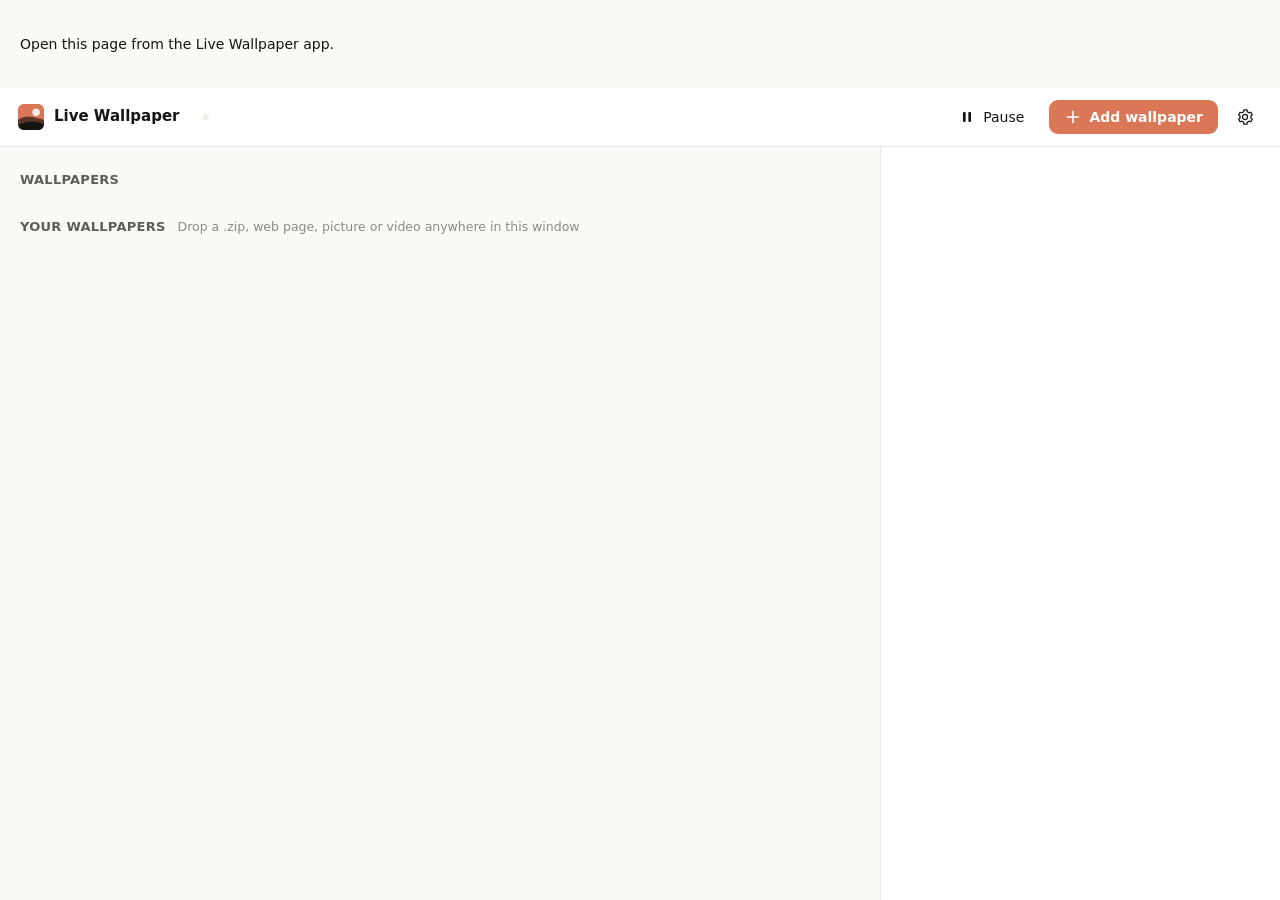
<file: app/ui/index.html>
<!doctype html>
<html lang="en">
<head>
<meta charset="utf-8">
<meta name="viewport" content="width=device-width, initial-scale=1">
<title>Live Wallpaper</title>
<link rel="stylesheet" href="app.css">
</head>
<body>
<svg width="0" height="0" style="position:absolute" aria-hidden="true">
  <symbol id="i-plus" viewBox="0 0 20 20"><path d="M10 4v12M4 10h12" stroke="currentColor" stroke-width="1.8" stroke-linecap="round" fill="none"/></symbol>
  <symbol id="i-gear" viewBox="0 0 20 20"><path d="M10 7.2a2.8 2.8 0 1 0 0 5.6 2.8 2.8 0 0 0 0-5.6Zm6.6 3.9-.1-2.2 1.6-1.4-1.6-2.8-2 .7a6 6 0 0 0-1.9-1.1L12.2 2.2H8.8l-.4 2.1a6 6 0 0 0-1.9 1.1l-2-.7L2.9 7.5l1.6 1.4a6 6 0 0 0 0 2.2l-1.6 1.4 1.6 2.8 2-.7a6 6 0 0 0 1.9 1.1l.4 2.1h3.4l.4-2.1a6 6 0 0 0 1.9-1.1l2 .7 1.6-2.8-1.5-1.4Z" stroke="currentColor" stroke-width="1.4" fill="none" stroke-linejoin="round"/></symbol>
  <symbol id="i-pause" viewBox="0 0 20 20"><rect x="5.5" y="4.5" width="3" height="11" rx="1" fill="currentColor"/><rect x="11.5" y="4.5" width="3" height="11" rx="1" fill="currentColor"/></symbol>
  <symbol id="i-play" viewBox="0 0 20 20"><path d="M6.5 4.6v10.8a.8.8 0 0 0 1.2.7l8.4-5.4a.8.8 0 0 0 0-1.4L7.7 3.9a.8.8 0 0 0-1.2.7Z" fill="currentColor"/></symbol>
  <symbol id="i-more" viewBox="0 0 20 20"><circle cx="4.5" cy="10" r="1.5" fill="currentColor"/><circle cx="10" cy="10" r="1.5" fill="currentColor"/><circle cx="15.5" cy="10" r="1.5" fill="currentColor"/></symbol>
  <symbol id="i-eye" viewBox="0 0 20 20"><path d="M1.8 10S4.8 4.5 10 4.5 18.2 10 18.2 10 15.2 15.5 10 15.5 1.8 10 1.8 10Z" stroke="currentColor" stroke-width="1.5" fill="none"/><circle cx="10" cy="10" r="2.6" stroke="currentColor" stroke-width="1.5" fill="none"/></symbol>
  <symbol id="i-check" viewBox="0 0 20 20"><path d="m4.5 10.5 3.5 3.5 7.5-8" stroke="currentColor" stroke-width="2" fill="none" stroke-linecap="round" stroke-linejoin="round"/></symbol>
  <symbol id="i-off" viewBox="0 0 20 20"><circle cx="10" cy="10" r="6.5" stroke="currentColor" stroke-width="1.6" fill="none"/><path d="m5.4 14.6 9.2-9.2" stroke="currentColor" stroke-width="1.6"/></symbol>
  <symbol id="i-mouse" viewBox="0 0 20 20"><rect x="5.5" y="2.5" width="9" height="15" rx="4.5" stroke="currentColor" stroke-width="1.5" fill="none"/><path d="M10 5.5v3" stroke="currentColor" stroke-width="1.5" stroke-linecap="round"/></symbol>
  <symbol id="i-music" viewBox="0 0 20 20"><path d="M8 15.5V5l8-1.8v10.3" stroke="currentColor" stroke-width="1.5" fill="none"/><circle cx="6" cy="15.5" r="2" fill="currentColor"/><circle cx="14" cy="13.5" r="2" fill="currentColor"/></symbol>
  <symbol id="i-grid" viewBox="0 0 20 20"><rect x="3" y="3" width="5.5" height="5.5" rx="1" stroke="currentColor" stroke-width="1.4" fill="none"/><rect x="11.5" y="3" width="5.5" height="5.5" rx="1" stroke="currentColor" stroke-width="1.4" fill="none"/><rect x="3" y="11.5" width="5.5" height="5.5" rx="1" stroke="currentColor" stroke-width="1.4" fill="none"/><rect x="11.5" y="11.5" width="5.5" height="5.5" rx="1" stroke="currentColor" stroke-width="1.4" fill="none"/></symbol>
  <symbol id="i-wave" viewBox="0 0 20 20"><path d="M2 10h2l2-5 3 10 3-8 2 5 2-2h2" stroke="currentColor" stroke-width="1.5" fill="none" stroke-linejoin="round" stroke-linecap="round"/></symbol>
  <symbol id="i-globe" viewBox="0 0 20 20"><circle cx="10" cy="10" r="7" stroke="currentColor" stroke-width="1.4" fill="none"/><path d="M3 10h14M10 3c2.2 2.2 2.2 11.8 0 14M10 3c-2.2 2.2-2.2 11.8 0 14" stroke="currentColor" stroke-width="1.4" fill="none"/></symbol>
  <symbol id="i-image" viewBox="0 0 20 20"><rect x="2.5" y="4" width="15" height="12" rx="2" stroke="currentColor" stroke-width="1.5" fill="none"/><circle cx="7" cy="8.2" r="1.4" fill="currentColor"/><path d="m4 15 4.5-4.5 3 3 2-2 3 3" stroke="currentColor" stroke-width="1.5" fill="none" stroke-linejoin="round"/></symbol>
  <symbol id="i-x" viewBox="0 0 20 20"><path d="m5 5 10 10M15 5 5 15" stroke="currentColor" stroke-width="1.8" stroke-linecap="round"/></symbol>
</svg>

<header class="bar">
  <div class="brand"><img src="icon.png" alt=""><span>Live Wallpaper</span></div>
  <div class="screens" id="screens" role="radiogroup" aria-label="Which screen"></div>
  <div class="spacer"></div>
  <button class="btn ghost" id="pause" type="button"><svg><use href="#i-pause"/></svg><span>Pause</span></button>
  <button class="btn primary" id="add" type="button"><svg><use href="#i-plus"/></svg><span>Add wallpaper</span></button>
  <button class="btn icon" id="gear" type="button" aria-label="App settings" title="App settings"><svg><use href="#i-gear"/></svg></button>
</header>

<div class="paused-banner" id="paused-banner" hidden>
  Wallpapers are paused. <button class="link" id="resume" type="button">Resume</button>
</div>

<main>
  <section class="library" aria-label="Wallpapers">
    <div class="section-head"><h2>Wallpapers</h2></div>
    <div class="grid" id="grid-builtin"></div>
    <div class="section-head">
      <h2>Your wallpapers</h2>
      <span class="hint">Drop a .zip, web page, picture or video anywhere in this window</span>
    </div>
    <div class="grid" id="grid-user"></div>
  </section>

  <aside class="detail" id="detail" aria-live="polite"></aside>
</main>

<div class="drop" id="drop" hidden><div><svg><use href="#i-plus"/></svg><p>Drop to add as a wallpaper</p></div></div>
<div class="busy" id="busy" hidden><span class="spin"></span><span id="busy-text">Adding…</span></div>
<div class="toasts" id="toasts" role="status"></div>

<div class="menu" id="menu" hidden role="menu"></div>

<dialog id="prefs" aria-labelledby="prefs-title">
  <form method="dialog" class="prefs">
    <div class="prefs-head">
      <h2 id="prefs-title">App settings</h2>
      <button class="btn icon" value="close" aria-label="Close"><svg><use href="#i-x"/></svg></button>
    </div>
    <div class="prefs-body" id="prefs-body"></div>
  </form>
</dialog>

<script src="app.js"></script>
</body>
</html>
</file>
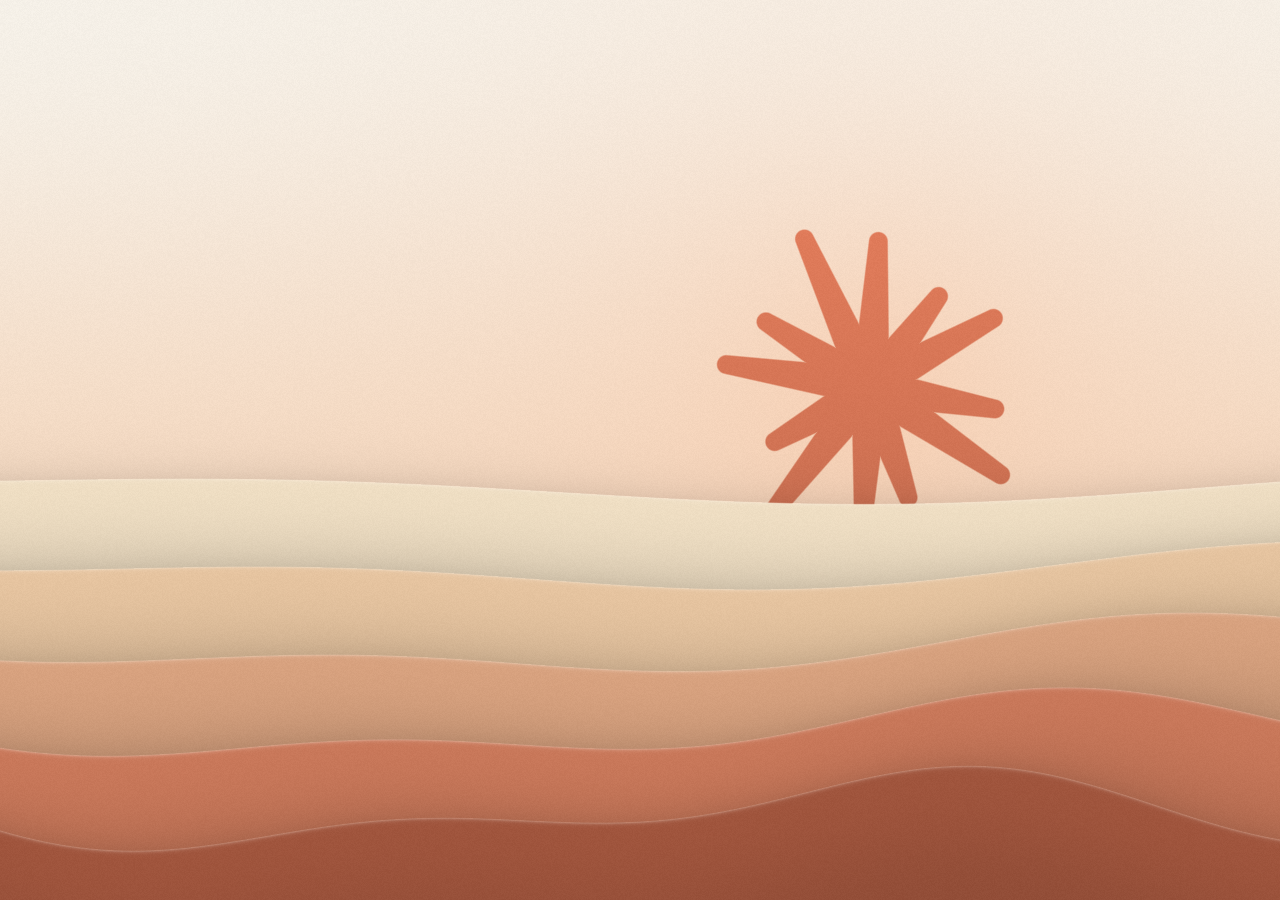
<file: wallpapers/claude-dunes/source/index.html>
<!doctype html>
<html lang="en">
<head>
<meta charset="utf-8">
<meta name="viewport" content="width=device-width, initial-scale=1">
<title>Claude Dunes</title>
<style>
  html, body { margin: 0; height: 100%; overflow: hidden; background: #141413; }
  @media (prefers-color-scheme: light) { html, body { background: #F0EEE6; } }
  #wall, #fallback { position: fixed; inset: 0; width: 100%; height: 100%; display: block; }
  #fallback { display: none; }
  #fallback svg { display: block; width: 100%; height: 100%; }
  .no-gl #wall { display: none; }
  .no-gl #fallback { display: block; }
</style>
</head>
<body>
<canvas id="wall" aria-hidden="true"></canvas>
<div id="fallback" aria-hidden="true"></div>
<script>
(() => {
  'use strict';

  /* ---------- helpers ---------- */
  const clamp = (v, a, b) => Math.min(b, Math.max(a, v));
  const smooth01 = t => { t = clamp(t, 0, 1); return t * t * (3 - 2 * t); };
  const clampInt = (v, a, b) => { const n = Math.round(Number(v)); return Number.isFinite(n) ? clamp(n, a, b) : a; };
  const asBool = v => v === true || v === 'true' || v === 1 || v === '1';
  const TAU = Math.PI * 2;

  /* ---------- settings ----------
     Lively's Customise panel sends these through livelyPropertyListener (see LivelyProperties.json).
     theme: 0 match Windows, 1 light, 2 dark, 3 follow the clock. */
  const FPS = [15, 30, 60];
  const S = { theme: 0, motion: 1, fps: 30, stars: true, grain: true };
  let hourOverride = null;
  // For previewing in a browser, e.g. index.html#theme=3&hour=18.7
  try {
    const q = new URLSearchParams(location.hash.slice(1));
    if (q.has('theme')) S.theme = clampInt(q.get('theme'), 0, 3);
    if (q.has('motion')) S.motion = Math.max(0, Number(q.get('motion')) || 0) / 100;
    if (q.has('fps')) S.fps = FPS[clampInt(q.get('fps'), 0, 2)];
    if (q.has('hour')) hourOverride = clamp(Number(q.get('hour')) || 0, 0, 24);
  } catch (e) { /* no hash */ }

  /* ---------- day and night ---------- */
  const mqDark = matchMedia('(prefers-color-scheme: dark)');
  function clockDark() {
    const d = new Date();
    const h = hourOverride != null ? hourOverride : d.getHours() + d.getMinutes() / 60 + d.getSeconds() / 3600;
    if (h < 6) return 1;
    if (h < 7.5) return 1 - smooth01((h - 6) / 1.5);     // dawn
    if (h < 18) return 0;
    if (h < 19.5) return smooth01((h - 18) / 1.5);       // dusk
    return 1;
  }
  function targetDark() {
    if (S.theme === 1) return 0;
    if (S.theme === 2) return 1;
    if (S.theme === 3) return clockDark();
    return mqDark.matches ? 1 : 0;
  }
  let dark = targetDark();

  /* ---------- the spark: twelve tapered rays of uneven length ---------- */
  const RAY_LEN = [1.0, 0.76, 0.9, 0.68, 0.95, 0.8, 0.72, 0.97, 0.78, 0.87, 0.7, 0.9];
  const RAY_JIT = [0.0, 0.07, -0.05, 0.1, -0.035, 0.05, -0.09, 0.035, -0.07, 0.09, -0.017, 0.05];

  /* ---------- WebGL renderer ---------- */
  const VS = `#version 300 es
void main() {
  vec2 p = vec2(float((gl_VertexID << 1) & 2), float(gl_VertexID & 2));
  gl_Position = vec4(p * 2.0 - 1.0, 0.0, 1.0);
}`;

  // Phases are computed on the CPU in double precision and wrapped, so the motion stays smooth
  // however long the wallpaper runs.
  const FS = `#version 300 es
precision highp float;
uniform vec2 uRes;
uniform float uDark;
uniform vec3 uSun;
uniform float uRot;
uniform float uTw;
uniform float uPh[10];
uniform float uStars;
uniform float uGrain;
out vec4 fragColor;

const float LEN[12] = float[12](1.0, 0.76, 0.9, 0.68, 0.95, 0.8, 0.72, 0.97, 0.78, 0.87, 0.7, 0.9);
const float JIT[12] = float[12](0.0, 0.07, -0.05, 0.1, -0.035, 0.05, -0.09, 0.035, -0.07, 0.09, -0.017, 0.05);

float hash12(vec2 p) {
  vec3 p3 = fract(vec3(p.xyx) * 0.1031);
  p3 += dot(p3, p3.yzx + 33.33);
  return fract((p3.x + p3.y) * p3.z);
}
// 1 at x <= a, 0 at x >= b (a < b), i.e. a falling smoothstep with edge0 < edge1 as GLSL requires
float fall(float a, float b, float x) { return 1.0 - smoothstep(a, b, x); }
float sdUnevenCapsule(vec2 p, float r1, float r2, float h) {
  p.x = abs(p.x);
  float b = (r1 - r2) / h;
  float a = sqrt(1.0 - b * b);
  float k = dot(p, vec2(-b, a));
  if (k < 0.0) return length(p) - r1;
  if (k > a * h) return length(p - vec2(0.0, h)) - r2;
  return dot(p, vec2(a, b)) - r1;
}
float sdSpark(vec2 p, float R, float rot) {
  float lp = length(p);
  if (lp > R * 2.2) return lp - R * 0.95;
  float d = lp - R * 0.15;
  for (int i = 0; i < 12; i++) {
    float a = rot + float(i) * 0.5235988 + JIT[i];
    vec2 dir = vec2(cos(a), sin(a));
    vec2 q = vec2(dot(p, vec2(dir.y, -dir.x)), dot(p, dir));
    d = min(d, sdUnevenCapsule(q, R * 0.105, R * 0.052, R * LEN[i] * 0.9));
  }
  return d;
}
float dune(float x, int i) {
  float fi = float(i);
  float base = -0.035 - fi * 0.092;
  float amp = 0.026 + 0.007 * fi;
  float ph = fi * 1.93;
  return base + amp * (0.62 * sin(x * (2.1 + 0.6 * fi) + ph + uPh[i * 2])
                     + 0.38 * sin(x * (4.9 + 1.1 * fi) - ph * 1.37 - uPh[i * 2 + 1]));
}
vec3 duneCol(int i, float n) {
  vec3 L = vec3(0.937, 0.871, 0.765);
  vec3 D = vec3(0.176, 0.160, 0.148);
  if (i == 1) { L = vec3(0.902, 0.769, 0.627); D = vec3(0.146, 0.133, 0.123); }
  if (i == 2) { L = vec3(0.847, 0.635, 0.498); D = vec3(0.120, 0.110, 0.101); }
  if (i == 3) { L = vec3(0.788, 0.471, 0.353); D = vec3(0.097, 0.089, 0.082); }
  if (i == 4) { L = vec3(0.627, 0.333, 0.239); D = vec3(0.072, 0.067, 0.062); }
  return mix(L, D, n);
}

void main() {
  vec2 P = (gl_FragCoord.xy - 0.5 * uRes) / uRes.y;
  float px = 1.0 / uRes.y;
  float dk = clamp(uDark, 0.0, 1.0);
  float dusk = 4.0 * dk * (1.0 - dk);       // peaks halfway between day and night
  float nTop = smoothstep(0.0, 0.6, dk);    // the upper sky darkens first
  float nHor = smoothstep(0.25, 1.0, dk);   // the horizon holds its light longer
  float nLand = smoothstep(0.0, 0.7, dk);   // dunes turn to silhouettes early

  vec3 top = mix(vec3(0.960, 0.945, 0.914), vec3(0.058, 0.057, 0.054), nTop);
  vec3 hor = mix(vec3(0.957, 0.851, 0.757), vec3(0.160, 0.114, 0.090), nHor);
  top = mix(top, vec3(0.30, 0.20, 0.22), dusk * 0.5);
  hor = mix(hor, vec3(0.88, 0.50, 0.36), dusk * 0.7);
  vec3 col = mix(top, hor, fall(-0.12, 0.52, P.y));

  float sr = length(P - uSun.xy);
  vec3 glow = mix(vec3(0.973, 0.776, 0.651), vec3(0.45, 0.19, 0.11), dk);
  col = mix(col, glow, exp(-sr / (uSun.z * 1.5)) * (0.58 + 0.08 * dusk));

  float starAmt = uStars * smoothstep(0.45, 0.95, dk);
  if (starAmt > 0.002) {
    vec2 g = P * 68.0;
    vec2 id = floor(g);
    vec2 f = fract(g) - 0.5;
    float h = hash12(id);
    if (h > 0.9) {
      vec2 o = vec2(hash12(id + 17.3), hash12(id + 41.9)) - 0.5;
      float sd = length(f - o * 0.6);
      float tw = 0.55 + 0.45 * sin(uTw * (0.6 + 2.0 * h) + h * 60.0);
      col += starAmt * fall(0.0, 0.1, sd) * tw * smoothstep(-0.02, 0.22, P.y) * vec3(1.0, 0.93, 0.86) * 0.85;
    }
  }

  float s = sdSpark(P - uSun.xy, uSun.z, uRot);
  vec3 sc = mix(vec3(0.851, 0.467, 0.341), vec3(0.906, 0.533, 0.392), dk);
  sc = mix(sc, vec3(1.0, 0.66, 0.46), dusk * 0.55);   // brighter at sunset so it reads against the glow
  sc *= 0.93 + 0.11 * clamp((P.y - uSun.y) / uSun.z * 0.5 + 0.5, 0.0, 1.0);
  col += dk * vec3(0.85, 0.36, 0.2) * exp(-max(s, 0.0) / (uSun.z * 0.16)) * 0.42;
  col = mix(col, sc, fall(-px, px, s));

  for (int i = 0; i < 5; i++) {
    float e = P.y - dune(P.x, i);
    col *= 1.0 - exp(-max(e, 0.0) / 0.02) * step(0.0, e) * mix(0.085, 0.3, nLand);
    vec3 lc = duneCol(i, nLand);
    lc = mix(lc, lc * vec3(1.15, 0.92, 0.82), dusk * 0.5);
    float below = max(-e, 0.0);
    lc *= 1.0 - mix(0.09, 0.12, nLand) * smoothstep(0.0, 0.16, below);
    float rim = exp(-below / (1.4 * px));
    lc = mix(lc, mix(vec3(1.0, 0.975, 0.94), vec3(0.88, 0.48, 0.34), nLand), rim * mix(0.34, 0.7, nLand));
    col = mix(col, lc, fall(-px, px, e));
  }

  col += (hash12(gl_FragCoord.xy) - 0.5) * uGrain;
  fragColor = vec4(clamp(col, 0.0, 1.0), 1.0);
}`;

  const canvas = document.getElementById('wall');
  let gl = null, prog = null, U = null, vao = null, glOK = false;

  function compile(type, src) {
    const sh = gl.createShader(type);
    gl.shaderSource(sh, src);
    gl.compileShader(sh);
    if (!gl.getShaderParameter(sh, gl.COMPILE_STATUS)) throw new Error(gl.getShaderInfoLog(sh) || 'shader compile failed');
    return sh;
  }
  function initGL() {
    try {
      if (!gl) gl = canvas.getContext('webgl2', { antialias: false, alpha: false, depth: false, stencil: false, premultipliedAlpha: false, preserveDrawingBuffer: false, powerPreference: 'low-power' });
      if (!gl) return false;
      prog = gl.createProgram();
      gl.attachShader(prog, compile(gl.VERTEX_SHADER, VS));
      gl.attachShader(prog, compile(gl.FRAGMENT_SHADER, FS));
      gl.linkProgram(prog);
      if (!gl.getProgramParameter(prog, gl.LINK_STATUS)) throw new Error(gl.getProgramInfoLog(prog) || 'program link failed');
      U = {};
      ['uRes', 'uDark', 'uSun', 'uRot', 'uTw', 'uPh', 'uStars', 'uGrain'].forEach(n => { U[n] = gl.getUniformLocation(prog, n); });
      vao = gl.createVertexArray();
      return true;
    } catch (e) {
      console.warn('[Claude Dunes] WebGL 2 is unavailable, showing a still image instead.', e);
      return false;
    }
  }

  /* ---------- layout ---------- */
  let sun = [0.29, 0.07, 0.2];
  // The spark sits on the right third so desktop icons on the left stay on calm sky.
  function sunFor(aspect) {
    if (aspect >= 1) return [Math.min(0.18 * aspect, 0.5 * aspect - 0.24), 0.07, 0.2];
    return [0, 0.16, clamp(0.21 * aspect, 0.1, 0.2)];
  }
  let dirty = true;
  function resize() {
    const w = window.innerWidth || 1, h = window.innerHeight || 1;
    const dpr = window.devicePixelRatio || 1;
    let W = Math.round(w * dpr), H = Math.round(h * dpr);
    const maxPx = 3840 * 2160;
    if (W * H > maxPx) { const k = Math.sqrt(maxPx / (W * H)); W = Math.round(W * k); H = Math.round(H * k); }
    W = Math.max(2, W); H = Math.max(2, H);
    if (canvas.width !== W || canvas.height !== H) { canvas.width = W; canvas.height = H; }
    sun = sunFor(W / H);
    dirty = true;
  }

  /* ---------- drawing ---------- */
  // Start from the wall clock so the scene does not reset to the same frame at every sign-in.
  let simTime = (Date.now() / 1000) % 100000;
  const phases = new Float32Array(10);
  function draw() {
    for (let i = 0; i < 5; i++) {
      phases[i * 2] = (simTime * (0.045 + 0.011 * i)) % TAU;
      phases[i * 2 + 1] = (simTime * (0.03 + 0.009 * i)) % TAU;
    }
    gl.viewport(0, 0, canvas.width, canvas.height);
    gl.useProgram(prog);
    gl.bindVertexArray(vao);
    gl.uniform2f(U.uRes, canvas.width, canvas.height);
    gl.uniform1f(U.uDark, dark);
    gl.uniform3f(U.uSun, sun[0], sun[1], sun[2]);
    gl.uniform1f(U.uRot, (simTime * 0.02) % TAU);
    gl.uniform1f(U.uTw, simTime % 3600);
    gl.uniform1fv(U.uPh, phases);
    gl.uniform1f(U.uStars, S.stars ? 1 : 0);
    gl.uniform1f(U.uGrain, S.grain ? 0.022 : 0.005);
    gl.drawArrays(gl.TRIANGLES, 0, 3);
  }

  let lastDraw = 0, paused = false;
  function frame(now) {
    requestAnimationFrame(frame);
    if (!glOK) return;
    if (paused && !dirty) return;
    if (!dirty && now - lastDraw < (1000 / S.fps) * 0.94) return;
    const dt = lastDraw ? Math.min(0.25, (now - lastDraw) / 1000) : 0;
    lastDraw = now;
    const target = targetDark();
    const settled = dark === target;
    if (!settled) {
      dark = target + (dark - target) * Math.exp(-dt * 2.2);
      if (Math.abs(dark - target) < 0.001) dark = target;
    }
    if (!paused) simTime += dt * S.motion;
    if (!dirty && settled && S.motion === 0) return;  // nothing moves: skip the GPU work
    draw();
    dirty = false;
  }

  /* ---------- still fallback when WebGL 2 is missing ---------- */
  const fallback = document.getElementById('fallback');
  const r2 = v => Math.round(v * 100) / 100;
  function rayPath(R, i) {
    const L = r2(R * RAY_LEN[i] * 0.9), a = r2(R * 0.105), b = r2(R * 0.052);
    return `M${-a} 0L${-b} ${-L}A${b} ${b} 0 0 1 ${b} ${-L}L${a} 0A${a} ${a} 0 0 1 ${-a} 0Z`;
  }
  function waveD(y, a, ph, W, H) {
    const n = 5, s = W / n;
    let d = `M0 ${r2(y)} Q${r2(s / 2)} ${r2(y - a * (1 + 0.3 * Math.sin(ph)))} ${r2(s)} ${r2(y + a * 0.2 * Math.sin(ph * 2))}`;
    for (let i = 2; i <= n; i++) d += ` T${r2(i * s)} ${r2(y + a * 0.35 * Math.sin(ph + i * 1.7))}`;
    return d + ` V${H} H0Z`;
  }
  function showFallback() {
    const night = targetDark() >= 0.5;
    const c = night
      ? { sky: ['#111110', '#2A1E18'], glow: '#5A2A1A', sun: '#E2865F', dunes: ['#2D2926', '#252220', '#1E1C1A', '#181614', '#121110'] }
      : { sky: ['#F6F1E8', '#F3D7C2'], glow: '#F7C8AA', sun: '#D97757', dunes: ['#EFE0C6', '#E5C6A3', '#D7A281', '#BF7052', '#A0553D'] };
    const W = 160, H = 100, sx = 109, sy = 43, sr = 19, ys = [55, 64, 73, 82, 91];
    let svg = `<svg viewBox="0 0 ${W} ${H}" preserveAspectRatio="xMidYMid slice" xmlns="http://www.w3.org/2000/svg">`
      + `<defs><linearGradient id="sky" x1="0" y1="0" x2="0" y2="1"><stop offset="0" stop-color="${c.sky[0]}"/><stop offset="1" stop-color="${c.sky[1]}"/></linearGradient>`
      + `<radialGradient id="glow"><stop offset="0" stop-color="${c.glow}" stop-opacity=".9"/><stop offset="1" stop-color="${c.glow}" stop-opacity="0"/></radialGradient></defs>`
      + `<rect width="${W}" height="${H}" fill="url(#sky)"/><circle cx="${sx}" cy="${sy}" r="${sr * 2.4}" fill="url(#glow)"/>`
      + `<g transform="translate(${sx} ${sy})" fill="${c.sun}"><circle r="${r2(sr * 0.15)}"/>`;
    for (let i = 0; i < 12; i++) svg += `<path transform="rotate(${r2(i * 30 + RAY_JIT[i] * 57.29578)})" d="${rayPath(sr, i)}"/>`;
    svg += '</g>';
    c.dunes.forEach((col, i) => { svg += `<path d="${waveD(ys[i], 2.6, i * 1.9, W, H)}" fill="${col}"/>`; });
    fallback.innerHTML = svg + '</svg>';
  }

  /* ---------- Lively Wallpaper hooks ---------- */
  window.livelyPropertyListener = function (name, val) {
    switch (name) {
      case 'theme': S.theme = clampInt(val, 0, 3); break;
      case 'motion': S.motion = Math.max(0, Number(val) || 0) / 100; break;
      case 'fps': S.fps = FPS[clampInt(val, 0, 2)]; break;
      case 'stars': S.stars = asBool(val); break;
      case 'grain': S.grain = asBool(val); break;
      default: return;
    }
    dirty = true;
    if (!glOK) showFallback();
  };
  window.livelyWallpaperPlaybackChanged = function (data) {
    try {
      const o = typeof data === 'string' ? JSON.parse(data) : data;
      paused = !!(o && (o.IsPaused === true || o.isPaused === true));
    } catch (e) { paused = false; }
    if (!paused) lastDraw = 0; // resume without a jump
  };

  /* ---------- start ---------- */
  canvas.addEventListener('webglcontextlost', e => { e.preventDefault(); glOK = false; });
  canvas.addEventListener('webglcontextrestored', () => {
    glOK = initGL();
    document.documentElement.classList.toggle('no-gl', !glOK);
    if (!glOK) showFallback();
    dirty = true;
  });
  const onScheme = () => { dirty = true; if (!glOK) showFallback(); };
  if (mqDark.addEventListener) mqDark.addEventListener('change', onScheme); else mqDark.addListener(onScheme);
  document.addEventListener('visibilitychange', () => { if (!document.hidden) { lastDraw = 0; dirty = true; } });
  addEventListener('resize', resize);

  resize();
  glOK = initGL();
  if (!glOK) {
    document.documentElement.classList.add('no-gl');
    showFallback();
  }
  requestAnimationFrame(frame);
})();
</script>
</body>
</html>
</file>
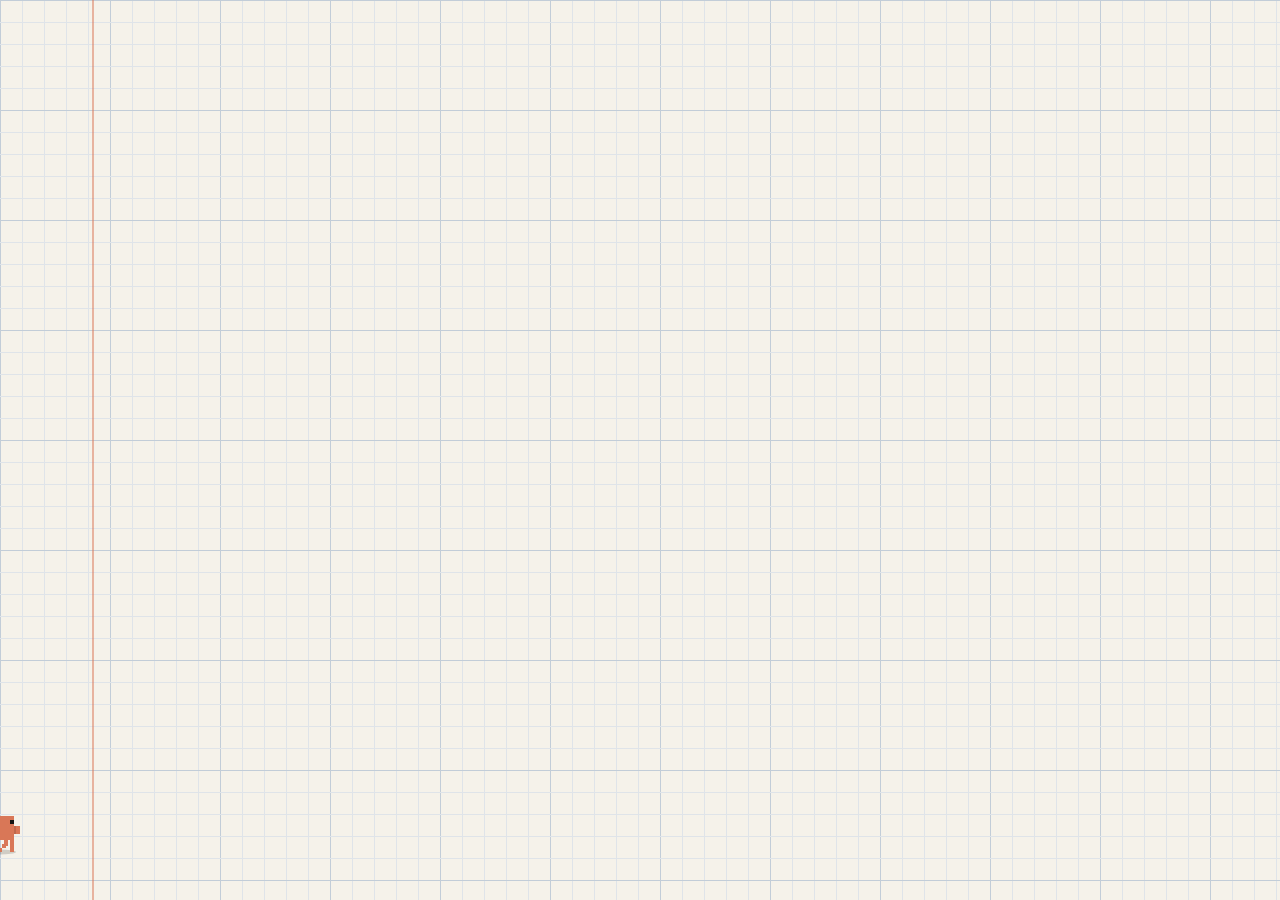
<file: wallpapers/clawd-desk-buddy/source/index.html>
<!doctype html>
<html lang="en">
<head>
<meta charset="utf-8">
<meta name="viewport" content="width=device-width, initial-scale=1">
<title>Clawd Desk Buddy</title>
<style>
  html, body { margin: 0; height: 100%; overflow: hidden; background: #F0EEE6; }
  @media (prefers-color-scheme: dark) { html, body { background: #141413; } }
  #bg, #fx { position: fixed; inset: 0; width: 100%; height: 100%; display: block; }
  #fx { pointer-events: none; }
</style>
</head>
<body>
<canvas id="bg" aria-hidden="true"></canvas>
<canvas id="fx" aria-hidden="true"></canvas>
<script>
// Clawd's sprite frames, taken from the Claude desktop app's @ant/clawd-quest engine (same data as Clawd Dunes).
// Each sprite: palette, body box a0 = [x, y, w, h], a base frame and per-frame pixel deltas.
const CLAWD_SPRITES = {"Walking":{"w":24,"h":18,"palette":["#141413","#be684d","#d97757"],"a0":[0,2,24,16],"base":"....................................................2222222222222222........2222222222222222........2200222222220022........2200222222220022....222222222222222222222222222222222222222222222222222222222222222222222222222222222222222222222222....2222222222222222........2222222222222222........2222222222222222........2222222222222222........22..22....22..22........22..22....22..22........22..22....22..22........22..22....22..22....","deltas":"|||z2,102,112,122,132,142,152,162,172,1g1,1h1,1i1,241,251,261,2i0,2j0,2s1,2t1,2u1,2v2,2x0,2y0,342,352,360,370,3g1,3h1,3i1,3j2,3l0,3m0,3s2,3t2,3w1,3x2,3y2,40.,411,421,431,4k1,4n.,4o.,4p1,4q1,4r1,581,5b.,5c.,5d1,5e1,5f1,5w1,5z.,60.,611,621,631,6k.,6l.,6m.,6n.,6s1,6t1,6u1,7g1,7h1,7i1,841,851,861,8s1,8t1,8u1,94.,95.,982,9g1,9h1,9u.,9w2,a41,a51,ai.,ak2,as1,at1,b6.,b82,bg1,bh1,bu.,bv.|s1,t1,u1,v2,w2,x2,y2,290,2a0,2p1,2q1,2r1,2s2,2t2,2u2,3d1,3e1,3f1,3g2,3h2,3i2,3l2,3m2,3w.,3x.,3y.,5d.,5e.,5f.,5g1,5h1,5i1,61.,62.,63.,641,651,661,6k1,6l2,6m2,8u.,8v.,8w.,8z.,90.,91.,98.,9f1,9k.,9m2,9u2,a31,a5.,aa2,ad2,aq1,ar1,as.,at.,b12,b3.,b7.,b92,be1,bf1,bg.,bh.,bk.,bl.,bp2,br.,bw2,bx2|41,51,61,72,82,92,a2,b2,c2,d2,e2,f2,g2,h2,i2,j2,1l0,1m0,1u0,1v0,211,221,231,242,252,262,2x2,2y2,362,372,3w1,3x2,3y2,4p.,4q.,4r.,4s1,4t1,4u1,6k.,6l.,6m.,84.,871,88.,89.,8d.,8e.,8h.,8s.,8u1,8v1,8x.,8z2,902,92.,942,9f.,9i1,9l.,9m.,9n2,9o2,9s2,9w.,a3.,a51,a8.,a9.,aa.,ab2,ac2,ad.,ai2,ak.,aq.,ar.,aw.,ax.,b02,b2.,b62,b72,b8.,b9.,be.,bf.,bo2,bq.,bu2,bv2,bw.,bx.|4.,5.,6.,7.,8.,9.,a.,b.,c.,d.,e.,f.,g.,h.,i.,j.,1l2,1m2,1u2,1v2,21.,22.,23.,241,251,261,2p.,2q.,2r.,2s1,2t1,2u1,2x0,2y0,360,370,4p1,4q1,4r1,4s2,4t2,4u2,5d1,5e1,5f1,5g2,5h2,5i2,841,872,882,892,8d2,8e2,8h2,8s1,8v2,8w2,8x2,912,922,952,9g.,9h.,9j1,9m2,9o.,9q.,9t2,a4.,a5.,a61,a71,aa2,ac.,ae.,af.,ag2,ah2,aj.,av1,aw1,ay2,az2,b0.,b1.,b42,b52,b7.,bj1,bk1,bm2,bn2,bo.,bp.,bt2,bv.|s.,t.,u.,v.,w.,x.,y.,z.,10.,11.,12.,13.,14.,15.,16.,17.,292,2a2,2i2,2j2,3d.,3e.,3f.,3g1,3h1,3i1,3l0,3m0,3u0,3v0,3w.,3x.,3y.,611,621,631,642,652,662,6k1,6l2,6m2,982,9g1,9h1,9i.,9j.,9k2,9l2,9m.,9n.,9t.,9u.,9w2,a41,a51,a6.,a7.,a82,a92,aa.,ab.,af2,ah.,ai.,aj2,ak2,as1,at1,av2,aw2,ay.,az.,b6.,b72,b82,bg1,bh1,bj2,bk2,bm.,bn.,bs2,bu.|s1,t1,u1,v2,w2,x2,y2,z2,102,112,122,132,142,152,162,172,290,2a0,2i0,2j0,2p1,2q1,2r1,2s2,2t2,2u2,3d1,3e1,3f1,3g2,3h2,3i2,3l2,3m2,3u2,3v2,5d.,5e.,5f.,5g1,5h1,5i1,61.,62.,63.,641,651,661,8u.,8v.,8y.,8z.,90.,91.,94.,95.,98.,9f1,9q2,9s.,9u2,a31,a5.,a62,a72,ae2,ag.,al2,ar1,at.,au2,aw.,b22,b32,b4.,b5.,b7.,b92,bf1,bh.,bj.,bk.,bq2,br2,bs.,bt.|8w.,8y2,9k.,9m2,a6.,a7.,aa2,ad2,al.,aq1,as.,au.,av.,aw2,ax2,b12,b3.,be1,bg.,bp2,br.,bw2,bx2|41,51,61,72,82,92,a2,b2,c2,d2,e2,f2,g2,h2,i2,j2,1l0,1m0,1u0,1v0,211,221,231,242,252,262,2x2,2y2,362,372,3w1,3x2,3y2,4p.,4q.,4r.,4s1,4t1,4u1,6k.,6l.,6m.,84.,871,88.,89.,8d.,8e.,8h.,8s.,8u1,8v1,8x.,8z2,902,92.,942,9f.,9i1,9l.,9m.,9n2,9o2,9s2,9w.,a3.,a51,a8.,a9.,aa.,ab2,ac2,ad.,ai2,ak.,aq.,ar.,aw.,ax.,b02,b2.,b62,b72,b8.,b9.,be.,bf.,bo2,bq.,bu2,bv2,bw.,bx.|4.,5.,6.,7.,8.,9.,a.,b.,c.,d.,e.,f.,g.,h.,i.,j.,1l2,1m2,1u2,1v2,21.,22.,23.,241,251,261,2p.,2q.,2r.,2s1,2t1,2u1,2x0,2y0,360,370,4p1,4q1,4r1,4s2,4t2,4u2,5d1,5e1,5f1,5g2,5h2,5i2,841,872,882,892,8d2,8e2,8h2,8s1,8v2,8w2,8x2,912,922,952,9g.,9h.,9j1,9m2,9o.,9q.,9t2,a4.,a5.,a61,a71,aa2,ac.,ae.,af.,ag2,ah2,aj.,av1,aw1,ay2,az2,b0.,b1.,b42,b52,b7.,bj1,bk1,bm2,bn2,bo.,bp.,bt2,bv.|s.,t.,u.,v.,w.,x.,y.,z.,10.,11.,12.,13.,14.,15.,16.,17.,292,2a2,2i2,2j2,3d.,3e.,3f.,3g1,3h1,3i1,3l0,3m0,3u0,3v0,3w.,3x.,3y.,611,621,631,642,652,662,6k1,6l2,6m2,982,9g1,9h1,9i.,9j.,9k2,9l2,9m.,9n.,9t.,9u.,9w2,a41,a51,a6.,a7.,a82,a92,aa.,ab.,af2,ah.,ai.,aj2,ak2,as1,at1,av2,aw2,ay.,az.,b6.,b72,b82,bg1,bh1,bj2,bk2,bm.,bn.,bs2,bu.|s1,t1,u1,v2,w2,x2,y2,z2,102,112,122,132,142,152,162,172,290,2a0,2i0,2j0,2p1,2q1,2r1,2s2,2t2,2u2,3d1,3e1,3f1,3g2,3h2,3i2,3l2,3m2,3u2,3v2,5d.,5e.,5f.,5g1,5h1,5i1,61.,62.,63.,641,651,661,8u.,8v.,8y.,8z.,90.,91.,94.,95.,98.,9f1,9q2,9s.,9u2,a31,a5.,a62,a72,ae2,ag.,al2,ar1,at.,au2,aw.,b22,b32,b4.,b5.,b7.,b92,bf1,bh.,bj.,bk.,bq2,br2,bs.,bt.|8w.,8y2,9k.,9m2,a6.,a7.,aa2,ad2,al.,aq1,as.,au.,av.,aw2,ax2,b12,b3.,be1,bg.,bp2,br.,bw2,bx2|41,51,61,72,82,92,a2,b2,c2,d2,e2,f2,g2,h2,i2,j2,1l0,1m0,1u0,1v0,211,221,231,242,252,262,2x2,2y2,362,372,3w1,3x2,3y2,4p.,4q.,4r.,4s1,4t1,4u1,6k.,6l.,6m.,84.,871,88.,89.,8d.,8e.,8h.,8s.,8u1,8v1,8x.,8z2,902,92.,942,9f.,9i1,9l.,9m.,9n2,9o2,9s2,9w.,a3.,a51,a8.,a9.,aa.,ab2,ac2,ad.,ai2,ak.,aq.,ar.,aw.,ax.,b02,b2.,b62,b72,b8.,b9.,be.,bf.,bo2,bq.,bu2,bv2,bw.,bx.|4.,5.,6.,7.,8.,9.,a.,b.,c.,d.,e.,f.,g.,h.,i.,j.,1l2,1m2,1u2,1v2,21.,22.,23.,241,251,261,2p.,2q.,2r.,2s1,2t1,2u1,2x0,2y0,360,370,4p1,4q1,4r1,4s2,4t2,4u2,5d1,5e1,5f1,5g2,5h2,5i2,841,872,882,892,8d2,8e2,8h2,8s1,8v2,8w2,8x2,912,922,952,9g.,9h.,9j1,9m2,9o.,9q.,9t2,a4.,a5.,a61,a71,aa2,ac.,ae.,af.,ag2,ah2,aj.,av1,aw1,ay2,az2,b0.,b1.,b42,b52,b7.,bj1,bk1,bm2,bn2,bo.,bp.,bt2,bv.|s.,t.,u.,v.,w.,x.,y.,z.,10.,11.,12.,13.,14.,15.,16.,17.,292,2a2,2i2,2j2,3d.,3e.,3f.,3g1,3h1,3i1,3l0,3m0,3u0,3v0,3w.,3x.,3y.,611,621,631,642,652,662,6k1,6l2,6m2,982,9g1,9h1,9i.,9j.,9k2,9l2,9m.,9n.,9t.,9u.,9w2,a41,a51,a6.,a7.,a82,a92,aa.,ab.,af2,ah.,ai.,aj2,ak2,as1,at1,av2,aw2,ay.,az.,b6.,b72,b82,bg1,bh1,bj2,bk2,bm.,bn.,bs2,bu.|s1,t1,u1,v2,w2,x2,y2,z2,102,112,122,132,142,152,162,172,290,2a0,2i0,2j0,2p1,2q1,2r1,2s2,2t2,2u2,3d1,3e1,3f1,3g2,3h2,3i2,3l2,3m2,3u2,3v2,5d.,5e.,5f.,5g1,5h1,5i1,61.,62.,63.,641,651,661,8u.,8v.,8y.,8z.,90.,91.,94.,95.,98.,9f1,9q2,9s.,9u2,a31,a5.,a62,a72,ae2,ag.,al2,ar1,at.,au2,aw.,b22,b32,b4.,b5.,b7.,b92,bf1,bh.,bj.,bk.,bq2,br2,bs.,bt.|8w.,8y2,9k.,9m2,a6.,a7.,aa2,ad2,al.,aq1,as.,au.,av.,aw2,ax2,b12,b3.,be1,bg.,bp2,br.,bw2,bx2|41,51,61,72,82,92,a2,b2,c2,d2,e2,f2,g2,h2,i2,j2,1l0,1m0,1u0,1v0,211,221,231,242,252,262,2x2,2y2,362,372,3w1,3x2,3y2,4p.,4q.,4r.,4s1,4t1,4u1,6k.,6l.,6m.,84.,871,88.,89.,8d.,8e.,8h.,8s.,8u1,8v1,8x.,8z2,902,92.,942,9f.,9i1,9l.,9m.,9n2,9o2,9s2,9w.,a3.,a51,a8.,a9.,aa.,ab2,ac2,ad.,ai2,ak.,aq.,ar.,aw.,ax.,b02,b2.,b62,b72,b8.,b9.,be.,bf.,bo2,bq.,bu2,bv2,bw.,bx.|4.,5.,6.,7.,8.,9.,a.,b.,c.,d.,e.,f.,g.,h.,i.,j.,1l2,1m2,1u2,1v2,21.,22.,23.,241,251,261,2p.,2q.,2r.,2s1,2t1,2u1,2x0,2y0,360,370,4p1,4q1,4r1,4s2,4t2,4u2,5d1,5e1,5f1,5g2,5h2,5i2,841,872,882,892,8d2,8e2,8h2,8s1,8v2,8w2,8x2,912,922,952,9g.,9h.,9j1,9m2,9o.,9q.,9t2,a4.,a5.,a61,a71,aa2,ac.,ae.,af.,ag2,ah2,aj.,av1,aw1,ay2,az2,b0.,b1.,b42,b52,b7.,bj1,bk1,bm2,bn2,bo.,bp.,bt2,bv.|s.,t.,u.,v.,w.,x.,y.,z.,10.,11.,12.,13.,14.,15.,16.,17.,292,2a2,2i2,2j2,3d.,3e.,3f.,3g1,3h1,3i1,3l0,3m0,3u0,3v0,3w.,3x.,3y.,611,621,631,642,652,662,6k1,6l2,6m2,982,9g1,9h1,9i.,9j.,9k2,9l2,9m.,9n.,9t.,9u.,9w2,a41,a51,a6.,a7.,a82,a92,aa.,ab.,af2,ah.,ai.,aj2,ak2,as1,at1,av2,aw2,ay.,az.,b6.,b72,b82,bg1,bh1,bj2,bk2,bm.,bn.,bs2,bu.|s1,t1,u1,v2,w2,x2,y2,z2,102,112,122,132,142,152,162,172,290,2a0,2i0,2j0,2p1,2q1,2r1,2s2,2t2,2u2,3d1,3e1,3f1,3g2,3h2,3i2,3l2,3m2,3u2,3v2,5d.,5e.,5f.,5g1,5h1,5i1,61.,62.,63.,641,651,661,8u.,8v.,8y.,8z.,90.,91.,94.,95.,98.,9f1,9q2,9s.,9u2,a31,a5.,a62,a72,ae2,ag.,al2,ar1,at.,au2,aw.,b22,b32,b4.,b5.,b7.,b92,bf1,bh.,bj.,bk.,bq2,br2,bs.,bt.|s.,t.,u.,v.,w.,x.,y.,z.,10.,11.,12.,13.,14.,15.,16.,17.,1g2,1h2,1i2,242,252,262,292,2a2,2i2,2j2,2p.,2q.,2r.,2u0,2v0,2x2,2y2,340,350,362,372,3d.,3e.,3f.,3i0,3j0,3s0,3t0,402,412,422,432,4k2,4n2,4o2,4p2,4q2,4r2,582,5b2,5c2,5d2,5e2,5f2,5g2,5h2,5i2,5w2,5z2,602,612,622,632,642,652,662,6k2,6n2,6s2,6t2,6u2,7g2,7h2,7i2,842,852,862,8s2,8t2,8u2,8v2,8y2,8z2,902,912,942,952,9f.,9g2,9h2,9w.,a3.,a42,a52,a6.,a7.,ai2,ak.,al.,ar.,as2,at2,au.,av.,aw2,ax2,b62,b72,b8.,b9.,bf.,bg2,bh2,bk2,bl2,bu2,bv2||"},"Waving":{"w":24,"h":21,"palette":["#141413","#be684d","#d97757"],"a0":[0,5,24,16],"base":"............................................................................................................................2222222222222222........2222222222222222........2200222222220022........2200222222220022....222222222222222222222222222222222222222222222222222222222222222222222222222222222222222222222222....2222222222222222........2222222222222222........2222222222222222........2222222222222222........22..22....22..22........22..22....22..22........22..22....22..22........22..22....22..22....","deltas":"|||3g.,3h.,3i.,3j.,3k.,3l.,3m.,3n.,3o.,3p.,3q.,3r.,3s.,3t.,3u.,3v.,44.,45.,46.,47.,48.,49.,4a.,4b.,4c.,4d.,4e.,4f.,4g.,4h.,4i.,4j.,4u2,4v2,542,552,5i2,5j2,5s2,5t2,60.,61.,62.,63.,6k.,6l.,6m.,6n.,6o.,6p.,6q.,6r.,78.,79.,7a.,7b.,7c.,7d.,7e.,7f.,7w.,7x.,7y.,7z.,80.,81.,82.,83.,860,870,8g0,8h0,8k.,8l.,8m.,8n.,8o2,8p2,8q2,8r2,8u0,8v0,940,950,982,992,9a2,9b2,9c2,9d2,9e2,9f2,9w2,9x2,9y2,9z2,a02,a12,a22,a32,ak2,al2,am2,an2,ao2,ap2,aq2,ar2,b82,b92,ba2,bb2,bi2,bj2,bm2,bn2,bo2,bp2,bs2,bt2,c62,c72,ca2,cb2,cc2,cd2,cg2,ch2,cs1,ct1,cw1,cx1,d21,d31,d61,d71|i2,j2,k2,l2,162,172,182,192,1a2,1u1,1v1,1w1,1x2,1y2,2c2,2d2,2e2,2f2,2g2,2h2,2i2,2j2,2k1,2l2,2m2,2u2,2v2,2w2,2x2,2y2,2z2,302,312,322,332,342,352,362,372,381,392,3a2,3b2,3g2,3h2,3i2,3j2,3k2,3l2,3m2,3n2,3o2,3p2,3q2,3r2,3s0,3t0,3u2,3v2,3w1,3x2,3y2,3z2,442,452,460,470,482,492,4a2,4b2,4c2,4d2,4e2,4f2,4g0,4h0,4i2,4j2,4k1,4l2,4m2,4n2,4u0,4v0,581,592,5a2,5b2,6o2,6p2,6q2,6r2,7c2,7d2,7e2,7f2,802,812,822,832,862,872,8g2,8h2,8u2,8v2,942,952,98.,99.,9a.,9b.,9c.,9d.,9e.,9f.,9w.,9x.,9y.,9z.,a0.,a1.,a2.,a3.,ag.,ah.,ak.,al.,am.,an.,ao.,ap.,aq.,ar.,au.,av.,b0.,b1.,b4.,b5.,b8.,b9.,ba.,bb.,bi.,bj.,bm.,bn.,bo.,bp.,bs.,bt.,c6.,c7.,ca.,cb.,cc.,cd.,cg.,ch.,cs2,ct2,cw2,cx2,d22,d32,d62,d72|i.,j.,k.,l.,142,152,18.,19.,1a.,1s2,1t2,1u2,1v2,1w.,1x.,1y.,2c.,2d.,2e.,2f.,2g1,2h1,2i1,2j1,2k.,2l.,2m.,2u.,2v.,2w.,2x.,2y.,2z.,38.,39.,3a.,3b.,3s2,3t2,3w.,3x.,3y.,3z.,462,472,4k.,4l.,4m.,4n.,540,550,58.,59.,5a.,5b.,5i0,5j0,602,612,622,632,8o.,8p.,8q.,8r.,ag2,ah2,au2,av2,b02,b12,b42,b52|132,17.,1r2,1v.,2f1,2j.,60.,61.,62.,63.,8o2,8p2,8q2,8r2|13.,172,1r.,1v2,2f.,2j1|132,17.,1r2,1v.,2f1,2j.|13.,172,1r.,1v2,2f.,2j1|132,17.,1r2,1v.,2f1,2j.|13.,172,1r.,1v2,2f.,2j1|132,17.,1r2,1v.,2f1,2j.|13.,172,1r.,1v2,2f.,2j1|132,17.,1r2,1v.,2f1,2j.|13.,14.,15.,172,182,192,1r.,1s.,1t.,1v2,1w2,1x2,1y2,2f.,2g.,2h.,2j1,2k1,2l2,2m2,381,392,3a2,3w1,3x2,3y2,3z2,4k1,4l2,4m2,4n2,581,592,5a2,5b2,5w1,5x2,5y2,5z2,6o.,6p.,6q.,6r.,9c2,9d2,9e2,9f2"},"Swaying":{"w":28,"h":17,"palette":["#141413","#d97757"],"a0":[2,1,24,16],"base":"..................................1111111111111111............1111111111111111............1100111111110011............1100111111110011........111111111111111111111111....111111111111111111111111....111111111111111111111111....111111111111111111111111........1111111111111111............1111111111111111............1111111111111111............1111111111111111............11..11....11..11............11..11....11..11............11..11....11..11............11..11....11..11......","deltas":"|||||y.,z.,10.,11.,12.,13.,14.,15.,16.,17.,18.,19.,1a.,1b.,1c.,1d.,2k1,2l1,2u1,2v1,3y.,3z.,40.,41.,440,450,4e0,4f0,4i.,4j.,4k.,4l.,4q.,4r.,4s.,4t.,5a.,5b.,5c.,5d.,5i.,5j.,5k.,5l.,62.,63.,64.,65.,721,731,741,751,7m1,7n1,7o1,7p1,7u1,7v1,7w1,7x1,8e1,8f1,8g1,8h1,8m1,8n1,8o1,8p1,961,971,981,991,a91,ac1,ad1,ag1,ah1,ai1,aj1,am1,an1,aq1,b11,b3.,b51,b81,b91,ba1,bb1,be1,bg.,bi1,bt1,bx1,c61,ca1||d1,e1,f1,g1,h1,i1,j1,k1,x1,y1,z1,101,111,121,131,141,151,161,171,181,191,1a1,1b1,1c1,1p1,210,220,25.,2h1,2j0,2k0,2t0,2u0,2y1,2z1,301,391,3b0,3d1,3m1,3n1,3q1,3r1,3s1,411,441,451,4e1,4f1,4i1,4j1,4k1,4p1,4q1,4r1,4s1,4t1,5a1,5b1,5c1,5h1,5i1,5j1,5k1,5l1,61.,691,6t.,6u.,6v.,6w.,6x.,711,7l.,7m.,7n.,7o.,7p.,7u.,7v.,7w.,8d.,8e.,8f.,8g.,8h.,8m.,8n.,8o.,8p.,96.,97.,98.,99.,9u.,9v.,a9.,ac.,ad.,ag.,ah.,ai.,aj.,am.,an.,b1.,b31,b5.,b8.,b9.,ba.,bb.,be.,bt.,bx.,c6.,c8.,d0.,d1.||c1,k.,w1,1c.,1o1,200,221,251,261,271,2g1,2i0,2k1,2s0,2u1,30.,381,3a0,3c1,3s.,401,4k.,4p.,4q.,4r.,58.,59.,5a.,5b.,5c.,5g1,60.,681,6s.,701,7s1,7t1,7u1,7v1,7w1,8d1,8p1,9h1,9t.,9y1,a91,ab.,ad1,af.,aj1,al.,ao.,b11,b51,bb1,c9.,ca.|||c.,k1,w.,1c1,1o.,201,220,25.,26.,27.,2g.,2i1,2k0,2s1,2u0,301,38.,3a1,3c0,3s1,40.,4k1,4p1,4q1,4r1,581,591,5a1,5b1,5c1,5g.,601,68.,6s1,70.,7s.,7t.,7u.,7v.,7w.,8d.,8p.,9h.,9t1,9y.,a9.,ab1,ad.,af1,aj.,al1,ao1,b1.,b5.,bb.,c91,ca1||d.,e.,f.,g.,h.,i.,j.,k.,x.,y.,z.,10.,11.,12.,13.,14.,15.,16.,17.,18.,19.,1a.,1b.,1c.,1p.,211,221,251,2h.,2j1,2k1,2t1,2u1,2y.,2z.,30.,39.,3b1,3d0,3m0,3n0,3q.,3r.,3s.,41.,440,450,4e0,4f0,4i.,4j.,4k.,4p.,4q.,4r.,4s.,4t.,5a.,5b.,5c.,5h.,5i.,5j.,5k.,5l.,611,69.,6t1,6u1,6v1,6w1,6x1,71.,7l1,7m1,7n1,7o1,7p1,7u1,7v1,7w1,8d1,8e1,8f1,8g1,8h1,8m1,8n1,8o1,8p1,961,971,981,991,9u1,9v1,a91,ac1,ad1,ag1,ah1,ai1,aj1,am1,an1,b11,b3.,b51,b81,b91,ba1,bb1,be1,bt1,bx1,c61,c81,d01,d11||71,81,91,a1,b1,c1,d1,e1,z1,101,111,121,131,141,151,161,171,181,191,1a1,1b1,1c1,1d1,1e1,1q.,1t0,1u0,261,2f1,2g1,2h1,2l0,2m0,2v0,2w0,2y1,371,381,391,3c1,3d1,3m1,3o0,3q1,3z1,401,411,441,451,4e1,4f1,4i1,4r1,4s1,4t1,5a1,5b1,5c1,5d1,5e1,5m.,621,631,641,651,661,6a.,6b.,6c.,6d.,6e.,6y1,72.,73.,74.,75.,76.,7q1,7u.,7v.,7w.,7x.,7y.,8f.,8g.,8h.,8m.,8n.,8o.,8p.,96.,97.,98.,99.,9k.,9l.,ac.,ad.,ag.,ah.,ai.,aj.,am.,an.,aq.,b5.,b8.,b9.,ba.,bb.,be.,bg1,bi.,bv.,bx.,c6.,ca.,cm.,cn.||7.,f1,z.,1f1,1o1,1p1,1q1,1t1,1v0,271,2f.,2l1,2n0,2v1,2x0,2z1,37.,3n1,3p0,3r1,3z.,4j1,4r.,4s.,4t.,4u.,4v.,5c.,5d.,5e.,5n.,671,6f.,6z1,7r1,7y1,8f1,8g1,8h1,8i1,8j1,961,9h1,9m.,9y1,ab.,ae.,ag1,ak.,am1,ao.,aq1,b81,be1,bi1,bt.,bu.|||71,f.,z1,1f.,1o.,1p.,1q.,1t0,1v1,27.,2f1,2l0,2n1,2v0,2x1,2z.,371,3n0,3p1,3r.,3z1,4j.,4r1,4s1,4t1,4u1,4v1,5c1,5d1,5e1,5n1,67.,6f1,6z.,7r.,7y.,8f.,8g.,8h.,8i.,8j.,96.,9h.,9m1,9y.,ab1,ae1,ag.,ak1,am.,ao1,aq.,b8.,be.,bi.,bt1,bu1||7.,8.,9.,a.,b.,c.,d.,e.,z.,10.,11.,12.,13.,14.,15.,16.,17.,18.,19.,1a.,1b.,1c.,1d.,1e.,1q1,1t1,1u1,26.,2f.,2g.,2h.,2l1,2m1,2v1,2w1,2y.,37.,38.,39.,3c0,3d0,3m0,3o1,3q.,3z.,40.,41.,440,450,4e0,4f0,4i.,4r.,4s.,4t.,5a.,5b.,5c.,5d.,5e.,5m1,62.,63.,64.,65.,66.,6a1,6b1,6c1,6d1,6e1,6y.,721,731,741,751,761,7q.,7u1,7v1,7w1,7x1,7y1,8f1,8g1,8h1,8m1,8n1,8o1,8p1,961,971,981,991,9k1,9l1,ac1,ad1,ag1,ah1,ai1,aj1,am1,an1,aq1,b51,b81,b91,ba1,bb1,be1,bg.,bi1,bv1,bx1,c61,ca1,cm1,cn1||d1,e1,f1,g1,h1,i1,j1,k1,x1,y1,z1,101,111,121,131,141,151,161,171,181,191,1a1,1b1,1c1,1p1,210,220,25.,2h1,2j0,2k0,2t0,2u0,2y1,2z1,301,391,3b0,3d1,3m1,3n1,3q1,3r1,3s1,411,441,451,4e1,4f1,4i1,4j1,4k1,4p1,4q1,4r1,4s1,4t1,5a1,5b1,5c1,5h1,5i1,5j1,5k1,5l1,61.,691,6t.,6u.,6v.,6w.,6x.,711,7l.,7m.,7n.,7o.,7p.,7u.,7v.,7w.,8d.,8e.,8f.,8g.,8h.,8m.,8n.,8o.,8p.,96.,97.,98.,99.,9u.,9v.,a9.,ac.,ad.,ag.,ah.,ai.,aj.,am.,an.,b1.,b31,b5.,b8.,b9.,ba.,bb.,be.,bt.,bx.,c6.,c8.,d0.,d1.||c1,k.,w1,1c.,1o1,200,221,251,261,271,2g1,2i0,2k1,2s0,2u1,30.,381,3a0,3c1,3s.,401,4k.,4p.,4q.,4r.,58.,59.,5a.,5b.,5c.,5g1,60.,681,6s.,701,7s1,7t1,7u1,7v1,7w1,8d1,8p1,9h1,9t.,9y1,a91,ab.,ad1,af.,aj1,al.,ao.,b11,b51,bb1,c9.,ca.|||c.,k1,w.,1c1,1o.,201,220,25.,26.,27.,2g.,2i1,2k0,2s1,2u0,301,38.,3a1,3c0,3s1,40.,4k1,4p1,4q1,4r1,581,591,5a1,5b1,5c1,5g.,601,68.,6s1,70.,7s.,7t.,7u.,7v.,7w.,8d.,8p.,9h.,9t1,9y.,a9.,ab1,ad.,af1,aj.,al1,ao1,b1.,b5.,bb.,c91,ca1||d.,e.,f.,g.,h.,i.,j.,k.,x.,y.,z.,10.,11.,12.,13.,14.,15.,16.,17.,18.,19.,1a.,1b.,1c.,1p.,211,221,251,2h.,2j1,2k1,2t1,2u1,2y.,2z.,30.,39.,3b1,3d0,3m0,3n0,3q.,3r.,3s.,41.,440,450,4e0,4f0,4i.,4j.,4k.,4p.,4q.,4r.,4s.,4t.,5a.,5b.,5c.,5h.,5i.,5j.,5k.,5l.,611,69.,6t1,6u1,6v1,6w1,6x1,71.,7l1,7m1,7n1,7o1,7p1,7u1,7v1,7w1,8d1,8e1,8f1,8g1,8h1,8m1,8n1,8o1,8p1,961,971,981,991,9u1,9v1,a91,ac1,ad1,ag1,ah1,ai1,aj1,am1,an1,b11,b3.,b51,b81,b91,ba1,bb1,be1,bt1,bx1,c61,c81,d01,d11||71,81,91,a1,b1,c1,d1,e1,z1,101,111,121,131,141,151,161,171,181,191,1a1,1b1,1c1,1d1,1e1,1q.,1t0,1u0,261,2f1,2g1,2h1,2l0,2m0,2v0,2w0,2y1,371,381,391,3c1,3d1,3m1,3o0,3q1,3z1,401,411,441,451,4e1,4f1,4i1,4r1,4s1,4t1,5a1,5b1,5c1,5d1,5e1,5m.,621,631,641,651,661,6a.,6b.,6c.,6d.,6e.,6y1,72.,73.,74.,75.,76.,7q1,7u.,7v.,7w.,7x.,7y.,8f.,8g.,8h.,8m.,8n.,8o.,8p.,96.,97.,98.,99.,9k.,9l.,ac.,ad.,ag.,ah.,ai.,aj.,am.,an.,aq.,b5.,b8.,b9.,ba.,bb.,be.,bg1,bi.,bv.,bx.,c6.,ca.,cm.,cn.||7.,f1,z.,1f1,1o1,1p1,1q1,1t1,1v0,271,2f.,2l1,2n0,2v1,2x0,2z1,37.,3n1,3p0,3r1,3z.,4j1,4r.,4s.,4t.,4u.,4v.,5c.,5d.,5e.,5n.,671,6f.,6z1,7r1,7y1,8f1,8g1,8h1,8i1,8j1,961,9h1,9m.,9y1,ab.,ae.,ag1,ak.,am1,ao.,aq1,b81,be1,bi1,bt.,bu.|||71,f.,z1,1f.,1o.,1p.,1q.,1t0,1v1,27.,2f1,2l0,2n1,2v0,2x1,2z.,371,3n0,3p1,3r.,3z1,4j.,4r1,4s1,4t1,4u1,4v1,5c1,5d1,5e1,5n1,67.,6f1,6z.,7r.,7y.,8f.,8g.,8h.,8i.,8j.,96.,9h.,9m1,9y.,ab1,ae1,ag.,ak1,am.,ao1,aq.,b8.,be.,bi.,bt1,bu1||7.,8.,9.,a.,b.,c.,d.,e.,z.,10.,11.,12.,13.,14.,15.,16.,17.,18.,19.,1a.,1b.,1c.,1d.,1e.,1q1,1t1,1u1,26.,2f.,2g.,2h.,2l1,2m1,2v1,2w1,2y.,37.,38.,39.,3c0,3d0,3m0,3o1,3q.,3z.,40.,41.,440,450,4e0,4f0,4i.,4r.,4s.,4t.,5a.,5b.,5c.,5d.,5e.,5m1,62.,63.,64.,65.,66.,6a1,6b1,6c1,6d1,6e1,6y.,721,731,741,751,761,7q.,7u1,7v1,7w1,7x1,7y1,8f1,8g1,8h1,8m1,8n1,8o1,8p1,961,971,981,991,9k1,9l1,ac1,ad1,ag1,ah1,ai1,aj1,am1,an1,aq1,b51,b81,b91,ba1,bb1,be1,bg.,bi1,bv1,bx1,c61,ca1,cm1,cn1||y1,z1,101,111,121,131,141,151,161,171,181,191,1a1,1b1,1c1,1d1,2k0,2l0,2u0,2v0,3y1,3z1,401,411,441,451,4e1,4f1,4i1,4j1,4k1,4l1,4q1,4r1,4s1,4t1,5a1,5b1,5c1,5d1,5i1,5j1,5k1,5l1,621,631,641,651,72.,73.,74.,75.,7m.,7n.,7o.,7p.,7u.,7v.,7w.,7x.,8e.,8f.,8g.,8h.,8m.,8n.,8o.,8p.,96.,97.,98.,99.,a9.,ac.,ad.,ag.,ah.,ai.,aj.,am.,an.,aq.,b1.,b31,b5.,b8.,b9.,ba.,bb.,be.,bg1,bi.,bt.,bx.,c6.,ca.||||"},"Turning":{"w":24,"h":17,"palette":["#141413","#be684d","#d97757"],"a0":[0,1,24,16],"base":"............................2222222222222222........2222222222222222........2200222222220022........2200222222220022....222222222222222222222222222222222222222222222222222222222222222222222222222222222222222222222222....2222222222222222........2222222222222222........2222222222222222........2222222222222222........22..22....22..22........22..22....22..22........22..22....22..22........22..22....22..22....","deltas":"|||s.,t.,u.,v.,w.,x.,y.,z.,10.,11.,12.,13.,14.,15.,16.,17.,262,272,2g2,2h2,2u2,2v2,342,352,3c.,3d.,3e.,3f.,3i0,3j0,3k0,3r0,3s0,3t0,3w.,3x.,3y.,3z.,602,612,622,632,6k2,6l2,6m2,6n2,8u2,8v2,8y2,8z2,902,912,942,952|41,51,61,72,82,92,a2,b2,c2,d2,e2,f2,g2,h2,i2,j2,s1,t1,u1,v2,w2,x2,y2,z2,102,112,122,132,142,152,162,172,1g1,1h1,1i1,1l0,1m0,1t0,1u0,241,251,261,290,2a0,2h0,2i0,2o1,2p1,2q1,2r2,382,392,3a2,3c1,3d1,3e1,3f2,3i2,3j2,3k2,3r2,3s2,3t2,3w2,3x2,3y2,401,411,421,4n.,4o1,4p1,4q1,5b.,5c.,5d.,5e.,5f.,5g1,5h1,5i1,5w.,5x.,5y.,5z.,60.,61.,62.,63.,641,651,661,6k.,6l.,6m.,6n.,6s1,6t1,6u1,7g1,7h1,7i1,841,851,861,8s1,8t1,8u.,8v.,8w.,8z.,90.,93.,94.,95.,9g1,9h1,9i1,9k.,9m2,9p2,9r.,9t2,a4.,a51,a61,a8.,aa2,ad2,af.,ah2,aj.,as.,at.,aw.,ay2,b12,b3.,b6.,b7.|4.,5.,6.,7.,8.,9.,a.,b.,c.,d.,e.,f.,g.,h.,i.,j.,1l2,1m2,1t2,1u2,2o.,2p.,2q.,2r.,2s1,2t1,2u1,2x0,2y0,350,360,38.,39.,3a.,5c1,5d1,5e1,5f2,5g2,5h2,5i2,5w2,5x2,5y2,8s.,8u1,952,97.,9g.,9v.,at1,au1,b52,b62||||||||||s.,t.,u.,v.,w.,x.,y.,z.,10.,11.,12.,13.,14.,15.,16.,17.,1g2,1h2,1i2,242,252,262,292,2a2,2h2,2i2,2s2,2t2,2u2,2x2,2y2,352,362,3c.,3d.,3e.,3f.,3i0,3j0,3k0,3r0,3s0,3t0,3w.,3x.,3y.,402,412,422,4n2,4o2,4p2,4q2,5b2,5c2,5d2,5e2,5z2,602,612,622,632,642,652,662,6k2,6l2,6m2,6n2,6s2,6t2,6u2,7g2,7h2,7i2,842,852,862,8s2,8t2,8u2,8v2,8w2,8z2,902,932,942,972,9g2,9h2,9i.,9k2,9m.,9p.,9r2,9t.,9v2,a42,a52,a6.,a82,aa.,ad.,af2,ah.,aj2,as2,at2,au.,aw2,ay.,b1.,b32,b5.,b72|32,42,52,62,72,82,92,a2,b2,c2,d2,e2,f2,g1,h1,i1,r2,s2,t2,u2,v2,w2,x2,y2,z2,102,112,122,132,141,151,161,1f2,1g0,1h0,1o0,1p0,1s1,1t1,1u1,1v.,232,240,250,2c0,2d0,2g1,2h1,2i1,2j.,2o2,2p2,2q2,2r2,381,391,3a1,3c2,3d2,3e2,3f2,3i2,3j2,3k2,3r2,3s2,3t2,3w1,3x1,3y1,4k1,4l1,4m1,4n.,581,591,5a1,5b.,5c.,5d.,5e.,5s1,5t1,5u1,5v.,5w.,5x.,5y.,5z.,60.,61.,62.,6g1,6h1,6i1,6j.,6k.,6l.,6m.,6n.,6r2,741,751,761,77.,7f2,7s1,7t1,7u1,7v.,832,8g1,8h1,8i1,8j.,8r2,8t.,8u.,8v.,8y.,8z.,92.,93.,94.,951,961,97.,9f2,9o2,9p2,9q.,9r.,9s1,9t1,9u1,9v.,ac2,ad2,ae.,af.,ag1,ah1,ai.,aj.,as.,at.,b02,b12,b2.,b3.,b6.,b7.|3.,4.,5.,6.,7.,8.,9.,a.,b.,c.,d.,e.,f.,g.,h.,i.,1g2,1h2,1o2,1p2,2o.,2p.,2q.,2s0,2t0,300,310,341,351,361,37.,38.,39.,3a.,5c2,5d2,5e2,5s2,5t2,5u2,5v2,5w1,5x1,5y1,8r.,8t2,941,96.,9f.,9u.,as2,at2,b41,b51||||||||"},"DancingHappy":{"w":24,"h":17,"palette":["#141413","#be684d","#d97757"],"a0":[0,1,24,16],"base":"............................2222222222222222........2222222222222222........2200222222220022........2200222222220022....222222222222222222222222222222222222222222222222222222222222222222222222222222222222222222222222....2222222222222222........2222222222222222........2222222222222222........2222222222222222........22..22....22..22........22..22....22..22........22..22....22..22........22..22....22..22....","deltas":"||||||s.,t.,u.,v.,w.,x.,y.,z.,10.,11.,12.,13.,14.,15.,16.,17.,262,272,2g2,2h2,2u2,2v2,342,352,3c.,3d.,3e.,3f.,3i0,3j0,3k0,3r0,3s0,3t0,3w.,3x.,3y.,3z.,602,612,622,632,6k2,6l2,6m2,6n2,8u2,8v2,8y2,8z2,902,912,942,952|41,51,61,72,82,92,a2,b2,c2,d2,e2,f2,g2,h2,i2,j2,s1,t1,u1,v2,w2,x2,y2,z2,102,112,122,132,142,152,162,172,1g1,1h1,1i1,1l0,1m0,1t0,1u0,241,251,261,290,2a0,2h0,2i0,2o1,2p1,2q1,2r2,382,392,3a2,3c1,3d1,3e1,3f2,3i2,3j2,3k2,3r2,3s2,3t2,3w2,3x2,3y2,401,411,421,4n.,4o1,4p1,4q1,5b.,5c.,5d.,5e.,5f.,5g1,5h1,5i1,5w.,5x.,5y.,5z.,60.,61.,62.,63.,641,651,661,6k.,6l.,6m.,6n.,6s1,6t1,6u1,7g1,7h1,7i1,841,851,861,8s1,8t1,8u.,8v.,8w.,8z.,90.,93.,94.,95.,9g1,9h1,9i1,9k.,9m2,9p2,9r.,9t2,a4.,a51,a61,a8.,aa2,ad2,af.,ah2,aj.,as.,at.,aw.,ay2,b12,b3.,b6.,b7.|4.,5.,6.,7.,8.,9.,a.,b.,c.,d.,e.,f.,g.,h.,i.,j.,1l2,1m2,1t2,1u2,2o.,2p.,2q.,2r.,2s1,2t1,2u1,2x0,2y0,350,360,38.,39.,3a.,5c1,5d1,5e1,5f2,5g2,5h2,5i2,5w2,5x2,5y2,8s.,8u1,952,97.,9g.,9v.,at1,au1,b52,b62|s.,t.,u.,v.,w.,x.,y.,z.,10.,11.,12.,13.,14.,15.,16.,17.,292,2a2,2h2,2i2,3c.,3d.,3e.,3f.,3g1,3h1,3i1,3l0,3m0,3t0,3u0,3w.,3x.,3y.,601,611,621,632,642,652,662,6k2,6l2,6m2,8s1,8v2,8w2,8z2,902,932,942,972,9g1,9i.,9k2,9m.,9p.,9r2,9t.,9v2,a41,a82,af2,aj2||c2,d2,e2,f2,g2,h2,i2,j2,s1,t1,u1,v2,w2,x2,y2,z2,102,112,122,132,142,152,162,172,1t0,1u0,290,2a0,2h0,2i0,2k2,2l2,2m2,352,362,382,392,3a2,3l2,3m2,3t2,3u2,3w2,3x2,3y2,40.,41.,42.,43.,441,451,461,58.,59.,5a.,5w.,5x.,5y.,6k.,6l.,6m.,6o1,6p1,6q1,6r2,6s2,6t2,6u2,8s.,8v.,8w.,8z.,90.,93.,94.,95.,982,9g.,9i1,9k.,9m2,9p2,9r.,9u.,9w2,a4.,a8.,af.,ah.,ai.,ak2,b5.,b6.||c.,d.,e.,f.,g.,h.,i.,j.,s.,t.,u.,v.,w.,x.,y.,z.,10.,11.,12.,13.,14.,15.,16.,17.,1t2,1u2,292,2a2,2h2,2i2,2k.,2l.,2m.,350,360,38.,39.,3a.,3l0,3m0,3t0,3u0,3w.,3x.,3y.,401,411,421,432,442,452,462,582,592,5a2,5w2,5x2,5y2,6k2,6l2,6m2,6o.,6p.,6q.,6r.,6s1,6t1,6u1,8s1,8v2,8w2,8z2,902,932,942,952,98.,9g1,9i.,9k2,9m.,9p.,9r2,9u2,9w.,a41,a82,af2,ah2,ai2,ak.,b52,b62||41,51,61,72,82,92,a2,b2,c2,d2,e2,s1,t1,u1,v2,w2,x2,y2,z2,102,112,122,132,142,152,162,172,1l0,1m0,201,211,221,232,242,252,262,290,2a0,2h0,2i0,2o1,2p1,2q1,2r2,2s2,2t2,2u2,2x2,2y2,3c1,3d1,3e1,3f2,3g2,3h2,3i2,3l2,3m2,3t2,3u2,4k.,4l.,4m.,4o.,4p.,4q.,4r.,4s1,4t1,5c.,5d.,5e.,5f.,5g1,5h1,60.,61.,62.,63.,641,651,6u2,782,792,7a2,7f1,7h2,7i2,831,852,862,8q1,8r1,8t.,8u.,8v.,8w.,8z.,90.,93.,94.,97.,9e1,9f1,9g.,9h.,9k.,9m2,9p2,9r.,9t2,9v.,a21,a31,a4.,a5.,a6.,a8.,af.,aj.,at.,au.||4.,5.,6.,7.,8.,9.,a.,b.,c.,d.,e.,s.,t.,u.,v.,w.,x.,y.,z.,10.,11.,12.,13.,14.,15.,16.,17.,1l2,1m2,20.,21.,22.,23.,241,251,261,292,2a2,2h2,2i2,2o.,2p.,2q.,2r.,2s1,2t1,2u1,2x0,2y0,3c.,3d.,3e.,3f.,3g1,3h1,3i1,3l0,3m0,3t0,3u0,4k2,4l2,4m2,4o1,4p1,4q1,4r2,4s2,4t2,5c1,5d1,5e1,5f2,5g2,5h2,601,611,621,632,642,652,6u1,78.,79.,7a.,7f.,7h1,7i1,83.,851,861,8q.,8r.,8t1,8u1,8v2,8w2,8z2,902,932,942,972,9e.,9f.,9g1,9h1,9k2,9m.,9p.,9r2,9t.,9v2,a2.,a3.,a41,a51,a61,a82,af2,aj2,at1,au1||41,51,61,72,82,92,a2,b2,c2,d2,e2,f2,g2,h2,i2,j2,s1,t1,u1,v2,w2,x2,y2,z2,102,112,122,132,142,152,162,172,1l0,1m0,1t0,1u0,290,2a0,2h0,2i0,2o1,2p1,2q1,2r2,2s2,2t2,2u2,2x2,2y2,352,362,382,392,3a2,3c1,3d1,3e1,3f2,3g2,3h2,3i2,3l2,3m2,3t2,3u2,3w2,3x2,3y2,5c.,5d.,5e.,5f.,5g1,5h1,5i1,5w.,5x.,5y.,60.,61.,62.,63.,641,651,661,6k.,6l.,6m.,8u.,8v.,8w.,8z.,90.,93.,94.,95.,9i1,9k.,9m2,9p2,9r.,9t2,a4.,a8.,af.,aj.,at.,au.,b5.,b6.||4.,5.,6.,7.,8.,9.,a.,b.,c.,d.,e.,f.,g.,h.,i.,j.,s.,t.,u.,v.,w.,x.,y.,z.,10.,11.,12.,13.,14.,15.,16.,17.,1g2,1h2,1i2,1l2,1m2,1t2,1u2,242,252,262,292,2a2,2h2,2i2,2o.,2p.,2q.,2r.,2u0,2v0,340,350,38.,39.,3a.,3c.,3d.,3e.,3f.,3i0,3j0,3s0,3t0,3w.,3x.,3y.,402,412,422,4n2,4o2,4p2,4q2,5b2,5c2,5d2,5e2,5f2,5g2,5h2,5i2,5w2,5x2,5y2,5z2,602,612,622,632,642,652,662,6k2,6l2,6m2,6n2,6s2,6t2,6u2,7g2,7h2,7i2,842,852,862,8r2,8s2,8t2,8u2,8v2,8w2,8z2,902,932,942,952,982,9f2,9g2,9h.,9i.,9j2,9k2,9l.,9m.,9p.,9q.,9r2,9s2,9t.,9u.,9w2,a32,a42,a5.,a6.,a72,a82,aa.,ad.,af2,ag2,ah.,ai.,aj2,ak2,ar2,as2,aw2,ay.,b1.,b32,b72,b82||42,52,62,72,82,92,a2,b2,c2,d2,e2,f2,g2,h1,i1,j1,s2,t2,u2,v2,w2,x2,y2,z2,102,112,122,132,142,151,161,171,1h0,1i0,1p0,1q0,1t1,1u1,1v1,250,260,2d0,2e0,2h1,2i1,2j1,2p2,2q2,2r2,2u2,2v2,342,352,382,391,3a1,3b1,3d2,3e2,3f2,3i2,3j2,3s2,3t2,3w2,3x1,3y1,3z1,40.,4l1,4m1,4n1,4o.,591,5a1,5b1,5c.,5d.,5e.,5f.,5t1,5u1,5v1,5w.,5x.,5y.,5z.,60.,61.,62.,63.,6h1,6i1,6j1,6k.,6l.,6m.,6n.,751,761,771,7t1,7u1,7v1,8h1,8i1,8j1,8r.,8u.,8v.,8w.,8z.,90.,93.,94.,95.,961,971,98.,9f.,9h2,9i2,9j.,9k.,9l2,9m2,9p2,9q2,9r.,9s.,9t1,9u1,9v1,9w.,a3.,a4.,a52,a62,a7.,a8.,aa2,ad2,af.,ag.,ah1,ai1,aj.,ak.,ar.,as.,aw.,ay2,b12,b3.,b7.,b8.|4.,5.,6.,7.,8.,9.,a.,b.,c.,d.,e.,f.,g.,h.,i.,j.,1h2,1i2,1p2,1q2,2p.,2q.,2r.,2t0,2u0,310,320,351,361,371,38.,39.,3a.,3b.,5d2,5e2,5f2,5t2,5u2,5v2,5w2,5x1,5y1,5z1,8s.,8u2,951,97.,9g.,9v.,at2,au2,b51,b61|s.,t.,u.,v.,w.,x.,y.,z.,10.,11.,12.,13.,14.,15.,16.,17.,252,262,2d2,2e2,3d.,3e.,3f.,3h0,3i0,3p0,3q0,3t1,3u1,3v1,3w.,3x.,3y.,3z.,612,622,632,6h2,6i2,6j2,6k2,6l1,6m1,6n1,8s2,8v2,8w2,8z2,902,932,942,971,9g2,9i.,9k2,9m.,9p.,9r2,9t.,9v1,a42,a82,af2,aj1||42,52,62,72,82,92,a2,b2,s2,t2,u2,v2,w2,x2,y2,z2,102,112,122,132,142,151,161,171,1h0,1i0,212,222,232,250,260,2d0,2e0,2p2,2q2,2r2,2t2,2u2,3d2,3e2,3f2,3h2,3i2,3p2,3q2,4h1,4i1,4j1,4k.,4l.,4m.,4n.,4p.,4q.,4r.,5d.,5e.,5f.,61.,62.,63.,752,762,772,782,791,7a1,7b1,8r2,8u.,8v.,8w.,8z.,90.,93.,94.,97.,9f2,9h.,9k.,9m2,9p2,9r.,9t1,9v.,a32,a5.,a6.,a8.,af.,aj.,at.,au.||4.,5.,6.,7.,8.,9.,a.,b.,s.,t.,u.,v.,w.,x.,y.,z.,10.,11.,12.,13.,14.,15.,16.,17.,1h2,1i2,21.,22.,23.,252,262,2d2,2e2,2p.,2q.,2r.,2t0,2u0,3d.,3e.,3f.,3h0,3i0,3p0,3q0,4h2,4i2,4j2,4k2,4l1,4m1,4n1,4p2,4q2,4r2,5d2,5e2,5f2,612,622,632,751,761,771,78.,79.,7a.,7b.,8r.,8u2,8v2,8w2,8z2,902,932,942,971,9f.,9h2,9k2,9m.,9p.,9r2,9t.,9v1,a3.,a52,a62,a82,af2,aj1,at2,au2||92,a2,b2,c2,d2,e2,f2,g2,h1,i1,j1,s2,t2,u2,v2,w2,x2,y2,z2,102,112,122,132,142,151,161,171,1p0,1q0,250,260,2d0,2e0,2h2,2i2,2j2,2k2,2l1,2m1,2n1,312,322,352,362,372,382,391,3a1,3b1,3h2,3i2,3p2,3q2,3t2,3u2,3v2,3w2,3x1,3y1,3z1,41.,42.,43.,561,571,58.,59.,5a.,5b.,5u1,5v1,5w.,5x.,5y.,5z.,6i1,6j1,6k.,6l.,6m.,6n.,6p2,6q2,6r2,752,7t2,7u2,7w1,8h2,8i2,8k1,8s.,8v.,8w.,8z.,90.,93.,94.,95.,96.,981,991,9g.,9i2,9k.,9m2,9p2,9r.,9u.,9v.,9w1,9x1,a4.,a8.,af.,ah.,ai.,aj.,ak1,al1,b5.,b6.||9.,a.,b.,c.,d.,e.,f.,g.,h.,i.,j.,s.,t.,u.,v.,w.,x.,y.,z.,10.,11.,12.,13.,14.,15.,16.,17.,1p2,1q2,252,262,2d2,2e2,2h1,2i1,2j1,2k.,2l.,2m.,2n.,310,320,351,361,371,38.,39.,3a.,3b.,3h0,3i0,3p0,3q0,3t1,3u1,3v1,3w.,3x.,3y.,3z.,412,422,432,562,572,582,591,5a1,5b1,5u2,5v2,5w2,5x1,5y1,5z1,6i2,6j2,6k2,6l1,6m1,6n1,6p.,6q.,6r.,751,7t1,7u1,7w.,8h1,8i1,8k.,8s2,8v2,8w2,8z2,902,932,942,951,961,98.,99.,9g2,9i.,9k2,9m.,9p.,9r2,9u1,9v1,9w.,9x.,a42,a82,af2,ah1,ai1,aj1,ak.,al.,b51,b61||42,52,62,72,82,92,a2,b2,c2,d2,e2,f2,g2,h1,i1,j1,s2,t2,u2,v2,w2,x2,y2,z2,102,112,122,132,142,151,161,171,1h0,1i0,1p0,1q0,250,260,2d0,2e0,2p2,2q2,2r2,2t2,2u2,312,322,352,362,372,382,391,3a1,3b1,3d2,3e2,3f2,3h2,3i2,3p2,3q2,3t2,3u2,3v2,3w2,3x1,3y1,3z1,5d.,5e.,5f.,5t1,5u1,5v1,5w.,5x.,5y.,5z.,61.,62.,63.,6h1,6i1,6j1,6k.,6l.,6m.,6n.,8u.,8v.,8w.,8z.,90.,93.,94.,95.,9i2,9k.,9m2,9p2,9r.,9t1,a4.,a8.,af.,aj.,at.,au.,b5.,b6.||4.,5.,6.,7.,8.,9.,a.,b.,c.,d.,e.,f.,g.,h.,i.,j.,s.,t.,u.,v.,w.,x.,y.,z.,10.,11.,12.,13.,14.,15.,16.,17.,1h2,1i2,1p2,1q2,1t2,1u2,1v2,252,262,2d2,2e2,2h2,2i2,2j2,2p.,2q.,2r.,2u0,2v0,340,350,38.,39.,3a.,3b.,3d.,3e.,3f.,3i0,3j0,3s0,3t0,3w.,3x.,3y.,3z.,402,4l2,4m2,4n2,4o2,592,5a2,5b2,5c2,5d2,5e2,5f2,5t2,5u2,5v2,5w2,5x2,5y2,5z2,602,612,622,632,6h2,6i2,6j2,6k2,6l2,6m2,6n2,752,762,772,7t2,7u2,7v2,8h2,8i2,8j2,8r2,8u2,8v2,8w2,8z2,902,932,942,952,962,972,982,9f2,9h.,9i.,9j2,9k2,9l.,9m.,9p.,9q.,9r2,9s2,9t.,9u.,9v2,9w2,a32,a42,a5.,a6.,a72,a82,aa.,ad.,af2,ag2,ah.,ai.,aj2,ak2,ar2,as2,aw2,ay.,b1.,b32,b72,b82"},"BreakDancing":{"w":34,"h":32,"palette":["#d97757","#bf694d","#000000"],"a0":[7,16,18,16],"base":"........................................................................................................................................................................................................................................................................................................................................................................................................................................................................................................................................................................0000000000000000..................0000000000000000..................0022000000002200..................0022000000002200..................1111000000001111.................000010000000010000................000010000000010000................000010000000010000................000010000000010000.................1111000000001111..................0000000000000000..................0000000000000000..................00..00....00..00..................00..00....00..00..................00..00....00..00..................00..00....00..00..........","deltas":"|fk.,fl.,fm.,fn.,fo.,fp.,fq.,fr.,h30,h40,h50,h60,h70,ha0,hc2,hk0,hl0,i10,i20,i30,i40,i50,i80,ia2,ii0,ik2,im1,in0,io0,iz0,j00,j10,j20,j30,j40,j50,j60,j70,jg0,jh2,ji2,jj0,jk1,jl0,jm0,jn0,jx0,jy0,jz0,k00,k50,ke0,ki1,kj0,kk0,kl0,kz.,l30,lc0,lg1,lh0,li0,lj0,lx.,m10,ma0,me.,mf0,mg0,mh0,mv.,mz0,n80,nc.,nu0,nv0,nw0,nx0,o60,o70,o80,o90,qn0,qw0,qx0,r00,r10,r40,rk0,rl0,rn.,rp0,ry0,s20,sh0,si0,sj0,sk.,sl.,sn0,sp.,su.,sw0,sy.,t00,tf0,tg0,ti.,tj.,tl0,tn.,ts.,tu0,tw.,ty0||fc.,fk0,ga.,gq0,h3.,hb0,hd2,ho0,hp1,hq0,hr0,i1.,i90,ib2,ij0,il2,im0,in1,ip0,iq0,iz.,jh0,jj2,jk0,jl1,jo0,jx.,ki0,kj1,km0,l0.,lg0,lh.,lk0,ly.,me0,mf.,mg.,mh.,mw.,nc0,nu.,oa0,os.,p80,pq.,q60,qn.,qq0,qs.,qu0,qw.,r2.,r50,rk.,rn0,rp.,rs0,rw.,rz0,s0.,s30,sk0,sp0|fc0,fl0,fm0,fn0,fo0,fp0,fq0,fr0,ga0,gq.,h4.,h5.,h6.,h7.,ha2,hb2,hc0,hd0,hk2,hl2,ho.,hp.,hq.,hr.,i2.,i3.,i4.,i5.,i82,i92,ia0,ib0,ii2,ij2,ik0,il0,im.,in.,io.,ip.,iq.,j0.,j1.,j2.,j3.,ji0,jj0,jk.,jl.,jm.,jn.,jo.,jy.,jz.,k0.,k1.,k21,k31,k41,kf1,kg1,kh1,ki.,kj.,kk.,kl.,km.,kx0,ky0,kz0,l00,l21,ld1,lh0,lj.,lk.,lv0,lw0,lx0,ly0,m01,mb1,mf0,mg0,mt0,mu0,mv0,mw0,my1,n91,nd0,ne0,nr0,ns0,nt0,nu0,nw1,o71,ob0,oc0,os1,ot1,ou1,p51,p61,p71,p8.,pq0,q6.,qn0,qq.,qs0,qu.,qx.,r0.,r1.,r20,r4.,r5.,rk0,rp0,rs.,rw0,rz.,s00,s3.,sh.,sk.,su0,tf.,th0|ee0,ef0,eg0,eh0,ei0,ej0,ek0,el0,em0,en0,eo0,ep0,eq0,er0,es0,et0,gc2,gd2,gm2,gn2,i61,i71,i81,i91,ia1,ih1,ii1,ij1,ik1,il1,j30,j81,jf1,jk0,k10,k20,k30,k40,k61,kd1,kf0,kg0,kh0,ki0,kx.,ky.,l20,l41,lb1,ld0,lh.,li.,lv.,lw.,m00,m21,m91,mb0,mf.,mg.,mt.,mu.,mv.,mw1,mx1,mz1,n01,n71,n81,na1,nb1,nc.,nd.,ne.,nr.,ns.,nt.,nw0,o70,oa.,ob.,oc.,os0,ot0,ou0,p50,p60,p70,ps.,pt.,pw.,px.,py.,pz.,q2.,q3.,qn.,qq0,r10,rk.,rl.,rm.,ro0,rp.,rs0,rv0,ry.,rz0,s1.,s2.,si.,sj.,sl0,sm0,sn.,so.,sq0,st0,sv.,sw.,sx0,sy0,sz.,t0.,tg.,th.,tj0,tk0,tl.,tm.,tn0,to0,tr0,ts0,tt.,tu.,tv0,tw0,tx.,ty.||ee.,ef.,eg.,eh.,ei.,ej.,ek.,el.,em.,en.,eo.,ep.,eq.,er.,es.,et.,fc.,fd.,fe.,ff.,fg.,fh.,fi.,fr.,g90,gc0,gd0,gm0,gn0,gp.,h70,ha0,hb0,hi2,hj2,hk0,hl0,ho0,hp0,hq0,hr0,i20,i30,i41,i50,i62,i72,i80,i90,ia0,ig2,ih2,ii0,ij0,ik0,il0,im0,in0,io0,ip0,iz0,j00,j10,j21,j42,j52,j80,jf0,jl0,jm0,jn0,jx0,jy0,jz0,k01,k60,kd0,kj0,kk0,kl0,kv0,kw0,kx0,ky1,l40,lb0,lf.,lg.,lt0,lu0,lv0,m20,m90,md.,me.,mv0,mw0,mx0,my0,mz0,n00,n70,n80,n90,na0,nb.,nt0,o9.,or0,p7.,pp0,ps0,pt0,pw0,px0,py0,pz0,q20,q30,q5.,qm0,qn0,qr0,qu0,qx0,qz.,rk0,rl0,rm0,rn.,rp0,rr.,rs.,rz.,s10,s20,si0,sj0,sl.,sn0,sp.,sq.,st.,sv0,sx.,sy.,sz0,t00,t10,tg0,th0,tj.,tl0,tn.,to.,tr.,tt0,tv.,tw.,ty0,tz0||fi0,fq.,g80,go.,h30,h40,h51,h60,hh2,hj0,hr.,i00,i10,i31,i40,i52,i70,if2,ih0,ip.,iy0,j11,j20,j32,j50,jn.,jw0,jz1,k00,kl.,ku0,kx.,ky0,le.,lt.,lu.,lv.,lw0,mc.,mu0,na.,ns0,o8.,oq0,p6.,po0,q4.,ql0,qo.,qu.,qw0,qy.,r00,r3.,rj0,rm.,rn0,rq.,ru0,rx.,rz0,s2.,st0,sy0|fb0,fc0,fd0,fe0,ff0,fg0,fh0,fq0,g8.,go0,h3.,h4.,h5.,h6.,h92,ha2,hh0,hi0,hj2,hk2,hn.,ho.,hp.,hq.,i0.,i1.,i2.,i3.,i4.,i50,i60,i72,i82,if0,ig0,ih2,ii2,il.,im.,in.,io.,iy.,iz.,j0.,j1.,j2.,j30,j40,jj.,jk.,jl.,jm.,jw.,jx.,jy.,jz.,k0.,k11,k21,k31,ke1,kf1,kg1,kh.,ki.,kj.,kk.,ku.,kv.,kx0,l11,lc1,le0,lf0,lg0,lh0,lu0,lv0,lz1,ma1,mc0,md0,me0,mf0,ms0,mt0,mx1,n81,na0,nb0,nc0,nd0,nq0,nr0,nv1,o61,o80,o90,oa0,ob0,oq.,or1,os1,ot1,p41,p51,p61,po.,q40,ql.,qm.,qo0,qp.,qq.,qt.,qw.,qy0,r0.,r30,rj.,rm0,rn.,rq0,ru.,rx0,s20,so0,sy.,t1.,tx0,tz.|ee0,ef0,eg0,eh0,ei0,ej0,ek0,el0,em0,en0,eo0,ep0,eq0,er0,es0,et0,fb.,fr0,g9.,gc2,gd2,gm2,gn2,gp0,h7.,h90,hb2,hj0,hl2,hn0,i5.,i61,i71,i81,i91,ia1,ih1,ii1,ij1,ik1,il1,j81,jf1,jj0,jk0,k10,k20,k30,k61,kd1,ke0,kf0,kg0,kh0,ki0,kw.,kx.,ky.,l10,l41,lb1,lc0,lh.,lu.,lv.,lw.,lz0,m21,m91,ma0,mf.,ms.,mt.,mu.,mv.,mw1,my1,mz1,n01,n71,n91,na1,nb1,nc.,nd.,nq.,nr.,ns.,nt.,nv0,o60,oa.,ob.,or.,os0,ot0,p40,p50,p60,p70,pp.,ps.,pt.,pw.,px.,py.,pz.,q2.,q3.,q50,qn.,qp0,qq0,qr.,qt0,qx.,qz0,rk.,rl.,rm.,rn0,rp.,rr0,rs0,s1.,s2.,si.,sj.,sl0,sn.,so.,sp0,sq0,sv.,sx0,sy0,sz.,t0.,tg.,th.,tj0,tl.,tn0,to0,tr0,tt.,tv0,tw0,tx.,ty.||ee.,ef.,eg.,eh.,ei.,ej.,ek.,el.,em.,en.,eo.,ep.,eq.,er.,es.,et.,fk.,fl.,fm.,fn.,fo.,fp.,fq.,fr.,gc0,gd0,gm0,gn0,h30,h40,h50,h60,h70,ha0,hc2,hk0,hl0,i10,i20,i30,i40,i50,i60,i70,i80,i92,ia2,ih0,ii0,ij2,ik2,il0,im1,in0,io0,iz0,j00,j10,j20,j80,jf0,jh2,ji2,jk1,jl0,jm0,jn0,jx0,jy0,jz0,k00,k60,kd0,ki1,kj0,kk0,kl0,kz.,l40,lb0,lg1,lh0,li0,lj0,lx.,m20,m90,me.,mf0,mg0,mh0,mw0,mx0,my0,mz0,n00,n70,n80,n90,na0,nb0,ps0,pt0,pw0,px0,py0,pz0,q20,q30,qn0,qq.,qw0,qx0,r00,r40,rk0,rl0,rm0,rn.,ro.,rp0,rs.,rv.,ry0,rz.,s10,s20,sh0,si0,sj0,sl.,sm.,sn0,so0,sp.,sq.,st.,su.,sv0,sw0,sx.,sy.,sz0,t00,tf0,tg0,tj.,tk.,tl0,tm0,tn.,to.,tr.,ts.,tt0,tu0,tv.,tw.,tx0,ty0||fc.,fk0,ga.,gq0,h3.,hb0,hd2,ho0,hp1,hq0,hr0,i1.,i90,ib2,ij0,il2,im0,in1,ip0,iq0,iz.,jh0,jj2,jk0,jl1,jo0,jx.,ki0,kj1,km0,l0.,lg0,lh.,lk0,ly.,me0,mf.,mg.,mh.,mw.,nc0,nu.,oa0,os.,p80,pq.,q60,qn.,qq0,qs.,qu0,qw.,r2.,r50,rk.,rn0,rp.,rs0,rw.,rz0,s0.,s30,sk0,sp0|fc0,fl0,fm0,fn0,fo0,fp0,fq0,fr0,ga0,gq.,h4.,h5.,h6.,h7.,ha2,hb2,hc0,hd0,hk2,hl2,ho.,hp.,hq.,hr.,i2.,i3.,i4.,i5.,i82,i92,ia0,ib0,ii2,ij2,ik0,il0,im.,in.,io.,ip.,iq.,j0.,j1.,j2.,j3.,ji0,jj0,jk.,jl.,jm.,jn.,jo.,jy.,jz.,k0.,k1.,k21,k31,k41,kf1,kg1,kh1,ki.,kj.,kk.,kl.,km.,kx0,ky0,kz0,l00,l21,ld1,lh0,lj.,lk.,lv0,lw0,lx0,ly0,m01,mb1,mf0,mg0,mt0,mu0,mv0,mw0,my1,n91,nd0,ne0,nr0,ns0,nt0,nu0,nw1,o71,ob0,oc0,os1,ot1,ou1,p51,p61,p71,p8.,pq0,q6.,qn0,qq.,qs0,qu.,qx.,r0.,r1.,r20,r4.,r5.,rk0,rp0,rs.,rw0,rz.,s00,s3.,sh.,sk.,su0,tf.,th0|ee0,ef0,eg0,eh0,ei0,ej0,ek0,el0,em0,en0,eo0,ep0,eq0,er0,es0,et0,gc2,gd2,gm2,gn2,i61,i71,i81,i91,ia1,ih1,ii1,ij1,ik1,il1,j30,j81,jf1,jk0,k10,k20,k30,k40,k61,kd1,kf0,kg0,kh0,ki0,kx.,ky.,l20,l41,lb1,ld0,lh.,li.,lv.,lw.,m00,m21,m91,mb0,mf.,mg.,mt.,mu.,mv.,mw1,mx1,mz1,n01,n71,n81,na1,nb1,nc.,nd.,ne.,nr.,ns.,nt.,nw0,o70,oa.,ob.,oc.,os0,ot0,ou0,p50,p60,p70,ps.,pt.,pw.,px.,py.,pz.,q2.,q3.,qn.,qq0,r10,rk.,rl.,rm.,ro0,rp.,rs0,rv0,ry.,rz0,s1.,s2.,si.,sj.,sl0,sm0,sn.,so.,sq0,st0,sv.,sw.,sx0,sy0,sz.,t0.,tg.,th.,tj0,tk0,tl.,tm.,tn0,to0,tr0,ts0,tt.,tu.,tv0,tw0,tx.,ty.||ee.,ef.,eg.,eh.,ei.,ej.,ek.,el.,em.,en.,eo.,ep.,eq.,er.,es.,et.,fc.,fd.,fe.,ff.,fg.,fh.,fi.,fr.,g90,gc0,gd0,gm0,gn0,gp.,h70,ha0,hb0,hi2,hj2,hk0,hl0,ho0,hp0,hq0,hr0,i20,i30,i41,i50,i62,i72,i80,i90,ia0,ig2,ih2,ii0,ij0,ik0,il0,im0,in0,io0,ip0,iz0,j00,j10,j21,j42,j52,j80,jf0,jl0,jm0,jn0,jx0,jy0,jz0,k01,k60,kd0,kj0,kk0,kl0,kv0,kw0,kx0,ky1,l40,lb0,lf.,lg.,lt0,lu0,lv0,m20,m90,md.,me.,mv0,mw0,mx0,my0,mz0,n00,n70,n80,n90,na0,nb.,nt0,o9.,or0,p7.,pp0,ps0,pt0,pw0,px0,py0,pz0,q20,q30,q5.,qm0,qn0,qr0,qu0,qx0,qz.,rk0,rl0,rm0,rn.,rp0,rr.,rs.,rz.,s10,s20,si0,sj0,sl.,sn0,sp.,sq.,st.,sv0,sx.,sy.,sz0,t00,t10,tg0,th0,tj.,tl0,tn.,to.,tr.,tt0,tv.,tw.,ty0,tz0||fi0,fq.,g80,go.,h30,h40,h51,h60,hh2,hj0,hr.,i00,i10,i31,i40,i52,i70,if2,ih0,ip.,iy0,j11,j20,j32,j50,jn.,jw0,jz1,k00,kl.,ku0,kx.,ky0,le.,lt.,lu.,lv.,lw0,mc.,mu0,na.,ns0,o8.,oq0,p6.,po0,q4.,ql0,qo.,qu.,qw0,qy.,r00,r3.,rj0,rm.,rn0,rq.,ru0,rx.,rz0,s2.,st0,sy0|fb0,fc0,fd0,fe0,ff0,fg0,fh0,fq0,g8.,go0,h3.,h4.,h5.,h6.,h92,ha2,hh0,hi0,hj2,hk2,hn.,ho.,hp.,hq.,i0.,i1.,i2.,i3.,i4.,i50,i60,i72,i82,if0,ig0,ih2,ii2,il.,im.,in.,io.,iy.,iz.,j0.,j1.,j2.,j30,j40,jj.,jk.,jl.,jm.,jw.,jx.,jy.,jz.,k0.,k11,k21,k31,ke1,kf1,kg1,kh.,ki.,kj.,kk.,ku.,kv.,kx0,l11,lc1,le0,lf0,lg0,lh0,lu0,lv0,lz1,ma1,mc0,md0,me0,mf0,ms0,mt0,mx1,n81,na0,nb0,nc0,nd0,nq0,nr0,nv1,o61,o80,o90,oa0,ob0,oq.,or1,os1,ot1,p41,p51,p61,po.,q40,ql.,qm.,qo0,qp.,qq.,qt.,qw.,qy0,r0.,r30,rj.,rm0,rn.,rq0,ru.,rx0,s20,so0,sy.,t1.,tx0,tz.|ee0,ef0,eg0,eh0,ei0,ej0,ek0,el0,em0,en0,eo0,ep0,eq0,er0,es0,et0,fb.,fr0,g9.,gc2,gd2,gm2,gn2,gp0,h7.,h90,hb2,hj0,hl2,hn0,i5.,i61,i71,i81,i91,ia1,ih1,ii1,ij1,ik1,il1,j81,jf1,jj0,jk0,k10,k20,k30,k61,kd1,ke0,kf0,kg0,kh0,ki0,kw.,kx.,ky.,l10,l41,lb1,lc0,lh.,lu.,lv.,lw.,lz0,m21,m91,ma0,mf.,ms.,mt.,mu.,mv.,mw1,my1,mz1,n01,n71,n91,na1,nb1,nc.,nd.,nq.,nr.,ns.,nt.,nv0,o60,oa.,ob.,or.,os0,ot0,p40,p50,p60,p70,pp.,ps.,pt.,pw.,px.,py.,pz.,q2.,q3.,q50,qn.,qp0,qq0,qr.,qt0,qx.,qz0,rk.,rl.,rm.,rn0,rp.,rr0,rs0,s1.,s2.,si.,sj.,sl0,sn.,so.,sp0,sq0,sv.,sx0,sy0,sz.,t0.,tg.,th.,tj0,tl.,tn0,to0,tr0,tt.,tv0,tw0,tx.,ty.||ee.,ef.,eg.,eh.,ei.,ej.,ek.,el.,em.,en.,eo.,ep.,eq.,er.,es.,et.,gc0,gd0,gm0,gn0,i60,i70,i82,i92,ia0,ih0,ii2,ij2,ik0,il0,j00,j10,j20,j80,jf0,jl0,jm0,jn0,jy0,jz0,k00,k60,kd0,kj0,kk0,kl0,kw0,kx0,ky0,l40,lb0,lh0,li0,lj0,lu0,lv0,lw0,m20,m90,mf0,mg0,mh0,mw0,mx0,my0,mz0,n00,n70,n80,n90,na0,nb0,ps0,pt0,pw0,px0,py0,pz0,q20,q30,qq.,r1.,rm0,ro.,rs.,rv.,rz.,s10,sk0,sm.,so0,sq.,st.,sv0,sx.,sz0,ti0,tk.,tm0,to.,tr.,tt0,tv.,tx0|fc.,fd.,fe.,ff.,fg.,fh.,fi.,fj.,fk.,fl.,fm.,fn.,fo.,fp.,fq.,fr.,ga.,gb.,gc.,gd.,ge.,gf.,gg.,gh.,gi.,gj.,gk.,gl.,gm.,gn.,go.,gp.,ha0,hb0,hk0,hl0,i80,i90,ii0,ij0,j0.,j1.,j2.,j3.,jk.,jl.,jm.,jn.,jy.,jz.,k0.,k1.,ki.,kj.,kk.,kl.,kw.,kx.,ky.,kz.,lg.,lh.,li.,lj.,lu.,lv.,lw.,lx.,m02,m12,ma2,mb2,me.,mf.,mg.,mh.,ms0,mt0,mu0,mv0,my2,mz2,n82,n92,nc0,nd0,ne0,nf0,nq0,nr0,ns0,nt0,oa0,ob0,oc0,od0,oo0,op0,oq0,or0,p80,p90,pa0,pb0,pm0,pn0,po0,pp0,q60,q70,q80,q90,qq0,qr0,qu0,qv0,qw0,qx0,r00,r10,ro0,rp0,rs0,rt0,ru0,rv0,ry0,rz0,sk1,sl1,so1,sp1,su1,sv1,sy1,sz1"},"Meditating":{"w":24,"h":16,"palette":["#141413","#be684d","#d97757"],"a0":[0,0,24,16],"base":"....2222222222222222........2222222222222222........2200222222220022........2200222222220022....222222222222222222222222222222222222222222222222222222222222222222222222222222222222222222222222....2222222222222222........2222222222222222........2222222222222222........2222222222222222........22..22....22..22........22..22....22..22........22..22....22..22........22..22....22..22....","deltas":"|||||4.,5.,6.,7.,8.,9.,a.,b.,c.,d.,e.,f.,g.,h.,i.,j.,1i2,1j2,1s2,1t2,2o.,2p.,2q.,2r.,2u0,2v0,340,350,38.,39.,3a.,3b.,5c2,5d2,5e2,5f2,5w2,5x2,5y2,5z2,832,861,872,8a2,8b2,8c2,8d2,8g2,8h1,8k2,8r2,8t1,8u1,8v2,8x1,8y1,8z1,901,911,921,942,951,961,982,9f2,9j2,9s2,9w2||s.,t.,u.,v.,w.,x.,y.,z.,10.,11.,12.,13.,14.,15.,16.,17.,262,272,2g2,2h2,2t0,2u2,2v2,2w0,330,342,352,360,3c.,3d.,3e.,3f.,3i0,3j0,3s0,3t0,3w.,3x.,3y.,3z.,40.,4n.,4o.,5b.,5c.,5z.,612,622,632,6k2,6l2,6m2,8a1,8b1,8c1,8d1,8q2,992,9e2,9i1,9m2,9n1,9o1,9p2,9t1,9x2,a32,aa2,ad2,ak2||3d2,3e2,3f2,3w2,3x2,3y2,41.,4m.,4o2,5b2,5c2,5z2,61.,62.,63.,6k.,6l.,6m.||2p2,2q2,2r2,382,392,3a2,3c2,3d.,3y.,3z2,402,412,4m2,4n2,5c.,5d.,5e.,5f.,5w.,5x.,5y.,5z.||2p.,2q.,2r.,38.,39.,3a.,3c.,3d2,3y2,3z.,41.,4m.,5c2,5d2,5e2,5f2,5w2,5x2,5y2,5z2||||||||||s2,t2,u2,v2,w2,x2,y2,z2,102,112,122,132,142,152,162,172,250,280,2f0,2i0,2p2,2q2,2r2,2t2,2u0,2v0,2w2,332,340,350,362,382,392,3a2,3c2,3d.,3i2,3j2,3s2,3t2,3y.,3z2,412,4m2,5c.,5d.,5e.,5f.,5w.,5x.,5y.,5z.|||1h0,1k0,1r0,1u0,212,222,232,252,260,270,282,2f2,2g0,2h0,2i2,2k2,2l2,2m2,2o2,2p.,2u2,2v2,342,352,3a.,3b2,3d2,3y2,4o.,4p.,4q.,4r.,58.,59.,5a.,5b.||||||s.,t.,u.,v.,w.,x.,y.,z.,10.,11.,12.,13.,14.,15.,16.,17.,1h2,1k2,1r2,1u2,21.,22.,23.,250,262,272,280,2f0,2g2,2h2,2i0,2k.,2l.,2m.,2o.,2p2,2u0,2v0,340,350,3a2,3b.,3d.,3y.,4o2,4p2,4q2,4r2,582,592,5a2,5b2||252,282,2f2,2i2,2p.,2q.,2r.,2t0,2u2,2v2,2w0,330,342,352,360,38.,39.,3a.,3c.,3d2,3i0,3j0,3s0,3t0,3y2,3z.,41.,4m.,5c2,5d2,5e2,5f2,5w2,5x2,5y2,5z2||||||||||2t2,2w2,332,362,3h0,3k0,3r0,3u0|2u0,2v0,340,350,3h2,3k2,3r2,3u2||||||s2,t2,u2,v2,w2,x2,y2,z2,102,112,122,132,142,152,162,172,260,270,2g0,2h0,3c2,3i2,3j2,3s2,3t2,3z2,412,4m2,8a2,8b2,8c2,8d2,8q.,99.,9e.,9i.,9m.,9n.,9o.,9p.,9t.,9x.,a3.,aa.,ad.,ak.||42,52,62,72,82,92,a2,b2,c2,d2,e2,f2,g2,h2,i2,j2,1i0,1j0,1s0,1t0,2o2,2p2,2q2,2r2,2u2,2v2,342,352,382,392,3a2,3b2,5c.,5d.,5e.,5f.,5w.,5x.,5y.,5z.,83.,86.,87.,8a.,8b.,8c.,8d.,8g.,8h.,8k.,8r.,8t2,8u.,8v.,8x2,8y.,8z.,90.,91.,922,94.,95.,962,98.,9f.,9j.,9s.,9w.|||||"},"Laptop":{"w":34,"h":23,"palette":["#141413","#d97757","#be684d","#8b8b8b"],"a0":[0,7,24,16],"base":"..................................................................................................................................................................................................................................................1111111111111111..................1111111111111111..................1100111111110011..................1100111111110011..............111111111111111111111111..........111111111111111111111111..........111111111111111111111111..........111111111111111111111111..............1111111111111111..................1111111111111111..................1111111111111111..................1111111111111111..................11..11....11..11..................11..11....11..11..................11..11....11..11..................11..11....11..11..............","deltas":"|||6q.,6r.,6s.,6t.,6u.,6v.,6w.,6x.,6y.,6z.,70.,71.,72.,73.,74.,75.,8o1,8p1,8y1,8z1,9g1,9h1,9i1,9j1,9m1,9n1,9w1,9x1,ay.,az.,b0.,b1.,bs0,bt0,bw.,bx.,by.,bz.,cg0,ch0,ci0,cq0,cr0,cu.,cv.,cw.,cx.,d8.,d9.,da.,db.,dv.,eq1,er1,es1,fo1,fp1,fq1,gm1,gn1,i41,i51,i81,i91,ia1,ib1,ie1,if1|ds.,dt.,du.,go1,hk1,hl1|ds1,dt1,du1,go.,hk.,hl.|ds.,dt.,du.,go1,hk1,hl1||4d3,4e3,5b3,5c3,5d3,5e3,6b3,6c3,6d3,6e3,6f3,6q1,6r1,6s1,6t1,6u1,6v1,6w1,6x1,6y1,6z1,701,711,721,731,741,751,7b3,7c3,7d3,853,863,873,883,893,8a3,8b3,8o0,8p0,8y0,8z0,921,931,941,951,9g.,9h.,9i.,9j.,9m0,9n0,9w0,9x0,a01,a11,a21,a31,ae.,af.,ag.,ah.,ay1,az1,b01,b11,bs1,bt1,bw1,bx1,by1,bz1,cg1,ch1,ci1,cq1,cr1,cu1,cv1,cw1,d81,d91,da1,db1,ds1,dt1,e61,e71,e81,e91,eq.,er.,es.,fo.,fp.,fq.,gm.,gn.,go.,hk.,hl.,i4.,i5.,i8.,i9.,ia.,ib.,ie.,if.|q3,1o3,2m3,3k3,4d.,4e.,4i3,5f3,5g3,681,691,6a1,6b1,6c.,6d.,6e.,6f.,761,771,781,791,7b.,7c.,7d.,841,851,861,871,88.,89.,8a.,8b.,a0.,a1.,a2.,a3.,ay.,az.,b0.,b1.,bw.,bx.,by.,bz.,cu.,cv.,cw.,ds.,dt.||q.,1o.,2m.,3k.,4i.,5b.,5c.,5d.,5e.,5f.,5g.,68.,69.,6a.,6b.,76.,77.,78.,79.,84.,85.,86.,87.,8o1,8p1,8y1,8z1,92.,93.,94.,95.,aa3,ab3,ae1,af1,ag1,ah1,ak0,al0,au0,av0,b73,b83,b93,ba3,bw1,bx1,c43,c53,c63,c73,c83,cu1,cv1,cw1,d23,d33,d43,d53,ds1,dt1,du3,dv3,dw3,dx3,dy3,dz3,e03,e13,e23,e6.,e7.,e8.,e9.,eq1,er1,es3,et3,eu3,ev3,ew3,ex3,ey3,fo1,fp1,fq1,fr1,gm1,gn1,go1,gp1,hk1,hl1,hm1,hn1|aa.,ab.,ae.,af.,ag.,ah.,b7.,b8.,b9.,ba.,bw.,bx.,c4.,c5.,c6.,c7.,c8.,cu.,cv.,cw.,d2.,d3.,d4.,d5.,ds.,dt.,du.,dv.,dw.,dx.,dy.,dz.,e0.,e1.,e2.,e61,e71,e81,e91,eq.,er.,es.,et.,eu.,ev.,ew.,ex.,ey.,gy3,hv3,hw3,ii1,ij1,ik1,il1,is3,it3,jp3,jq3,km3,kn3,lf3,lg3,lh3,li3,lj3,lk3|9g1,9h1,9i1,9j1,ae1,af1,ag1,ah1,ay1,az1,b01,b11,bw1,bx1,by1,bz1,cu1,cv1,cw1,cx1,d8.,d9.,da.,db.,ds1,dt1,du1,dv1,e6.,e7.,e8.,e9.,fo.,fp.,fq.,fr.,gm.,gn.,go.,gp.,gy.,hk.,hl.,hm.,hn.,hv.,hw.,ii.,ij.,ik.,il.,is.,it.,iu3,iv3,jp.,jr3|321,331,341,351,3c1,3d1,3e1,3f1,401,411,421,431,4a1,4b1,4c1,4d1,4x1,4y1,4z1,501,511,581,591,5a1,5b1,5c1,5t2,5u2,5v1,5w1,5x1,5y1,5z1,601,611,621,631,641,651,661,671,681,691,6a1,6q.,6r2,6s2,761,771,781,7o.,7p2,7q2,841,851,861,8m.,8n2,8o2,921,9g.,9h.,9i.,9j.,9k.,9l2,9m2,9n1,9o0,9p0,9w1,9x1,9y0,9z0,a01,ae.,af.,ag.,ah.,ai.,aj2,ak2,al1,am0,an0,au1,av1,aw0,ax0,az.,b0.,b1.,bc.,bd.,be.,bf.,bg.,bh2,bi2,bx.,by.,bz.,ca.,cb.,cc.,cd.,ce.,cf2,cg2,cv.,cw.,cx.,dc.,dd2,de2,dt.,du.,dv.,ea.,eb2,ec2,eq1,f8.,f92,fa2,fo1,g03,g6.,g72,g82,gm1,gx3,gy3,h4.,h52,h62,hk1,hu3,hv3,i2.,i32,i41,i6.,i81,ic.,ie1,ig.,ii1,ir3,is3,iu.,iv.,j0.,j12,j21,j4.,j61,ja.,jc1,je.,jg1,jo3,jp3,jq.,jr.,jy.,jz2,k01,k2.,k41,k8.,ka1,kc.,ke1,kh3,ki3,kj3,kk3,kl3,kn.,kw.,kx2,ky1,l0.,l21,l6.,l81,la.,lc1,lf.,lg.,lh.,li.,lj.,lk.|32.,33.,34.,35.,3c.,3d.,3e.,3f.,40.,41.,42.,43.,4a.,4b.,4c.,4d.,4x.,4y.,4z.,50.,51.,58.,59.,5a.,5b.,5c.,5t.,5u.,5v.,5w.,5x.,5y.,5z.,60.,61.,62.,63.,64.,65.,66.,67.,68.,69.,6a.,6r.,6s.,6t.,6u.,6v.,6w.,6x.,6y.,6z.,70.,71.,72.,73.,74.,75.,76.,77.,78.,7p.,7r2,7s2,7t2,86.,8n.,8p2,8q2,8r2,931,942,9l.,9n2,9o2,9p2,9y1,9z1,a11,a22,a31,a41,aj.,al2,am2,an2,aq0,ar0,aw1,ax1,ay0,az0,b02,b11,b21,b31,bh.,bj2,bk2,bl2,bo0,bp0,bw0,bx0,by2,bz1,c01,c11,cf.,ch2,ci2,cj2,cm0,cn0,cu0,cv0,cw2,cx2,cy1,cz1,dd.,df2,dg2,dh2,dt1,du2,dv2,dw2,dx1,eb.,ed2,ee2,ef2,er1,es2,et2,eu2,ev2,f9.,fb2,fc2,fd2,fp1,g0.,g7.,g92,ga2,gb2,gn1,go1,gp1,gq1,gr1,gx.,h5.,h72,h82,h92,hl1,hm1,hn1,ho1,hp1,hu.,hw3,i3.,i42,i52,i7.,i91,id.,if1,ih.,ij1,ik1,il1,im1,in1,ir.,it3,j1.,j22,j32,j5.,j71,jb.,jd1,jf.,jh1,ji1,jj1,jk1,jl1,jo.,jq3,k02,k12,k51,kb1,kf1,kg1,kh1,ki1,kj1,kk.,kl.,kn3,ky2,lf3,lg3,lh3,li3,lj3,lk3|7q.,7r.,7s.,7t.,7u.,7v.,7w.,7x.,7y.,7z.,80.,81.,82.,83.,84.,85.,94.,a2.,a3.,a4.,aq1,ar1,ay1,az1,b0.,b1.,b2.,b3.,by.,bz.,c0.,c1.,cw.,cx.,cy.,cz.,du.,dv.,dw.,dx.,es1,et1,eu1,ev.,fq1,fr1,fs1,ft2,g03,gr2,gx3,hp2,hu3,hw.,i62,i72,ia1,ib1,ic1,id1,ig1,ih1,ik2,il2,im2,in2,ir3,it.,ji.,jj.,jk.,jl.,jo3,jq.,kg.,kh3,ki3,kj3,kk3,kl3,kn.,lf.,lg.,lh.,li.,lj.,lk.|du1,dv1,dw1,ft.,g0.,gr.,gx.,hm.,hn.,ho.,hp.,hu.,hw3,ir.,it3,ji2,jj2,jk2,jl2,jo.,jq3,kg2,kh2,ki2,kj2,kk.,kl.,kn3,lf3,lg3,lh3,li3,lj3,lk3|du2,dv2,dw2,dx2,es2,et2,eu2,ev2,ft2,gr2,hm1,hn1,ho1,hp2,ik1,il1,im1,in.,ji1,jj1,jk1,jl.,kg.,kh.,ki.,kj.|du.,dv.,dw.,dx.,es1,et1,eu1,ev.,g03,gx3,hu3,hw.,ik2,il2,im2,in2,ir3,it.,ji.,jj.,jk.,jo3,jq.,kh3,ki3,kj3,kk3,kl3,kn.,lf.,lg.,lh.,li.,lj.,lk.|du1,dv1,dw1,ft.,g0.,gr.,gx.,hm.,hn.,ho.,hp.,hu.,hw3,ir.,it3,ji2,jj2,jk2,jl2,jo.,jq3,kg2,kh2,ki2,kj2,kk.,kl.,kn3,lf3,lg3,lh3,li3,lj3,lk3|du2,dv2,dw2,dx2,es2,et2,eu2,ev2,ft2,gr2,hm1,hn1,ho1,hp2,ik1,il1,im1,in.,ji1,jj1,jk1,jl.,kg.,kh.,ki.,kj.|du.,dv.,dw.,dx.,es1,et1,eu1,ev.,g03,gx3,hu3,hw.,ik2,il2,im2,in2,ir3,it.,ji.,jj.,jk.,jo3,jq.,kh3,ki3,kj3,kk3,kl3,kn.,lf.,lg.,lh.,li.,lj.,lk.|du1,dv1,dw1,ft.,g0.,gr.,gx.,hm.,hn.,ho.,hp.,hu.,hw3,ir.,it3,ji2,jj2,jk2,jl2,jo.,jq3,kg2,kh2,ki2,kj2,kk.,kl.,kn3,lf3,lg3,lh3,li3,lj3,lk3|du2,dv2,dw2,dx2,es2,et2,eu2,ev2,ft2,gr2,hm1,hn1,ho1,hp2,ik1,il1,im1,in.,ji1,jj1,jk1,jl.,kg.,kh.,ki.,kj.|du.,dv.,dw.,dx.,es1,et1,eu1,ev.,g03,gx3,hu3,hw.,ik2,il2,im2,in2,ir3,it.,ji.,jj.,jk.,jo3,jq.,kh3,ki3,kj3,kk3,kl3,kn.,lf.,lg.,lh.,li.,lj.,lk.|du1,dv1,dw1,ft.,g0.,gr.,gx.,hm.,hn.,ho.,hp.,hu.,hw3,ir.,it3,ji2,jj2,jk2,jl2,jo.,jq3,kg2,kh2,ki2,kj2,kk.,kl.,kn3,lf3,lg3,lh3,li3,lj3,lk3|du2,dv2,dw2,dx2,es2,et2,eu2,ev2,ft2,gr2,hm1,hn1,ho1,hp2,ik1,il1,im1,in.,ji1,jj1,jk1,jl.,kg.,kh.,ki.,kj.|du.,dv.,dw.,dx.,es1,et1,eu1,ev.,g03,gx3,hu3,hw.,ik2,il2,im2,in2,ir3,it.,ji.,jj.,jk.,jo3,jq.,kh3,ki3,kj3,kk3,kl3,kn.,lf.,lg.,lh.,li.,lj.,lk.|du1,dv1,dw1,ft.,g0.,gr.,gx.,hm.,hn.,ho.,hp.,hu.,hw3,ir.,it3,ji2,jj2,jk2,jl2,jo.,jq3,kg2,kh2,ki2,kj2,kk.,kl.,kn3,lf3,lg3,lh3,li3,lj3,lk3|du2,dv2,dw2,dx2,es2,et2,eu2,ev2,ft2,gr2,hm1,hn1,ho1,hp2,ik1,il1,im1,in.,ji1,jj1,jk1,jl.,kg.,kh.,ki.,kj.|du.,dv.,dw.,dx.,es1,et1,eu1,ev.,g03,gx3,hu3,hw.,ik2,il2,im2,in2,ir3,it.,ji.,jj.,jk.,jo3,jq.,kh3,ki3,kj3,kk3,kl3,kn.,lf.,lg.,lh.,li.,lj.,lk.|du1,dv1,dw1,ft.,g0.,gr.,gx.,hm.,hn.,ho.,hp.,hu.,hw3,ir.,it3,ji2,jj2,jk2,jl2,jo.,jq3,kg2,kh2,ki2,kj2,kk.,kl.,kn3,le1,lf1,lg1,lh1,li3,lj3,lk3|du2,dv2,dw2,dx2,es2,et2,eu2,ev2,ft2,gr2,hm1,hn1,ho1,hp2,ik1,il1,im1,in1,ji1,jj1,jk1,jl1,kg1,kh1,ki1,kj1|7p2,7q2,7r2,7s2,7t1,7u1,7v1,7w1,7x1,7y1,7z1,801,811,821,831,841,8n2,8r1,932,9l2,9p1,a12,a21,a31,aj2,an1,ap0,aq0,ax0,ay0,az2,b01,b11,b21,bh2,bl1,bn0,bp1,bv0,bx2,by1,bz1,c01,cf2,cj1,cl0,cn1,ct0,cv2,cw2,cx1,cy1,d53,dd2,dh1,dt2,dw1,dx.,e23,e33,eb2,ef1,er2,ev.,ez3,f03,f92,fd1,fr.,fs.,ft.,fw3,fx3,g72,gb1,gr.,gt3,gu3,gy.,h52,h91,hp3,hq3,hr3,hv.,hw.,i6.,i7.,ia.,ib.,ic.,id.,ig.,is.,it.,jp.,jq.,km.,kn.,le.,lf.,lg.,lh.,li.,lj.,lk.|6q2,6r2,6s1,6t1,6u1,6v1,6w1,6x1,6y1,6z1,701,711,721,731,741,751,7o2,7q1,7r1,7s1,84.,8m2,8o1,8p1,8q1,92.,93.,9k2,9m1,9n1,9o0,9p0,9y0,9z0,a0.,a1.,a2.,a3.,ai2,am0,an0,ap1,aq1,aw0,ay.,az.,b0.,b1.,b2.,be1,bf1,bg1,bh1,bi1,bk1,bn1,bo1,bv1,bw1,bx1,by3,bz3,c0.,cc1,cd1,ce1,cf1,cg1,ci1,cl1,cm1,ct1,cu1,cv1,cw1,cx3,cy3,d5.,da1,db1,dc1,dd1,de1,dg1,dt1,du1,dv1,dw3,dx3,dy3,e2.,e3.,e81,e91,ea1,eb1,ec1,ee1,er1,es1,et1,eu1,ev1,ew3,ex3,ez.,f0.,f82,fc1,fr1,fs1,ft1,fu3,fv3,fw.,fx.,g62,g81,g91,ga1,gn3,go3,gp3,gq3,gr3,gs3,gu.,h42,h61,h71,h81,hk.,hl.,hm.,hn.,ho.,hp.,hq.,hr.,i22,i32,i4.,i5.,i61,i71,i8.,i9.,ic1,id1,ie.,if.,ig1,ii.,ij.,ik.,il.,im.,in.,j02,j12,j2.,j3.,j41,j51,j6.,j7.,ja1,jb1,jc.,jd.,je1,jf1,jg.,jh.,ji.,jj.,jk.,jl.,jy2,k0.,k1.,k21,k4.,k5.,k81,ka.,kb.,kc1,ke.,kf.,kg.,kh.,ki.,kj.,kw2,ky.,l01,l2.,l61,l8.,la1,lc.|6q.,6r.,6s.,6t.,6u.,6v.,6w.,6x.,6y.,6z.,70.,71.,72.,73.,74.,75.,7o1,7p1,8m1,8n1,9g1,9h1,9i1,9j1,9k1,9l1,9o1,9p1,9y1,9z1,ae1,af1,ag1,ah1,ai1,aj1,ak1,al1,am1,an1,aw1,ax1,bc1,bd1,bi0,bj0,bs0,bt0,bw.,bx.,by.,bz.,ca1,cb1,cg0,ch0,cq0,cr0,cu.,cv.,cw.,cx.,cy.,da.,db.,df1,ds.,dt.,du.,dv.,dw.,dx.,dy.,e8.,e9.,ed1,et.,eu.,ev.,ew.,ex.,f81,f91,fa1,fb1,fr.,fs.,ft.,fu.,fv.,g61,g71,gn1,go1,gp.,gq.,gr.,gs.,gt.,h41,h51,hk1,hl1,i21,i31,i41,i51,i81,i91,ia1,ib1,ie1,if1,j01,j11,jy1,jz1,kw1,kx1||es.,fq.,go.|6q1,6r1,6s1,6t1,6u1,6v1,6w1,6x1,6y1,6z1,701,711,721,731,741,751,8o0,8p0,8y0,8z0,9g.,9h.,9i.,9j.,9m0,9n0,9w0,9x0,ae.,af.,ag.,ah.,bi1,bj1,bs1,bt1,bw1,bx1,by1,bz1,cg1,ch1,cq1,cr1,cu1,cv1,cw1,cx1,d81,d91,da1,db1,ds1,dt1,du1,dv1,e61,e71,e81,e91,es1,et1,fo.,fp.,gm.,gn.,hk.,hl.,i4.,i5.,i8.,i9.,ia.,ib.,ie.,if.|ae1,af1,ag1,ah1,ay1,az1,b01,b11,e6.,e7.,e8.,e9.,eq.,er.,es.,et.|"},"Desktop":{"w":36,"h":16,"palette":["#000000","#d87656","#be684d","#0b4539","#378f75","#77c3ab","#efb154"],"a0":[0,0,24,16],"base":"....1111111111111111....................1111111111111111....................1100111111110011....................1100111111110011................111111111111111111111111............111111111111111111111111............111111111111111111111111............111111111111111111111111................1111111111111111....................1111111111111111....................1111111111111111....................1111111111111111....................11..11....11..11....................11..11....11..11....................11..11....11..11....................11..11....11..11................","deltas":"||4.,5.,6.,7.,8.,9.,a.,b.,c.,d.,e.,f.,g.,h.,i.,j.,261,271,2g1,2h1,40.,41.,42.,43.,460,470,4g0,4h0,4k.,4l.,4m.,4n.,5k.,5l.,5m.,5n.,6k.,6l.,6m.,6n.,7n.,801,811,821,831,8k1,8l1,8m1,9k1,9l1,9m1,ak1,al1,am1,c61,c71,ca1,cb1,cc1,cd1,cg1,ch1|7m.,8m.,9m.,am.||142,242,342,361,380,3g1,3i0,442,461,480,4g1,4i0,502,602,702,7k.,7l.,802,8k2,942,9k2,a42,ak2,b42,bk2,bl1,c42,d42,dk4,e42,ek4,f42,fk4|42,51,61,71,81,91,a1,b1,c1,d1,e1,f1,g1,h1,i1,j1,270,280,2h0,2i0,471,481,4h1,4i1,4k1,5k4,5l4,5m4,5n4,6k4,6l4,6m4,6n4,6o4,7k4,7l4,7m4,7n4,7o4,8k4,8l4,8m4,8n4,8o4,9k4,9l4,9m4,9n4,9o4,ak4,al4,am4,an4,ao4,bk4,bl4,bm4,bn4,c6.,c7.,ca.,cb.,cc.,cd.,cg.,ch.,ck3,cl3,cm3,dl4,dm4,dn4,do4,el4,em4,en4,eo4,fl4,fm4,fn4,fo4|3k1,4k5,4l5,4m5,4n5,4o4,4p4,5k3,5l3,5m3,5n5,5o4,5p4,5q4,6k3,6l3,6m3,6n5,6p4,6q4,6r4,7k3,7l3,7m3,7n5,7p4,7q4,7r4,8k3,8l3,8m5,8p4,8q4,8r4,9k3,9l3,9m5,9p4,9q4,9r4,ak3,al3,am5,ap4,aq4,ar4,bk5,bl5,bo4,bp4,bq4,ck4,cl4,cn3,co3,cp3,dk5,dp4,dq4,dr4,ek5,ep4,eq4,er4,fk5,fp4,fq4,fr4|3k2,4o5,4p5,4q5,4r4,4s4,5k5,5n3,5o3,5p3,5q5,5r4,5s4,5t4,6k5,6n3,6o3,6p3,6q5,6s4,6t4,6u4,7k5,7n3,7o3,7p3,7q5,7s4,7t4,7u4,8m3,8n3,8o3,8p5,8s4,8t4,8u4,9m3,9n3,9o3,9p5,9s4,9t4,9u4,am3,an3,ao3,ap5,as4,at4,au4,bm5,bn5,bo5,br4,bs4,bt4,cm4,cn4,co4,cq3,cr3,cs3,dl5,dm5,dn5,ds4,dt4,du4,en5,es4,et4,eu4,fk4,fn5,fs4,ft4,fu4|3l1,4k2,4r5,4t4,5k2,5l5,5q3,5r5,5u4,6k2,6l5,6q3,6r5,6v4,7k2,7l5,7q3,7r5,7v4,8k5,8p3,8q5,8v4,9k5,9p3,9q5,9v4,ak5,ap3,aq5,av4,bp5,bu4,ck.,cp4,ct3,do5,dv4,ek4,el5,en4,eo5,ev4,fk5,fn4,fo5,fv4|3m1,4l1,4s5,4u4,5l1,5m5,5r3,5s5,5v4,6l1,6m5,6r3,6s5,6w4,7k.,7l.,7m5,7r3,7s5,7w4,8k.,8l5,8q3,8r5,8w4,9k.,9l5,9q3,9r5,9w4,ak.,al5,aq3,ar5,aw4,bk.,bq5,bv4,cl.,cq4,cu3,dp5,dw4,ek5,el4,em5,eo4,ep5,ew4,fk4,fl5,fo4,fp5,fw4|3n1,4m1,4t5,4v4,5m1,5n5,5s3,5t5,5w4,6m1,6n5,6s3,6t5,6x4,7m.,7n5,7s3,7t5,7x4,8l.,8m5,8r3,8s5,8x4,9l.,9m5,9r3,9s5,9x4,al.,am5,ar3,as5,ax4,bl.,br5,bw4,cm.,cr4,cv3,dk.,dq5,dx4,ek.,el5,em4,en5,ep4,eq5,ex4,fk.,fl4,fm5,fp4,fq5,fx4|52,152,252,271,290,2h1,2j0,352,371,390,3h1,3j0,452,512,612,712,812,952,a52,b52,c52,d52,e52,f52|62,162,262,281,2a0,2i1,362,381,3a0,3i1,3k.,3l.,3m.,3n.,402,412,422,431,441,451,4n1,4o.,4u5,4w4,522,5n1,5o5,5t3,5u5,5x4,622,6n1,6o5,6t3,6u5,6y4,722,7k2,7l1,7m1,7n1,7o5,7t3,7u5,7y4,80.,81.,82.,83.,842,852,862,8m.,8n5,8s3,8t5,8y4,962,9m.,9n5,9s3,9t5,9y4,a62,am.,an5,as3,at5,ay4,b62,bm.,bs5,bx4,cn.,cs4,cw3,dl.,dr5,dy4,ek5,el4,em5,en4,eo5,eq4,er5,ey4,fk4,fl5,fm4,fn5,fq4,fr5,fy4|4.,5.,6.,7.,8.,9.,a.,b.,c.,d.,e.,f.,g.,h.,i.,j.,14.,172,1k1,24.,272,291,2a1,2j1,2k1,34.,372,391,3b0,3j1,3k0,40.,41.,42.,43.,44.,452,462,472,4a0,4b0,4k0,4l.,4m.,4n.,4p.,4v5,4x4,50.,51.,52.,53.,54.,552,562,572,5k1,5l.,5m.,5n.,5o.,5p5,5u3,5v5,5y4,60.,61.,62.,63.,64.,652,662,672,6h2,6i2,6j2,6l.,6m.,6n.,6o.,6p5,6u3,6v5,6z4,70.,71.,72.,73.,74.,752,762,772,7k1,7n.,7o.,7p5,7u3,7v5,7z4,84.,872,8k1,8l1,8m1,8n.,8o5,8t3,8u5,8z4,94.,972,9k1,9l1,9m1,9n.,9o5,9t3,9u5,9z4,a4.,a72,ak1,al1,am1,an2,ao2,at3,au5,az4,b4.,b72,bh2,bi2,bj2,bk2,bl2,bm2,bn2,bo2,bt5,by4,c4.,c62,c72,ca1,cb1,cc1,cd1,cg1,ch1,ck1,cl2,cm2,cn2,co2,ct4,cx3,d4.,d62,d8.,da1,de.,dg1,di.,dk1,dl2,dm2,dn2,do2,ds5,dz4,e62,ea1,eg1,ek1,el5,em4,en5,eo4,ep5,er4,es5,ez4,fk5,fl4,fm5,fn4,fo5,fr4,fs5,fz4|6h1,6i1,6j1,6k1,7l.,7m.,8l2,8m2,8n2,9i2,9j2,9k2,9l2,9m2,9n2,ao5,bh1,bi1,bj1,bk1,bl1,bm1,bo5,cl1,cm1,cn.,co.,dh1,di1,dl1,dm1,dn5,do5,ei2,ej2,ek2||6l2,6m2,6n2,6r6,7l2,7m2,7n2,an.,bn.,di2,ei1,el1,em1||6l.,6m.,6n.,6s6,7i2,7j2,7k2,7l.,7m.,7n.,8l1,8m1,8n.,9i1,9j1,9k1,9l1,9m1,9n.,an2,bn2,ci2,cj2,ck2,cl2,cm2,cn2,di.,dl2,dm2,dn2,ej1,ek1,el5,em2,en2||6t6,7i1,7j1,7k1,8l2,8m2,8n2,9i2,9j2,9k2,9l2,9m2,9n2,ci1,cj1,ck1,cl1,cm1,cn.,di1,dl1,dm1,dn5,ei2,ej2,ek2,em4,en5||5r6,5s6,5t6,6l2,6m2,6n2,6r3,6s3,6t3,7l2,7m2,7n2,7r6,an.,bn.,di2,ei1,el1,em1||6l.,6m.,6n.,7i2,7j2,7k2,7l.,7m.,7n.,7s6,8l1,8m1,8n.,9i1,9j1,9k1,9l1,9m1,9n.,an2,bn2,ci2,cj2,ck2,cl2,cm2,cn2,di.,dl2,dm2,dn2,ej1,ek1,el5,em2,en2||5r3,5s3,5t3,6r6,6s6,7i1,7j1,7k1,7r3,7s3,8l2,8m2,8n2,8q6,9i2,9j2,9k2,9l2,9m2,9n2,ci1,cj1,ck1,cl1,cm1,cn.,di1,dl1,dm1,dn5,ei2,ej2,ek2,em4,en5||6l2,6m2,6n2,7l2,7m2,7n2,8r6,an.,bn.,di2,ei1,el1,em1||6l.,6m.,6n.,7i2,7j2,7k2,7l.,7m.,7n.,8l1,8m1,8n.,8s6,9i1,9j1,9k1,9l1,9m1,9n.,an2,bn2,ci2,cj2,ck2,cl2,cm2,cn2,di.,dl2,dm2,dn2,ej1,ek1,el5,em2,en2||5r6,5s6,6r3,6s3,7i1,7j1,7k1,7r6,7s6,7t6,8l2,8m2,8n2,8q3,8r3,8s3,9i2,9j2,9k2,9l2,9m2,9n2,ci1,cj1,ck1,cl1,cm1,cn.,di1,dl1,dm1,dn5,ei2,ej2,ek2,em4,en5||5r3,5s3,6l2,6m2,6n2,6r6,6s6,6t6,7l2,7m2,7n2,7r3,7s3,7t3,8q6,an.,bn.,di2,ei1,el1,em1||5r6,5s6,5t6,6l.,6m.,6n.,6r3,6s3,6t3,7i2,7j2,7k2,7l.,7m.,7n.,7r6,7s6,8l1,8m1,8n.,8q3,9i1,9j1,9k1,9l1,9m1,9n.,an2,bn2,ci2,cj2,ck2,cl2,cm2,cn2,di.,dl2,dm2,dn2,ej1,ek1,el5,em2,en2||5r3,5s3,5t3,6r6,6s6,7i1,7j1,7k1,7r3,7s3,8l2,8m2,8n2,9i2,9j2,9k2,9l2,9m2,9n2,ci1,cj1,ck1,cl1,cm1,cn.,di1,dl1,dm1,dn5,ei2,ej2,ek2,em4,en5||6l2,6m2,6n2,6t6,7l2,7m2,7n2,an.,bn.,di2,ei1,el1,em1||5r6,5s6,5t6,6l.,6m.,6n.,6r3,6s3,6t3,7i2,7j2,7k2,7l.,7m.,7n.,7r6,8l1,8m1,8n.,9i1,9j1,9k1,9l1,9m1,9n.,an2,bn2,ci2,cj2,ck2,cl2,cm2,cn2,di.,dl2,dm2,dn2,ej1,ek1,el5,em2,en2||7i1,7j1,7k1,7s6,8l2,8m2,8n2,9i2,9j2,9k2,9l2,9m2,9n2,ci1,cj1,ck1,cl1,cm1,cn.,di1,dl1,dm1,dn5,ei2,ej2,ek2,em4,en5||5r3,5s3,5t3,6l2,6m2,6n2,6r6,6s6,7l2,7m2,7n2,7r3,7s3,8q6,an.,bn.,di2,ei1,el1,em1||6l.,6m.,6n.,7i2,7j2,7k2,7l.,7m.,7n.,8l1,8m1,8n.,8r6,9i1,9j1,9k1,9l1,9m1,9n.,an2,bn2,ci2,cj2,ck2,cl2,cm2,cn2,di.,dl2,dm2,dn2,ej1,ek1,el5,em2,en2||7i1,7j1,7k1,8l2,8m2,8n2,8s6,9i2,9j2,9k2,9l2,9m2,9n2,ci1,cj1,ck1,cl1,cm1,cn.,di1,dl1,dm1,dn5,ei2,ej2,ek2,em4,en5||5r6,5s6,6l2,6m2,6n2,6r3,6s3,7l2,7m2,7n2,7r6,7s6,7t6,8q3,8r3,8s3,an.,bn.,di2,ei1,el1,em1||5r3,5s3,6l.,6m.,6n.,6r6,6s6,6t6,7i2,7j2,7k2,7l.,7m.,7n.,7r3,7s3,7t3,8l1,8m1,8n.,8q6,9i1,9j1,9k1,9l1,9m1,9n.,an2,bn2,ci2,cj2,ck2,cl2,cm2,cn2,di.,dl2,dm2,dn2,ej1,ek1,el5,em2,en2||5r6,5s6,5t6,6r3,6s3,6t3,7i1,7j1,7k1,7r6,7s6,8l2,8m2,8n2,8q3,9i2,9j2,9k2,9l2,9m2,9n2,ci1,cj1,ck1,cl1,cm1,cn.,di1,dl1,dm1,dn5,ei2,ej2,ek2,em4,en5||5r3,5s3,5t3,6l2,6m2,6n2,6r6,6s6,7l2,7m2,7n2,7r3,7s3,an.,bn.,di2,ei1,el1,em1||6l.,6m.,6n.,6t6,7i2,7j2,7k2,7l.,7m.,7n.,8l1,8m1,8n.,9i1,9j1,9k1,9l1,9m1,9n.,an2,bn2,ci2,cj2,ck2,cl2,cm2,cn2,di.,dl2,dm2,dn2,ej1,ek1,el5,em2,en2||5r6,5s6,5t6,6r3,6s3,6t3,7i1,7j1,7k1,7r6,8l2,8m2,8n2,9i2,9j2,9k2,9l2,9m2,9n2,ci1,cj1,ck1,cl1,cm1,cn.,di1,dl1,dm1,dn5,ei2,ej2,ek2,em4,en5||6l2,6m2,6n2,7l2,7m2,7n2,7s6,an.,bn.,di2,ei1,el1,em1||5r3,5s3,5t3,6l.,6m.,6n.,6r6,6s6,7i2,7j2,7k2,7l.,7m.,7n.,7r3,7s3,8l1,8m1,8n.,8q6,9i1,9j1,9k1,9l1,9m1,9n.,an2,bn2,ci2,cj2,ck2,cl2,cm2,cn2,di.,dl2,dm2,dn2,ej1,ek1,el5,em2,en2||7i1,7j1,7k1,8l2,8m2,8n2,8r6,9i2,9j2,9k2,9l2,9m2,9n2,ci1,cj1,ck1,cl1,cm1,cn.,di1,dl1,dm1,dn5,ei2,ej2,ek2,em4,en5||6l2,6m2,6n2,7l2,7m2,7n2,8s6,an.,bn.,di2,ei1,el1,em1||5r6,5s6,6l.,6m.,6n.,6r3,6s3,7i2,7j2,7k2,7l.,7m.,7n.,7r6,7s6,7t6,8l1,8m1,8n.,8q3,8r3,8s3,9i1,9j1,9k1,9l1,9m1,9n.,an2,bn2,ci2,cj2,ck2,cl2,cm2,cn2,di.,dl2,dm2,dn2,ej1,ek1,el5,em2,en2||42,52,62,71,81,91,a1,b1,c1,d1,e1,f1,g1,h1,i1,j1,142,171,1k.,242,271,290,2a0,2j0,2k.,342,371,390,3b1,3j0,3k.,402,412,422,431,441,451,461,471,4a1,4b1,4k.,4p5,4v4,4x.,502,512,522,531,541,551,561,571,5k.,5o5,5p3,5r3,5s3,5u5,5v4,5y.,602,612,622,631,641,651,661,671,6k2,6l1,6m1,6n1,6o5,6p3,6u5,6v4,6z.,702,712,722,731,741,751,761,771,7i1,7j1,7l1,7m1,7n1,7o5,7p3,7r3,7s3,7t3,7u5,7v4,7z.,842,871,8k2,8n5,8o3,8t5,8u4,8z.,942,971,9k2,9n5,9o3,9t5,9u4,9z.,a42,a71,ak.,al.,am.,an5,ao3,at5,au4,az.,b42,b71,bk.,bl.,bm.,bn5,bt4,by.,c42,c6.,c7.,ca.,cb.,cc.,cd.,cg.,ch.,ci1,cj1,ck.,cl.,cm.,cn.,co4,ct3,cx.,d42,d6.,d81,da.,de1,dg.,dh.,di1,dk.,dl.,dm5,dn5,ds4,dz.,e6.,ea.,eg.,ek5,el4,em5,en4,eo5,ep4,er5,es4,ez.,fk4,fl5,fm4,fn5,fo4,fr5,fs4,fz.||51,61,151,161,251,261,270,280,291,2a1,2h0,2i0,2j1,351,361,370,380,391,3a1,3h0,3i0,3j1,3k2,3l1,3m1,3n1,40.,41.,42.,43.,442,4k2,4l1,4m1,4n5,4o5,4u4,4w.,511,521,5k2,5l1,5m1,5n5,5o3,5t5,5u4,5x.,611,621,6n5,6o3,6t5,6u4,6y.,711,721,7k.,7l.,7m.,7n5,7o3,7t5,7u4,7y.,802,811,821,831,841,851,861,8k.,8l.,8m5,8n3,8s5,8t4,8y.,951,961,9k.,9l.,9m5,9n3,9s5,9t4,9y.,a51,a61,am5,an3,as5,at4,ay.,b51,b61,bm5,bs4,bx.,c51,cn4,cs3,cw.,d51,dl5,dr4,dy.,e51,ek.,el5,em4,en5,eo4,eq5,er4,ey.,f51,fk.,fl4,fm5,fn4,fq5,fr4,fy.|3n.,4m5,4t4,4v.,5m5,5n3,5s5,5t4,5w.,6m5,6n3,6s5,6t4,6x.,7m5,7n3,7s5,7t4,7x.,8l5,8m3,8r5,8s4,8x.,9l5,9m3,9r5,9s4,9x.,al5,am3,ar5,as4,ax.,bl5,br4,bw.,cm4,cr3,cv.,dk5,dq4,dx.,ek5,el4,em5,en4,ep5,eq4,ex.,fk4,fl5,fm4,fp5,fq4,fx.|3m.,4l5,4s4,4u.,5l5,5m3,5r5,5s4,5v.,6l5,6m3,6r5,6s4,6w.,7k2,7l5,7m3,7r5,7s4,7w.,8k5,8l3,8q5,8r4,8w.,9k5,9l3,9q5,9r4,9w.,ak5,al3,aq5,ar4,aw.,bk5,bq4,bv.,cl4,cq3,cu.,dp4,dw.,ek4,el5,em4,eo5,ep4,ew.,fk5,fl4,fo5,fp4,fw.|3l.,4k5,4r4,4t.,5k5,5l3,5q5,5r4,5u.,6k5,6l3,6q5,6r4,6v.,7k5,7l3,7q5,7r4,7v.,8k3,8p5,8q4,8v.,9k3,9p5,9q4,9v.,ak3,ap5,aq4,av.,bp4,bu.,ck4,cp3,ct.,do4,dv.,ek5,el4,en5,eo4,ev.,fk4,fn5,fo4,fv.|3k1,4o4,4p4,4q.,4r.,4s.,5k3,5n5,5o4,5p4,5q4,5r.,5s.,5t.,6k3,6n5,6o4,6p4,6q4,6s.,6t.,6u.,7k3,7n5,7o4,7p4,7q4,7s.,7t.,7u.,8m5,8n4,8o4,8p4,8s.,8t.,8u.,9m5,9n4,9o4,9p4,9s.,9t.,9u.,am5,an4,ao4,ap4,as.,at.,au.,bm4,bn4,bo4,br.,bs.,bt.,cm3,cn3,co3,cq.,cr.,cs.,dl4,dm4,dn4,ds.,dt.,du.,en4,es.,et.,eu.,fk5,fn4,fs.,ft.,fu.|3k.,4k1,4l.,4m.,4n.,4o.,4p.,5k4,5l4,5m4,5n4,5o.,5p.,5q.,6k4,6l4,6m4,6n4,6p.,6q.,6r.,7k4,7l4,7m4,7n4,7p.,7q.,7r.,8k4,8l4,8m4,8p.,8q.,8r.,9k4,9l4,9m4,9p.,9q.,9r.,ak4,al4,am4,ap.,aq.,ar.,bk4,bl4,bo.,bp.,bq.,ck3,cl3,cn.,co.,cp.,dk4,dp.,dq.,dr.,ek4,ep.,eq.,er.,fk4,fp.,fq.,fr.|260,281,2g0,2i1,360,381,3g0,3i1,4k.,5k2,5l1,5m1,5n.,6k2,6l1,6m1,6n.,6o.,7k2,7l1,7m1,7n.,7o.,8k2,8l1,8m1,8n.,8o.,9k.,9l.,9m.,9n.,9o.,ak.,al.,am.,an.,ao.,bk.,bl.,bm.,bn.,ck.,cl.,cm.,dl.,dm.,dn.,do.,el.,em.,en.,eo.,fl.,fm.,fn.,fo.|41,141,241,341,401,411,421,431,441,4k1,4l1,4m1,4n1,501,5k1,5n1,601,6k1,6n1,701,7k1,7n1,80.,81.,82.,83.,8k.,8l.,8m.,941,a41,b41,c41,d41,dk.,e41,ek.,f41,fk.||"},"LookingAround":{"w":24,"h":16,"palette":["#141413","#be684d","#d97757"],"a0":[0,0,24,16],"base":"....2222222222222222........2222222222222222........2200222222220022........2200222222220022....222222222222222222222222222222222222222222222222222222222222222222222222222222222222222222222222....2222222222222222........2222222222222222........2222222222222222........2222222222222222........22..22....22..22........22..22....22..22........22..22....22..22........22..22....22..22....","deltas":"|||||41,51,s1,t1,1g1,1h1,1i2,1j2,1k0,1l0,1s2,1t2,1u0,1v0,241,251,262,272,280,290,2g2,2h2,2i0,2j0,2o1,2p1,381,3a.,3b.,3c1,3d1,3w1,3y.,3z.,401,411,4k1,4m.,4n.,4o1,4p1,581,5a.,5b.,5g1,5h1,641,651,6s1,6t1,7g1,7h1,841,851,8s1,8t1,9g1,9h1,a41,a51|42,52,j.,r1,s2,t2,v0,w0,150,160,1f1,1g2,1h2,1j0,1l2,1t0,1v2,231,242,252,282,292,2i2,2j2,2o.,2p.,2q.,2r1,38.,39.,3d2,3y2,412,4m2,4p2,5a2,5c1,5d2,5e2,5f2,5g2,5h2,5w1,5x2,5y2,652,6t2,7h2,852,8t2,9h2,a52|4.,r.,u0,w2,140,162,1f.,1i0,1k2,1s0,1u2,23.,2r.,3c2,3w2,3z2,402,4k2,4n2,4o2,582,5b2,5c2,5w2,5z2,642,6s2,7g2,842,8s2,9g2,a42|t0,v2,130,152,171,1h0,1j2,1r0,1t2,1v1,2j1,371,3c.,3f1,3z1,40.,431,4n1,4o.,4r1,5b1,5c.,5f1,5z1,6j1,771,7v1,8j1,971,9v1,aj1|42,i1,j1,t2,u2,132,142,161,1g0,1i2,1q0,1s2,1u1,240,250,2e0,2f0,2i1,2q2,2r1,372,382,392,3a1,3b1,3d.,3y1,41.,4m1,4p.,5a1,5d.,5e.,5f.,5u1,5v1,5w.,5x.,5y.,5z.,6i1,761,7u1,8i1,961,9u1,ai1|1g2,1h2,1q2,1r2,2s0,2t0,320,330|4.,5.,6.,7.,8.,9.,a.,b.,c.,d.,e.,f.,g.,h.,i.,j.,r2,17.,1f2,1v.,212,221,232,242,252,2e2,2f2,2i2,2j2,2k2,2l2,2m1,2p2,2q1,2r2,2s2,2t2,322,332,3b.,3d2,3e1,3f2,3g0,3h0,3q0,3r0,3z.,412,440,450,4e0,4f0,4n.,4q.,4r.,571,58.,59.,5a.,5b.,5u2,6i2,762,7u2,862,872,8a2,8b2,8c2,8d2,8g2,8h2,8i2,8s1,8t1,8w1,8x1,921,931,9u2,ai2|r.,162,172,1f.,1u2,1v2,202,222,2m2,2n2,2o2,2q2,3a2,3b2,3c2,3e2,3g2,3h2,3i0,3j0,3q2,3r2,3s0,3t0,3y2,3z2,402,432,442,452,460,470,4e2,4f2,4g0,4h0,4m2,4n2,572,5v2,6j2,772,7v2,8j2,9v2,aj2|s.,t1,182,1g.,1h1,1w2,20.,211,2l1,2n.,2o.,2p1,391,3b.,3c.,3d1,3i2,3j2,3k0,3l0,3s2,3t2,3u0,3v0,3x1,3z.,40.,411,462,472,480,490,4g2,4h2,4i0,4j0,4k1,4n.,4s1,5g1,641,6s1,7g1,841,9g1,a41|41,51,62,72,82,92,a2,b2,c2,d2,e2,f2,g2,h2,i2,j2,s1,18.,1g1,1w.,21.,22.,23.,241,251,280,290,2i0,2j0,2k.,2l.,2m.,2o1,2w0,2x0,360,370,381,392,3a.,3c1,3k2,3l2,3u2,3v2,3w1,3x2,3y.,401,482,492,4i2,4j2,4m.,4o1,4p1,4q2,4r2,4s2,581,592,5h1,651,6t1,7h1,851,86.,87.,8a.,8b.,8c.,8d.,8g.,8h.,8w2,8x2,922,932,962,972,9h1,a51|1k0,1l0,1u0,1v0,2w2,2x2,362,372|42,52,j.,r1,s2,t2,v0,w0,150,160,1f1,1g2,1h2,1j0,1l2,1t0,1v2,231,242,252,282,292,2i2,2j2,2o.,2p.,2q.,2r1,38.,39.,3d2,3y2,412,4m2,4p2,5a2,5c1,5d2,5e2,5f2,5g2,5h2,5w1,5x2,5y2,652,6t2,7h2,852,8t2,9h2,a52|4.,r.,u0,w2,140,162,1f.,1i0,1k2,1s0,1u2,23.,2r.,3c2,3w2,3z2,402,4k2,4n2,4o2,582,5b2,5c2,5w2,5z2,642,6s2,7g2,842,8s2,9g2,a42|t0,v2,130,152,171,1h0,1j2,1r0,1t2,1v1,2j1,371,3c.,3f1,3z1,40.,431,4n1,4o.,4r1,5b1,5c.,5f1,5z1,6j1,771,7v1,8j1,971,9v1,aj1|42,i1,j1,t2,u2,132,142,161,1g0,1i2,1q0,1s2,1u1,240,250,2e0,2f0,2i1,2q2,2r1,372,382,392,3a1,3b1,3d.,3y1,41.,4m1,4p.,5a1,5d.,5e.,5f.,5u1,5v1,5w.,5x.,5y.,5z.,6i1,761,7u1,8i1,961,9u1,ai1|1g2,1h2,1q2,1r2,2s0,2t0,320,330|4.,5.,6.,7.,8.,9.,a.,b.,c.,d.,e.,f.,g.,h.,i.,j.,r2,17.,1f2,1v.,212,221,232,242,252,2e2,2f2,2i2,2j2,2k2,2l2,2m1,2p2,2q1,2r2,2s2,2t2,322,332,3b.,3d2,3e1,3f2,3g0,3h0,3q0,3r0,3z.,412,440,450,4e0,4f0,4n.,4q.,4r.,571,58.,59.,5a.,5b.,5u2,6i2,762,7u2,862,872,8a2,8b2,8c2,8d2,8g2,8h2,8i2,8s1,8t1,8w1,8x1,921,931,9u2,ai2|r.,162,172,1f.,1u2,1v2,202,222,2m2,2n2,2o2,2q2,3a2,3b2,3c2,3e2,3g2,3h2,3i0,3j0,3q2,3r2,3s0,3t0,3y2,3z2,402,432,442,452,460,470,4e2,4f2,4g0,4h0,4m2,4n2,572,5v2,6j2,772,7v2,8j2,9v2,aj2|s.,t1,182,1g.,1h1,1w2,20.,211,2l1,2n.,2o.,2p1,391,3b.,3c.,3d1,3i2,3j2,3k0,3l0,3s2,3t2,3u0,3v0,3x1,3z.,40.,411,462,472,480,490,4g2,4h2,4i0,4j0,4k1,4n.,4s1,5g1,641,6s1,7g1,841,9g1,a41|41,51,62,72,82,92,a2,b2,c2,d2,e2,f2,g2,h2,i2,j2,s1,18.,1g1,1w.,21.,22.,23.,241,251,280,290,2i0,2j0,2k.,2l.,2m.,2o1,2w0,2x0,360,370,381,392,3a.,3c1,3k2,3l2,3u2,3v2,3w1,3x2,3y.,401,482,492,4i2,4j2,4m.,4o1,4p1,4q2,4r2,4s2,581,592,5h1,651,6t1,7h1,851,86.,87.,8a.,8b.,8c.,8d.,8g.,8h.,8w2,8x2,922,932,962,972,9h1,a51|1k0,1l0,1u0,1v0,2w2,2x2,362,372|42,52,s2,t2,1g2,1h2,1i0,1j0,1k2,1l2,1s0,1t0,1u2,1v2,242,252,260,270,282,292,2g0,2h0,2i2,2j2,2o2,2p2,382,3a2,3b2,3c2,3d2,3w2,3y2,3z2,402,412,4k2,4m2,4n2,4o2,4p2,582,5a2,5b2,5g2,5h2,642,652,6s2,6t2,7g2,7h2,842,852,8s2,8t2,9g2,9h2,a42,a52|||"},"Thinking":{"w":24,"h":29,"palette":["#141413","#be684d","#d97757","#699acb"],"a0":[0,13,24,16],"base":"............................................................................................................................................................................................................................................................................................................................2222222222222222........2222222222222222........2200222222220022........2200222222220022....222222222222222222222222222222222222222222222222222222222222222222222222222222222222222222222222....2222222222222222........2222222222222222........2222222222222222........2222222222222222........22..22....22..22........22..22....22..22........22..22....22..22........22..22....22..22....","deltas":"|||313,323,333,343,353,3o3,3p3,3q3,3r3,3s3,3t3,3u3,4c3,4d3,4e3,4f3,4g3,4h3,4i3,503,513,523,533,543,553,563,5q3,5r3,5s3,6e3,7s2,7t2,7u2,7v2,882,892,8a2,8b2,8c2,8d2,8e2,8f2,8g2,8h2,8i2,8j2,9r0,9s0,9t0,9w2,9x2,a80,ag2,ah2,al2,am2,au2,av2,b42,b52,b92,ba2,bc.,bd.,be.,bf.,bz.,cn.,da.,db.,dw.,dx.,dy.,dz.,e02,e12,e22,e32,gc.,gd.,gg.,gh.|d3,e3,f3,g3,h3,i3,j3,103,113,123,133,143,153,163,173,183,1o3,1p3,1q3,1r3,1s3,1t3,1u3,1v3,1w3,2c3,2d3,2e3,2f3,2g3,2h3,2i3,2j3,2k3,303,363,373,383,3v3,3w3,4c.,4j3,50.,51.,52.,56.,5q.,6e.,6f3|2e0,9w.,9x.,ak2||9w2,9x2,ak.||9w.,9x.,ak2|2g0|9w2,9x2,ak.||9w.,9x.,ak2||2i0,9w2,9x2,ak.||9w.,9x.,ak2||d.,e.,f.,g.,h.,i.,j.,10.,11.,12.,13.,14.,15.,16.,17.,18.,1o.,1p.,1q.,1r.,1s.,1t.,1u.,1v.,1w.,2c.,2d.,2e.,2f.,2g.,2h.,2i.,2j.,2k.,30.,31.,32.,33.,34.,35.,36.,37.,38.,3o.,3p.,3q.,3r.,3s.,3t.,3u.,3v.,3w.,4d.,4e.,4f.,4g.,4h.,4i.,4j.,53.,54.,55.,5r.,5s.,6f.,7s.,7t.,7u.,7v.,871,881,891,8a1,8b1,8c1,8d1,8e1,8f1,8g1,8h1,8i1,8j1,8s1,8t1,8u1,8v1,8w1,8x1,8y1,8z1,901,911,921,931,941,951,961,971,9r2,9s2,9t2,a62,a72,a82,ak.,al.,am.,aq2,ar2,b9.,ba.,be2,bf2,c0.,c50,c60,c70,cf0,cg0,ch0,co.,cr.,ct0,cu0,cv0,d30,d40,d50,da2,dc.,df.,dw2,dx2,dy2,e0.,ek2,el2,em2,ep2,eq2,er2,gc2,gd2,gg2,gh2,gu2,gv2,gy2,gz2,h02,h12,h42,h52,hg1,hh1,hk1,hl1,hq1,hr1,hu1,hv1|433,443,453,463,473,4q3,4r3,4s3,4t3,4u3,4v3,4w3,5e3,5f3,5g3,5h3,5i3,5j3,5k3,623,633,643,653,663,673,683,6s3,6t3,6u3,7i3,87.,88.,89.,8a.,8b.,8c.,8d.,8e.,8f.,8g.,8h.,8i.,8j.,8s.,8t.,8u.,8v.,8w.,8x.,8y.,8z.,90.,91.,92.,93.,94.,95.,96.,97.,9g1,9h1,9i1,9j1,9k1,9l1,9m1,9n1,9o1,9p1,9q1,9r1,9s1,9t1,9u1,9v1,a41,a51,a61,a71,a81,a91,aa1,ab1,ac1,ad1,ae1,af1,ag1,ah1,ai1,aj1,aq.,ar.,be.,bf.,bw.,bx.,by.,c1.,c2.,c3.,c52,c62,c72,cf2,cg2,ch2,ck.,cl.,cm.,cp.,cq.,ct2,cu2,cv2,d32,d42,d52,d8.,d9.,da.,dd.,df2,dw.,dx.,dy.,e3.,e50,e60,e70,ef0,eg0,eh0,er.,f82,f92,fa2,fd2,fe2,ff2,fw2,fx2,fy2,g12,g22,g32,gk2,gl2,gm2|1d3,1e3,1f3,1g3,1h3,1i3,1j3,203,213,223,233,243,253,263,273,283,2o3,2p3,2q3,2r3,2s3,2t3,2u3,2v3,2w3,3c3,3d3,3e3,3f3,3g3,3h3,3i3,3j3,3k3,403,413,423,483,4o3,4p3,5d3,5k.,62.,66.,67.,68.,6u.,7h3,7i.|3i0,de.,df.,e32||de2,df2,e3.||de.,df.,e32|3g0|de2,df2,e3.||de.,df.,e32||3e0,de2,df2,e3.||de.,df.,e32|"}};
</script>
<script>
(() => {
  'use strict';

  /* ---------- helpers ---------- */
  const clamp = (v, a, b) => Math.min(b, Math.max(a, v));
  const clampInt = (v, a, b) => { const n = Math.round(Number(v)); return Number.isFinite(n) ? clamp(n, a, b) : a; };
  const asBool = v => v === true || v === 'true' || v === 1 || v === '1';
  const rand = (a, b) => a + Math.random() * (b - a);
  const pick = arr => arr[Math.floor(Math.random() * arr.length)];
  const smooth01 = t => { t = clamp(t, 0, 1); return t * t * (3 - 2 * t); };
  const now = () => performance.now() / 1000;
  const TAU = Math.PI * 2;

  /* ---------- settings ----------
     Lively's Customise panel sends these through livelyPropertyListener (see LivelyProperties.json).
     scene: 0 paper, 1 graph paper, 2 midnight terminal, 3 dunes, 4 clay glow, 5 your picture.
     theme: 0 match Windows, 1 light, 2 dark, 3 follow the clock. size: 0 tiny, 1 small, 2 medium.
     roam: 0 whole screen, 1 along the bottom. cursor: 0 off, 1 look, 2 follow when it rests, 3 chase.
     clicks: 0 off, 1 react, 2 react and run to clicks. visits: taskbar visits never / sometimes / often. */
  const FPS = [15, 30, 60];
  const SIZES = [2, 3, 4];                       // CSS pixels per sprite pixel
  const TASKBAR = [null, 0, 40, 48, 56, 64];     // CSS pixels; null = auto
  const SLEEP_AFTER = [0, 60, 180, 300, 600];    // seconds without mouse movement
  const VISIT_ODDS = [0, 0.1, 0.22];
  const S = { scene: 1, theme: 0, size: 0, roam: 0, cursor: 2, clicks: 2, visits: 1, taskbar: 0, sleep: 2,
              bubbles: true, sysinfo: true, toys: true, fps: 30, picture: 'claude-dunes-sunset.jpg' };
  let hourOverride = null, sleepOverride = null, batteryOverride = null, introOn = true;
  // For previewing in a browser, e.g. index.html#scene=2&size=1&sleep=15&battery=18
  try {
    const q = new URLSearchParams(location.hash.slice(1));
    const num = (k, a, b) => { if (q.has(k)) S[k] = clampInt(q.get(k), a, b); };
    num('scene', 0, 5); num('theme', 0, 3); num('size', 0, 2); num('roam', 0, 1); num('cursor', 0, 3);
    num('clicks', 0, 2); num('visits', 0, 2); num('taskbar', 0, 5);
    if (q.has('fps')) S.fps = FPS[clampInt(q.get('fps'), 0, 2)];
    if (q.has('hour')) hourOverride = clamp(Number(q.get('hour')) || 0, 0, 24);
    if (q.has('sleep')) sleepOverride = Math.max(0, Number(q.get('sleep')) || 0);
    if (q.has('battery')) batteryOverride = { level: clamp(Number(q.get('battery')) / 100, 0, 1), charging: asBool(q.get('charging')) };
    if (q.has('bubbles')) S.bubbles = asBool(q.get('bubbles'));
    if (q.has('toys')) S.toys = asBool(q.get('toys'));
    if (q.has('intro')) introOn = asBool(q.get('intro'));
    if (q.has('picture')) S.picture = q.get('picture');
  } catch (e) { /* no hash */ }

  /* ---------- light and dark ---------- */
  const mqDark = matchMedia('(prefers-color-scheme: dark)');
  function hourNow() {
    const d = new Date();
    return hourOverride != null ? hourOverride : d.getHours() + d.getMinutes() / 60;
  }
  function clockDark() {
    const h = hourNow();
    if (h < 6) return 1;
    if (h < 7.5) return 1 - smooth01((h - 6) / 1.5);
    if (h < 18) return 0;
    if (h < 19.5) return smooth01((h - 18) / 1.5);
    return 1;
  }
  function targetDark() {
    if (S.theme === 1) return 0;
    if (S.theme === 2) return 1;
    if (S.theme === 3) return clockDark();
    return mqDark.matches ? 1 : 0;
  }
  const isNight = () => { const h = hourNow(); return h >= 23 || h < 5; };
  let dark = targetDark();
  const sceneDark = () => (S.scene === 2 ? 1 : dark);

  /* ---------- canvases and layout ---------- */
  const bg = document.getElementById('bg'), fx = document.getElementById('fx');
  const bctx = bg.getContext('2d'), ctx = fx.getContext('2d');
  let W = 2, H = 2, dpr = 1, pix = 2, floorY = 2, bgDirty = true;
  const SP = v => v * pix;                       // sprite pixels -> device pixels

  function taskbarCss() {
    const v = TASKBAR[S.taskbar];
    if (v != null) return v;
    const gap = (screen.height || 0) - (screen.availHeight || 0);
    return gap > 0 && gap < 200 ? gap : 48;
  }
  const minX = () => SP(13), maxX = () => W - SP(13);
  const minY = () => Math.min(floorY, SP(22) + H * 0.04), maxY = () => floorY;

  function resize() {
    dpr = window.devicePixelRatio || 1;
    const nw = Math.max(2, Math.round((window.innerWidth || 1) * dpr));
    const nh = Math.max(2, Math.round((window.innerHeight || 1) * dpr));
    const sx = nw / W, sy = nh / H;
    for (const c of [bg, fx]) if (c.width !== nw || c.height !== nh) { c.width = nw; c.height = nh; }
    if (C.started) {
      C.x *= sx; C.y *= sy;
      if (C.goal) { C.goal.x *= sx; C.goal.y *= sy; }
    }
    W = nw; H = nh;
    pix = Math.max(1, Math.round(SIZES[S.size] * dpr));
    floorY = Math.round(H - taskbarCss() * dpr);
    if (C.started) { C.x = clamp(C.x, minX(), maxX()); C.y = Math.min(C.y, floorY); if (S.roam) C.y = floorY; }
    bgDirty = true;
  }

  /* ---------- sprites ---------- */
  function decodeSprite(name) {
    const t = CLAWD_SPRITES[name];
    const frames = [];
    const r = Uint8Array.from([...t.base].map(ch => (ch === '.' ? 255 : parseInt(ch, 36))));
    frames.push(r.slice());
    for (const d of t.deltas.split('|')) {
      if (d) for (const tok of d.split(',')) {
        const e = tok.length - 1;
        r[parseInt(tok.slice(0, e), 36)] = tok[e] === '.' ? 255 : parseInt(tok[e], 36);
      }
      frames.push(r.slice());
    }
    const a0 = t.a0 && t.a0[2] > 0 ? t.a0 : [0, 0, t.w, t.h];
    return { w: t.w, h: t.h, palette: t.palette, ax: a0[0] + a0[2] / 2, ay: a0[1] + a0[3], frames, cache: [] };
  }
  // Extra poses for this wallpaper, drawn in the same palette from the standing frame.
  function poseSprite(rowsList, palette) {
    const w = rowsList[0][0].length, h = rowsList[0].length;
    const frames = rowsList.map(rows => Uint8Array.from([...rows.join('')].map(ch => (ch === '.' ? 255 : parseInt(ch, 36)))));
    return { w, h, palette, ax: w / 2, ay: h, frames, cache: [] };
  }
  function frameCanvas(sp, i) {
    let c = sp.cache[i];
    if (!c) {
      c = document.createElement('canvas');
      c.width = sp.w; c.height = sp.h;
      const cx = c.getContext('2d'), img = cx.createImageData(sp.w, sp.h), f = sp.frames[i];
      for (let k = 0; k < f.length; k++) {
        if (f[k] === 255) continue;
        const hex = sp.palette[f[k]];
        img.data[k * 4] = parseInt(hex.slice(1, 3), 16);
        img.data[k * 4 + 1] = parseInt(hex.slice(3, 5), 16);
        img.data[k * 4 + 2] = parseInt(hex.slice(5, 7), 16);
        img.data[k * 4 + 3] = 255;
      }
      cx.putImageData(img, 0, 0);
      sp.cache[i] = c;
    }
    return c;
  }
  const SPR = {};
  for (const name of Object.keys(CLAWD_SPRITES)) SPR[name] = decodeSprite(name);
  const MOVES = {
    walk:       { sp: 'Walking', start: 4, loop: [5, 9], fps: 19 },
    wave:       { sp: 'Waving', start: 3, end: 16, fps: 12, oneShot: true },
    sway:       { sp: 'Swaying', start: 4, end: 48, fps: 12, oneShot: true },
    turning:    { sp: 'Turning', start: 2, end: 26, fps: 12, oneShot: true },
    danceOnce:  { sp: 'DancingHappy', start: 4, end: 38, fps: 12, oneShot: true },
    breakOnce:  { sp: 'BreakDancing', start: 2, end: 27, fps: 12, oneShot: true },
    meditate:   { sp: 'Meditating', start: 2, end: 59, fps: 12, oneShot: true },
    lookAround: { sp: 'LookingAround', start: 4, end: 30, fps: 12, oneShot: true },
    thinking:   { sp: 'Thinking', start: 2, end: 36, fps: 12, oneShot: true },
    laptop:     { sp: 'Laptop', start: 2, loop: [17, 33], fps: 12 },
    laptopOut:  { sp: 'Laptop', start: 34, end: 42, fps: 16, oneShot: true },
    desktop:    { sp: 'Desktop', start: 2, loop: [15, 75], fps: 12 },
    desktopOut: { sp: 'Desktop', start: 76, end: 87, fps: 16, oneShot: true }
  };
  for (const m of Object.values(MOVES)) m.spr = SPR[m.sp];
  const STAND = SPR.Walking;                     // the engine's idle pose: Walking frame 0
  const BODY = '....2222222222222222....', ARMS = '222222222222222222222222', BLANK = '........................';
  // Asleep: legs tucked in, eyes shut, breathing by one pixel.
  const SLEEP = poseSprite([
    [BODY, BODY, BODY, '....2200222222220022....', ARMS, ARMS, ARMS, ARMS, BODY, BODY, BODY, BODY],
    [BLANK, BODY, BODY, '....2200222222220022....', ARMS, ARMS, ARMS, ARMS, BODY, BODY, BODY, BODY]
  ], STAND.palette);
  const LEGS = '....22..22....22..22....';
  // Happy: eyes squeezed shut into little lines (petting, snacks, high fives).
  const HAPPY = poseSprite([[BLANK, BLANK, BODY, BODY, '....2200222222220022....', BODY, ARMS, ARMS, ARMS, ARMS,
                             BODY, BODY, BODY, BODY, LEGS, LEGS, LEGS, LEGS]], STAND.palette);
  const FLOURISHES = ['sway', 'turning', 'danceOnce', 'breakOnce', 'meditate', 'wave', 'lookAround', 'thinking'];

  // Props, as tiny multi-colour pixel pictures. Each letter maps to a colour in pal; '.' is empty.
  const PROPS = {
    cookie: { rows: ['.aaa.', 'abaaa', 'aaaba', 'abaaa', '.aaa.'], pal: { a: '#C98B4E', b: '#5A3A22' } },
    ball:   { rows: ['.ccc.', 'cciic', 'ciicc', 'ccicc', '.ccc.'], pal: { c: '#D97757', i: '#F0EEE6' } },
    mug:    { rows: ['bbbb..', 'bbbbb.', 'bbbb.b', 'bbbbb.', 'bbbb..'], pal: { b: '#5B8DB8' } },
    plane:  { rows: ['w......', '.www...', '..wwwww', '.sss...', 's......'], pal: { w: '#A9BED2', s: '#5F7A94' } }
  };
  const NOTE = ['..XX', '..X.', '..X.', 'XXX.', 'XX..'];

  // Little pixel glyphs for reactions. X = filled.
  const GLYPH = {
    heart: ['.X.X.', 'XXXXX', 'XXXXX', '.XXX.', '..X..'],
    bang: ['XX', 'XX', 'XX', 'XX', '..', 'XX'],
    question: ['.XXX.', 'X...X', '...X.', '..X..', '.....', '..X..'],
    spark: ['.X.', 'XXX', '.X.'],
    star: ['..X..', '.XXX.', 'XXXXX', '.XXX.', '..X..']
  };

  /* ---------- Clawd ---------- */
  const WALK = 16, STROLL = 24, RUN = 60, ACC = 260;   // sprite pixels per second (squared for ACC)
  const GRAV = 300;                                    // hop gravity, sprite pixels per second squared
  const C = { x: 0, y: 0, z: 0, vz: 0, vx: 0, vy: 0, facing: 1, state: 'boot', anim: null, f: 0, animRate: 1,
              idleT: 0, nextAct: 2, waved: false, goal: null, deskVar: 'laptop', deskT: 0, timer: 0,
              taps: 0, tray: null, zT: 0, sleptAt: 0, onLand: null, bounces: 0, peak: 0, started: false };
  const P = { x: null, y: null, inside: false, lastMove: -1e9, lastT: 0, anchor: null, press: null, hist: [], wakeAcc: 0,
              down: null, speed: 0, dirX: 0, turns: [], petDir: 0, rubs: [] };
  let lastActivity = now(), hoverCD = 0, hits = [], pending = null, bubble = null;
  // cooldowns and little memories for the extra interactions
  const CD = { boop: 0, whoosh: 0, beat: 0, spin: 0, plane: 0 };
  let excitedUntil = 0, petLast = 0, petHeartT = 0, emptyClicks = [], lastEmpty = null, snacksEaten = [];
  const toys = { ball: null, snack: null, plane: null };
  const parts = [];

  function play(name) { C.anim = MOVES[name]; C.f = C.anim.start; }
  function setState(state, move) { C.state = state; C.timer = 0; C.animRate = 1; if (move) play(move); else C.anim = null; }
  function idle() { setState('idle'); C.idleT = 0; C.vx = C.vy = 0; C.goal = null; C.animRate = 1; }
  function stepAnim(dt) {
    const a = C.anim;
    if (!a) return;
    C.f += a.fps * dt * C.animRate;
    if (a.loop) {
      const [l0, l1] = a.loop, n = l1 - l0 + 1;
      if (C.f >= l1 + 1) C.f = l0 + ((C.f - l0) % n);
    } else if (a.oneShot && C.f >= a.end + 1) C.anim = null;
  }
  const headY = () => C.y - SP(C.z) - SP(C.state === 'sleep' ? 12 : 16);
  const busy = () => ['boot', 'tap', 'held', 'fall', 'dizzy', 'sleep', 'yawn', 'wake', 'eat', 'coffee'].includes(C.state);
  // States where he's just pottering about and happy to drop what he's doing.
  const free = () => C.state === 'idle' || C.state === 'flourish' ||
    (C.state === 'walk' && C.goal && ['wander', 'follow', 'chase', 'click'].includes(C.goal.kind));
  function onClawd(x, y, pad) {
    pad = pad == null ? 3 : pad;
    return Math.abs(x - C.x) <= SP(12 + pad) && y <= C.y - SP(C.z) + SP(pad) && y >= headY() - SP(pad);
  }
  function face(x) { if (x != null && Math.abs(x - C.x) > SP(2)) C.facing = x > C.x ? 1 : -1; }

  function say(text, life) { if (S.bubbles) bubble = { text, t: 0, life: life || 2.6 }; }
  function emit(type, x, y, o) {
    parts.push(Object.assign({ type, x, y, vx: 0, vy: 0, t: 0, life: 1 }, o));
    if (parts.length > 90) parts.shift();
  }
  function hop(h) { if (C.z > 0.01 || C.vz > 0) return false; C.vz = Math.sqrt(2 * GRAV * (h || 5)); return true; }
  function dust(n, power) {
    for (let i = 0; i < n; i++) {
      emit('dust', C.x + rand(-6, 6) * pix, C.y, { vx: rand(-1, 1) * SP(18) * (power || 1), vy: -rand(4, 14) * pix, life: rand(0.3, 0.5) });
    }
  }
  function hearts(n) {
    for (let i = 0; i < n; i++) emit('heart', C.x + rand(-6, 6) * pix, headY() - SP(2), { vx: rand(-8, 8) * pix, vy: -rand(14, 24) * pix, life: rand(0.9, 1.3) });
  }
  function mark(type, life) { emit(type, 0, 0, { att: true, life: life || 0.9 }); }

  function goTo(x, y, speed, kind, extra) {
    C.goal = Object.assign({ x: clamp(x, minX(), maxX()), y: S.roam ? floorY : clamp(y, minY(), maxY()), speed, kind }, extra);
    if (C.state !== 'walk') setState('walk', 'walk');
  }
  // Move toward (tx, ty), easing in near the end. Returns true on arrival.
  function steer(dt, tx, ty, speed) {
    const dx = tx - C.x, dy = ty - C.y, d = Math.hypot(dx, dy);
    if (d < SP(1.5)) { C.x = tx; C.y = ty; C.vx = C.vy = 0; return true; }
    const want = Math.min(SP(speed), Math.sqrt(2 * SP(ACC) * d));
    const a = SP(ACC) * dt;
    C.vx += clamp(dx / d * want - C.vx, -a, a);
    C.vy += clamp(dy / d * want - C.vy, -a, a);
    C.x += C.vx * dt; C.y += C.vy * dt;
    if (Math.abs(dx) > SP(2)) C.facing = dx > 0 ? 1 : -1;
    return false;
  }

  function startDesk() {
    C.deskVar = Math.random() < 0.5 ? 'desktop' : 'laptop';
    setState('desk', C.deskVar);
    C.deskT = rand(8, 18);
  }
  function wander() {
    const R = Math.max(W, H) * 0.28, a = Math.random() * TAU, r = rand(0.35, 1) * R;
    const toFloor = Math.random() < 0.22;   // now and then he strolls back down to the taskbar
    goTo(C.x + Math.cos(a) * r, toFloor ? floorY : C.y + Math.sin(a) * r * 0.6, WALK, 'wander');
  }
  function cursorSpot() {
    const side = C.x < P.x ? -1 : 1;     // stay on the side he's already on
    return [P.x + side * SP(11), S.roam ? floorY : Math.min(floorY, P.y + SP(18))];
  }

  /* ---------- taskbar visits: clock and battery ---------- */
  let bat = batteryOverride;
  const BATTERY_KINDS = ['battery', 'plug', 'low', 'full'];
  // Roughly where Windows draws the clock and the battery icon, measured from the right edge.
  const trayX = kind => W - (BATTERY_KINDS.includes(kind) ? 150 : 62) * dpr;
  function startTray(kind) {
    pending = null;
    const x = trayX(kind) - SP(9);
    goTo(x, floorY, Math.abs(x - C.x) > W * 0.3 ? 40 : STROLL, 'tray', { tray: kind });
  }
  function queue(kind, wakeHim) {
    if (C.state === 'sleep' || C.state === 'yawn') { if (!wakeHim) return; wake(null); }
    pending = kind;
  }
  function trayText(kind) {
    const pct = bat ? Math.round(bat.level * 100) : null;
    switch (kind) {
      case 'hour': return 'ding! ' + new Date().toLocaleTimeString([], { hour: 'numeric' });
      case 'battery': if (pct != null) return pct + '% battery' + (bat.charging ? ' ⚡' : ''); break;
      case 'plug': return 'charging! ⚡';
      case 'full': return 'all charged!';
      case 'low': return pct + '% left... charger?';
    }
    return "it's " + new Date().toLocaleTimeString([], { hour: 'numeric', minute: '2-digit' });
  }
  function onBattery(level, charging) {
    const prev = bat;
    bat = { level, charging };
    if (!S.sysinfo || !prev) return;
    if (charging && !prev.charging) queue('plug', true);
    else if (charging && level >= 0.995 && prev.level < 0.995) queue('full', false);
    else if (!charging && ((level <= 0.2 && prev.level > 0.2) || (level <= 0.1 && prev.level > 0.1))) queue('low', true);
  }
  if (!batteryOverride && navigator.getBattery) {
    navigator.getBattery().then(b => {
      bat = { level: b.level, charging: b.charging };
      const upd = () => onBattery(b.level, b.charging);
      b.addEventListener('levelchange', upd);
      b.addEventListener('chargingchange', upd);
    }).catch(() => {});
  }
  let lastHour = new Date().getHours();
  function checkClock() {
    const d = new Date();
    if (d.getMinutes() === 0 && d.getHours() !== lastHour) {
      lastHour = d.getHours();
      if (S.sysinfo && S.visits > 0) queue('hour', false);
    }
  }

  /* ---------- sleeping and waking ---------- */
  function sleepLimit() {
    const sec = sleepOverride != null ? sleepOverride : SLEEP_AFTER[S.sleep];
    return sec ? (isNight() ? sec * 0.5 : sec) : 0;
  }
  function wake(x) {
    const long = now() - C.sleptAt > 600, h = hourNow();
    setState('wake');
    C.anim = null;
    hop(7);
    mark('bang');
    face(x);
    if (long && h >= 5 && h < 11) say('good morning!');
    else if (long) say('welcome back!');
    else say(pick(['huh?!', 'oh! hi', "i'm up!", '!!']));
    P.wakeAcc = 0;
    lastActivity = now();
  }
  function fallAsleep(at) {
    C.goal = null; C.vx = C.vy = 0; C.z = 0; C.vz = 0;
    setState('sleep');
    C.sleptAt = at || now();
    C.zT = 0;
  }

  /* ---------- picking him up ---------- */
  function grab() {
    setState('held', 'walk');
    C.animRate = 2.6;
    C.goal = null; C.z = 0; C.vz = 0;
    P.hist = [];
    say(pick(['whoa!', 'hey!', 'wheee']), 1.6);
  }
  function release() {
    P.press = null;
    const h = P.hist, a = h[0], b = h[h.length - 1];
    let vx = 0, vy = 0;
    if (a && b && b.t - a.t > 0.01) { vx = (b.x - a.x) / (b.t - a.t); vy = (b.y - a.y) / (b.t - a.t); }
    const lim = 2600 * dpr;
    vx = clamp(vx, -lim, lim); vy = clamp(vy, -lim, lim);
    if (Math.hypot(vx, vy) < 450 * dpr && !S.roam) {
      // set down gently where he was dropped
      setState('fall');
      C.vx = 0; C.vy = 0; C.dropTo = Math.min(floorY, C.y + SP(5));
    } else {
      setState('fall');
      C.vx = vx; C.vy = vy; C.dropTo = floorY;
    }
    C.bounces = 0; C.peak = 0;
  }
  function dizzy() {
    C.goal = null; C.vx = C.vy = 0;
    setState('dizzy', 'sway');
    say('@_@', 2.2);
  }

  /* ---------- memory: he remembers when you last visited (stays in this PC's wallpaper storage) ---------- */
  const MEM_KEY = 'clawd-desk-buddy';
  let mem = {};
  try { mem = JSON.parse(localStorage.getItem(MEM_KEY) || '{}') || {}; } catch (e) { mem = {}; }
  function saveMem() { try { localStorage.setItem(MEM_KEY, JSON.stringify(mem)); } catch (e) { /* storage off */ } }
  const today = () => new Date().toDateString();
  function greeting() {
    const first = !mem.lastDay, sameDay = mem.lastDay === today(), wd = new Date().getDay();
    mem.visits = (mem.visits || 0) + 1;
    mem.lastDay = today();
    saveMem();
    if (first) return "hi! i'm clawd";
    if (sameDay) return pick(['hi again!', 'oh, hi again', 'hi!']);
    if (wd === 5) return 'happy friday!';
    if (wd === 1) return 'monday again...';
    if (wd === 0 || wd === 6) return 'weekend mode!';
    return pick(['hi!', 'good to see you!', 'hello again!']);
  }
  const GREET = greeting();

  /* ---------- toys: snacks, the ball and paper planes ---------- */
  const propScale = () => Math.max(2, Math.round(pix * 0.9));
  const ballR = () => 2.5 * propScale();
  function dropSnack(x, y) {
    if (!S.toys) return;
    toys.snack = { x: clamp(x, minX(), maxX()), y, vy: 0, ground: S.roam ? floorY : clamp(y + SP(10), minY(), floorY), landed: false, t: 0 };
    emit('spark', x, y, { life: 0.4 });
  }
  function noticeSnack() {
    if (C.state === 'sleep' || C.state === 'yawn') { wake(toys.snack.x); say('*sniff sniff*', 1.8); }
    else if (!busy()) { mark('bang'); if (Math.random() < 0.5) say(pick(['a cookie?!', 'snack!', 'for me?']), 1.6); }
  }
  function spawnBall(x, y) {
    if (!S.toys) return;
    toys.ball = { x: clamp(x, ballR(), W - ballR()), y, vx: rand(-200, 200) * dpr, vy: 0, t: 0, kicks: 0, cd: 0.4 };
    if (C.state === 'sleep' || C.state === 'yawn') wake(x);
    else if (!busy()) { mark('bang'); say(pick(['a ball!', 'ooh!', 'ball!!']), 1.6); }
  }
  function throwPlane() {
    C.facing = C.x < W / 2 ? 1 : -1;            // throw it across the open side of the screen
    toys.plane = { x: C.x + C.facing * SP(8), y0: headY(), y: headY(), dir: C.facing, t: 0 };
    hop(3);
  }
  function kick() {
    const b = toys.ball;
    if (!b) return;
    face(b.x);
    hop(4);
    b.vx = C.facing * rand(450, 1000) * dpr;
    b.vy = -rand(500, 1100) * dpr;
    b.kicks++;
    b.cd = 0.7;
    emit('spark', b.x, b.y, { life: 0.35 });
    idle();
    C.nextAct = 1;
    if (Math.random() < 0.3) say(pick(['kick!', 'hup!', 'goal?']), 1.2);
  }
  function updateToys(dt) {
    const s = toys.snack;
    if (s) {
      s.t += dt;
      if (!s.landed) {
        s.vy += 2600 * dpr * dt;
        s.y += s.vy * dt;
        if (s.y >= s.ground) { s.y = s.ground; s.landed = true; noticeSnack(); }
      }
      if (s.t > 60 && C.state !== 'eat') toys.snack = null;
    }
    const b = toys.ball;
    if (b) {
      const r = ballR();
      b.t += dt; b.cd -= dt;
      b.vy += 2600 * dpr * dt;
      b.x += b.vx * dt; b.y += b.vy * dt;
      if (b.x < r) { b.x = r; b.vx = Math.abs(b.vx) * 0.7; }
      if (b.x > W - r) { b.x = W - r; b.vx = -Math.abs(b.vx) * 0.7; }
      if (b.y < r) { b.y = r; b.vy = Math.abs(b.vy) * 0.5; }
      if (b.y >= floorY - r) {
        b.y = floorY - r;
        b.vy = b.vy > 250 * dpr ? -b.vy * 0.55 : 0;
        b.vx *= Math.exp(-dt * 1.4);
        if (Math.abs(b.vx) < 5 * dpr) b.vx = 0;
      }
      if (b.t > 45 || b.kicks >= 10) {
        toys.ball = null;
        if (!busy()) say(pick(['that was fun!', 'good game!']), 2.2);
      }
    }
    const p = toys.plane;
    if (p) {
      p.t += dt;
      p.x += p.dir * 240 * dpr * dt;
      p.y = p.y0 + Math.sin(p.t * 2.2) * 26 * dpr + p.t * 16 * dpr;   // swoops, drifting slowly down
      if (p.x < -40 * dpr || p.x > W + 40 * dpr || p.y > floorY) toys.plane = null;
    }
  }
  // Snacks beat everything; while a ball is out he plays instead of following the cursor.
  function toysDrive() {
    const s = toys.snack, b = toys.ball, k = C.goal && C.goal.kind;
    if (s && s.landed) {
      if (C.state === 'desk') { C.deskT = 0; return true; }
      if (free() || (C.state === 'walk' && k === 'snack')) {
        if (k !== 'snack') goTo(s.x + (C.x < s.x ? -1 : 1) * SP(8), s.ground, RUN, 'snack');
        return true;
      }
    }
    if (!b) return false;
    if (b.cd <= 0 && (free() || (C.state === 'walk' && k === 'ball'))) {
      goTo(b.x + (C.x < b.x ? -1 : 1) * SP(9), floorY, 56, 'ball');   // re-aimed every frame as it rolls
      if (Math.abs(C.x - b.x) < SP(12) && b.y > floorY - ballR() - SP(6) && Math.abs(C.y - floorY) < SP(3)) kick();
    }
    return true;
  }
  function startEat() {
    C.goal = null; C.vx = C.vy = 0;
    if (toys.snack) face(toys.snack.x);
    setState('eat');
  }
  function finishEat() {
    toys.snack = null;
    hearts(2);
    const t = now();
    snacksEaten = snacksEaten.filter(e => t - e < 120);
    snacksEaten.push(t);
    if (snacksEaten.length >= 3) { snacksEaten = []; setState('yawn'); say('so full... *yawn*', 2.2); return; }
    setState('flourish', 'danceOnce');
    say(pick(['yum!', 'nom nom', 'tasty!', 'thank you!']), 1.8);
  }

  /* ---------- more ways to play ---------- */
  function startPet() {
    C.goal = null; C.vx = C.vy = 0; C.z = Math.max(0, C.z);
    setState('pet');
    say(pick(['hehe~', 'that tickles', 'mmm']), 1.8);
    mem.pets = (mem.pets || 0) + 1;
    saveMem();
  }
  function highFive(x, y) {
    for (let i = 0; i < 6; i++) emit('spark', x + rand(-6, 6) * pix, y + rand(-6, 6) * pix, { life: rand(0.35, 0.7) });
    hearts(1);
    hop(5);
    setState('flourish', 'danceOnce');
    say(pick(['high five!', 'yeah!', 'nice!']), 1.6);
  }
  function spin(text) {
    C.goal = null; C.vx = C.vy = 0;
    setState('flourish', 'turning');
    C.animRate = 2;
    if (text && Math.random() < 0.6) say(text, 1.3);
  }
  function startCoffee() {
    mem.coffeeDay = today();
    saveMem();
    C.goal = null; C.vx = C.vy = 0;
    setState('coffee');
    C.zT = 0;
    say('coffee first.', 2.4);
  }
  // Drag a selection box on the desktop: is he inside it?
  function selectionBox(x0, y0, x1, y1) {
    if (busy() || C.state === 'pet') return;
    const L = Math.min(x0, x1), R = Math.max(x0, x1), T = Math.min(y0, y1), B = Math.max(y0, y1);
    const cl = C.x - SP(11), cr = C.x + SP(11), ct = headY(), cb = C.y;
    if (cl >= L && cr <= R && ct >= T && cb <= B) {
      C.goal = null;
      hop(6);
      mark('bang');
      say(pick(["hey! don't select me", "i'm not a file!", 'nope, not a file']), 2.2);
      goTo(C.x - L < R - C.x ? L - SP(16) : R + SP(16), C.y, RUN, 'wander');   // out through the nearest side
    } else if (cr > L && cl < R && cb > T && ct < B) {
      face((L + R) / 2);
      mark('question', 0.9);
    }
  }
  // A plain click on empty desktop: double-click, a steady beat, or "what was that?"
  function emptyClick(x, y, t) {
    if (lastEmpty && t - lastEmpty.t < 0.4 && Math.hypot(x - lastEmpty.x, y - lastEmpty.y) < 30 * dpr) {
      lastEmpty = null;
      if (S.toys) { spawnBall(x, y); return; }
    } else lastEmpty = { x, y, t };
    emptyClicks.push(t);
    if (emptyClicks.length > 4) emptyClicks.shift();
    const dancing = C.state === 'flourish' && C.anim === MOVES.danceOnce && t < CD.beat;
    if (dancing) { emit('note', C.x + rand(-8, 8) * pix, headY(), { vx: rand(-6, 6) * pix, vy: -rand(12, 20) * pix, life: 1.2 }); return; }
    if (emptyClicks.length === 4 && t > CD.beat && (free() || C.state === 'desk')) {
      const iv = [1, 2, 3].map(i => emptyClicks[i] - emptyClicks[i - 1]);
      const lo = Math.min(...iv), hi = Math.max(...iv);
      if (lo > 0.22 && hi < 0.95 && hi / lo < 1.35) {
        CD.beat = t + 3.2;
        emptyClicks = [];
        C.goal = null; C.vx = C.vy = 0;
        setState('flourish', 'danceOnce');
        C.animRate = clamp(0.55 / ((lo + hi) / 2), 0.7, 1.8);   // dances faster to a faster beat
        for (let i = 0; i < 3; i++) emit('note', C.x + rand(-8, 8) * pix, headY(), { vx: rand(-6, 6) * pix, vy: -rand(12, 20) * pix, life: rand(1, 1.5) });
        say(pick(['♪ nice beat', 'ooh, a beat!', '♪♪']), 1.8);
        return;
      }
    }
    if (busy() || C.state === 'desk' || C.state === 'deskOut' || C.state === 'pet') return;
    const d = Math.hypot(x - C.x, y - (C.y - SP(8)));
    if (d < SP(40)) {
      face(x);
      if (hop(6)) mark('bang');
    } else if (S.clicks === 2 && !toys.ball) {
      mark('question', 0.8);
      const side = x > C.x ? -1 : 1;
      goTo(x + side * SP(9), y + SP(4), d > W * 0.2 ? RUN : 34, 'click', { cx: x, cy: y });
    } else face(x);
  }

  /* ---------- behaviour ---------- */
  function decide() {
    C.idleT = 0;
    C.nextAct = rand(2.5, 6.5);
    if (!C.waved) { C.waved = true; setState('flourish', 'wave'); say(GREET); return; }
    const h = hourNow();
    if (S.toys && h >= 7 && h < 10 && mem.coffeeDay !== today() && Math.random() < 0.5) { startCoffee(); return; }
    if (isNight() && Math.random() < 0.15) { say('*yawn*', 2); setState('flourish', 'meditate'); return; }
    if (S.toys && !toys.plane && Math.random() < 0.08) { throwPlane(); return; }
    const cursorNear = S.cursor >= 2 && P.inside && now() - P.lastMove < 20;
    let r = Math.random();
    const tp = VISIT_ODDS[S.visits];
    if (r < tp) { startTray(bat && Math.random() < 0.4 ? 'battery' : 'time'); return; }
    r -= tp;
    if (!cursorNear && r < 0.4) { wander(); return; }
    r -= 0.4;
    if (r < 0.14) { startDesk(); return; }
    setState('flourish', pick(FLOURISHES));
  }
  function arrive(g) {
    C.goal = null; C.vx = C.vy = 0;
    if (g.kind === 'tray') {
      setState('tap');
      C.facing = 1; C.taps = 3; C.tray = g.tray;
      return;
    }
    if (g.kind === 'snack' && toys.snack) { startEat(); return; }
    idle();
    if (g.kind === 'ball' && toys.ball && Math.abs(C.x - toys.ball.x) < SP(14)) { kick(); return; }
    if (g.kind === 'click') {
      face(g.cx);
      hop(4);
      C.onLand = () => { for (let i = 0; i < 3; i++) emit('spark', g.cx + rand(-4, 4) * pix, g.cy + rand(-4, 4) * pix, { life: rand(0.4, 0.7) }); };
      C.nextAct = 1.6;
    } else if (g.kind === 'follow' || g.kind === 'chase') {
      face(P.x);
      if (Math.random() < 0.35) hop(3);
      else if (Math.random() < 0.25) setState('flourish', 'wave');
      C.nextAct = rand(3, 6);
    }
  }
  function cursorDrive() {
    if (S.cursor < 2 || P.x == null || !P.inside) return;
    const st = C.state, k = C.goal && C.goal.kind;
    const loose = st === 'idle' || (st === 'walk' && (k === 'wander' || k === 'follow' || k === 'chase'));
    const [tx, ty] = cursorSpot();
    const d = Math.hypot(tx - C.x, ty - C.y);
    const excited = now() < excitedUntil;      // you're wiggling the cursor like a laser pointer
    if (S.cursor === 3 || excited) {
      if (st === 'desk') { C.deskT = 0; return; }
      if ((loose || (excited && st === 'flourish')) && d > SP(6)) goTo(tx, ty, excited ? RUN * 1.5 : d > SP(40) ? RUN : STROLL, 'chase');
      return;
    }
    if (!loose || now() - P.lastMove < 0.9) return;
    if (P.anchor && Math.hypot(P.x - P.anchor.x, P.y - P.anchor.y) < SP(20)) return;
    P.anchor = { x: P.x, y: P.y };
    if (d > SP(20)) goTo(tx, ty, d > W * 0.25 ? RUN : STROLL, 'follow');
  }

  function land() {
    dust(3, 0.6);
    if (C.onLand) { const f = C.onLand; C.onLand = null; f(); }
  }

  function updateClawd(dt) {
    if (C.state !== 'held' && C.state !== 'fall' && (C.z > 0 || C.vz > 0)) {
      C.vz -= GRAV * dt;
      C.z += C.vz * dt;
      if (C.z <= 0) { C.z = 0; C.vz = 0; land(); }
    }
    if (pending && (C.state === 'idle' || (C.state === 'walk' && C.goal && C.goal.kind === 'wander'))) startTray(pending);
    if (pending && C.state === 'desk') C.deskT = Math.min(C.deskT, 0);
    updateToys(dt);
    if (!toysDrive()) cursorDrive();
    C.timer += dt;
    const t = now();
    // press and hold on empty desktop: a cookie drops from the cursor
    const dn = P.down;
    if (dn && dn.empty && !dn.moved && !dn.used && S.clicks && S.toys && t - dn.t > 0.55) { dn.used = true; dropSnack(dn.x, dn.y); }
    // hold the cursor still on top of him: boop
    if (C.state === 'idle' && P.inside && P.x != null && !P.down && t > CD.boop && t - P.lastMove > 1.4 && onClawd(P.x, P.y, 1)) {
      CD.boop = t + 8;
      face(P.x);
      hop(6);
      const bx = P.x, by = P.y;
      for (let i = 0; i < 3; i++) emit('spark', bx + rand(-3, 3) * pix, by + rand(-3, 3) * pix, { life: rand(0.35, 0.6) });
      say('boop!', 1.4);
    }

    switch (C.state) {
      case 'boot': {
        if (C.timer < 0.6) break;
        if (C.anim !== MOVES.walk) { play('walk'); C.facing = 1; }
        const to = W * 0.16;
        C.x = Math.min(to, C.x + SP(26) * dt);
        C.animRate = 0.68 * 26 / 9.67;
        stepAnim(dt);
        if (C.x >= to) { C.waved = true; setState('flourish', 'wave'); say(GREET); }
        break;
      }
      case 'idle': {
        C.idleT += dt;
        if (S.cursor >= 1 && P.x != null && P.inside && C.idleT > 0.3) face(P.x);
        const lim = sleepLimit();
        if (lim && now() - lastActivity > lim) { setState('yawn'); say('*yawn*', 2); break; }
        if (S.roam && C.y < floorY - 1) { goTo(C.x, floorY, STROLL, 'wander'); break; }
        if (C.idleT > C.nextAct) decide();
        break;
      }
      case 'walk': {
        const g = C.goal;
        if (!g) { idle(); break; }
        if (C.anim !== MOVES.walk) play('walk');
        const arrived = steer(dt, g.x, g.y, g.speed);
        C.animRate = clamp(0.68 * (Math.hypot(C.vx, C.vy) / pix) / 9.67, 0.45, 3);
        stepAnim(dt);
        if (arrived) arrive(g);
        break;
      }
      case 'flourish':
        stepAnim(dt);
        if (S.cursor >= 1 && P.x != null && P.inside) face(P.x);
        if (!C.anim) idle();
        break;
      case 'desk':
        stepAnim(dt);
        C.deskT -= dt;
        if (C.deskT <= 0) setState('deskOut', C.deskVar + 'Out');
        break;
      case 'deskOut':
        stepAnim(dt);
        if (!C.anim) idle();
        break;
      case 'tap':
        // three little taps on the clock or battery, then he reads it out
        if (C.z === 0 && C.vz === 0 && C.timer > 0.2) {
          if (C.taps > 0) {
            C.taps--;
            C.timer = 0;
            hop(3.5);
            C.onLand = () => {
              emit('ripple', C.x + SP(9), floorY, { flat: true, r0: SP(2), r1: SP(9), life: 0.45 });
              emit('spark', C.x + SP(9) + rand(-3, 3) * pix, floorY - SP(3), { life: 0.4 });
            };
          } else if (C.timer > 0.3) {
            const k = C.tray;
            say(trayText(k), 3.4);
            setState('flourish', k === 'hour' || k === 'plug' || k === 'full' ? 'danceOnce' : k === 'low' ? 'thinking' : 'wave');
            C.nextAct = rand(3, 6);
          }
        }
        break;
      case 'yawn':
        if (C.timer > 1.6) fallAsleep();
        break;
      case 'sleep':
        C.zT += dt;
        if (C.zT > 1.5) {
          C.zT = 0;
          emit('z', C.x + C.facing * SP(7), headY(), { vx: C.facing * SP(3), vy: -SP(7), life: 2.4 });
        }
        break;
      case 'wake':
        if (C.timer > 0.7 && C.z === 0) { idle(); C.nextAct = 1.2; }
        break;
      case 'held':
        if (P.x != null) { C.x = clamp(P.x, minX(), maxX()); C.y = clamp(P.y + SP(15), SP(16), floorY); }
        stepAnim(dt);
        break;
      case 'fall': {
        C.vy += 2600 * dpr * dt;
        C.vx *= Math.exp(-dt * 0.6);
        C.x += C.vx * dt; C.y += C.vy * dt;
        C.peak = Math.max(C.peak, Math.hypot(C.vx, C.vy));
        if (C.x < minX()) { C.x = minX(); C.vx = -C.vx * 0.5; }
        if (C.x > maxX()) { C.x = maxX(); C.vx = -C.vx * 0.5; }
        if (C.y < SP(16)) { C.y = SP(16); C.vy = Math.abs(C.vy) * 0.3; }
        if (C.y >= C.dropTo) {
          C.y = C.dropTo;
          if (C.vy > 900 * dpr && C.bounces < 2) { C.vy = -C.vy * 0.32; C.vx *= 0.6; C.bounces++; dust(5, 1.2); break; }
          dust(4, 1);
          if (C.peak > 1700 * dpr) dizzy();
          else { idle(); if (C.peak > 500 * dpr) say(pick(['wheee!', 'again!', 'phew'])); C.nextAct = 1.5; }
        }
        break;
      }
      case 'dizzy':
        stepAnim(dt);
        if (!C.anim || C.timer > 3.2) { idle(); C.nextAct = 1.5; }
        break;
      case 'pet':
        petHeartT += dt;
        if (petHeartT > 0.55) { petHeartT = 0; hearts(1); }
        if (t - petLast > 1) {
          idle();
          C.nextAct = 2;
          if (Math.random() < 0.4) say(pick(['more?', 'that was nice', ':)']), 1.6);
        }
        break;
      case 'eat':
        C.zT += dt;
        if (C.zT > 0.45) {
          C.zT = 0;
          hop(2);
          for (let i = 0; i < 2; i++) emit('dust', C.x + C.facing * SP(10), C.y - SP(4), { vx: rand(-1, 1) * SP(14), vy: -rand(6, 14) * pix, life: 0.45, color: '#B07A45' });
        }
        if (C.timer > 2.2) finishEat();
        break;
      case 'coffee':
        C.zT += dt;
        if (C.zT > 0.4) { C.zT = 0; emit('steam', C.x + C.facing * SP(13) + rand(-1, 1) * pix, C.y - SP(9), { vx: rand(-2, 2) * pix, vy: -SP(8), life: 1.1 }); }
        if (C.timer > 7) { idle(); C.nextAct = 2; say(pick(['ahh.', 'ok, ready!']), 1.6); }
        break;
    }
  }

  /* ---------- input (Lively passes the mouse through when Wallpaper input is set to Mouse) ---------- */
  // Distance from point (px, py) to the segment a-b.
  function segDist(px, py, ax, ay, bx, by) {
    const dx = bx - ax, dy = by - ay, L = dx * dx + dy * dy;
    const u = L ? clamp(((px - ax) * dx + (py - ay) * dy) / L, 0, 1) : 0;
    return Math.hypot(px - (ax + u * dx), py - (ay + u * dy));
  }
  function onMove(e) {
    const x = e.clientX * dpr, y = e.clientY * dpr, t = now();
    const px = P.x, py = P.y;
    const moved = px == null ? 0 : Math.hypot(x - px, y - py);
    const dtm = Math.max(0.004, t - P.lastT);
    P.lastT = t;
    P.x = x; P.y = y; P.inside = true;
    if (moved > 0.5) { P.lastMove = t; lastActivity = t; }
    if (!(e.buttons & 1)) P.down = null;
    if (C.state === 'sleep' || C.state === 'yawn') {
      P.wakeAcc += moved;
      if (P.wakeAcc > 60 * dpr) wake(x);
      return;
    }
    if (C.state === 'held') {
      P.hist.push({ x, y, t });
      while (P.hist.length > 2 && t - P.hist[0].t > 0.1) P.hist.shift();
      if (!(e.buttons & 1)) release();
      return;
    }
    if (P.press && (e.buttons & 1) && S.clicks && !busy() && Math.hypot(x - P.press.x, y - P.press.y) > SP(4)) { grab(); return; }
    if (P.down && P.down.empty && (e.buttons & 1) && Math.hypot(x - P.down.x, y - P.down.y) > 8 * dpr) P.down.moved = true;
    if (px == null || (e.buttons & 1)) return;

    // how the cursor is moving: speed, and how often it doubles back
    const v = moved / dtm;
    P.speed = P.speed * 0.7 + v * 0.3;
    const dir = Math.sign(x - px);
    if (dir && Math.abs(x - px) > 2 * dpr) {
      if (P.dirX && dir !== P.dirX) P.turns.push(t);
      P.dirX = dir;
    }
    P.turns = P.turns.filter(k => t - k < 1);
    const over = onClawd(x, y, 2);

    // rubbing back and forth over him: petting
    if (over && dir && (free() || C.state === 'pet')) {
      if (P.petDir && dir !== P.petDir) P.rubs.push(t);
      P.petDir = dir;
      P.rubs = P.rubs.filter(k => t - k < 1.4);
      if (P.rubs.length >= 3) {
        if (C.state !== 'pet') startPet();
        petLast = t;
        return;
      }
    } else if (!over) { P.petDir = 0; P.rubs = []; }

    // flinging the cursor right through him: he spins
    if (v > 2600 * dpr && t > CD.whoosh && free() && segDist(C.x, C.y - SP(8), px, py, x, y) < SP(14)) {
      CD.whoosh = t + 3;
      spin(pick(['whoa!', 'whoosh!']));
      for (let i = 0; i < 4; i++) emit('wind', C.x - Math.sign(x - px) * SP(14), C.y - SP(rand(4, 14)), { vx: Math.sign(x - px) * rand(40, 70) * pix, life: rand(0.3, 0.5) });
      return;
    }

    // wiggling it fast nearby, like a laser pointer: he gets excited and chases
    if (S.cursor >= 2 && !toys.ball && P.speed > 1100 * dpr && P.turns.length >= 3 &&
        Math.hypot(x - C.x, y - C.y) < 0.4 * Math.max(W, H) && (free() || C.state === 'walk')) {
      if (t >= excitedUntil) { mark('bang'); if (Math.random() < 0.6) say(pick(['!!', 'ooh!', 'gotta catch it']), 1.4); }
      excitedUntil = t + 1.3;
    }

    if (S.cursor >= 1 && t > hoverCD && over &&
        (C.state === 'idle' || (C.state === 'walk' && C.goal && C.goal.kind === 'wander'))) {
      hoverCD = t + 8;
      C.goal = null;
      face(x);
      setState('flourish', 'wave');
      if (Math.random() < 0.6) say(pick(['hi!', 'hey :)', 'hello!', 'oh, hi']));
    }
  }
  function onDown(e) {
    if (e.button !== 0) return;
    const x = e.clientX * dpr, y = e.clientY * dpr, t = now();
    P.x = x; P.y = y; P.inside = true; P.lastMove = t; lastActivity = t;
    P.down = { x, y, t, empty: true, moved: false, used: false };
    if (!S.clicks) return;
    if (C.state === 'sleep' || C.state === 'yawn') { wake(x); P.down.used = true; return; }
    const b = toys.ball;
    if (b && Math.hypot(x - b.x, y - b.y) < ballR() + 10 * dpr) {
      // bat the ball away from the cursor
      b.vx = (b.x >= x ? 1 : -1) * rand(600, 1000) * dpr;
      b.vy = -rand(700, 1100) * dpr;
      emit('spark', x, y, { life: 0.35 });
      P.down.used = true;
      return;
    }
    if (onClawd(x, y)) {
      P.down.empty = false;
      P.press = { x, y };
      hits = hits.filter(h => t - h < 2.5);
      hits.push(t);
      if (busy()) { if (C.state === 'eat') say(pick(['mine!', 'nom']), 1.2); return; }
      if (C.state === 'desk') { hearts(2); say(pick(['one sec!', 'brb, coding', 'busy!']), 1.8); return; }
      if (C.state === 'flourish' && C.anim === MOVES.wave) { C.goal = null; face(x); highFive(x, y); return; }
      C.goal = null; C.vx = C.vy = 0;
      face(x);
      if (hits.length >= 5) { hits = []; dizzy(); return; }
      if (hits.length >= 2 && t - hits[hits.length - 2] < 0.35) { setState('flourish', 'breakOnce'); say('woo!', 1.6); return; }
      hearts(3);
      hop(4);
      setState('flourish', pick(['danceOnce', 'wave', 'turning']));
      if (Math.random() < 0.5) say(pick(['hehe', 'boop!', ':)', 'hi!']), 1.6);
      return;
    }
    emit('ripple', x, y, { r0: 2 * dpr, r1: 16 * dpr, life: 0.45 });
  }
  function onUp(e) {
    const dn = P.down;
    P.down = null;
    P.press = null;
    if (C.state === 'held') { release(); return; }
    if (!dn || !dn.empty || dn.used || !S.clicks) return;
    if (dn.moved) { selectionBox(dn.x, dn.y, e.clientX * dpr, e.clientY * dpr); return; }
    emptyClick(dn.x, dn.y, now());
  }
  function onWheel(e) {
    const t = now();
    if (t > CD.spin && !busy() && onClawd(e.clientX * dpr, e.clientY * dpr, 2)) { CD.spin = t + 1.5; spin('wheee'); }
  }
  addEventListener('pointermove', onMove, { passive: true });
  addEventListener('pointerdown', onDown, { passive: true });
  addEventListener('pointerup', onUp, { passive: true });
  addEventListener('wheel', onWheel, { passive: true });
  document.addEventListener('mouseout', e => { if (!e.relatedTarget) P.inside = false; });

  /* ---------- backgrounds ---------- */
  const hexRGB = c => [parseInt(c.slice(1, 3), 16), parseInt(c.slice(3, 5), 16), parseInt(c.slice(5, 7), 16)];
  function mix(a, b, t, alpha) {
    const A = hexRGB(a), B = hexRGB(b);
    const c = A.map((v, i) => Math.round(v + (B[i] - v) * t));
    return alpha == null ? `rgb(${c[0]},${c[1]},${c[2]})` : `rgba(${c[0]},${c[1]},${c[2]},${alpha})`;
  }
  function seeded(n) { let s = n >>> 0; return () => { s = (s * 1664525 + 1013904223) >>> 0; return s / 4294967296; }; }

  function drawPaper(d) {
    const g = bctx;
    g.fillStyle = mix('#F0EEE6', '#1B1A18', d);
    g.fillRect(0, 0, W, H);
    const glow = g.createRadialGradient(W * 0.86, H * 0.08, 0, W * 0.86, H * 0.08, Math.max(W, H) * 0.75);
    glow.addColorStop(0, `rgba(217,119,87,${(0.12 - 0.05 * d).toFixed(3)})`);
    glow.addColorStop(1, 'rgba(217,119,87,0)');
    g.fillStyle = glow;
    g.fillRect(0, 0, W, H);
    const step = Math.round(26 * dpr), r = Math.max(1, Math.round(1.2 * dpr));
    g.fillStyle = mix('#D3CEBF', '#34312C', d);
    for (let y = step; y < floorY; y += step) for (let x = step; x < W; x += step) g.fillRect(x, y, r, r);
  }
  function drawGraph(d) {
    const g = bctx;
    g.fillStyle = mix('#F5F2EA', '#111A24', d);
    g.fillRect(0, 0, W, H);
    const step = Math.round(22 * dpr), lw = Math.max(1, Math.round(dpr));
    for (let i = 0, x = 0; x < W; i++, x += step) {
      g.fillStyle = i % 5 ? mix('#DFE4E9', '#1A2633', d) : mix('#C2CDD8', '#28394C', d);
      g.fillRect(x, 0, lw, H);
    }
    for (let i = 0, y = 0; y < H; i++, y += step) {
      g.fillStyle = i % 5 ? mix('#DFE4E9', '#1A2633', d) : mix('#C2CDD8', '#28394C', d);
      g.fillRect(0, y, W, lw);
    }
    g.fillStyle = `rgba(217,119,87,${(0.5 - 0.15 * d).toFixed(3)})`;   // notebook margin
    g.fillRect(Math.round(92 * dpr), 0, Math.max(1, Math.round(2 * dpr)), H);
  }
  const TERM = [
    '$ claude', '> the login test is flaky, can you look?', '● Reading tests/login.spec.ts',
    '● Reading src/auth/session.ts', '  The token check runs before the refresh finishes.',
    '● Editing src/auth/session.ts', '  - refresh(token)', '  + await refresh(token)',
    '● Running npm test', '  ✓ 48 passed (2.1s)', '', '> nice. update the changelog too',
    '● Editing CHANGELOG.md', '  + Fixed a race in token refresh', '', '$ git status',
    '  modified: src/auth/session.ts', '  modified: CHANGELOG.md', '$ git commit -m "fix token refresh race"',
    '  [main 3f9c2e1] fix token refresh race', '', '> what does debounce() in editor.ts do?',
    '● Reading src/editor.ts', '  It waits 300 ms after your last keystroke before saving,',
    '  so typing stays smooth and the disk isn\'t hit on every key.', '', '> make it 500',
    '● Editing src/editor.ts', '  - const DELAY = 300', '  + const DELAY = 500', '● Thinking…',
    '  ✓ build ok', '', '$ npm run dev', '  ready on http://localhost:5173', ''
  ];
  let scroll = 0, scrollDrawn = -1;
  function drawTerminal() {
    const g = bctx;
    g.fillStyle = '#0F0F0E';
    g.fillRect(0, 0, W, H);
    const fs = Math.round(15 * dpr), lh = Math.round(25 * dpr), x0 = Math.round(56 * dpr);
    g.font = `${fs}px "Cascadia Mono", Consolas, ui-monospace, monospace`;
    g.textBaseline = 'top';
    const first = Math.floor(scroll / lh), off = -(scroll % lh);
    for (let i = 0; off + i * lh < floorY; i++) {
      const line = TERM[(first + i) % TERM.length];
      if (!line) continue;
      const y = off + i * lh + Math.round(24 * dpr);
      const head = line.trimStart()[0];
      g.fillStyle = line[0] === '>' ? 'rgba(240,238,230,0.30)' : head === '●' ? 'rgba(217,119,87,0.34)'
        : line[0] === '$' ? 'rgba(217,119,87,0.24)' : 'rgba(240,238,230,0.15)';
      g.fillText(line, x0, y);
    }
    g.fillStyle = 'rgba(255,255,255,0.022)';
    const sl = Math.max(2, Math.round(3 * dpr));
    for (let y = 0; y < H; y += sl * 2) g.fillRect(0, y, W, Math.max(1, Math.round(dpr)));
    const v = g.createRadialGradient(W / 2, H / 2, Math.min(W, H) * 0.3, W / 2, H / 2, Math.max(W, H) * 0.75);
    v.addColorStop(0, 'rgba(0,0,0,0)');
    v.addColorStop(1, 'rgba(0,0,0,0.5)');
    g.fillStyle = v;
    g.fillRect(0, 0, W, H);
  }
  function drawDunes(d) {
    const g = bctx;
    const sky = g.createLinearGradient(0, 0, 0, floorY);
    sky.addColorStop(0, mix('#F2E8DA', '#11111C', d));
    sky.addColorStop(1, mix('#EDCFB2', '#2B2230', d));
    g.fillStyle = sky;
    g.fillRect(0, 0, W, H);
    if (d > 0.05) {
      const r = seeded(7);
      for (let i = 0; i < 160; i++) {
        const sx = r() * W, sy = r() * floorY * 0.7, s = Math.max(1, Math.round((r() < 0.15 ? 2 : 1) * dpr));
        g.fillStyle = `rgba(240,238,230,${(d * (0.25 + 0.6 * r())).toFixed(3)})`;
        g.fillRect(sx, sy, s, s);
      }
    }
    const cx = W * 0.72, cy = floorY * 0.3, rad = Math.min(W, H) * 0.06;   // sun by day, moon by night
    g.fillStyle = mix('#E58F6B', '#E9E4D6', d, 0.9);
    g.beginPath(); g.arc(cx, cy, rad, 0, TAU); g.fill();
    const layers = [
      // pale sand, so Clawd's clay orange stands out against it
      { base: 0.55, amp: 0.05, f: 2.2, p: 0.4, c: mix('#EBD3B9', '#3A2D35', d) },
      { base: 0.7, amp: 0.045, f: 3.1, p: 1.9, c: mix('#E5C7A6', '#2D2329', d) },
      { base: 0.85, amp: 0.04, f: 4.3, p: 3.3, c: mix('#DDB994', '#201A1E', d) }
    ];
    for (const L of layers) {
      g.fillStyle = L.c;
      g.beginPath();
      g.moveTo(0, H);
      for (let x = 0; x <= W + 8; x += 8) {
        const u = x / H;
        g.lineTo(x, floorY * L.base - H * L.amp * (0.6 * Math.sin(u * L.f + L.p) + 0.4 * Math.sin(u * L.f * 2.3 - L.p * 1.4)));
      }
      g.lineTo(W, H);
      g.fill();
    }
  }
  function drawGlow(d) {
    const g = bctx;
    g.fillStyle = mix('#F0EEE6', '#141413', d);
    g.fillRect(0, 0, W, H);
    const R = Math.max(W, H) * 0.95;
    const glow = g.createRadialGradient(W * 0.5, floorY, 0, W * 0.5, floorY, R);
    glow.addColorStop(0, mix('#E7967A', '#7A3624', d, 0.95));
    glow.addColorStop(0.45, mix('#EFC2AE', '#3A1D16', d, 0.55));
    glow.addColorStop(1, mix('#F0EEE6', '#141413', d, 0));
    g.fillStyle = glow;
    g.fillRect(0, 0, W, H);
  }
  let picImg = null;
  function loadPicture(path) {
    picImg = null;
    bgDirty = true;
    if (!path) return;
    let p = String(path).replace(/\\/g, '/');
    if (!p.includes('/')) p = 'pictures/' + p;
    const im = new Image();
    im.onload = () => { picImg = im; bgDirty = true; };
    im.src = encodeURI(p);
  }
  function drawPicture(d) {
    if (!picImg) { drawPaper(d); return; }
    const g = bctx, k = Math.max(W / picImg.width, H / picImg.height);
    const w = picImg.width * k, h = picImg.height * k;
    g.fillStyle = '#141413';
    g.fillRect(0, 0, W, H);
    g.imageSmoothingEnabled = true;
    g.drawImage(picImg, (W - w) / 2, (H - h) / 2, w, h);
  }
  function drawBg() {
    const d = dark;
    switch (S.scene) {
      case 0: drawPaper(d); break;
      case 2: drawTerminal(); scrollDrawn = scroll; break;
      case 3: drawDunes(d); break;
      case 4: drawGlow(d); break;
      case 5: drawPicture(d); break;
      default: drawGraph(d);
    }
  }

  /* ---------- drawing Clawd and his effects ---------- */
  function glyph(rows, x, y, s, color) {
    ctx.fillStyle = color;
    const w = rows[0].length, h = rows.length;
    const ox = Math.round(x - (w * s) / 2), oy = Math.round(y - h * s);
    for (let r = 0; r < h; r++) for (let c = 0; c < w; c++) if (rows[r][c] === 'X') ctx.fillRect(ox + c * s, oy + r * s, s, s);
  }
  // Multi-colour prop, anchored at its bottom centre; flip mirrors it left-right.
  function drawProp(pr, x, y, s, flip) {
    const rows = pr.rows, w = rows[0].length, h = rows.length;
    const ox = Math.round(x - (w * s) / 2), oy = Math.round(y - h * s);
    for (let r = 0; r < h; r++) for (let c = 0; c < w; c++) {
      const ch = rows[r][flip ? w - 1 - c : c];
      if (ch === '.') continue;
      ctx.fillStyle = pr.pal[ch];
      ctx.fillRect(ox + c * s, oy + r * s, s, s);
    }
  }
  function drawToys() {
    const s = propScale(), sd = sceneDark();
    const k = toys.snack;
    if (k) {
      ctx.globalAlpha = k.t > 57 ? Math.max(0, (60 - k.t) / 3) : C.state === 'eat' ? 1 - 0.7 * clamp(C.timer / 2.2, 0, 1) : 1;
      drawProp(PROPS.cookie, k.x, k.y, s);
      ctx.globalAlpha = 1;
    }
    const b = toys.ball;
    if (b) {
      const lift = floorY - (b.y + ballR());
      ctx.fillStyle = `rgba(20,14,10,${((0.16 + 0.12 * sd) / (1 + lift / (40 * dpr))).toFixed(3)})`;
      ctx.beginPath();
      ctx.ellipse(b.x, floorY, s * 2.5, Math.max(1, s * 0.6), 0, 0, TAU);
      ctx.fill();
      ctx.globalAlpha = b.t > 43 ? Math.max(0, (45 - b.t) / 2) : 1;
      drawProp(PROPS.ball, b.x, b.y + ballR(), s, Math.floor(b.x / (s * 4)) % 2 === 1);   // pattern flips as it rolls
      ctx.globalAlpha = 1;
    }
    const p = toys.plane;
    if (p) drawProp(PROPS.plane, p.x, p.y, s, p.dir < 0);
  }
  function currentFrame() {
    if (C.state === 'sleep') return [SLEEP, Math.floor(now() / 1.4) % 2];
    if (C.state === 'yawn') return [SLEEP, 0];
    if (C.state === 'pet' || C.state === 'eat') return [HAPPY, 0];
    if (C.anim) return [C.anim.spr, clamp(C.f | 0, 0, C.anim.spr.frames.length - 1)];
    return [STAND, 0];
  }
  function drawClawd() {
    if (C.state === 'boot' && C.timer < 0.6) return;
    const [sp, fi] = currentFrame();
    const x = Math.round(C.x), feet = Math.round(C.y), y = Math.round(C.y - SP(C.z));
    const sd = sceneDark();
    if (C.state !== 'held' && C.state !== 'fall') {
      const k = 1 / (1 + C.z * 0.09);
      ctx.fillStyle = `rgba(20,14,10,${(0.16 + 0.12 * sd).toFixed(3)})`;
      ctx.beginPath();
      ctx.ellipse(x, feet, SP(9) * k, Math.max(1, SP(1.3) * k), 0, 0, TAU);
      ctx.fill();
    }
    ctx.save();
    ctx.imageSmoothingEnabled = false;
    ctx.translate(x, y);
    if (C.facing < 0) ctx.scale(-1, 1);
    ctx.drawImage(frameCanvas(sp, fi), -sp.ax * pix, -sp.ay * pix, sp.w * pix, sp.h * pix);
    ctx.restore();
    if (C.state === 'coffee') drawProp(PROPS.mug, x + C.facing * SP(13), y - SP(4), propScale(), C.facing < 0);
    if (C.state === 'dizzy') {
      const gs = Math.max(1, Math.round(pix * 0.6));
      for (let i = 0; i < 3; i++) {
        const a = now() * 5 + (i * TAU) / 3;
        glyph(GLYPH.spark, x + Math.cos(a) * SP(10), headY() - SP(1) + Math.sin(a) * SP(2.5), gs, '#E8B04A');
      }
    }
  }
  function drawParts(dt) {
    const gs = Math.max(2, Math.round(pix * 0.75)), sd = sceneDark();
    for (let i = parts.length - 1; i >= 0; i--) {
      const p = parts[i];
      p.t += dt;
      if (p.t >= p.life) { parts.splice(i, 1); continue; }
      const u = p.t / p.life, a = u > 0.6 ? 1 - (u - 0.6) / 0.4 : 1;
      let x, y;
      if (p.att) { x = C.x + C.facing * SP(3); y = headY() - SP(3) - SP(4) * Math.min(1, u * 4); }
      else { p.x += p.vx * dt; p.y += p.vy * dt; x = p.x; y = p.y; }
      ctx.globalAlpha = a;
      switch (p.type) {
        case 'heart': p.vy *= Math.exp(-dt * 1.5); glyph(GLYPH.heart, x, y, gs, '#E0735A'); break;
        case 'bang': glyph(GLYPH.bang, x, y, gs, '#D97757'); break;
        case 'question': glyph(GLYPH.question, x, y, gs, sd > 0.5 ? '#F0EEE6' : '#3D3929'); break;
        case 'spark': glyph(GLYPH.spark, x, y, gs, '#E8B04A'); break;
        case 'note': glyph(NOTE, x + Math.sin(p.t * 5) * SP(1.5), y, gs, sd > 0.5 ? '#F0EEE6' : '#D97757'); break;
        case 'steam': ctx.fillStyle = sd > 0.5 ? 'rgba(240,238,230,0.55)' : 'rgba(120,112,100,0.45)'; ctx.fillRect(Math.round(x + Math.sin(p.t * 6) * pix), Math.round(y), gs, gs); break;
        case 'wind': ctx.fillStyle = sd > 0.5 ? 'rgba(240,238,230,0.6)' : 'rgba(61,57,41,0.45)'; ctx.fillRect(Math.round(x), Math.round(y), SP(6), Math.max(1, Math.round(pix * 0.5))); break;
        case 'dust': p.vy += SP(40) * dt; ctx.fillStyle = p.color || (sd > 0.5 ? '#6B645A' : '#B9AE9C'); ctx.fillRect(Math.round(x), Math.round(y), Math.max(1, Math.round(pix * 0.8)), Math.max(1, Math.round(pix * 0.8))); break;
        case 'z': {
          ctx.fillStyle = sd > 0.5 ? '#F0EEE6' : '#3D3929';
          ctx.font = `700 ${Math.round((9 + u * 6) * dpr)}px "Cascadia Mono", Consolas, monospace`;
          ctx.textAlign = 'center'; ctx.textBaseline = 'alphabetic';
          ctx.fillText('z', x + Math.sin(p.t * 3) * SP(1.5), y);
          break;
        }
        case 'ripple': {
          const r = p.r0 + (p.r1 - p.r0) * smooth01(u);
          ctx.strokeStyle = sd > 0.5 ? 'rgba(240,238,230,0.8)' : 'rgba(217,119,87,0.9)';
          ctx.lineWidth = Math.max(1, Math.round(1.5 * dpr));
          ctx.beginPath();
          ctx.ellipse(x, y, r, p.flat ? Math.max(1, r * 0.28) : r, 0, 0, TAU);
          ctx.stroke();
          break;
        }
      }
    }
    ctx.globalAlpha = 1;
  }
  function roundRect(x, y, w, h, r) {
    ctx.beginPath();
    ctx.moveTo(x + r, y); ctx.lineTo(x + w - r, y); ctx.quadraticCurveTo(x + w, y, x + w, y + r);
    ctx.lineTo(x + w, y + h - r); ctx.quadraticCurveTo(x + w, y + h, x + w - r, y + h);
    ctx.lineTo(x + r, y + h); ctx.quadraticCurveTo(x, y + h, x, y + h - r);
    ctx.lineTo(x, y + r); ctx.quadraticCurveTo(x, y, x + r, y);
    ctx.closePath();
  }
  function drawBubble(dt) {
    if (!bubble) return;
    bubble.t += dt;
    if (bubble.t >= bubble.life) { bubble = null; return; }
    const a = Math.min(1, bubble.t / 0.15, (bubble.life - bubble.t) / 0.3);
    const sd = sceneDark(), fs = Math.round(12 * dpr);
    ctx.font = `600 ${fs}px "Cascadia Mono", Consolas, ui-monospace, monospace`;
    ctx.textAlign = 'left'; ctx.textBaseline = 'middle';
    const tw = ctx.measureText(bubble.text).width, px = 7 * dpr, py = 5 * dpr;
    const bw = Math.round(tw + px * 2), bh = Math.round(fs + py * 2), tail = 5 * dpr;
    const hy = headY() - SP(2);
    let bx = Math.round(C.x - bw / 2), by = Math.round(hy - tail - bh - 2 * dpr);
    bx = clamp(bx, 4 * dpr, W - bw - 4 * dpr);
    by = Math.max(4 * dpr, by);
    ctx.globalAlpha = a;
    ctx.fillStyle = sd > 0.5 ? '#262624' : '#FFFFFF';
    ctx.strokeStyle = 'rgba(217,119,87,0.7)';
    ctx.lineWidth = Math.max(1, Math.round(dpr));
    roundRect(bx, by, bw, bh, 6 * dpr);
    ctx.fill(); ctx.stroke();
    const tx = clamp(C.x, bx + 8 * dpr, bx + bw - 8 * dpr);
    ctx.beginPath();
    ctx.moveTo(tx - 4 * dpr, by + bh - 0.5); ctx.lineTo(tx, by + bh + tail); ctx.lineTo(tx + 4 * dpr, by + bh - 0.5);
    ctx.fill();
    ctx.beginPath();
    ctx.moveTo(tx - 4 * dpr, by + bh); ctx.lineTo(tx, by + bh + tail); ctx.lineTo(tx + 4 * dpr, by + bh);
    ctx.stroke();
    ctx.fillStyle = sd > 0.5 ? '#F0EEE6' : '#141413';
    ctx.fillText(bubble.text, bx + px, by + bh / 2 + 0.5);
    ctx.globalAlpha = 1;
  }

  /* ---------- frame loop ---------- */
  let lastFrame = 0, paused = false, pausedAt = 0;
  function frame(t) {
    requestAnimationFrame(frame);
    if (paused) return;
    if (lastFrame && t - lastFrame < (1000 / S.fps) * 0.94) return;
    const dt = lastFrame ? Math.min(0.1, (t - lastFrame) / 1000) : 0;
    lastFrame = t;
    const target = targetDark();
    if (dark !== target) {
      dark = target + (dark - target) * Math.exp(-dt * 2.2);
      if (Math.abs(dark - target) < 0.002) dark = target;
      if (S.scene !== 2) bgDirty = true;
    }
    if (S.scene === 2) { scroll += dt * 9 * dpr; if (scroll - scrollDrawn >= 1) bgDirty = true; }
    if (bgDirty) { drawBg(); bgDirty = false; }
    checkClock();
    updateClawd(dt);
    ctx.clearRect(0, 0, W, H);
    drawToys();
    drawClawd();
    drawParts(dt);
    drawBubble(dt);
  }

  /* ---------- Lively Wallpaper hooks ---------- */
  window.livelyPropertyListener = function (name, val) {
    switch (name) {
      case 'scene': S.scene = clampInt(val, 0, 5); break;
      case 'theme': S.theme = clampInt(val, 0, 3); break;
      case 'size': S.size = clampInt(val, 0, 2); resize(); break;
      case 'roam': S.roam = clampInt(val, 0, 1); break;
      case 'cursor': S.cursor = clampInt(val, 0, 3); break;
      case 'clicks': S.clicks = clampInt(val, 0, 2); break;
      case 'visits': S.visits = clampInt(val, 0, 2); break;
      case 'taskbar': S.taskbar = clampInt(val, 0, 5); resize(); break;
      case 'sleep': S.sleep = clampInt(val, 0, 4); break;
      case 'bubbles': S.bubbles = asBool(val); if (!S.bubbles) bubble = null; break;
      case 'sysinfo': S.sysinfo = asBool(val); break;
      case 'toys': S.toys = asBool(val); if (!S.toys) { toys.ball = null; toys.snack = null; toys.plane = null; } break;
      case 'fps': S.fps = FPS[clampInt(val, 0, 2)]; break;
      case 'picture': S.picture = val; loadPicture(val); break;
      default: return;
    }
    bgDirty = true;
  };
  function setPaused(p) {
    if (p === paused) return;
    paused = p;
    if (p) { pausedAt = now(); return; }
    lastFrame = 0;
    // If you were away longer than his bedtime, he dozed off while the desktop was covered.
    const lim = sleepLimit();
    if (lim && now() - pausedAt > lim && !busy() && C.started) fallAsleep(pausedAt + lim);
  }
  window.livelyWallpaperPlaybackChanged = function (data) {
    try {
      const o = typeof data === 'string' ? JSON.parse(data) : data;
      setPaused(!!(o && (o.IsPaused === true || o.isPaused === true)));
    } catch (e) { setPaused(false); }
  };
  document.addEventListener('visibilitychange', () => setPaused(document.hidden));
  const onScheme = () => { bgDirty = true; };
  if (mqDark.addEventListener) mqDark.addEventListener('change', onScheme); else mqDark.addListener(onScheme);
  addEventListener('resize', resize);

  /* ---------- start ---------- */
  resize();
  C.started = true;
  C.y = floorY;
  C.x = -SP(14);
  if (!introOn) { C.x = W * 0.16; C.waved = true; idle(); }
  if (S.picture) loadPicture(S.picture);
  if (/(^|&)debug=1/.test(location.hash.slice(1))) window.clawdDebug = { C, P, S, parts, get bubble() { return bubble; }, onBattery, say, setState, hearts, fallAsleep, startDesk, get floorY() { return floorY; },
    draw() { drawBg(); ctx.clearRect(0, 0, W, H); drawToys(); drawClawd(); drawParts(0); drawBubble(0); },
    toys, dropSnack, spawnBall, throwPlane, startCoffee, mem, get excitedUntil() { return excitedUntil; } };
  // Debug only: keep ticking in a hidden preview tab, where requestAnimationFrame is throttled.
  if (window.clawdDebug) setInterval(() => frame(performance.now()), 33);
  requestAnimationFrame(frame);
})();
</script>
</body>
</html>
</file>
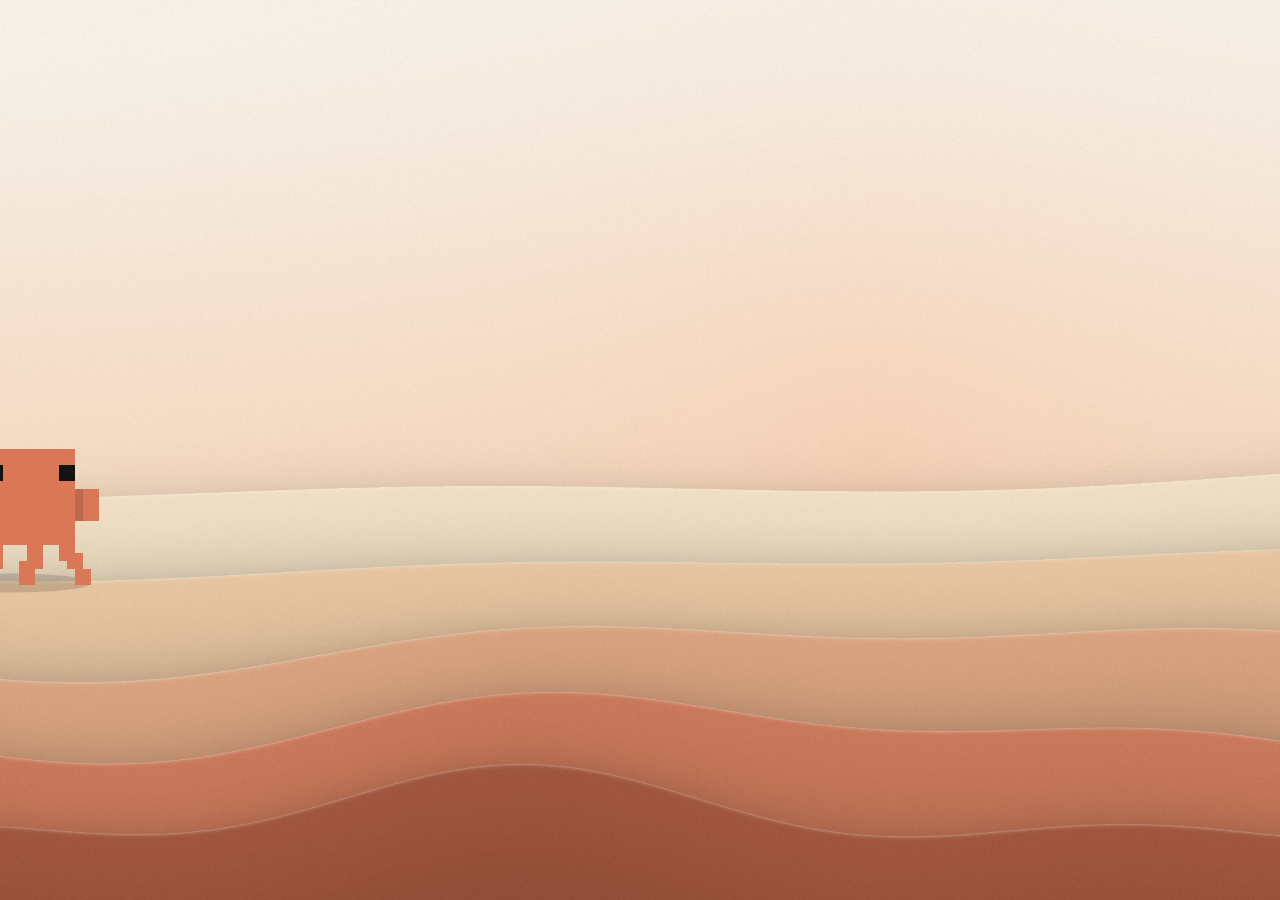
<file: wallpapers/clawd-dunes/source/index.html>
<!doctype html>
<html lang="en">
<head>
<meta charset="utf-8">
<meta name="viewport" content="width=device-width, initial-scale=1">
<title>Clawd Dunes</title>
<style>
  html, body { margin: 0; height: 100%; overflow: hidden; background: #141413; }
  @media (prefers-color-scheme: light) { html, body { background: #F0EEE6; } }
  #wall, #fallback, #clawd { position: fixed; inset: 0; width: 100%; height: 100%; display: block; }
  #fallback { display: none; }
  #clawd { pointer-events: none; image-rendering: pixelated; }
  .no-gl #wall { display: none; }
  .no-gl #fallback { display: block; }
</style>
</head>
<body>
<canvas id="wall" aria-hidden="true"></canvas>
<canvas id="fallback" aria-hidden="true"></canvas>
<canvas id="clawd" aria-hidden="true"></canvas>
<script>
// Clawd's sprite frames, taken from the Claude desktop app's @ant/clawd-quest engine.
// Format per animation: base frame (one char per pixel, "." transparent, else palette index in base 36)
// and per-frame changes separated by "|"; each change is <pixel index base 36><new value>.
const CLAWD_SPRITES = {"Walking":{"w":24,"h":18,"palette":["#141413","#be684d","#d97757"],"a0":[0,2,24,16],"base":"....................................................2222222222222222........2222222222222222........2200222222220022........2200222222220022....222222222222222222222222222222222222222222222222222222222222222222222222222222222222222222222222....2222222222222222........2222222222222222........2222222222222222........2222222222222222........22..22....22..22........22..22....22..22........22..22....22..22........22..22....22..22....","deltas":"|||z2,102,112,122,132,142,152,162,172,1g1,1h1,1i1,241,251,261,2i0,2j0,2s1,2t1,2u1,2v2,2x0,2y0,342,352,360,370,3g1,3h1,3i1,3j2,3l0,3m0,3s2,3t2,3w1,3x2,3y2,40.,411,421,431,4k1,4n.,4o.,4p1,4q1,4r1,581,5b.,5c.,5d1,5e1,5f1,5w1,5z.,60.,611,621,631,6k.,6l.,6m.,6n.,6s1,6t1,6u1,7g1,7h1,7i1,841,851,861,8s1,8t1,8u1,94.,95.,982,9g1,9h1,9u.,9w2,a41,a51,ai.,ak2,as1,at1,b6.,b82,bg1,bh1,bu.,bv.|s1,t1,u1,v2,w2,x2,y2,290,2a0,2p1,2q1,2r1,2s2,2t2,2u2,3d1,3e1,3f1,3g2,3h2,3i2,3l2,3m2,3w.,3x.,3y.,5d.,5e.,5f.,5g1,5h1,5i1,61.,62.,63.,641,651,661,6k1,6l2,6m2,8u.,8v.,8w.,8z.,90.,91.,98.,9f1,9k.,9m2,9u2,a31,a5.,aa2,ad2,aq1,ar1,as.,at.,b12,b3.,b7.,b92,be1,bf1,bg.,bh.,bk.,bl.,bp2,br.,bw2,bx2|41,51,61,72,82,92,a2,b2,c2,d2,e2,f2,g2,h2,i2,j2,1l0,1m0,1u0,1v0,211,221,231,242,252,262,2x2,2y2,362,372,3w1,3x2,3y2,4p.,4q.,4r.,4s1,4t1,4u1,6k.,6l.,6m.,84.,871,88.,89.,8d.,8e.,8h.,8s.,8u1,8v1,8x.,8z2,902,92.,942,9f.,9i1,9l.,9m.,9n2,9o2,9s2,9w.,a3.,a51,a8.,a9.,aa.,ab2,ac2,ad.,ai2,ak.,aq.,ar.,aw.,ax.,b02,b2.,b62,b72,b8.,b9.,be.,bf.,bo2,bq.,bu2,bv2,bw.,bx.|4.,5.,6.,7.,8.,9.,a.,b.,c.,d.,e.,f.,g.,h.,i.,j.,1l2,1m2,1u2,1v2,21.,22.,23.,241,251,261,2p.,2q.,2r.,2s1,2t1,2u1,2x0,2y0,360,370,4p1,4q1,4r1,4s2,4t2,4u2,5d1,5e1,5f1,5g2,5h2,5i2,841,872,882,892,8d2,8e2,8h2,8s1,8v2,8w2,8x2,912,922,952,9g.,9h.,9j1,9m2,9o.,9q.,9t2,a4.,a5.,a61,a71,aa2,ac.,ae.,af.,ag2,ah2,aj.,av1,aw1,ay2,az2,b0.,b1.,b42,b52,b7.,bj1,bk1,bm2,bn2,bo.,bp.,bt2,bv.|s.,t.,u.,v.,w.,x.,y.,z.,10.,11.,12.,13.,14.,15.,16.,17.,292,2a2,2i2,2j2,3d.,3e.,3f.,3g1,3h1,3i1,3l0,3m0,3u0,3v0,3w.,3x.,3y.,611,621,631,642,652,662,6k1,6l2,6m2,982,9g1,9h1,9i.,9j.,9k2,9l2,9m.,9n.,9t.,9u.,9w2,a41,a51,a6.,a7.,a82,a92,aa.,ab.,af2,ah.,ai.,aj2,ak2,as1,at1,av2,aw2,ay.,az.,b6.,b72,b82,bg1,bh1,bj2,bk2,bm.,bn.,bs2,bu.|s1,t1,u1,v2,w2,x2,y2,z2,102,112,122,132,142,152,162,172,290,2a0,2i0,2j0,2p1,2q1,2r1,2s2,2t2,2u2,3d1,3e1,3f1,3g2,3h2,3i2,3l2,3m2,3u2,3v2,5d.,5e.,5f.,5g1,5h1,5i1,61.,62.,63.,641,651,661,8u.,8v.,8y.,8z.,90.,91.,94.,95.,98.,9f1,9q2,9s.,9u2,a31,a5.,a62,a72,ae2,ag.,al2,ar1,at.,au2,aw.,b22,b32,b4.,b5.,b7.,b92,bf1,bh.,bj.,bk.,bq2,br2,bs.,bt.|8w.,8y2,9k.,9m2,a6.,a7.,aa2,ad2,al.,aq1,as.,au.,av.,aw2,ax2,b12,b3.,be1,bg.,bp2,br.,bw2,bx2|41,51,61,72,82,92,a2,b2,c2,d2,e2,f2,g2,h2,i2,j2,1l0,1m0,1u0,1v0,211,221,231,242,252,262,2x2,2y2,362,372,3w1,3x2,3y2,4p.,4q.,4r.,4s1,4t1,4u1,6k.,6l.,6m.,84.,871,88.,89.,8d.,8e.,8h.,8s.,8u1,8v1,8x.,8z2,902,92.,942,9f.,9i1,9l.,9m.,9n2,9o2,9s2,9w.,a3.,a51,a8.,a9.,aa.,ab2,ac2,ad.,ai2,ak.,aq.,ar.,aw.,ax.,b02,b2.,b62,b72,b8.,b9.,be.,bf.,bo2,bq.,bu2,bv2,bw.,bx.|4.,5.,6.,7.,8.,9.,a.,b.,c.,d.,e.,f.,g.,h.,i.,j.,1l2,1m2,1u2,1v2,21.,22.,23.,241,251,261,2p.,2q.,2r.,2s1,2t1,2u1,2x0,2y0,360,370,4p1,4q1,4r1,4s2,4t2,4u2,5d1,5e1,5f1,5g2,5h2,5i2,841,872,882,892,8d2,8e2,8h2,8s1,8v2,8w2,8x2,912,922,952,9g.,9h.,9j1,9m2,9o.,9q.,9t2,a4.,a5.,a61,a71,aa2,ac.,ae.,af.,ag2,ah2,aj.,av1,aw1,ay2,az2,b0.,b1.,b42,b52,b7.,bj1,bk1,bm2,bn2,bo.,bp.,bt2,bv.|s.,t.,u.,v.,w.,x.,y.,z.,10.,11.,12.,13.,14.,15.,16.,17.,292,2a2,2i2,2j2,3d.,3e.,3f.,3g1,3h1,3i1,3l0,3m0,3u0,3v0,3w.,3x.,3y.,611,621,631,642,652,662,6k1,6l2,6m2,982,9g1,9h1,9i.,9j.,9k2,9l2,9m.,9n.,9t.,9u.,9w2,a41,a51,a6.,a7.,a82,a92,aa.,ab.,af2,ah.,ai.,aj2,ak2,as1,at1,av2,aw2,ay.,az.,b6.,b72,b82,bg1,bh1,bj2,bk2,bm.,bn.,bs2,bu.|s1,t1,u1,v2,w2,x2,y2,z2,102,112,122,132,142,152,162,172,290,2a0,2i0,2j0,2p1,2q1,2r1,2s2,2t2,2u2,3d1,3e1,3f1,3g2,3h2,3i2,3l2,3m2,3u2,3v2,5d.,5e.,5f.,5g1,5h1,5i1,61.,62.,63.,641,651,661,8u.,8v.,8y.,8z.,90.,91.,94.,95.,98.,9f1,9q2,9s.,9u2,a31,a5.,a62,a72,ae2,ag.,al2,ar1,at.,au2,aw.,b22,b32,b4.,b5.,b7.,b92,bf1,bh.,bj.,bk.,bq2,br2,bs.,bt.|8w.,8y2,9k.,9m2,a6.,a7.,aa2,ad2,al.,aq1,as.,au.,av.,aw2,ax2,b12,b3.,be1,bg.,bp2,br.,bw2,bx2|41,51,61,72,82,92,a2,b2,c2,d2,e2,f2,g2,h2,i2,j2,1l0,1m0,1u0,1v0,211,221,231,242,252,262,2x2,2y2,362,372,3w1,3x2,3y2,4p.,4q.,4r.,4s1,4t1,4u1,6k.,6l.,6m.,84.,871,88.,89.,8d.,8e.,8h.,8s.,8u1,8v1,8x.,8z2,902,92.,942,9f.,9i1,9l.,9m.,9n2,9o2,9s2,9w.,a3.,a51,a8.,a9.,aa.,ab2,ac2,ad.,ai2,ak.,aq.,ar.,aw.,ax.,b02,b2.,b62,b72,b8.,b9.,be.,bf.,bo2,bq.,bu2,bv2,bw.,bx.|4.,5.,6.,7.,8.,9.,a.,b.,c.,d.,e.,f.,g.,h.,i.,j.,1l2,1m2,1u2,1v2,21.,22.,23.,241,251,261,2p.,2q.,2r.,2s1,2t1,2u1,2x0,2y0,360,370,4p1,4q1,4r1,4s2,4t2,4u2,5d1,5e1,5f1,5g2,5h2,5i2,841,872,882,892,8d2,8e2,8h2,8s1,8v2,8w2,8x2,912,922,952,9g.,9h.,9j1,9m2,9o.,9q.,9t2,a4.,a5.,a61,a71,aa2,ac.,ae.,af.,ag2,ah2,aj.,av1,aw1,ay2,az2,b0.,b1.,b42,b52,b7.,bj1,bk1,bm2,bn2,bo.,bp.,bt2,bv.|s.,t.,u.,v.,w.,x.,y.,z.,10.,11.,12.,13.,14.,15.,16.,17.,292,2a2,2i2,2j2,3d.,3e.,3f.,3g1,3h1,3i1,3l0,3m0,3u0,3v0,3w.,3x.,3y.,611,621,631,642,652,662,6k1,6l2,6m2,982,9g1,9h1,9i.,9j.,9k2,9l2,9m.,9n.,9t.,9u.,9w2,a41,a51,a6.,a7.,a82,a92,aa.,ab.,af2,ah.,ai.,aj2,ak2,as1,at1,av2,aw2,ay.,az.,b6.,b72,b82,bg1,bh1,bj2,bk2,bm.,bn.,bs2,bu.|s1,t1,u1,v2,w2,x2,y2,z2,102,112,122,132,142,152,162,172,290,2a0,2i0,2j0,2p1,2q1,2r1,2s2,2t2,2u2,3d1,3e1,3f1,3g2,3h2,3i2,3l2,3m2,3u2,3v2,5d.,5e.,5f.,5g1,5h1,5i1,61.,62.,63.,641,651,661,8u.,8v.,8y.,8z.,90.,91.,94.,95.,98.,9f1,9q2,9s.,9u2,a31,a5.,a62,a72,ae2,ag.,al2,ar1,at.,au2,aw.,b22,b32,b4.,b5.,b7.,b92,bf1,bh.,bj.,bk.,bq2,br2,bs.,bt.|8w.,8y2,9k.,9m2,a6.,a7.,aa2,ad2,al.,aq1,as.,au.,av.,aw2,ax2,b12,b3.,be1,bg.,bp2,br.,bw2,bx2|41,51,61,72,82,92,a2,b2,c2,d2,e2,f2,g2,h2,i2,j2,1l0,1m0,1u0,1v0,211,221,231,242,252,262,2x2,2y2,362,372,3w1,3x2,3y2,4p.,4q.,4r.,4s1,4t1,4u1,6k.,6l.,6m.,84.,871,88.,89.,8d.,8e.,8h.,8s.,8u1,8v1,8x.,8z2,902,92.,942,9f.,9i1,9l.,9m.,9n2,9o2,9s2,9w.,a3.,a51,a8.,a9.,aa.,ab2,ac2,ad.,ai2,ak.,aq.,ar.,aw.,ax.,b02,b2.,b62,b72,b8.,b9.,be.,bf.,bo2,bq.,bu2,bv2,bw.,bx.|4.,5.,6.,7.,8.,9.,a.,b.,c.,d.,e.,f.,g.,h.,i.,j.,1l2,1m2,1u2,1v2,21.,22.,23.,241,251,261,2p.,2q.,2r.,2s1,2t1,2u1,2x0,2y0,360,370,4p1,4q1,4r1,4s2,4t2,4u2,5d1,5e1,5f1,5g2,5h2,5i2,841,872,882,892,8d2,8e2,8h2,8s1,8v2,8w2,8x2,912,922,952,9g.,9h.,9j1,9m2,9o.,9q.,9t2,a4.,a5.,a61,a71,aa2,ac.,ae.,af.,ag2,ah2,aj.,av1,aw1,ay2,az2,b0.,b1.,b42,b52,b7.,bj1,bk1,bm2,bn2,bo.,bp.,bt2,bv.|s.,t.,u.,v.,w.,x.,y.,z.,10.,11.,12.,13.,14.,15.,16.,17.,292,2a2,2i2,2j2,3d.,3e.,3f.,3g1,3h1,3i1,3l0,3m0,3u0,3v0,3w.,3x.,3y.,611,621,631,642,652,662,6k1,6l2,6m2,982,9g1,9h1,9i.,9j.,9k2,9l2,9m.,9n.,9t.,9u.,9w2,a41,a51,a6.,a7.,a82,a92,aa.,ab.,af2,ah.,ai.,aj2,ak2,as1,at1,av2,aw2,ay.,az.,b6.,b72,b82,bg1,bh1,bj2,bk2,bm.,bn.,bs2,bu.|s1,t1,u1,v2,w2,x2,y2,z2,102,112,122,132,142,152,162,172,290,2a0,2i0,2j0,2p1,2q1,2r1,2s2,2t2,2u2,3d1,3e1,3f1,3g2,3h2,3i2,3l2,3m2,3u2,3v2,5d.,5e.,5f.,5g1,5h1,5i1,61.,62.,63.,641,651,661,8u.,8v.,8y.,8z.,90.,91.,94.,95.,98.,9f1,9q2,9s.,9u2,a31,a5.,a62,a72,ae2,ag.,al2,ar1,at.,au2,aw.,b22,b32,b4.,b5.,b7.,b92,bf1,bh.,bj.,bk.,bq2,br2,bs.,bt.|s.,t.,u.,v.,w.,x.,y.,z.,10.,11.,12.,13.,14.,15.,16.,17.,1g2,1h2,1i2,242,252,262,292,2a2,2i2,2j2,2p.,2q.,2r.,2u0,2v0,2x2,2y2,340,350,362,372,3d.,3e.,3f.,3i0,3j0,3s0,3t0,402,412,422,432,4k2,4n2,4o2,4p2,4q2,4r2,582,5b2,5c2,5d2,5e2,5f2,5g2,5h2,5i2,5w2,5z2,602,612,622,632,642,652,662,6k2,6n2,6s2,6t2,6u2,7g2,7h2,7i2,842,852,862,8s2,8t2,8u2,8v2,8y2,8z2,902,912,942,952,9f.,9g2,9h2,9w.,a3.,a42,a52,a6.,a7.,ai2,ak.,al.,ar.,as2,at2,au.,av.,aw2,ax2,b62,b72,b8.,b9.,bf.,bg2,bh2,bk2,bl2,bu2,bv2||"},"Waving":{"w":24,"h":21,"palette":["#141413","#be684d","#d97757"],"a0":[0,5,24,16],"base":"............................................................................................................................2222222222222222........2222222222222222........2200222222220022........2200222222220022....222222222222222222222222222222222222222222222222222222222222222222222222222222222222222222222222....2222222222222222........2222222222222222........2222222222222222........2222222222222222........22..22....22..22........22..22....22..22........22..22....22..22........22..22....22..22....","deltas":"|||3g.,3h.,3i.,3j.,3k.,3l.,3m.,3n.,3o.,3p.,3q.,3r.,3s.,3t.,3u.,3v.,44.,45.,46.,47.,48.,49.,4a.,4b.,4c.,4d.,4e.,4f.,4g.,4h.,4i.,4j.,4u2,4v2,542,552,5i2,5j2,5s2,5t2,60.,61.,62.,63.,6k.,6l.,6m.,6n.,6o.,6p.,6q.,6r.,78.,79.,7a.,7b.,7c.,7d.,7e.,7f.,7w.,7x.,7y.,7z.,80.,81.,82.,83.,860,870,8g0,8h0,8k.,8l.,8m.,8n.,8o2,8p2,8q2,8r2,8u0,8v0,940,950,982,992,9a2,9b2,9c2,9d2,9e2,9f2,9w2,9x2,9y2,9z2,a02,a12,a22,a32,ak2,al2,am2,an2,ao2,ap2,aq2,ar2,b82,b92,ba2,bb2,bi2,bj2,bm2,bn2,bo2,bp2,bs2,bt2,c62,c72,ca2,cb2,cc2,cd2,cg2,ch2,cs1,ct1,cw1,cx1,d21,d31,d61,d71|i2,j2,k2,l2,162,172,182,192,1a2,1u1,1v1,1w1,1x2,1y2,2c2,2d2,2e2,2f2,2g2,2h2,2i2,2j2,2k1,2l2,2m2,2u2,2v2,2w2,2x2,2y2,2z2,302,312,322,332,342,352,362,372,381,392,3a2,3b2,3g2,3h2,3i2,3j2,3k2,3l2,3m2,3n2,3o2,3p2,3q2,3r2,3s0,3t0,3u2,3v2,3w1,3x2,3y2,3z2,442,452,460,470,482,492,4a2,4b2,4c2,4d2,4e2,4f2,4g0,4h0,4i2,4j2,4k1,4l2,4m2,4n2,4u0,4v0,581,592,5a2,5b2,6o2,6p2,6q2,6r2,7c2,7d2,7e2,7f2,802,812,822,832,862,872,8g2,8h2,8u2,8v2,942,952,98.,99.,9a.,9b.,9c.,9d.,9e.,9f.,9w.,9x.,9y.,9z.,a0.,a1.,a2.,a3.,ag.,ah.,ak.,al.,am.,an.,ao.,ap.,aq.,ar.,au.,av.,b0.,b1.,b4.,b5.,b8.,b9.,ba.,bb.,bi.,bj.,bm.,bn.,bo.,bp.,bs.,bt.,c6.,c7.,ca.,cb.,cc.,cd.,cg.,ch.,cs2,ct2,cw2,cx2,d22,d32,d62,d72|i.,j.,k.,l.,142,152,18.,19.,1a.,1s2,1t2,1u2,1v2,1w.,1x.,1y.,2c.,2d.,2e.,2f.,2g1,2h1,2i1,2j1,2k.,2l.,2m.,2u.,2v.,2w.,2x.,2y.,2z.,38.,39.,3a.,3b.,3s2,3t2,3w.,3x.,3y.,3z.,462,472,4k.,4l.,4m.,4n.,540,550,58.,59.,5a.,5b.,5i0,5j0,602,612,622,632,8o.,8p.,8q.,8r.,ag2,ah2,au2,av2,b02,b12,b42,b52|132,17.,1r2,1v.,2f1,2j.,60.,61.,62.,63.,8o2,8p2,8q2,8r2|13.,172,1r.,1v2,2f.,2j1|132,17.,1r2,1v.,2f1,2j.|13.,172,1r.,1v2,2f.,2j1|132,17.,1r2,1v.,2f1,2j.|13.,172,1r.,1v2,2f.,2j1|132,17.,1r2,1v.,2f1,2j.|13.,172,1r.,1v2,2f.,2j1|132,17.,1r2,1v.,2f1,2j.|13.,14.,15.,172,182,192,1r.,1s.,1t.,1v2,1w2,1x2,1y2,2f.,2g.,2h.,2j1,2k1,2l2,2m2,381,392,3a2,3w1,3x2,3y2,3z2,4k1,4l2,4m2,4n2,581,592,5a2,5b2,5w1,5x2,5y2,5z2,6o.,6p.,6q.,6r.,9c2,9d2,9e2,9f2"},"Swaying":{"w":28,"h":17,"palette":["#141413","#d97757"],"a0":[2,1,24,16],"base":"..................................1111111111111111............1111111111111111............1100111111110011............1100111111110011........111111111111111111111111....111111111111111111111111....111111111111111111111111....111111111111111111111111........1111111111111111............1111111111111111............1111111111111111............1111111111111111............11..11....11..11............11..11....11..11............11..11....11..11............11..11....11..11......","deltas":"|||||y.,z.,10.,11.,12.,13.,14.,15.,16.,17.,18.,19.,1a.,1b.,1c.,1d.,2k1,2l1,2u1,2v1,3y.,3z.,40.,41.,440,450,4e0,4f0,4i.,4j.,4k.,4l.,4q.,4r.,4s.,4t.,5a.,5b.,5c.,5d.,5i.,5j.,5k.,5l.,62.,63.,64.,65.,721,731,741,751,7m1,7n1,7o1,7p1,7u1,7v1,7w1,7x1,8e1,8f1,8g1,8h1,8m1,8n1,8o1,8p1,961,971,981,991,a91,ac1,ad1,ag1,ah1,ai1,aj1,am1,an1,aq1,b11,b3.,b51,b81,b91,ba1,bb1,be1,bg.,bi1,bt1,bx1,c61,ca1||d1,e1,f1,g1,h1,i1,j1,k1,x1,y1,z1,101,111,121,131,141,151,161,171,181,191,1a1,1b1,1c1,1p1,210,220,25.,2h1,2j0,2k0,2t0,2u0,2y1,2z1,301,391,3b0,3d1,3m1,3n1,3q1,3r1,3s1,411,441,451,4e1,4f1,4i1,4j1,4k1,4p1,4q1,4r1,4s1,4t1,5a1,5b1,5c1,5h1,5i1,5j1,5k1,5l1,61.,691,6t.,6u.,6v.,6w.,6x.,711,7l.,7m.,7n.,7o.,7p.,7u.,7v.,7w.,8d.,8e.,8f.,8g.,8h.,8m.,8n.,8o.,8p.,96.,97.,98.,99.,9u.,9v.,a9.,ac.,ad.,ag.,ah.,ai.,aj.,am.,an.,b1.,b31,b5.,b8.,b9.,ba.,bb.,be.,bt.,bx.,c6.,c8.,d0.,d1.||c1,k.,w1,1c.,1o1,200,221,251,261,271,2g1,2i0,2k1,2s0,2u1,30.,381,3a0,3c1,3s.,401,4k.,4p.,4q.,4r.,58.,59.,5a.,5b.,5c.,5g1,60.,681,6s.,701,7s1,7t1,7u1,7v1,7w1,8d1,8p1,9h1,9t.,9y1,a91,ab.,ad1,af.,aj1,al.,ao.,b11,b51,bb1,c9.,ca.|||c.,k1,w.,1c1,1o.,201,220,25.,26.,27.,2g.,2i1,2k0,2s1,2u0,301,38.,3a1,3c0,3s1,40.,4k1,4p1,4q1,4r1,581,591,5a1,5b1,5c1,5g.,601,68.,6s1,70.,7s.,7t.,7u.,7v.,7w.,8d.,8p.,9h.,9t1,9y.,a9.,ab1,ad.,af1,aj.,al1,ao1,b1.,b5.,bb.,c91,ca1||d.,e.,f.,g.,h.,i.,j.,k.,x.,y.,z.,10.,11.,12.,13.,14.,15.,16.,17.,18.,19.,1a.,1b.,1c.,1p.,211,221,251,2h.,2j1,2k1,2t1,2u1,2y.,2z.,30.,39.,3b1,3d0,3m0,3n0,3q.,3r.,3s.,41.,440,450,4e0,4f0,4i.,4j.,4k.,4p.,4q.,4r.,4s.,4t.,5a.,5b.,5c.,5h.,5i.,5j.,5k.,5l.,611,69.,6t1,6u1,6v1,6w1,6x1,71.,7l1,7m1,7n1,7o1,7p1,7u1,7v1,7w1,8d1,8e1,8f1,8g1,8h1,8m1,8n1,8o1,8p1,961,971,981,991,9u1,9v1,a91,ac1,ad1,ag1,ah1,ai1,aj1,am1,an1,b11,b3.,b51,b81,b91,ba1,bb1,be1,bt1,bx1,c61,c81,d01,d11||71,81,91,a1,b1,c1,d1,e1,z1,101,111,121,131,141,151,161,171,181,191,1a1,1b1,1c1,1d1,1e1,1q.,1t0,1u0,261,2f1,2g1,2h1,2l0,2m0,2v0,2w0,2y1,371,381,391,3c1,3d1,3m1,3o0,3q1,3z1,401,411,441,451,4e1,4f1,4i1,4r1,4s1,4t1,5a1,5b1,5c1,5d1,5e1,5m.,621,631,641,651,661,6a.,6b.,6c.,6d.,6e.,6y1,72.,73.,74.,75.,76.,7q1,7u.,7v.,7w.,7x.,7y.,8f.,8g.,8h.,8m.,8n.,8o.,8p.,96.,97.,98.,99.,9k.,9l.,ac.,ad.,ag.,ah.,ai.,aj.,am.,an.,aq.,b5.,b8.,b9.,ba.,bb.,be.,bg1,bi.,bv.,bx.,c6.,ca.,cm.,cn.||7.,f1,z.,1f1,1o1,1p1,1q1,1t1,1v0,271,2f.,2l1,2n0,2v1,2x0,2z1,37.,3n1,3p0,3r1,3z.,4j1,4r.,4s.,4t.,4u.,4v.,5c.,5d.,5e.,5n.,671,6f.,6z1,7r1,7y1,8f1,8g1,8h1,8i1,8j1,961,9h1,9m.,9y1,ab.,ae.,ag1,ak.,am1,ao.,aq1,b81,be1,bi1,bt.,bu.|||71,f.,z1,1f.,1o.,1p.,1q.,1t0,1v1,27.,2f1,2l0,2n1,2v0,2x1,2z.,371,3n0,3p1,3r.,3z1,4j.,4r1,4s1,4t1,4u1,4v1,5c1,5d1,5e1,5n1,67.,6f1,6z.,7r.,7y.,8f.,8g.,8h.,8i.,8j.,96.,9h.,9m1,9y.,ab1,ae1,ag.,ak1,am.,ao1,aq.,b8.,be.,bi.,bt1,bu1||7.,8.,9.,a.,b.,c.,d.,e.,z.,10.,11.,12.,13.,14.,15.,16.,17.,18.,19.,1a.,1b.,1c.,1d.,1e.,1q1,1t1,1u1,26.,2f.,2g.,2h.,2l1,2m1,2v1,2w1,2y.,37.,38.,39.,3c0,3d0,3m0,3o1,3q.,3z.,40.,41.,440,450,4e0,4f0,4i.,4r.,4s.,4t.,5a.,5b.,5c.,5d.,5e.,5m1,62.,63.,64.,65.,66.,6a1,6b1,6c1,6d1,6e1,6y.,721,731,741,751,761,7q.,7u1,7v1,7w1,7x1,7y1,8f1,8g1,8h1,8m1,8n1,8o1,8p1,961,971,981,991,9k1,9l1,ac1,ad1,ag1,ah1,ai1,aj1,am1,an1,aq1,b51,b81,b91,ba1,bb1,be1,bg.,bi1,bv1,bx1,c61,ca1,cm1,cn1||d1,e1,f1,g1,h1,i1,j1,k1,x1,y1,z1,101,111,121,131,141,151,161,171,181,191,1a1,1b1,1c1,1p1,210,220,25.,2h1,2j0,2k0,2t0,2u0,2y1,2z1,301,391,3b0,3d1,3m1,3n1,3q1,3r1,3s1,411,441,451,4e1,4f1,4i1,4j1,4k1,4p1,4q1,4r1,4s1,4t1,5a1,5b1,5c1,5h1,5i1,5j1,5k1,5l1,61.,691,6t.,6u.,6v.,6w.,6x.,711,7l.,7m.,7n.,7o.,7p.,7u.,7v.,7w.,8d.,8e.,8f.,8g.,8h.,8m.,8n.,8o.,8p.,96.,97.,98.,99.,9u.,9v.,a9.,ac.,ad.,ag.,ah.,ai.,aj.,am.,an.,b1.,b31,b5.,b8.,b9.,ba.,bb.,be.,bt.,bx.,c6.,c8.,d0.,d1.||c1,k.,w1,1c.,1o1,200,221,251,261,271,2g1,2i0,2k1,2s0,2u1,30.,381,3a0,3c1,3s.,401,4k.,4p.,4q.,4r.,58.,59.,5a.,5b.,5c.,5g1,60.,681,6s.,701,7s1,7t1,7u1,7v1,7w1,8d1,8p1,9h1,9t.,9y1,a91,ab.,ad1,af.,aj1,al.,ao.,b11,b51,bb1,c9.,ca.|||c.,k1,w.,1c1,1o.,201,220,25.,26.,27.,2g.,2i1,2k0,2s1,2u0,301,38.,3a1,3c0,3s1,40.,4k1,4p1,4q1,4r1,581,591,5a1,5b1,5c1,5g.,601,68.,6s1,70.,7s.,7t.,7u.,7v.,7w.,8d.,8p.,9h.,9t1,9y.,a9.,ab1,ad.,af1,aj.,al1,ao1,b1.,b5.,bb.,c91,ca1||d.,e.,f.,g.,h.,i.,j.,k.,x.,y.,z.,10.,11.,12.,13.,14.,15.,16.,17.,18.,19.,1a.,1b.,1c.,1p.,211,221,251,2h.,2j1,2k1,2t1,2u1,2y.,2z.,30.,39.,3b1,3d0,3m0,3n0,3q.,3r.,3s.,41.,440,450,4e0,4f0,4i.,4j.,4k.,4p.,4q.,4r.,4s.,4t.,5a.,5b.,5c.,5h.,5i.,5j.,5k.,5l.,611,69.,6t1,6u1,6v1,6w1,6x1,71.,7l1,7m1,7n1,7o1,7p1,7u1,7v1,7w1,8d1,8e1,8f1,8g1,8h1,8m1,8n1,8o1,8p1,961,971,981,991,9u1,9v1,a91,ac1,ad1,ag1,ah1,ai1,aj1,am1,an1,b11,b3.,b51,b81,b91,ba1,bb1,be1,bt1,bx1,c61,c81,d01,d11||71,81,91,a1,b1,c1,d1,e1,z1,101,111,121,131,141,151,161,171,181,191,1a1,1b1,1c1,1d1,1e1,1q.,1t0,1u0,261,2f1,2g1,2h1,2l0,2m0,2v0,2w0,2y1,371,381,391,3c1,3d1,3m1,3o0,3q1,3z1,401,411,441,451,4e1,4f1,4i1,4r1,4s1,4t1,5a1,5b1,5c1,5d1,5e1,5m.,621,631,641,651,661,6a.,6b.,6c.,6d.,6e.,6y1,72.,73.,74.,75.,76.,7q1,7u.,7v.,7w.,7x.,7y.,8f.,8g.,8h.,8m.,8n.,8o.,8p.,96.,97.,98.,99.,9k.,9l.,ac.,ad.,ag.,ah.,ai.,aj.,am.,an.,aq.,b5.,b8.,b9.,ba.,bb.,be.,bg1,bi.,bv.,bx.,c6.,ca.,cm.,cn.||7.,f1,z.,1f1,1o1,1p1,1q1,1t1,1v0,271,2f.,2l1,2n0,2v1,2x0,2z1,37.,3n1,3p0,3r1,3z.,4j1,4r.,4s.,4t.,4u.,4v.,5c.,5d.,5e.,5n.,671,6f.,6z1,7r1,7y1,8f1,8g1,8h1,8i1,8j1,961,9h1,9m.,9y1,ab.,ae.,ag1,ak.,am1,ao.,aq1,b81,be1,bi1,bt.,bu.|||71,f.,z1,1f.,1o.,1p.,1q.,1t0,1v1,27.,2f1,2l0,2n1,2v0,2x1,2z.,371,3n0,3p1,3r.,3z1,4j.,4r1,4s1,4t1,4u1,4v1,5c1,5d1,5e1,5n1,67.,6f1,6z.,7r.,7y.,8f.,8g.,8h.,8i.,8j.,96.,9h.,9m1,9y.,ab1,ae1,ag.,ak1,am.,ao1,aq.,b8.,be.,bi.,bt1,bu1||7.,8.,9.,a.,b.,c.,d.,e.,z.,10.,11.,12.,13.,14.,15.,16.,17.,18.,19.,1a.,1b.,1c.,1d.,1e.,1q1,1t1,1u1,26.,2f.,2g.,2h.,2l1,2m1,2v1,2w1,2y.,37.,38.,39.,3c0,3d0,3m0,3o1,3q.,3z.,40.,41.,440,450,4e0,4f0,4i.,4r.,4s.,4t.,5a.,5b.,5c.,5d.,5e.,5m1,62.,63.,64.,65.,66.,6a1,6b1,6c1,6d1,6e1,6y.,721,731,741,751,761,7q.,7u1,7v1,7w1,7x1,7y1,8f1,8g1,8h1,8m1,8n1,8o1,8p1,961,971,981,991,9k1,9l1,ac1,ad1,ag1,ah1,ai1,aj1,am1,an1,aq1,b51,b81,b91,ba1,bb1,be1,bg.,bi1,bv1,bx1,c61,ca1,cm1,cn1||y1,z1,101,111,121,131,141,151,161,171,181,191,1a1,1b1,1c1,1d1,2k0,2l0,2u0,2v0,3y1,3z1,401,411,441,451,4e1,4f1,4i1,4j1,4k1,4l1,4q1,4r1,4s1,4t1,5a1,5b1,5c1,5d1,5i1,5j1,5k1,5l1,621,631,641,651,72.,73.,74.,75.,7m.,7n.,7o.,7p.,7u.,7v.,7w.,7x.,8e.,8f.,8g.,8h.,8m.,8n.,8o.,8p.,96.,97.,98.,99.,a9.,ac.,ad.,ag.,ah.,ai.,aj.,am.,an.,aq.,b1.,b31,b5.,b8.,b9.,ba.,bb.,be.,bg1,bi.,bt.,bx.,c6.,ca.||||"},"Turning":{"w":24,"h":17,"palette":["#141413","#be684d","#d97757"],"a0":[0,1,24,16],"base":"............................2222222222222222........2222222222222222........2200222222220022........2200222222220022....222222222222222222222222222222222222222222222222222222222222222222222222222222222222222222222222....2222222222222222........2222222222222222........2222222222222222........2222222222222222........22..22....22..22........22..22....22..22........22..22....22..22........22..22....22..22....","deltas":"|||s.,t.,u.,v.,w.,x.,y.,z.,10.,11.,12.,13.,14.,15.,16.,17.,262,272,2g2,2h2,2u2,2v2,342,352,3c.,3d.,3e.,3f.,3i0,3j0,3k0,3r0,3s0,3t0,3w.,3x.,3y.,3z.,602,612,622,632,6k2,6l2,6m2,6n2,8u2,8v2,8y2,8z2,902,912,942,952|41,51,61,72,82,92,a2,b2,c2,d2,e2,f2,g2,h2,i2,j2,s1,t1,u1,v2,w2,x2,y2,z2,102,112,122,132,142,152,162,172,1g1,1h1,1i1,1l0,1m0,1t0,1u0,241,251,261,290,2a0,2h0,2i0,2o1,2p1,2q1,2r2,382,392,3a2,3c1,3d1,3e1,3f2,3i2,3j2,3k2,3r2,3s2,3t2,3w2,3x2,3y2,401,411,421,4n.,4o1,4p1,4q1,5b.,5c.,5d.,5e.,5f.,5g1,5h1,5i1,5w.,5x.,5y.,5z.,60.,61.,62.,63.,641,651,661,6k.,6l.,6m.,6n.,6s1,6t1,6u1,7g1,7h1,7i1,841,851,861,8s1,8t1,8u.,8v.,8w.,8z.,90.,93.,94.,95.,9g1,9h1,9i1,9k.,9m2,9p2,9r.,9t2,a4.,a51,a61,a8.,aa2,ad2,af.,ah2,aj.,as.,at.,aw.,ay2,b12,b3.,b6.,b7.|4.,5.,6.,7.,8.,9.,a.,b.,c.,d.,e.,f.,g.,h.,i.,j.,1l2,1m2,1t2,1u2,2o.,2p.,2q.,2r.,2s1,2t1,2u1,2x0,2y0,350,360,38.,39.,3a.,5c1,5d1,5e1,5f2,5g2,5h2,5i2,5w2,5x2,5y2,8s.,8u1,952,97.,9g.,9v.,at1,au1,b52,b62||||||||||s.,t.,u.,v.,w.,x.,y.,z.,10.,11.,12.,13.,14.,15.,16.,17.,1g2,1h2,1i2,242,252,262,292,2a2,2h2,2i2,2s2,2t2,2u2,2x2,2y2,352,362,3c.,3d.,3e.,3f.,3i0,3j0,3k0,3r0,3s0,3t0,3w.,3x.,3y.,402,412,422,4n2,4o2,4p2,4q2,5b2,5c2,5d2,5e2,5z2,602,612,622,632,642,652,662,6k2,6l2,6m2,6n2,6s2,6t2,6u2,7g2,7h2,7i2,842,852,862,8s2,8t2,8u2,8v2,8w2,8z2,902,932,942,972,9g2,9h2,9i.,9k2,9m.,9p.,9r2,9t.,9v2,a42,a52,a6.,a82,aa.,ad.,af2,ah.,aj2,as2,at2,au.,aw2,ay.,b1.,b32,b5.,b72|32,42,52,62,72,82,92,a2,b2,c2,d2,e2,f2,g1,h1,i1,r2,s2,t2,u2,v2,w2,x2,y2,z2,102,112,122,132,141,151,161,1f2,1g0,1h0,1o0,1p0,1s1,1t1,1u1,1v.,232,240,250,2c0,2d0,2g1,2h1,2i1,2j.,2o2,2p2,2q2,2r2,381,391,3a1,3c2,3d2,3e2,3f2,3i2,3j2,3k2,3r2,3s2,3t2,3w1,3x1,3y1,4k1,4l1,4m1,4n.,581,591,5a1,5b.,5c.,5d.,5e.,5s1,5t1,5u1,5v.,5w.,5x.,5y.,5z.,60.,61.,62.,6g1,6h1,6i1,6j.,6k.,6l.,6m.,6n.,6r2,741,751,761,77.,7f2,7s1,7t1,7u1,7v.,832,8g1,8h1,8i1,8j.,8r2,8t.,8u.,8v.,8y.,8z.,92.,93.,94.,951,961,97.,9f2,9o2,9p2,9q.,9r.,9s1,9t1,9u1,9v.,ac2,ad2,ae.,af.,ag1,ah1,ai.,aj.,as.,at.,b02,b12,b2.,b3.,b6.,b7.|3.,4.,5.,6.,7.,8.,9.,a.,b.,c.,d.,e.,f.,g.,h.,i.,1g2,1h2,1o2,1p2,2o.,2p.,2q.,2s0,2t0,300,310,341,351,361,37.,38.,39.,3a.,5c2,5d2,5e2,5s2,5t2,5u2,5v2,5w1,5x1,5y1,8r.,8t2,941,96.,9f.,9u.,as2,at2,b41,b51||||||||"},"DancingHappy":{"w":24,"h":17,"palette":["#141413","#be684d","#d97757"],"a0":[0,1,24,16],"base":"............................2222222222222222........2222222222222222........2200222222220022........2200222222220022....222222222222222222222222222222222222222222222222222222222222222222222222222222222222222222222222....2222222222222222........2222222222222222........2222222222222222........2222222222222222........22..22....22..22........22..22....22..22........22..22....22..22........22..22....22..22....","deltas":"||||||s.,t.,u.,v.,w.,x.,y.,z.,10.,11.,12.,13.,14.,15.,16.,17.,262,272,2g2,2h2,2u2,2v2,342,352,3c.,3d.,3e.,3f.,3i0,3j0,3k0,3r0,3s0,3t0,3w.,3x.,3y.,3z.,602,612,622,632,6k2,6l2,6m2,6n2,8u2,8v2,8y2,8z2,902,912,942,952|41,51,61,72,82,92,a2,b2,c2,d2,e2,f2,g2,h2,i2,j2,s1,t1,u1,v2,w2,x2,y2,z2,102,112,122,132,142,152,162,172,1g1,1h1,1i1,1l0,1m0,1t0,1u0,241,251,261,290,2a0,2h0,2i0,2o1,2p1,2q1,2r2,382,392,3a2,3c1,3d1,3e1,3f2,3i2,3j2,3k2,3r2,3s2,3t2,3w2,3x2,3y2,401,411,421,4n.,4o1,4p1,4q1,5b.,5c.,5d.,5e.,5f.,5g1,5h1,5i1,5w.,5x.,5y.,5z.,60.,61.,62.,63.,641,651,661,6k.,6l.,6m.,6n.,6s1,6t1,6u1,7g1,7h1,7i1,841,851,861,8s1,8t1,8u.,8v.,8w.,8z.,90.,93.,94.,95.,9g1,9h1,9i1,9k.,9m2,9p2,9r.,9t2,a4.,a51,a61,a8.,aa2,ad2,af.,ah2,aj.,as.,at.,aw.,ay2,b12,b3.,b6.,b7.|4.,5.,6.,7.,8.,9.,a.,b.,c.,d.,e.,f.,g.,h.,i.,j.,1l2,1m2,1t2,1u2,2o.,2p.,2q.,2r.,2s1,2t1,2u1,2x0,2y0,350,360,38.,39.,3a.,5c1,5d1,5e1,5f2,5g2,5h2,5i2,5w2,5x2,5y2,8s.,8u1,952,97.,9g.,9v.,at1,au1,b52,b62|s.,t.,u.,v.,w.,x.,y.,z.,10.,11.,12.,13.,14.,15.,16.,17.,292,2a2,2h2,2i2,3c.,3d.,3e.,3f.,3g1,3h1,3i1,3l0,3m0,3t0,3u0,3w.,3x.,3y.,601,611,621,632,642,652,662,6k2,6l2,6m2,8s1,8v2,8w2,8z2,902,932,942,972,9g1,9i.,9k2,9m.,9p.,9r2,9t.,9v2,a41,a82,af2,aj2||c2,d2,e2,f2,g2,h2,i2,j2,s1,t1,u1,v2,w2,x2,y2,z2,102,112,122,132,142,152,162,172,1t0,1u0,290,2a0,2h0,2i0,2k2,2l2,2m2,352,362,382,392,3a2,3l2,3m2,3t2,3u2,3w2,3x2,3y2,40.,41.,42.,43.,441,451,461,58.,59.,5a.,5w.,5x.,5y.,6k.,6l.,6m.,6o1,6p1,6q1,6r2,6s2,6t2,6u2,8s.,8v.,8w.,8z.,90.,93.,94.,95.,982,9g.,9i1,9k.,9m2,9p2,9r.,9u.,9w2,a4.,a8.,af.,ah.,ai.,ak2,b5.,b6.||c.,d.,e.,f.,g.,h.,i.,j.,s.,t.,u.,v.,w.,x.,y.,z.,10.,11.,12.,13.,14.,15.,16.,17.,1t2,1u2,292,2a2,2h2,2i2,2k.,2l.,2m.,350,360,38.,39.,3a.,3l0,3m0,3t0,3u0,3w.,3x.,3y.,401,411,421,432,442,452,462,582,592,5a2,5w2,5x2,5y2,6k2,6l2,6m2,6o.,6p.,6q.,6r.,6s1,6t1,6u1,8s1,8v2,8w2,8z2,902,932,942,952,98.,9g1,9i.,9k2,9m.,9p.,9r2,9u2,9w.,a41,a82,af2,ah2,ai2,ak.,b52,b62||41,51,61,72,82,92,a2,b2,c2,d2,e2,s1,t1,u1,v2,w2,x2,y2,z2,102,112,122,132,142,152,162,172,1l0,1m0,201,211,221,232,242,252,262,290,2a0,2h0,2i0,2o1,2p1,2q1,2r2,2s2,2t2,2u2,2x2,2y2,3c1,3d1,3e1,3f2,3g2,3h2,3i2,3l2,3m2,3t2,3u2,4k.,4l.,4m.,4o.,4p.,4q.,4r.,4s1,4t1,5c.,5d.,5e.,5f.,5g1,5h1,60.,61.,62.,63.,641,651,6u2,782,792,7a2,7f1,7h2,7i2,831,852,862,8q1,8r1,8t.,8u.,8v.,8w.,8z.,90.,93.,94.,97.,9e1,9f1,9g.,9h.,9k.,9m2,9p2,9r.,9t2,9v.,a21,a31,a4.,a5.,a6.,a8.,af.,aj.,at.,au.||4.,5.,6.,7.,8.,9.,a.,b.,c.,d.,e.,s.,t.,u.,v.,w.,x.,y.,z.,10.,11.,12.,13.,14.,15.,16.,17.,1l2,1m2,20.,21.,22.,23.,241,251,261,292,2a2,2h2,2i2,2o.,2p.,2q.,2r.,2s1,2t1,2u1,2x0,2y0,3c.,3d.,3e.,3f.,3g1,3h1,3i1,3l0,3m0,3t0,3u0,4k2,4l2,4m2,4o1,4p1,4q1,4r2,4s2,4t2,5c1,5d1,5e1,5f2,5g2,5h2,601,611,621,632,642,652,6u1,78.,79.,7a.,7f.,7h1,7i1,83.,851,861,8q.,8r.,8t1,8u1,8v2,8w2,8z2,902,932,942,972,9e.,9f.,9g1,9h1,9k2,9m.,9p.,9r2,9t.,9v2,a2.,a3.,a41,a51,a61,a82,af2,aj2,at1,au1||41,51,61,72,82,92,a2,b2,c2,d2,e2,f2,g2,h2,i2,j2,s1,t1,u1,v2,w2,x2,y2,z2,102,112,122,132,142,152,162,172,1l0,1m0,1t0,1u0,290,2a0,2h0,2i0,2o1,2p1,2q1,2r2,2s2,2t2,2u2,2x2,2y2,352,362,382,392,3a2,3c1,3d1,3e1,3f2,3g2,3h2,3i2,3l2,3m2,3t2,3u2,3w2,3x2,3y2,5c.,5d.,5e.,5f.,5g1,5h1,5i1,5w.,5x.,5y.,60.,61.,62.,63.,641,651,661,6k.,6l.,6m.,8u.,8v.,8w.,8z.,90.,93.,94.,95.,9i1,9k.,9m2,9p2,9r.,9t2,a4.,a8.,af.,aj.,at.,au.,b5.,b6.||4.,5.,6.,7.,8.,9.,a.,b.,c.,d.,e.,f.,g.,h.,i.,j.,s.,t.,u.,v.,w.,x.,y.,z.,10.,11.,12.,13.,14.,15.,16.,17.,1g2,1h2,1i2,1l2,1m2,1t2,1u2,242,252,262,292,2a2,2h2,2i2,2o.,2p.,2q.,2r.,2u0,2v0,340,350,38.,39.,3a.,3c.,3d.,3e.,3f.,3i0,3j0,3s0,3t0,3w.,3x.,3y.,402,412,422,4n2,4o2,4p2,4q2,5b2,5c2,5d2,5e2,5f2,5g2,5h2,5i2,5w2,5x2,5y2,5z2,602,612,622,632,642,652,662,6k2,6l2,6m2,6n2,6s2,6t2,6u2,7g2,7h2,7i2,842,852,862,8r2,8s2,8t2,8u2,8v2,8w2,8z2,902,932,942,952,982,9f2,9g2,9h.,9i.,9j2,9k2,9l.,9m.,9p.,9q.,9r2,9s2,9t.,9u.,9w2,a32,a42,a5.,a6.,a72,a82,aa.,ad.,af2,ag2,ah.,ai.,aj2,ak2,ar2,as2,aw2,ay.,b1.,b32,b72,b82||42,52,62,72,82,92,a2,b2,c2,d2,e2,f2,g2,h1,i1,j1,s2,t2,u2,v2,w2,x2,y2,z2,102,112,122,132,142,151,161,171,1h0,1i0,1p0,1q0,1t1,1u1,1v1,250,260,2d0,2e0,2h1,2i1,2j1,2p2,2q2,2r2,2u2,2v2,342,352,382,391,3a1,3b1,3d2,3e2,3f2,3i2,3j2,3s2,3t2,3w2,3x1,3y1,3z1,40.,4l1,4m1,4n1,4o.,591,5a1,5b1,5c.,5d.,5e.,5f.,5t1,5u1,5v1,5w.,5x.,5y.,5z.,60.,61.,62.,63.,6h1,6i1,6j1,6k.,6l.,6m.,6n.,751,761,771,7t1,7u1,7v1,8h1,8i1,8j1,8r.,8u.,8v.,8w.,8z.,90.,93.,94.,95.,961,971,98.,9f.,9h2,9i2,9j.,9k.,9l2,9m2,9p2,9q2,9r.,9s.,9t1,9u1,9v1,9w.,a3.,a4.,a52,a62,a7.,a8.,aa2,ad2,af.,ag.,ah1,ai1,aj.,ak.,ar.,as.,aw.,ay2,b12,b3.,b7.,b8.|4.,5.,6.,7.,8.,9.,a.,b.,c.,d.,e.,f.,g.,h.,i.,j.,1h2,1i2,1p2,1q2,2p.,2q.,2r.,2t0,2u0,310,320,351,361,371,38.,39.,3a.,3b.,5d2,5e2,5f2,5t2,5u2,5v2,5w2,5x1,5y1,5z1,8s.,8u2,951,97.,9g.,9v.,at2,au2,b51,b61|s.,t.,u.,v.,w.,x.,y.,z.,10.,11.,12.,13.,14.,15.,16.,17.,252,262,2d2,2e2,3d.,3e.,3f.,3h0,3i0,3p0,3q0,3t1,3u1,3v1,3w.,3x.,3y.,3z.,612,622,632,6h2,6i2,6j2,6k2,6l1,6m1,6n1,8s2,8v2,8w2,8z2,902,932,942,971,9g2,9i.,9k2,9m.,9p.,9r2,9t.,9v1,a42,a82,af2,aj1||42,52,62,72,82,92,a2,b2,s2,t2,u2,v2,w2,x2,y2,z2,102,112,122,132,142,151,161,171,1h0,1i0,212,222,232,250,260,2d0,2e0,2p2,2q2,2r2,2t2,2u2,3d2,3e2,3f2,3h2,3i2,3p2,3q2,4h1,4i1,4j1,4k.,4l.,4m.,4n.,4p.,4q.,4r.,5d.,5e.,5f.,61.,62.,63.,752,762,772,782,791,7a1,7b1,8r2,8u.,8v.,8w.,8z.,90.,93.,94.,97.,9f2,9h.,9k.,9m2,9p2,9r.,9t1,9v.,a32,a5.,a6.,a8.,af.,aj.,at.,au.||4.,5.,6.,7.,8.,9.,a.,b.,s.,t.,u.,v.,w.,x.,y.,z.,10.,11.,12.,13.,14.,15.,16.,17.,1h2,1i2,21.,22.,23.,252,262,2d2,2e2,2p.,2q.,2r.,2t0,2u0,3d.,3e.,3f.,3h0,3i0,3p0,3q0,4h2,4i2,4j2,4k2,4l1,4m1,4n1,4p2,4q2,4r2,5d2,5e2,5f2,612,622,632,751,761,771,78.,79.,7a.,7b.,8r.,8u2,8v2,8w2,8z2,902,932,942,971,9f.,9h2,9k2,9m.,9p.,9r2,9t.,9v1,a3.,a52,a62,a82,af2,aj1,at2,au2||92,a2,b2,c2,d2,e2,f2,g2,h1,i1,j1,s2,t2,u2,v2,w2,x2,y2,z2,102,112,122,132,142,151,161,171,1p0,1q0,250,260,2d0,2e0,2h2,2i2,2j2,2k2,2l1,2m1,2n1,312,322,352,362,372,382,391,3a1,3b1,3h2,3i2,3p2,3q2,3t2,3u2,3v2,3w2,3x1,3y1,3z1,41.,42.,43.,561,571,58.,59.,5a.,5b.,5u1,5v1,5w.,5x.,5y.,5z.,6i1,6j1,6k.,6l.,6m.,6n.,6p2,6q2,6r2,752,7t2,7u2,7w1,8h2,8i2,8k1,8s.,8v.,8w.,8z.,90.,93.,94.,95.,96.,981,991,9g.,9i2,9k.,9m2,9p2,9r.,9u.,9v.,9w1,9x1,a4.,a8.,af.,ah.,ai.,aj.,ak1,al1,b5.,b6.||9.,a.,b.,c.,d.,e.,f.,g.,h.,i.,j.,s.,t.,u.,v.,w.,x.,y.,z.,10.,11.,12.,13.,14.,15.,16.,17.,1p2,1q2,252,262,2d2,2e2,2h1,2i1,2j1,2k.,2l.,2m.,2n.,310,320,351,361,371,38.,39.,3a.,3b.,3h0,3i0,3p0,3q0,3t1,3u1,3v1,3w.,3x.,3y.,3z.,412,422,432,562,572,582,591,5a1,5b1,5u2,5v2,5w2,5x1,5y1,5z1,6i2,6j2,6k2,6l1,6m1,6n1,6p.,6q.,6r.,751,7t1,7u1,7w.,8h1,8i1,8k.,8s2,8v2,8w2,8z2,902,932,942,951,961,98.,99.,9g2,9i.,9k2,9m.,9p.,9r2,9u1,9v1,9w.,9x.,a42,a82,af2,ah1,ai1,aj1,ak.,al.,b51,b61||42,52,62,72,82,92,a2,b2,c2,d2,e2,f2,g2,h1,i1,j1,s2,t2,u2,v2,w2,x2,y2,z2,102,112,122,132,142,151,161,171,1h0,1i0,1p0,1q0,250,260,2d0,2e0,2p2,2q2,2r2,2t2,2u2,312,322,352,362,372,382,391,3a1,3b1,3d2,3e2,3f2,3h2,3i2,3p2,3q2,3t2,3u2,3v2,3w2,3x1,3y1,3z1,5d.,5e.,5f.,5t1,5u1,5v1,5w.,5x.,5y.,5z.,61.,62.,63.,6h1,6i1,6j1,6k.,6l.,6m.,6n.,8u.,8v.,8w.,8z.,90.,93.,94.,95.,9i2,9k.,9m2,9p2,9r.,9t1,a4.,a8.,af.,aj.,at.,au.,b5.,b6.||4.,5.,6.,7.,8.,9.,a.,b.,c.,d.,e.,f.,g.,h.,i.,j.,s.,t.,u.,v.,w.,x.,y.,z.,10.,11.,12.,13.,14.,15.,16.,17.,1h2,1i2,1p2,1q2,1t2,1u2,1v2,252,262,2d2,2e2,2h2,2i2,2j2,2p.,2q.,2r.,2u0,2v0,340,350,38.,39.,3a.,3b.,3d.,3e.,3f.,3i0,3j0,3s0,3t0,3w.,3x.,3y.,3z.,402,4l2,4m2,4n2,4o2,592,5a2,5b2,5c2,5d2,5e2,5f2,5t2,5u2,5v2,5w2,5x2,5y2,5z2,602,612,622,632,6h2,6i2,6j2,6k2,6l2,6m2,6n2,752,762,772,7t2,7u2,7v2,8h2,8i2,8j2,8r2,8u2,8v2,8w2,8z2,902,932,942,952,962,972,982,9f2,9h.,9i.,9j2,9k2,9l.,9m.,9p.,9q.,9r2,9s2,9t.,9u.,9v2,9w2,a32,a42,a5.,a6.,a72,a82,aa.,ad.,af2,ag2,ah.,ai.,aj2,ak2,ar2,as2,aw2,ay.,b1.,b32,b72,b82"},"BreakDancing":{"w":34,"h":32,"palette":["#d97757","#bf694d","#000000"],"a0":[7,16,18,16],"base":"........................................................................................................................................................................................................................................................................................................................................................................................................................................................................................................................................................................0000000000000000..................0000000000000000..................0022000000002200..................0022000000002200..................1111000000001111.................000010000000010000................000010000000010000................000010000000010000................000010000000010000.................1111000000001111..................0000000000000000..................0000000000000000..................00..00....00..00..................00..00....00..00..................00..00....00..00..................00..00....00..00..........","deltas":"|fk.,fl.,fm.,fn.,fo.,fp.,fq.,fr.,h30,h40,h50,h60,h70,ha0,hc2,hk0,hl0,i10,i20,i30,i40,i50,i80,ia2,ii0,ik2,im1,in0,io0,iz0,j00,j10,j20,j30,j40,j50,j60,j70,jg0,jh2,ji2,jj0,jk1,jl0,jm0,jn0,jx0,jy0,jz0,k00,k50,ke0,ki1,kj0,kk0,kl0,kz.,l30,lc0,lg1,lh0,li0,lj0,lx.,m10,ma0,me.,mf0,mg0,mh0,mv.,mz0,n80,nc.,nu0,nv0,nw0,nx0,o60,o70,o80,o90,qn0,qw0,qx0,r00,r10,r40,rk0,rl0,rn.,rp0,ry0,s20,sh0,si0,sj0,sk.,sl.,sn0,sp.,su.,sw0,sy.,t00,tf0,tg0,ti.,tj.,tl0,tn.,ts.,tu0,tw.,ty0||fc.,fk0,ga.,gq0,h3.,hb0,hd2,ho0,hp1,hq0,hr0,i1.,i90,ib2,ij0,il2,im0,in1,ip0,iq0,iz.,jh0,jj2,jk0,jl1,jo0,jx.,ki0,kj1,km0,l0.,lg0,lh.,lk0,ly.,me0,mf.,mg.,mh.,mw.,nc0,nu.,oa0,os.,p80,pq.,q60,qn.,qq0,qs.,qu0,qw.,r2.,r50,rk.,rn0,rp.,rs0,rw.,rz0,s0.,s30,sk0,sp0|fc0,fl0,fm0,fn0,fo0,fp0,fq0,fr0,ga0,gq.,h4.,h5.,h6.,h7.,ha2,hb2,hc0,hd0,hk2,hl2,ho.,hp.,hq.,hr.,i2.,i3.,i4.,i5.,i82,i92,ia0,ib0,ii2,ij2,ik0,il0,im.,in.,io.,ip.,iq.,j0.,j1.,j2.,j3.,ji0,jj0,jk.,jl.,jm.,jn.,jo.,jy.,jz.,k0.,k1.,k21,k31,k41,kf1,kg1,kh1,ki.,kj.,kk.,kl.,km.,kx0,ky0,kz0,l00,l21,ld1,lh0,lj.,lk.,lv0,lw0,lx0,ly0,m01,mb1,mf0,mg0,mt0,mu0,mv0,mw0,my1,n91,nd0,ne0,nr0,ns0,nt0,nu0,nw1,o71,ob0,oc0,os1,ot1,ou1,p51,p61,p71,p8.,pq0,q6.,qn0,qq.,qs0,qu.,qx.,r0.,r1.,r20,r4.,r5.,rk0,rp0,rs.,rw0,rz.,s00,s3.,sh.,sk.,su0,tf.,th0|ee0,ef0,eg0,eh0,ei0,ej0,ek0,el0,em0,en0,eo0,ep0,eq0,er0,es0,et0,gc2,gd2,gm2,gn2,i61,i71,i81,i91,ia1,ih1,ii1,ij1,ik1,il1,j30,j81,jf1,jk0,k10,k20,k30,k40,k61,kd1,kf0,kg0,kh0,ki0,kx.,ky.,l20,l41,lb1,ld0,lh.,li.,lv.,lw.,m00,m21,m91,mb0,mf.,mg.,mt.,mu.,mv.,mw1,mx1,mz1,n01,n71,n81,na1,nb1,nc.,nd.,ne.,nr.,ns.,nt.,nw0,o70,oa.,ob.,oc.,os0,ot0,ou0,p50,p60,p70,ps.,pt.,pw.,px.,py.,pz.,q2.,q3.,qn.,qq0,r10,rk.,rl.,rm.,ro0,rp.,rs0,rv0,ry.,rz0,s1.,s2.,si.,sj.,sl0,sm0,sn.,so.,sq0,st0,sv.,sw.,sx0,sy0,sz.,t0.,tg.,th.,tj0,tk0,tl.,tm.,tn0,to0,tr0,ts0,tt.,tu.,tv0,tw0,tx.,ty.||ee.,ef.,eg.,eh.,ei.,ej.,ek.,el.,em.,en.,eo.,ep.,eq.,er.,es.,et.,fc.,fd.,fe.,ff.,fg.,fh.,fi.,fr.,g90,gc0,gd0,gm0,gn0,gp.,h70,ha0,hb0,hi2,hj2,hk0,hl0,ho0,hp0,hq0,hr0,i20,i30,i41,i50,i62,i72,i80,i90,ia0,ig2,ih2,ii0,ij0,ik0,il0,im0,in0,io0,ip0,iz0,j00,j10,j21,j42,j52,j80,jf0,jl0,jm0,jn0,jx0,jy0,jz0,k01,k60,kd0,kj0,kk0,kl0,kv0,kw0,kx0,ky1,l40,lb0,lf.,lg.,lt0,lu0,lv0,m20,m90,md.,me.,mv0,mw0,mx0,my0,mz0,n00,n70,n80,n90,na0,nb.,nt0,o9.,or0,p7.,pp0,ps0,pt0,pw0,px0,py0,pz0,q20,q30,q5.,qm0,qn0,qr0,qu0,qx0,qz.,rk0,rl0,rm0,rn.,rp0,rr.,rs.,rz.,s10,s20,si0,sj0,sl.,sn0,sp.,sq.,st.,sv0,sx.,sy.,sz0,t00,t10,tg0,th0,tj.,tl0,tn.,to.,tr.,tt0,tv.,tw.,ty0,tz0||fi0,fq.,g80,go.,h30,h40,h51,h60,hh2,hj0,hr.,i00,i10,i31,i40,i52,i70,if2,ih0,ip.,iy0,j11,j20,j32,j50,jn.,jw0,jz1,k00,kl.,ku0,kx.,ky0,le.,lt.,lu.,lv.,lw0,mc.,mu0,na.,ns0,o8.,oq0,p6.,po0,q4.,ql0,qo.,qu.,qw0,qy.,r00,r3.,rj0,rm.,rn0,rq.,ru0,rx.,rz0,s2.,st0,sy0|fb0,fc0,fd0,fe0,ff0,fg0,fh0,fq0,g8.,go0,h3.,h4.,h5.,h6.,h92,ha2,hh0,hi0,hj2,hk2,hn.,ho.,hp.,hq.,i0.,i1.,i2.,i3.,i4.,i50,i60,i72,i82,if0,ig0,ih2,ii2,il.,im.,in.,io.,iy.,iz.,j0.,j1.,j2.,j30,j40,jj.,jk.,jl.,jm.,jw.,jx.,jy.,jz.,k0.,k11,k21,k31,ke1,kf1,kg1,kh.,ki.,kj.,kk.,ku.,kv.,kx0,l11,lc1,le0,lf0,lg0,lh0,lu0,lv0,lz1,ma1,mc0,md0,me0,mf0,ms0,mt0,mx1,n81,na0,nb0,nc0,nd0,nq0,nr0,nv1,o61,o80,o90,oa0,ob0,oq.,or1,os1,ot1,p41,p51,p61,po.,q40,ql.,qm.,qo0,qp.,qq.,qt.,qw.,qy0,r0.,r30,rj.,rm0,rn.,rq0,ru.,rx0,s20,so0,sy.,t1.,tx0,tz.|ee0,ef0,eg0,eh0,ei0,ej0,ek0,el0,em0,en0,eo0,ep0,eq0,er0,es0,et0,fb.,fr0,g9.,gc2,gd2,gm2,gn2,gp0,h7.,h90,hb2,hj0,hl2,hn0,i5.,i61,i71,i81,i91,ia1,ih1,ii1,ij1,ik1,il1,j81,jf1,jj0,jk0,k10,k20,k30,k61,kd1,ke0,kf0,kg0,kh0,ki0,kw.,kx.,ky.,l10,l41,lb1,lc0,lh.,lu.,lv.,lw.,lz0,m21,m91,ma0,mf.,ms.,mt.,mu.,mv.,mw1,my1,mz1,n01,n71,n91,na1,nb1,nc.,nd.,nq.,nr.,ns.,nt.,nv0,o60,oa.,ob.,or.,os0,ot0,p40,p50,p60,p70,pp.,ps.,pt.,pw.,px.,py.,pz.,q2.,q3.,q50,qn.,qp0,qq0,qr.,qt0,qx.,qz0,rk.,rl.,rm.,rn0,rp.,rr0,rs0,s1.,s2.,si.,sj.,sl0,sn.,so.,sp0,sq0,sv.,sx0,sy0,sz.,t0.,tg.,th.,tj0,tl.,tn0,to0,tr0,tt.,tv0,tw0,tx.,ty.||ee.,ef.,eg.,eh.,ei.,ej.,ek.,el.,em.,en.,eo.,ep.,eq.,er.,es.,et.,fk.,fl.,fm.,fn.,fo.,fp.,fq.,fr.,gc0,gd0,gm0,gn0,h30,h40,h50,h60,h70,ha0,hc2,hk0,hl0,i10,i20,i30,i40,i50,i60,i70,i80,i92,ia2,ih0,ii0,ij2,ik2,il0,im1,in0,io0,iz0,j00,j10,j20,j80,jf0,jh2,ji2,jk1,jl0,jm0,jn0,jx0,jy0,jz0,k00,k60,kd0,ki1,kj0,kk0,kl0,kz.,l40,lb0,lg1,lh0,li0,lj0,lx.,m20,m90,me.,mf0,mg0,mh0,mw0,mx0,my0,mz0,n00,n70,n80,n90,na0,nb0,ps0,pt0,pw0,px0,py0,pz0,q20,q30,qn0,qq.,qw0,qx0,r00,r40,rk0,rl0,rm0,rn.,ro.,rp0,rs.,rv.,ry0,rz.,s10,s20,sh0,si0,sj0,sl.,sm.,sn0,so0,sp.,sq.,st.,su.,sv0,sw0,sx.,sy.,sz0,t00,tf0,tg0,tj.,tk.,tl0,tm0,tn.,to.,tr.,ts.,tt0,tu0,tv.,tw.,tx0,ty0||fc.,fk0,ga.,gq0,h3.,hb0,hd2,ho0,hp1,hq0,hr0,i1.,i90,ib2,ij0,il2,im0,in1,ip0,iq0,iz.,jh0,jj2,jk0,jl1,jo0,jx.,ki0,kj1,km0,l0.,lg0,lh.,lk0,ly.,me0,mf.,mg.,mh.,mw.,nc0,nu.,oa0,os.,p80,pq.,q60,qn.,qq0,qs.,qu0,qw.,r2.,r50,rk.,rn0,rp.,rs0,rw.,rz0,s0.,s30,sk0,sp0|fc0,fl0,fm0,fn0,fo0,fp0,fq0,fr0,ga0,gq.,h4.,h5.,h6.,h7.,ha2,hb2,hc0,hd0,hk2,hl2,ho.,hp.,hq.,hr.,i2.,i3.,i4.,i5.,i82,i92,ia0,ib0,ii2,ij2,ik0,il0,im.,in.,io.,ip.,iq.,j0.,j1.,j2.,j3.,ji0,jj0,jk.,jl.,jm.,jn.,jo.,jy.,jz.,k0.,k1.,k21,k31,k41,kf1,kg1,kh1,ki.,kj.,kk.,kl.,km.,kx0,ky0,kz0,l00,l21,ld1,lh0,lj.,lk.,lv0,lw0,lx0,ly0,m01,mb1,mf0,mg0,mt0,mu0,mv0,mw0,my1,n91,nd0,ne0,nr0,ns0,nt0,nu0,nw1,o71,ob0,oc0,os1,ot1,ou1,p51,p61,p71,p8.,pq0,q6.,qn0,qq.,qs0,qu.,qx.,r0.,r1.,r20,r4.,r5.,rk0,rp0,rs.,rw0,rz.,s00,s3.,sh.,sk.,su0,tf.,th0|ee0,ef0,eg0,eh0,ei0,ej0,ek0,el0,em0,en0,eo0,ep0,eq0,er0,es0,et0,gc2,gd2,gm2,gn2,i61,i71,i81,i91,ia1,ih1,ii1,ij1,ik1,il1,j30,j81,jf1,jk0,k10,k20,k30,k40,k61,kd1,kf0,kg0,kh0,ki0,kx.,ky.,l20,l41,lb1,ld0,lh.,li.,lv.,lw.,m00,m21,m91,mb0,mf.,mg.,mt.,mu.,mv.,mw1,mx1,mz1,n01,n71,n81,na1,nb1,nc.,nd.,ne.,nr.,ns.,nt.,nw0,o70,oa.,ob.,oc.,os0,ot0,ou0,p50,p60,p70,ps.,pt.,pw.,px.,py.,pz.,q2.,q3.,qn.,qq0,r10,rk.,rl.,rm.,ro0,rp.,rs0,rv0,ry.,rz0,s1.,s2.,si.,sj.,sl0,sm0,sn.,so.,sq0,st0,sv.,sw.,sx0,sy0,sz.,t0.,tg.,th.,tj0,tk0,tl.,tm.,tn0,to0,tr0,ts0,tt.,tu.,tv0,tw0,tx.,ty.||ee.,ef.,eg.,eh.,ei.,ej.,ek.,el.,em.,en.,eo.,ep.,eq.,er.,es.,et.,fc.,fd.,fe.,ff.,fg.,fh.,fi.,fr.,g90,gc0,gd0,gm0,gn0,gp.,h70,ha0,hb0,hi2,hj2,hk0,hl0,ho0,hp0,hq0,hr0,i20,i30,i41,i50,i62,i72,i80,i90,ia0,ig2,ih2,ii0,ij0,ik0,il0,im0,in0,io0,ip0,iz0,j00,j10,j21,j42,j52,j80,jf0,jl0,jm0,jn0,jx0,jy0,jz0,k01,k60,kd0,kj0,kk0,kl0,kv0,kw0,kx0,ky1,l40,lb0,lf.,lg.,lt0,lu0,lv0,m20,m90,md.,me.,mv0,mw0,mx0,my0,mz0,n00,n70,n80,n90,na0,nb.,nt0,o9.,or0,p7.,pp0,ps0,pt0,pw0,px0,py0,pz0,q20,q30,q5.,qm0,qn0,qr0,qu0,qx0,qz.,rk0,rl0,rm0,rn.,rp0,rr.,rs.,rz.,s10,s20,si0,sj0,sl.,sn0,sp.,sq.,st.,sv0,sx.,sy.,sz0,t00,t10,tg0,th0,tj.,tl0,tn.,to.,tr.,tt0,tv.,tw.,ty0,tz0||fi0,fq.,g80,go.,h30,h40,h51,h60,hh2,hj0,hr.,i00,i10,i31,i40,i52,i70,if2,ih0,ip.,iy0,j11,j20,j32,j50,jn.,jw0,jz1,k00,kl.,ku0,kx.,ky0,le.,lt.,lu.,lv.,lw0,mc.,mu0,na.,ns0,o8.,oq0,p6.,po0,q4.,ql0,qo.,qu.,qw0,qy.,r00,r3.,rj0,rm.,rn0,rq.,ru0,rx.,rz0,s2.,st0,sy0|fb0,fc0,fd0,fe0,ff0,fg0,fh0,fq0,g8.,go0,h3.,h4.,h5.,h6.,h92,ha2,hh0,hi0,hj2,hk2,hn.,ho.,hp.,hq.,i0.,i1.,i2.,i3.,i4.,i50,i60,i72,i82,if0,ig0,ih2,ii2,il.,im.,in.,io.,iy.,iz.,j0.,j1.,j2.,j30,j40,jj.,jk.,jl.,jm.,jw.,jx.,jy.,jz.,k0.,k11,k21,k31,ke1,kf1,kg1,kh.,ki.,kj.,kk.,ku.,kv.,kx0,l11,lc1,le0,lf0,lg0,lh0,lu0,lv0,lz1,ma1,mc0,md0,me0,mf0,ms0,mt0,mx1,n81,na0,nb0,nc0,nd0,nq0,nr0,nv1,o61,o80,o90,oa0,ob0,oq.,or1,os1,ot1,p41,p51,p61,po.,q40,ql.,qm.,qo0,qp.,qq.,qt.,qw.,qy0,r0.,r30,rj.,rm0,rn.,rq0,ru.,rx0,s20,so0,sy.,t1.,tx0,tz.|ee0,ef0,eg0,eh0,ei0,ej0,ek0,el0,em0,en0,eo0,ep0,eq0,er0,es0,et0,fb.,fr0,g9.,gc2,gd2,gm2,gn2,gp0,h7.,h90,hb2,hj0,hl2,hn0,i5.,i61,i71,i81,i91,ia1,ih1,ii1,ij1,ik1,il1,j81,jf1,jj0,jk0,k10,k20,k30,k61,kd1,ke0,kf0,kg0,kh0,ki0,kw.,kx.,ky.,l10,l41,lb1,lc0,lh.,lu.,lv.,lw.,lz0,m21,m91,ma0,mf.,ms.,mt.,mu.,mv.,mw1,my1,mz1,n01,n71,n91,na1,nb1,nc.,nd.,nq.,nr.,ns.,nt.,nv0,o60,oa.,ob.,or.,os0,ot0,p40,p50,p60,p70,pp.,ps.,pt.,pw.,px.,py.,pz.,q2.,q3.,q50,qn.,qp0,qq0,qr.,qt0,qx.,qz0,rk.,rl.,rm.,rn0,rp.,rr0,rs0,s1.,s2.,si.,sj.,sl0,sn.,so.,sp0,sq0,sv.,sx0,sy0,sz.,t0.,tg.,th.,tj0,tl.,tn0,to0,tr0,tt.,tv0,tw0,tx.,ty.||ee.,ef.,eg.,eh.,ei.,ej.,ek.,el.,em.,en.,eo.,ep.,eq.,er.,es.,et.,gc0,gd0,gm0,gn0,i60,i70,i82,i92,ia0,ih0,ii2,ij2,ik0,il0,j00,j10,j20,j80,jf0,jl0,jm0,jn0,jy0,jz0,k00,k60,kd0,kj0,kk0,kl0,kw0,kx0,ky0,l40,lb0,lh0,li0,lj0,lu0,lv0,lw0,m20,m90,mf0,mg0,mh0,mw0,mx0,my0,mz0,n00,n70,n80,n90,na0,nb0,ps0,pt0,pw0,px0,py0,pz0,q20,q30,qq.,r1.,rm0,ro.,rs.,rv.,rz.,s10,sk0,sm.,so0,sq.,st.,sv0,sx.,sz0,ti0,tk.,tm0,to.,tr.,tt0,tv.,tx0|fc.,fd.,fe.,ff.,fg.,fh.,fi.,fj.,fk.,fl.,fm.,fn.,fo.,fp.,fq.,fr.,ga.,gb.,gc.,gd.,ge.,gf.,gg.,gh.,gi.,gj.,gk.,gl.,gm.,gn.,go.,gp.,ha0,hb0,hk0,hl0,i80,i90,ii0,ij0,j0.,j1.,j2.,j3.,jk.,jl.,jm.,jn.,jy.,jz.,k0.,k1.,ki.,kj.,kk.,kl.,kw.,kx.,ky.,kz.,lg.,lh.,li.,lj.,lu.,lv.,lw.,lx.,m02,m12,ma2,mb2,me.,mf.,mg.,mh.,ms0,mt0,mu0,mv0,my2,mz2,n82,n92,nc0,nd0,ne0,nf0,nq0,nr0,ns0,nt0,oa0,ob0,oc0,od0,oo0,op0,oq0,or0,p80,p90,pa0,pb0,pm0,pn0,po0,pp0,q60,q70,q80,q90,qq0,qr0,qu0,qv0,qw0,qx0,r00,r10,ro0,rp0,rs0,rt0,ru0,rv0,ry0,rz0,sk1,sl1,so1,sp1,su1,sv1,sy1,sz1"},"Meditating":{"w":24,"h":16,"palette":["#141413","#be684d","#d97757"],"a0":[0,0,24,16],"base":"....2222222222222222........2222222222222222........2200222222220022........2200222222220022....222222222222222222222222222222222222222222222222222222222222222222222222222222222222222222222222....2222222222222222........2222222222222222........2222222222222222........2222222222222222........22..22....22..22........22..22....22..22........22..22....22..22........22..22....22..22....","deltas":"|||||4.,5.,6.,7.,8.,9.,a.,b.,c.,d.,e.,f.,g.,h.,i.,j.,1i2,1j2,1s2,1t2,2o.,2p.,2q.,2r.,2u0,2v0,340,350,38.,39.,3a.,3b.,5c2,5d2,5e2,5f2,5w2,5x2,5y2,5z2,832,861,872,8a2,8b2,8c2,8d2,8g2,8h1,8k2,8r2,8t1,8u1,8v2,8x1,8y1,8z1,901,911,921,942,951,961,982,9f2,9j2,9s2,9w2||s.,t.,u.,v.,w.,x.,y.,z.,10.,11.,12.,13.,14.,15.,16.,17.,262,272,2g2,2h2,2t0,2u2,2v2,2w0,330,342,352,360,3c.,3d.,3e.,3f.,3i0,3j0,3s0,3t0,3w.,3x.,3y.,3z.,40.,4n.,4o.,5b.,5c.,5z.,612,622,632,6k2,6l2,6m2,8a1,8b1,8c1,8d1,8q2,992,9e2,9i1,9m2,9n1,9o1,9p2,9t1,9x2,a32,aa2,ad2,ak2||3d2,3e2,3f2,3w2,3x2,3y2,41.,4m.,4o2,5b2,5c2,5z2,61.,62.,63.,6k.,6l.,6m.||2p2,2q2,2r2,382,392,3a2,3c2,3d.,3y.,3z2,402,412,4m2,4n2,5c.,5d.,5e.,5f.,5w.,5x.,5y.,5z.||2p.,2q.,2r.,38.,39.,3a.,3c.,3d2,3y2,3z.,41.,4m.,5c2,5d2,5e2,5f2,5w2,5x2,5y2,5z2||||||||||s2,t2,u2,v2,w2,x2,y2,z2,102,112,122,132,142,152,162,172,250,280,2f0,2i0,2p2,2q2,2r2,2t2,2u0,2v0,2w2,332,340,350,362,382,392,3a2,3c2,3d.,3i2,3j2,3s2,3t2,3y.,3z2,412,4m2,5c.,5d.,5e.,5f.,5w.,5x.,5y.,5z.|||1h0,1k0,1r0,1u0,212,222,232,252,260,270,282,2f2,2g0,2h0,2i2,2k2,2l2,2m2,2o2,2p.,2u2,2v2,342,352,3a.,3b2,3d2,3y2,4o.,4p.,4q.,4r.,58.,59.,5a.,5b.||||||s.,t.,u.,v.,w.,x.,y.,z.,10.,11.,12.,13.,14.,15.,16.,17.,1h2,1k2,1r2,1u2,21.,22.,23.,250,262,272,280,2f0,2g2,2h2,2i0,2k.,2l.,2m.,2o.,2p2,2u0,2v0,340,350,3a2,3b.,3d.,3y.,4o2,4p2,4q2,4r2,582,592,5a2,5b2||252,282,2f2,2i2,2p.,2q.,2r.,2t0,2u2,2v2,2w0,330,342,352,360,38.,39.,3a.,3c.,3d2,3i0,3j0,3s0,3t0,3y2,3z.,41.,4m.,5c2,5d2,5e2,5f2,5w2,5x2,5y2,5z2||||||||||2t2,2w2,332,362,3h0,3k0,3r0,3u0|2u0,2v0,340,350,3h2,3k2,3r2,3u2||||||s2,t2,u2,v2,w2,x2,y2,z2,102,112,122,132,142,152,162,172,260,270,2g0,2h0,3c2,3i2,3j2,3s2,3t2,3z2,412,4m2,8a2,8b2,8c2,8d2,8q.,99.,9e.,9i.,9m.,9n.,9o.,9p.,9t.,9x.,a3.,aa.,ad.,ak.||42,52,62,72,82,92,a2,b2,c2,d2,e2,f2,g2,h2,i2,j2,1i0,1j0,1s0,1t0,2o2,2p2,2q2,2r2,2u2,2v2,342,352,382,392,3a2,3b2,5c.,5d.,5e.,5f.,5w.,5x.,5y.,5z.,83.,86.,87.,8a.,8b.,8c.,8d.,8g.,8h.,8k.,8r.,8t2,8u.,8v.,8x2,8y.,8z.,90.,91.,922,94.,95.,962,98.,9f.,9j.,9s.,9w.|||||"},"Laptop":{"w":34,"h":23,"palette":["#141413","#d97757","#be684d","#8b8b8b"],"a0":[0,7,24,16],"base":"..................................................................................................................................................................................................................................................1111111111111111..................1111111111111111..................1100111111110011..................1100111111110011..............111111111111111111111111..........111111111111111111111111..........111111111111111111111111..........111111111111111111111111..............1111111111111111..................1111111111111111..................1111111111111111..................1111111111111111..................11..11....11..11..................11..11....11..11..................11..11....11..11..................11..11....11..11..............","deltas":"|||6q.,6r.,6s.,6t.,6u.,6v.,6w.,6x.,6y.,6z.,70.,71.,72.,73.,74.,75.,8o1,8p1,8y1,8z1,9g1,9h1,9i1,9j1,9m1,9n1,9w1,9x1,ay.,az.,b0.,b1.,bs0,bt0,bw.,bx.,by.,bz.,cg0,ch0,ci0,cq0,cr0,cu.,cv.,cw.,cx.,d8.,d9.,da.,db.,dv.,eq1,er1,es1,fo1,fp1,fq1,gm1,gn1,i41,i51,i81,i91,ia1,ib1,ie1,if1|ds.,dt.,du.,go1,hk1,hl1|ds1,dt1,du1,go.,hk.,hl.|ds.,dt.,du.,go1,hk1,hl1||4d3,4e3,5b3,5c3,5d3,5e3,6b3,6c3,6d3,6e3,6f3,6q1,6r1,6s1,6t1,6u1,6v1,6w1,6x1,6y1,6z1,701,711,721,731,741,751,7b3,7c3,7d3,853,863,873,883,893,8a3,8b3,8o0,8p0,8y0,8z0,921,931,941,951,9g.,9h.,9i.,9j.,9m0,9n0,9w0,9x0,a01,a11,a21,a31,ae.,af.,ag.,ah.,ay1,az1,b01,b11,bs1,bt1,bw1,bx1,by1,bz1,cg1,ch1,ci1,cq1,cr1,cu1,cv1,cw1,d81,d91,da1,db1,ds1,dt1,e61,e71,e81,e91,eq.,er.,es.,fo.,fp.,fq.,gm.,gn.,go.,hk.,hl.,i4.,i5.,i8.,i9.,ia.,ib.,ie.,if.|q3,1o3,2m3,3k3,4d.,4e.,4i3,5f3,5g3,681,691,6a1,6b1,6c.,6d.,6e.,6f.,761,771,781,791,7b.,7c.,7d.,841,851,861,871,88.,89.,8a.,8b.,a0.,a1.,a2.,a3.,ay.,az.,b0.,b1.,bw.,bx.,by.,bz.,cu.,cv.,cw.,ds.,dt.||q.,1o.,2m.,3k.,4i.,5b.,5c.,5d.,5e.,5f.,5g.,68.,69.,6a.,6b.,76.,77.,78.,79.,84.,85.,86.,87.,8o1,8p1,8y1,8z1,92.,93.,94.,95.,aa3,ab3,ae1,af1,ag1,ah1,ak0,al0,au0,av0,b73,b83,b93,ba3,bw1,bx1,c43,c53,c63,c73,c83,cu1,cv1,cw1,d23,d33,d43,d53,ds1,dt1,du3,dv3,dw3,dx3,dy3,dz3,e03,e13,e23,e6.,e7.,e8.,e9.,eq1,er1,es3,et3,eu3,ev3,ew3,ex3,ey3,fo1,fp1,fq1,fr1,gm1,gn1,go1,gp1,hk1,hl1,hm1,hn1|aa.,ab.,ae.,af.,ag.,ah.,b7.,b8.,b9.,ba.,bw.,bx.,c4.,c5.,c6.,c7.,c8.,cu.,cv.,cw.,d2.,d3.,d4.,d5.,ds.,dt.,du.,dv.,dw.,dx.,dy.,dz.,e0.,e1.,e2.,e61,e71,e81,e91,eq.,er.,es.,et.,eu.,ev.,ew.,ex.,ey.,gy3,hv3,hw3,ii1,ij1,ik1,il1,is3,it3,jp3,jq3,km3,kn3,lf3,lg3,lh3,li3,lj3,lk3|9g1,9h1,9i1,9j1,ae1,af1,ag1,ah1,ay1,az1,b01,b11,bw1,bx1,by1,bz1,cu1,cv1,cw1,cx1,d8.,d9.,da.,db.,ds1,dt1,du1,dv1,e6.,e7.,e8.,e9.,fo.,fp.,fq.,fr.,gm.,gn.,go.,gp.,gy.,hk.,hl.,hm.,hn.,hv.,hw.,ii.,ij.,ik.,il.,is.,it.,iu3,iv3,jp.,jr3|321,331,341,351,3c1,3d1,3e1,3f1,401,411,421,431,4a1,4b1,4c1,4d1,4x1,4y1,4z1,501,511,581,591,5a1,5b1,5c1,5t2,5u2,5v1,5w1,5x1,5y1,5z1,601,611,621,631,641,651,661,671,681,691,6a1,6q.,6r2,6s2,761,771,781,7o.,7p2,7q2,841,851,861,8m.,8n2,8o2,921,9g.,9h.,9i.,9j.,9k.,9l2,9m2,9n1,9o0,9p0,9w1,9x1,9y0,9z0,a01,ae.,af.,ag.,ah.,ai.,aj2,ak2,al1,am0,an0,au1,av1,aw0,ax0,az.,b0.,b1.,bc.,bd.,be.,bf.,bg.,bh2,bi2,bx.,by.,bz.,ca.,cb.,cc.,cd.,ce.,cf2,cg2,cv.,cw.,cx.,dc.,dd2,de2,dt.,du.,dv.,ea.,eb2,ec2,eq1,f8.,f92,fa2,fo1,g03,g6.,g72,g82,gm1,gx3,gy3,h4.,h52,h62,hk1,hu3,hv3,i2.,i32,i41,i6.,i81,ic.,ie1,ig.,ii1,ir3,is3,iu.,iv.,j0.,j12,j21,j4.,j61,ja.,jc1,je.,jg1,jo3,jp3,jq.,jr.,jy.,jz2,k01,k2.,k41,k8.,ka1,kc.,ke1,kh3,ki3,kj3,kk3,kl3,kn.,kw.,kx2,ky1,l0.,l21,l6.,l81,la.,lc1,lf.,lg.,lh.,li.,lj.,lk.|32.,33.,34.,35.,3c.,3d.,3e.,3f.,40.,41.,42.,43.,4a.,4b.,4c.,4d.,4x.,4y.,4z.,50.,51.,58.,59.,5a.,5b.,5c.,5t.,5u.,5v.,5w.,5x.,5y.,5z.,60.,61.,62.,63.,64.,65.,66.,67.,68.,69.,6a.,6r.,6s.,6t.,6u.,6v.,6w.,6x.,6y.,6z.,70.,71.,72.,73.,74.,75.,76.,77.,78.,7p.,7r2,7s2,7t2,86.,8n.,8p2,8q2,8r2,931,942,9l.,9n2,9o2,9p2,9y1,9z1,a11,a22,a31,a41,aj.,al2,am2,an2,aq0,ar0,aw1,ax1,ay0,az0,b02,b11,b21,b31,bh.,bj2,bk2,bl2,bo0,bp0,bw0,bx0,by2,bz1,c01,c11,cf.,ch2,ci2,cj2,cm0,cn0,cu0,cv0,cw2,cx2,cy1,cz1,dd.,df2,dg2,dh2,dt1,du2,dv2,dw2,dx1,eb.,ed2,ee2,ef2,er1,es2,et2,eu2,ev2,f9.,fb2,fc2,fd2,fp1,g0.,g7.,g92,ga2,gb2,gn1,go1,gp1,gq1,gr1,gx.,h5.,h72,h82,h92,hl1,hm1,hn1,ho1,hp1,hu.,hw3,i3.,i42,i52,i7.,i91,id.,if1,ih.,ij1,ik1,il1,im1,in1,ir.,it3,j1.,j22,j32,j5.,j71,jb.,jd1,jf.,jh1,ji1,jj1,jk1,jl1,jo.,jq3,k02,k12,k51,kb1,kf1,kg1,kh1,ki1,kj1,kk.,kl.,kn3,ky2,lf3,lg3,lh3,li3,lj3,lk3|7q.,7r.,7s.,7t.,7u.,7v.,7w.,7x.,7y.,7z.,80.,81.,82.,83.,84.,85.,94.,a2.,a3.,a4.,aq1,ar1,ay1,az1,b0.,b1.,b2.,b3.,by.,bz.,c0.,c1.,cw.,cx.,cy.,cz.,du.,dv.,dw.,dx.,es1,et1,eu1,ev.,fq1,fr1,fs1,ft2,g03,gr2,gx3,hp2,hu3,hw.,i62,i72,ia1,ib1,ic1,id1,ig1,ih1,ik2,il2,im2,in2,ir3,it.,ji.,jj.,jk.,jl.,jo3,jq.,kg.,kh3,ki3,kj3,kk3,kl3,kn.,lf.,lg.,lh.,li.,lj.,lk.|du1,dv1,dw1,ft.,g0.,gr.,gx.,hm.,hn.,ho.,hp.,hu.,hw3,ir.,it3,ji2,jj2,jk2,jl2,jo.,jq3,kg2,kh2,ki2,kj2,kk.,kl.,kn3,lf3,lg3,lh3,li3,lj3,lk3|du2,dv2,dw2,dx2,es2,et2,eu2,ev2,ft2,gr2,hm1,hn1,ho1,hp2,ik1,il1,im1,in.,ji1,jj1,jk1,jl.,kg.,kh.,ki.,kj.|du.,dv.,dw.,dx.,es1,et1,eu1,ev.,g03,gx3,hu3,hw.,ik2,il2,im2,in2,ir3,it.,ji.,jj.,jk.,jo3,jq.,kh3,ki3,kj3,kk3,kl3,kn.,lf.,lg.,lh.,li.,lj.,lk.|du1,dv1,dw1,ft.,g0.,gr.,gx.,hm.,hn.,ho.,hp.,hu.,hw3,ir.,it3,ji2,jj2,jk2,jl2,jo.,jq3,kg2,kh2,ki2,kj2,kk.,kl.,kn3,lf3,lg3,lh3,li3,lj3,lk3|du2,dv2,dw2,dx2,es2,et2,eu2,ev2,ft2,gr2,hm1,hn1,ho1,hp2,ik1,il1,im1,in.,ji1,jj1,jk1,jl.,kg.,kh.,ki.,kj.|du.,dv.,dw.,dx.,es1,et1,eu1,ev.,g03,gx3,hu3,hw.,ik2,il2,im2,in2,ir3,it.,ji.,jj.,jk.,jo3,jq.,kh3,ki3,kj3,kk3,kl3,kn.,lf.,lg.,lh.,li.,lj.,lk.|du1,dv1,dw1,ft.,g0.,gr.,gx.,hm.,hn.,ho.,hp.,hu.,hw3,ir.,it3,ji2,jj2,jk2,jl2,jo.,jq3,kg2,kh2,ki2,kj2,kk.,kl.,kn3,lf3,lg3,lh3,li3,lj3,lk3|du2,dv2,dw2,dx2,es2,et2,eu2,ev2,ft2,gr2,hm1,hn1,ho1,hp2,ik1,il1,im1,in.,ji1,jj1,jk1,jl.,kg.,kh.,ki.,kj.|du.,dv.,dw.,dx.,es1,et1,eu1,ev.,g03,gx3,hu3,hw.,ik2,il2,im2,in2,ir3,it.,ji.,jj.,jk.,jo3,jq.,kh3,ki3,kj3,kk3,kl3,kn.,lf.,lg.,lh.,li.,lj.,lk.|du1,dv1,dw1,ft.,g0.,gr.,gx.,hm.,hn.,ho.,hp.,hu.,hw3,ir.,it3,ji2,jj2,jk2,jl2,jo.,jq3,kg2,kh2,ki2,kj2,kk.,kl.,kn3,lf3,lg3,lh3,li3,lj3,lk3|du2,dv2,dw2,dx2,es2,et2,eu2,ev2,ft2,gr2,hm1,hn1,ho1,hp2,ik1,il1,im1,in.,ji1,jj1,jk1,jl.,kg.,kh.,ki.,kj.|du.,dv.,dw.,dx.,es1,et1,eu1,ev.,g03,gx3,hu3,hw.,ik2,il2,im2,in2,ir3,it.,ji.,jj.,jk.,jo3,jq.,kh3,ki3,kj3,kk3,kl3,kn.,lf.,lg.,lh.,li.,lj.,lk.|du1,dv1,dw1,ft.,g0.,gr.,gx.,hm.,hn.,ho.,hp.,hu.,hw3,ir.,it3,ji2,jj2,jk2,jl2,jo.,jq3,kg2,kh2,ki2,kj2,kk.,kl.,kn3,lf3,lg3,lh3,li3,lj3,lk3|du2,dv2,dw2,dx2,es2,et2,eu2,ev2,ft2,gr2,hm1,hn1,ho1,hp2,ik1,il1,im1,in.,ji1,jj1,jk1,jl.,kg.,kh.,ki.,kj.|du.,dv.,dw.,dx.,es1,et1,eu1,ev.,g03,gx3,hu3,hw.,ik2,il2,im2,in2,ir3,it.,ji.,jj.,jk.,jo3,jq.,kh3,ki3,kj3,kk3,kl3,kn.,lf.,lg.,lh.,li.,lj.,lk.|du1,dv1,dw1,ft.,g0.,gr.,gx.,hm.,hn.,ho.,hp.,hu.,hw3,ir.,it3,ji2,jj2,jk2,jl2,jo.,jq3,kg2,kh2,ki2,kj2,kk.,kl.,kn3,le1,lf1,lg1,lh1,li3,lj3,lk3|du2,dv2,dw2,dx2,es2,et2,eu2,ev2,ft2,gr2,hm1,hn1,ho1,hp2,ik1,il1,im1,in1,ji1,jj1,jk1,jl1,kg1,kh1,ki1,kj1|7p2,7q2,7r2,7s2,7t1,7u1,7v1,7w1,7x1,7y1,7z1,801,811,821,831,841,8n2,8r1,932,9l2,9p1,a12,a21,a31,aj2,an1,ap0,aq0,ax0,ay0,az2,b01,b11,b21,bh2,bl1,bn0,bp1,bv0,bx2,by1,bz1,c01,cf2,cj1,cl0,cn1,ct0,cv2,cw2,cx1,cy1,d53,dd2,dh1,dt2,dw1,dx.,e23,e33,eb2,ef1,er2,ev.,ez3,f03,f92,fd1,fr.,fs.,ft.,fw3,fx3,g72,gb1,gr.,gt3,gu3,gy.,h52,h91,hp3,hq3,hr3,hv.,hw.,i6.,i7.,ia.,ib.,ic.,id.,ig.,is.,it.,jp.,jq.,km.,kn.,le.,lf.,lg.,lh.,li.,lj.,lk.|6q2,6r2,6s1,6t1,6u1,6v1,6w1,6x1,6y1,6z1,701,711,721,731,741,751,7o2,7q1,7r1,7s1,84.,8m2,8o1,8p1,8q1,92.,93.,9k2,9m1,9n1,9o0,9p0,9y0,9z0,a0.,a1.,a2.,a3.,ai2,am0,an0,ap1,aq1,aw0,ay.,az.,b0.,b1.,b2.,be1,bf1,bg1,bh1,bi1,bk1,bn1,bo1,bv1,bw1,bx1,by3,bz3,c0.,cc1,cd1,ce1,cf1,cg1,ci1,cl1,cm1,ct1,cu1,cv1,cw1,cx3,cy3,d5.,da1,db1,dc1,dd1,de1,dg1,dt1,du1,dv1,dw3,dx3,dy3,e2.,e3.,e81,e91,ea1,eb1,ec1,ee1,er1,es1,et1,eu1,ev1,ew3,ex3,ez.,f0.,f82,fc1,fr1,fs1,ft1,fu3,fv3,fw.,fx.,g62,g81,g91,ga1,gn3,go3,gp3,gq3,gr3,gs3,gu.,h42,h61,h71,h81,hk.,hl.,hm.,hn.,ho.,hp.,hq.,hr.,i22,i32,i4.,i5.,i61,i71,i8.,i9.,ic1,id1,ie.,if.,ig1,ii.,ij.,ik.,il.,im.,in.,j02,j12,j2.,j3.,j41,j51,j6.,j7.,ja1,jb1,jc.,jd.,je1,jf1,jg.,jh.,ji.,jj.,jk.,jl.,jy2,k0.,k1.,k21,k4.,k5.,k81,ka.,kb.,kc1,ke.,kf.,kg.,kh.,ki.,kj.,kw2,ky.,l01,l2.,l61,l8.,la1,lc.|6q.,6r.,6s.,6t.,6u.,6v.,6w.,6x.,6y.,6z.,70.,71.,72.,73.,74.,75.,7o1,7p1,8m1,8n1,9g1,9h1,9i1,9j1,9k1,9l1,9o1,9p1,9y1,9z1,ae1,af1,ag1,ah1,ai1,aj1,ak1,al1,am1,an1,aw1,ax1,bc1,bd1,bi0,bj0,bs0,bt0,bw.,bx.,by.,bz.,ca1,cb1,cg0,ch0,cq0,cr0,cu.,cv.,cw.,cx.,cy.,da.,db.,df1,ds.,dt.,du.,dv.,dw.,dx.,dy.,e8.,e9.,ed1,et.,eu.,ev.,ew.,ex.,f81,f91,fa1,fb1,fr.,fs.,ft.,fu.,fv.,g61,g71,gn1,go1,gp.,gq.,gr.,gs.,gt.,h41,h51,hk1,hl1,i21,i31,i41,i51,i81,i91,ia1,ib1,ie1,if1,j01,j11,jy1,jz1,kw1,kx1||es.,fq.,go.|6q1,6r1,6s1,6t1,6u1,6v1,6w1,6x1,6y1,6z1,701,711,721,731,741,751,8o0,8p0,8y0,8z0,9g.,9h.,9i.,9j.,9m0,9n0,9w0,9x0,ae.,af.,ag.,ah.,bi1,bj1,bs1,bt1,bw1,bx1,by1,bz1,cg1,ch1,cq1,cr1,cu1,cv1,cw1,cx1,d81,d91,da1,db1,ds1,dt1,du1,dv1,e61,e71,e81,e91,es1,et1,fo.,fp.,gm.,gn.,hk.,hl.,i4.,i5.,i8.,i9.,ia.,ib.,ie.,if.|ae1,af1,ag1,ah1,ay1,az1,b01,b11,e6.,e7.,e8.,e9.,eq.,er.,es.,et.|"},"Desktop":{"w":36,"h":16,"palette":["#000000","#d87656","#be684d","#0b4539","#378f75","#77c3ab","#efb154"],"a0":[0,0,24,16],"base":"....1111111111111111....................1111111111111111....................1100111111110011....................1100111111110011................111111111111111111111111............111111111111111111111111............111111111111111111111111............111111111111111111111111................1111111111111111....................1111111111111111....................1111111111111111....................1111111111111111....................11..11....11..11....................11..11....11..11....................11..11....11..11....................11..11....11..11................","deltas":"||4.,5.,6.,7.,8.,9.,a.,b.,c.,d.,e.,f.,g.,h.,i.,j.,261,271,2g1,2h1,40.,41.,42.,43.,460,470,4g0,4h0,4k.,4l.,4m.,4n.,5k.,5l.,5m.,5n.,6k.,6l.,6m.,6n.,7n.,801,811,821,831,8k1,8l1,8m1,9k1,9l1,9m1,ak1,al1,am1,c61,c71,ca1,cb1,cc1,cd1,cg1,ch1|7m.,8m.,9m.,am.||142,242,342,361,380,3g1,3i0,442,461,480,4g1,4i0,502,602,702,7k.,7l.,802,8k2,942,9k2,a42,ak2,b42,bk2,bl1,c42,d42,dk4,e42,ek4,f42,fk4|42,51,61,71,81,91,a1,b1,c1,d1,e1,f1,g1,h1,i1,j1,270,280,2h0,2i0,471,481,4h1,4i1,4k1,5k4,5l4,5m4,5n4,6k4,6l4,6m4,6n4,6o4,7k4,7l4,7m4,7n4,7o4,8k4,8l4,8m4,8n4,8o4,9k4,9l4,9m4,9n4,9o4,ak4,al4,am4,an4,ao4,bk4,bl4,bm4,bn4,c6.,c7.,ca.,cb.,cc.,cd.,cg.,ch.,ck3,cl3,cm3,dl4,dm4,dn4,do4,el4,em4,en4,eo4,fl4,fm4,fn4,fo4|3k1,4k5,4l5,4m5,4n5,4o4,4p4,5k3,5l3,5m3,5n5,5o4,5p4,5q4,6k3,6l3,6m3,6n5,6p4,6q4,6r4,7k3,7l3,7m3,7n5,7p4,7q4,7r4,8k3,8l3,8m5,8p4,8q4,8r4,9k3,9l3,9m5,9p4,9q4,9r4,ak3,al3,am5,ap4,aq4,ar4,bk5,bl5,bo4,bp4,bq4,ck4,cl4,cn3,co3,cp3,dk5,dp4,dq4,dr4,ek5,ep4,eq4,er4,fk5,fp4,fq4,fr4|3k2,4o5,4p5,4q5,4r4,4s4,5k5,5n3,5o3,5p3,5q5,5r4,5s4,5t4,6k5,6n3,6o3,6p3,6q5,6s4,6t4,6u4,7k5,7n3,7o3,7p3,7q5,7s4,7t4,7u4,8m3,8n3,8o3,8p5,8s4,8t4,8u4,9m3,9n3,9o3,9p5,9s4,9t4,9u4,am3,an3,ao3,ap5,as4,at4,au4,bm5,bn5,bo5,br4,bs4,bt4,cm4,cn4,co4,cq3,cr3,cs3,dl5,dm5,dn5,ds4,dt4,du4,en5,es4,et4,eu4,fk4,fn5,fs4,ft4,fu4|3l1,4k2,4r5,4t4,5k2,5l5,5q3,5r5,5u4,6k2,6l5,6q3,6r5,6v4,7k2,7l5,7q3,7r5,7v4,8k5,8p3,8q5,8v4,9k5,9p3,9q5,9v4,ak5,ap3,aq5,av4,bp5,bu4,ck.,cp4,ct3,do5,dv4,ek4,el5,en4,eo5,ev4,fk5,fn4,fo5,fv4|3m1,4l1,4s5,4u4,5l1,5m5,5r3,5s5,5v4,6l1,6m5,6r3,6s5,6w4,7k.,7l.,7m5,7r3,7s5,7w4,8k.,8l5,8q3,8r5,8w4,9k.,9l5,9q3,9r5,9w4,ak.,al5,aq3,ar5,aw4,bk.,bq5,bv4,cl.,cq4,cu3,dp5,dw4,ek5,el4,em5,eo4,ep5,ew4,fk4,fl5,fo4,fp5,fw4|3n1,4m1,4t5,4v4,5m1,5n5,5s3,5t5,5w4,6m1,6n5,6s3,6t5,6x4,7m.,7n5,7s3,7t5,7x4,8l.,8m5,8r3,8s5,8x4,9l.,9m5,9r3,9s5,9x4,al.,am5,ar3,as5,ax4,bl.,br5,bw4,cm.,cr4,cv3,dk.,dq5,dx4,ek.,el5,em4,en5,ep4,eq5,ex4,fk.,fl4,fm5,fp4,fq5,fx4|52,152,252,271,290,2h1,2j0,352,371,390,3h1,3j0,452,512,612,712,812,952,a52,b52,c52,d52,e52,f52|62,162,262,281,2a0,2i1,362,381,3a0,3i1,3k.,3l.,3m.,3n.,402,412,422,431,441,451,4n1,4o.,4u5,4w4,522,5n1,5o5,5t3,5u5,5x4,622,6n1,6o5,6t3,6u5,6y4,722,7k2,7l1,7m1,7n1,7o5,7t3,7u5,7y4,80.,81.,82.,83.,842,852,862,8m.,8n5,8s3,8t5,8y4,962,9m.,9n5,9s3,9t5,9y4,a62,am.,an5,as3,at5,ay4,b62,bm.,bs5,bx4,cn.,cs4,cw3,dl.,dr5,dy4,ek5,el4,em5,en4,eo5,eq4,er5,ey4,fk4,fl5,fm4,fn5,fq4,fr5,fy4|4.,5.,6.,7.,8.,9.,a.,b.,c.,d.,e.,f.,g.,h.,i.,j.,14.,172,1k1,24.,272,291,2a1,2j1,2k1,34.,372,391,3b0,3j1,3k0,40.,41.,42.,43.,44.,452,462,472,4a0,4b0,4k0,4l.,4m.,4n.,4p.,4v5,4x4,50.,51.,52.,53.,54.,552,562,572,5k1,5l.,5m.,5n.,5o.,5p5,5u3,5v5,5y4,60.,61.,62.,63.,64.,652,662,672,6h2,6i2,6j2,6l.,6m.,6n.,6o.,6p5,6u3,6v5,6z4,70.,71.,72.,73.,74.,752,762,772,7k1,7n.,7o.,7p5,7u3,7v5,7z4,84.,872,8k1,8l1,8m1,8n.,8o5,8t3,8u5,8z4,94.,972,9k1,9l1,9m1,9n.,9o5,9t3,9u5,9z4,a4.,a72,ak1,al1,am1,an2,ao2,at3,au5,az4,b4.,b72,bh2,bi2,bj2,bk2,bl2,bm2,bn2,bo2,bt5,by4,c4.,c62,c72,ca1,cb1,cc1,cd1,cg1,ch1,ck1,cl2,cm2,cn2,co2,ct4,cx3,d4.,d62,d8.,da1,de.,dg1,di.,dk1,dl2,dm2,dn2,do2,ds5,dz4,e62,ea1,eg1,ek1,el5,em4,en5,eo4,ep5,er4,es5,ez4,fk5,fl4,fm5,fn4,fo5,fr4,fs5,fz4|6h1,6i1,6j1,6k1,7l.,7m.,8l2,8m2,8n2,9i2,9j2,9k2,9l2,9m2,9n2,ao5,bh1,bi1,bj1,bk1,bl1,bm1,bo5,cl1,cm1,cn.,co.,dh1,di1,dl1,dm1,dn5,do5,ei2,ej2,ek2||6l2,6m2,6n2,6r6,7l2,7m2,7n2,an.,bn.,di2,ei1,el1,em1||6l.,6m.,6n.,6s6,7i2,7j2,7k2,7l.,7m.,7n.,8l1,8m1,8n.,9i1,9j1,9k1,9l1,9m1,9n.,an2,bn2,ci2,cj2,ck2,cl2,cm2,cn2,di.,dl2,dm2,dn2,ej1,ek1,el5,em2,en2||6t6,7i1,7j1,7k1,8l2,8m2,8n2,9i2,9j2,9k2,9l2,9m2,9n2,ci1,cj1,ck1,cl1,cm1,cn.,di1,dl1,dm1,dn5,ei2,ej2,ek2,em4,en5||5r6,5s6,5t6,6l2,6m2,6n2,6r3,6s3,6t3,7l2,7m2,7n2,7r6,an.,bn.,di2,ei1,el1,em1||6l.,6m.,6n.,7i2,7j2,7k2,7l.,7m.,7n.,7s6,8l1,8m1,8n.,9i1,9j1,9k1,9l1,9m1,9n.,an2,bn2,ci2,cj2,ck2,cl2,cm2,cn2,di.,dl2,dm2,dn2,ej1,ek1,el5,em2,en2||5r3,5s3,5t3,6r6,6s6,7i1,7j1,7k1,7r3,7s3,8l2,8m2,8n2,8q6,9i2,9j2,9k2,9l2,9m2,9n2,ci1,cj1,ck1,cl1,cm1,cn.,di1,dl1,dm1,dn5,ei2,ej2,ek2,em4,en5||6l2,6m2,6n2,7l2,7m2,7n2,8r6,an.,bn.,di2,ei1,el1,em1||6l.,6m.,6n.,7i2,7j2,7k2,7l.,7m.,7n.,8l1,8m1,8n.,8s6,9i1,9j1,9k1,9l1,9m1,9n.,an2,bn2,ci2,cj2,ck2,cl2,cm2,cn2,di.,dl2,dm2,dn2,ej1,ek1,el5,em2,en2||5r6,5s6,6r3,6s3,7i1,7j1,7k1,7r6,7s6,7t6,8l2,8m2,8n2,8q3,8r3,8s3,9i2,9j2,9k2,9l2,9m2,9n2,ci1,cj1,ck1,cl1,cm1,cn.,di1,dl1,dm1,dn5,ei2,ej2,ek2,em4,en5||5r3,5s3,6l2,6m2,6n2,6r6,6s6,6t6,7l2,7m2,7n2,7r3,7s3,7t3,8q6,an.,bn.,di2,ei1,el1,em1||5r6,5s6,5t6,6l.,6m.,6n.,6r3,6s3,6t3,7i2,7j2,7k2,7l.,7m.,7n.,7r6,7s6,8l1,8m1,8n.,8q3,9i1,9j1,9k1,9l1,9m1,9n.,an2,bn2,ci2,cj2,ck2,cl2,cm2,cn2,di.,dl2,dm2,dn2,ej1,ek1,el5,em2,en2||5r3,5s3,5t3,6r6,6s6,7i1,7j1,7k1,7r3,7s3,8l2,8m2,8n2,9i2,9j2,9k2,9l2,9m2,9n2,ci1,cj1,ck1,cl1,cm1,cn.,di1,dl1,dm1,dn5,ei2,ej2,ek2,em4,en5||6l2,6m2,6n2,6t6,7l2,7m2,7n2,an.,bn.,di2,ei1,el1,em1||5r6,5s6,5t6,6l.,6m.,6n.,6r3,6s3,6t3,7i2,7j2,7k2,7l.,7m.,7n.,7r6,8l1,8m1,8n.,9i1,9j1,9k1,9l1,9m1,9n.,an2,bn2,ci2,cj2,ck2,cl2,cm2,cn2,di.,dl2,dm2,dn2,ej1,ek1,el5,em2,en2||7i1,7j1,7k1,7s6,8l2,8m2,8n2,9i2,9j2,9k2,9l2,9m2,9n2,ci1,cj1,ck1,cl1,cm1,cn.,di1,dl1,dm1,dn5,ei2,ej2,ek2,em4,en5||5r3,5s3,5t3,6l2,6m2,6n2,6r6,6s6,7l2,7m2,7n2,7r3,7s3,8q6,an.,bn.,di2,ei1,el1,em1||6l.,6m.,6n.,7i2,7j2,7k2,7l.,7m.,7n.,8l1,8m1,8n.,8r6,9i1,9j1,9k1,9l1,9m1,9n.,an2,bn2,ci2,cj2,ck2,cl2,cm2,cn2,di.,dl2,dm2,dn2,ej1,ek1,el5,em2,en2||7i1,7j1,7k1,8l2,8m2,8n2,8s6,9i2,9j2,9k2,9l2,9m2,9n2,ci1,cj1,ck1,cl1,cm1,cn.,di1,dl1,dm1,dn5,ei2,ej2,ek2,em4,en5||5r6,5s6,6l2,6m2,6n2,6r3,6s3,7l2,7m2,7n2,7r6,7s6,7t6,8q3,8r3,8s3,an.,bn.,di2,ei1,el1,em1||5r3,5s3,6l.,6m.,6n.,6r6,6s6,6t6,7i2,7j2,7k2,7l.,7m.,7n.,7r3,7s3,7t3,8l1,8m1,8n.,8q6,9i1,9j1,9k1,9l1,9m1,9n.,an2,bn2,ci2,cj2,ck2,cl2,cm2,cn2,di.,dl2,dm2,dn2,ej1,ek1,el5,em2,en2||5r6,5s6,5t6,6r3,6s3,6t3,7i1,7j1,7k1,7r6,7s6,8l2,8m2,8n2,8q3,9i2,9j2,9k2,9l2,9m2,9n2,ci1,cj1,ck1,cl1,cm1,cn.,di1,dl1,dm1,dn5,ei2,ej2,ek2,em4,en5||5r3,5s3,5t3,6l2,6m2,6n2,6r6,6s6,7l2,7m2,7n2,7r3,7s3,an.,bn.,di2,ei1,el1,em1||6l.,6m.,6n.,6t6,7i2,7j2,7k2,7l.,7m.,7n.,8l1,8m1,8n.,9i1,9j1,9k1,9l1,9m1,9n.,an2,bn2,ci2,cj2,ck2,cl2,cm2,cn2,di.,dl2,dm2,dn2,ej1,ek1,el5,em2,en2||5r6,5s6,5t6,6r3,6s3,6t3,7i1,7j1,7k1,7r6,8l2,8m2,8n2,9i2,9j2,9k2,9l2,9m2,9n2,ci1,cj1,ck1,cl1,cm1,cn.,di1,dl1,dm1,dn5,ei2,ej2,ek2,em4,en5||6l2,6m2,6n2,7l2,7m2,7n2,7s6,an.,bn.,di2,ei1,el1,em1||5r3,5s3,5t3,6l.,6m.,6n.,6r6,6s6,7i2,7j2,7k2,7l.,7m.,7n.,7r3,7s3,8l1,8m1,8n.,8q6,9i1,9j1,9k1,9l1,9m1,9n.,an2,bn2,ci2,cj2,ck2,cl2,cm2,cn2,di.,dl2,dm2,dn2,ej1,ek1,el5,em2,en2||7i1,7j1,7k1,8l2,8m2,8n2,8r6,9i2,9j2,9k2,9l2,9m2,9n2,ci1,cj1,ck1,cl1,cm1,cn.,di1,dl1,dm1,dn5,ei2,ej2,ek2,em4,en5||6l2,6m2,6n2,7l2,7m2,7n2,8s6,an.,bn.,di2,ei1,el1,em1||5r6,5s6,6l.,6m.,6n.,6r3,6s3,7i2,7j2,7k2,7l.,7m.,7n.,7r6,7s6,7t6,8l1,8m1,8n.,8q3,8r3,8s3,9i1,9j1,9k1,9l1,9m1,9n.,an2,bn2,ci2,cj2,ck2,cl2,cm2,cn2,di.,dl2,dm2,dn2,ej1,ek1,el5,em2,en2||42,52,62,71,81,91,a1,b1,c1,d1,e1,f1,g1,h1,i1,j1,142,171,1k.,242,271,290,2a0,2j0,2k.,342,371,390,3b1,3j0,3k.,402,412,422,431,441,451,461,471,4a1,4b1,4k.,4p5,4v4,4x.,502,512,522,531,541,551,561,571,5k.,5o5,5p3,5r3,5s3,5u5,5v4,5y.,602,612,622,631,641,651,661,671,6k2,6l1,6m1,6n1,6o5,6p3,6u5,6v4,6z.,702,712,722,731,741,751,761,771,7i1,7j1,7l1,7m1,7n1,7o5,7p3,7r3,7s3,7t3,7u5,7v4,7z.,842,871,8k2,8n5,8o3,8t5,8u4,8z.,942,971,9k2,9n5,9o3,9t5,9u4,9z.,a42,a71,ak.,al.,am.,an5,ao3,at5,au4,az.,b42,b71,bk.,bl.,bm.,bn5,bt4,by.,c42,c6.,c7.,ca.,cb.,cc.,cd.,cg.,ch.,ci1,cj1,ck.,cl.,cm.,cn.,co4,ct3,cx.,d42,d6.,d81,da.,de1,dg.,dh.,di1,dk.,dl.,dm5,dn5,ds4,dz.,e6.,ea.,eg.,ek5,el4,em5,en4,eo5,ep4,er5,es4,ez.,fk4,fl5,fm4,fn5,fo4,fr5,fs4,fz.||51,61,151,161,251,261,270,280,291,2a1,2h0,2i0,2j1,351,361,370,380,391,3a1,3h0,3i0,3j1,3k2,3l1,3m1,3n1,40.,41.,42.,43.,442,4k2,4l1,4m1,4n5,4o5,4u4,4w.,511,521,5k2,5l1,5m1,5n5,5o3,5t5,5u4,5x.,611,621,6n5,6o3,6t5,6u4,6y.,711,721,7k.,7l.,7m.,7n5,7o3,7t5,7u4,7y.,802,811,821,831,841,851,861,8k.,8l.,8m5,8n3,8s5,8t4,8y.,951,961,9k.,9l.,9m5,9n3,9s5,9t4,9y.,a51,a61,am5,an3,as5,at4,ay.,b51,b61,bm5,bs4,bx.,c51,cn4,cs3,cw.,d51,dl5,dr4,dy.,e51,ek.,el5,em4,en5,eo4,eq5,er4,ey.,f51,fk.,fl4,fm5,fn4,fq5,fr4,fy.|3n.,4m5,4t4,4v.,5m5,5n3,5s5,5t4,5w.,6m5,6n3,6s5,6t4,6x.,7m5,7n3,7s5,7t4,7x.,8l5,8m3,8r5,8s4,8x.,9l5,9m3,9r5,9s4,9x.,al5,am3,ar5,as4,ax.,bl5,br4,bw.,cm4,cr3,cv.,dk5,dq4,dx.,ek5,el4,em5,en4,ep5,eq4,ex.,fk4,fl5,fm4,fp5,fq4,fx.|3m.,4l5,4s4,4u.,5l5,5m3,5r5,5s4,5v.,6l5,6m3,6r5,6s4,6w.,7k2,7l5,7m3,7r5,7s4,7w.,8k5,8l3,8q5,8r4,8w.,9k5,9l3,9q5,9r4,9w.,ak5,al3,aq5,ar4,aw.,bk5,bq4,bv.,cl4,cq3,cu.,dp4,dw.,ek4,el5,em4,eo5,ep4,ew.,fk5,fl4,fo5,fp4,fw.|3l.,4k5,4r4,4t.,5k5,5l3,5q5,5r4,5u.,6k5,6l3,6q5,6r4,6v.,7k5,7l3,7q5,7r4,7v.,8k3,8p5,8q4,8v.,9k3,9p5,9q4,9v.,ak3,ap5,aq4,av.,bp4,bu.,ck4,cp3,ct.,do4,dv.,ek5,el4,en5,eo4,ev.,fk4,fn5,fo4,fv.|3k1,4o4,4p4,4q.,4r.,4s.,5k3,5n5,5o4,5p4,5q4,5r.,5s.,5t.,6k3,6n5,6o4,6p4,6q4,6s.,6t.,6u.,7k3,7n5,7o4,7p4,7q4,7s.,7t.,7u.,8m5,8n4,8o4,8p4,8s.,8t.,8u.,9m5,9n4,9o4,9p4,9s.,9t.,9u.,am5,an4,ao4,ap4,as.,at.,au.,bm4,bn4,bo4,br.,bs.,bt.,cm3,cn3,co3,cq.,cr.,cs.,dl4,dm4,dn4,ds.,dt.,du.,en4,es.,et.,eu.,fk5,fn4,fs.,ft.,fu.|3k.,4k1,4l.,4m.,4n.,4o.,4p.,5k4,5l4,5m4,5n4,5o.,5p.,5q.,6k4,6l4,6m4,6n4,6p.,6q.,6r.,7k4,7l4,7m4,7n4,7p.,7q.,7r.,8k4,8l4,8m4,8p.,8q.,8r.,9k4,9l4,9m4,9p.,9q.,9r.,ak4,al4,am4,ap.,aq.,ar.,bk4,bl4,bo.,bp.,bq.,ck3,cl3,cn.,co.,cp.,dk4,dp.,dq.,dr.,ek4,ep.,eq.,er.,fk4,fp.,fq.,fr.|260,281,2g0,2i1,360,381,3g0,3i1,4k.,5k2,5l1,5m1,5n.,6k2,6l1,6m1,6n.,6o.,7k2,7l1,7m1,7n.,7o.,8k2,8l1,8m1,8n.,8o.,9k.,9l.,9m.,9n.,9o.,ak.,al.,am.,an.,ao.,bk.,bl.,bm.,bn.,ck.,cl.,cm.,dl.,dm.,dn.,do.,el.,em.,en.,eo.,fl.,fm.,fn.,fo.|41,141,241,341,401,411,421,431,441,4k1,4l1,4m1,4n1,501,5k1,5n1,601,6k1,6n1,701,7k1,7n1,80.,81.,82.,83.,8k.,8l.,8m.,941,a41,b41,c41,d41,dk.,e41,ek.,f41,fk.||"},"LookingAround":{"w":24,"h":16,"palette":["#141413","#be684d","#d97757"],"a0":[0,0,24,16],"base":"....2222222222222222........2222222222222222........2200222222220022........2200222222220022....222222222222222222222222222222222222222222222222222222222222222222222222222222222222222222222222....2222222222222222........2222222222222222........2222222222222222........2222222222222222........22..22....22..22........22..22....22..22........22..22....22..22........22..22....22..22....","deltas":"|||||41,51,s1,t1,1g1,1h1,1i2,1j2,1k0,1l0,1s2,1t2,1u0,1v0,241,251,262,272,280,290,2g2,2h2,2i0,2j0,2o1,2p1,381,3a.,3b.,3c1,3d1,3w1,3y.,3z.,401,411,4k1,4m.,4n.,4o1,4p1,581,5a.,5b.,5g1,5h1,641,651,6s1,6t1,7g1,7h1,841,851,8s1,8t1,9g1,9h1,a41,a51|42,52,j.,r1,s2,t2,v0,w0,150,160,1f1,1g2,1h2,1j0,1l2,1t0,1v2,231,242,252,282,292,2i2,2j2,2o.,2p.,2q.,2r1,38.,39.,3d2,3y2,412,4m2,4p2,5a2,5c1,5d2,5e2,5f2,5g2,5h2,5w1,5x2,5y2,652,6t2,7h2,852,8t2,9h2,a52|4.,r.,u0,w2,140,162,1f.,1i0,1k2,1s0,1u2,23.,2r.,3c2,3w2,3z2,402,4k2,4n2,4o2,582,5b2,5c2,5w2,5z2,642,6s2,7g2,842,8s2,9g2,a42|t0,v2,130,152,171,1h0,1j2,1r0,1t2,1v1,2j1,371,3c.,3f1,3z1,40.,431,4n1,4o.,4r1,5b1,5c.,5f1,5z1,6j1,771,7v1,8j1,971,9v1,aj1|42,i1,j1,t2,u2,132,142,161,1g0,1i2,1q0,1s2,1u1,240,250,2e0,2f0,2i1,2q2,2r1,372,382,392,3a1,3b1,3d.,3y1,41.,4m1,4p.,5a1,5d.,5e.,5f.,5u1,5v1,5w.,5x.,5y.,5z.,6i1,761,7u1,8i1,961,9u1,ai1|1g2,1h2,1q2,1r2,2s0,2t0,320,330|4.,5.,6.,7.,8.,9.,a.,b.,c.,d.,e.,f.,g.,h.,i.,j.,r2,17.,1f2,1v.,212,221,232,242,252,2e2,2f2,2i2,2j2,2k2,2l2,2m1,2p2,2q1,2r2,2s2,2t2,322,332,3b.,3d2,3e1,3f2,3g0,3h0,3q0,3r0,3z.,412,440,450,4e0,4f0,4n.,4q.,4r.,571,58.,59.,5a.,5b.,5u2,6i2,762,7u2,862,872,8a2,8b2,8c2,8d2,8g2,8h2,8i2,8s1,8t1,8w1,8x1,921,931,9u2,ai2|r.,162,172,1f.,1u2,1v2,202,222,2m2,2n2,2o2,2q2,3a2,3b2,3c2,3e2,3g2,3h2,3i0,3j0,3q2,3r2,3s0,3t0,3y2,3z2,402,432,442,452,460,470,4e2,4f2,4g0,4h0,4m2,4n2,572,5v2,6j2,772,7v2,8j2,9v2,aj2|s.,t1,182,1g.,1h1,1w2,20.,211,2l1,2n.,2o.,2p1,391,3b.,3c.,3d1,3i2,3j2,3k0,3l0,3s2,3t2,3u0,3v0,3x1,3z.,40.,411,462,472,480,490,4g2,4h2,4i0,4j0,4k1,4n.,4s1,5g1,641,6s1,7g1,841,9g1,a41|41,51,62,72,82,92,a2,b2,c2,d2,e2,f2,g2,h2,i2,j2,s1,18.,1g1,1w.,21.,22.,23.,241,251,280,290,2i0,2j0,2k.,2l.,2m.,2o1,2w0,2x0,360,370,381,392,3a.,3c1,3k2,3l2,3u2,3v2,3w1,3x2,3y.,401,482,492,4i2,4j2,4m.,4o1,4p1,4q2,4r2,4s2,581,592,5h1,651,6t1,7h1,851,86.,87.,8a.,8b.,8c.,8d.,8g.,8h.,8w2,8x2,922,932,962,972,9h1,a51|1k0,1l0,1u0,1v0,2w2,2x2,362,372|42,52,j.,r1,s2,t2,v0,w0,150,160,1f1,1g2,1h2,1j0,1l2,1t0,1v2,231,242,252,282,292,2i2,2j2,2o.,2p.,2q.,2r1,38.,39.,3d2,3y2,412,4m2,4p2,5a2,5c1,5d2,5e2,5f2,5g2,5h2,5w1,5x2,5y2,652,6t2,7h2,852,8t2,9h2,a52|4.,r.,u0,w2,140,162,1f.,1i0,1k2,1s0,1u2,23.,2r.,3c2,3w2,3z2,402,4k2,4n2,4o2,582,5b2,5c2,5w2,5z2,642,6s2,7g2,842,8s2,9g2,a42|t0,v2,130,152,171,1h0,1j2,1r0,1t2,1v1,2j1,371,3c.,3f1,3z1,40.,431,4n1,4o.,4r1,5b1,5c.,5f1,5z1,6j1,771,7v1,8j1,971,9v1,aj1|42,i1,j1,t2,u2,132,142,161,1g0,1i2,1q0,1s2,1u1,240,250,2e0,2f0,2i1,2q2,2r1,372,382,392,3a1,3b1,3d.,3y1,41.,4m1,4p.,5a1,5d.,5e.,5f.,5u1,5v1,5w.,5x.,5y.,5z.,6i1,761,7u1,8i1,961,9u1,ai1|1g2,1h2,1q2,1r2,2s0,2t0,320,330|4.,5.,6.,7.,8.,9.,a.,b.,c.,d.,e.,f.,g.,h.,i.,j.,r2,17.,1f2,1v.,212,221,232,242,252,2e2,2f2,2i2,2j2,2k2,2l2,2m1,2p2,2q1,2r2,2s2,2t2,322,332,3b.,3d2,3e1,3f2,3g0,3h0,3q0,3r0,3z.,412,440,450,4e0,4f0,4n.,4q.,4r.,571,58.,59.,5a.,5b.,5u2,6i2,762,7u2,862,872,8a2,8b2,8c2,8d2,8g2,8h2,8i2,8s1,8t1,8w1,8x1,921,931,9u2,ai2|r.,162,172,1f.,1u2,1v2,202,222,2m2,2n2,2o2,2q2,3a2,3b2,3c2,3e2,3g2,3h2,3i0,3j0,3q2,3r2,3s0,3t0,3y2,3z2,402,432,442,452,460,470,4e2,4f2,4g0,4h0,4m2,4n2,572,5v2,6j2,772,7v2,8j2,9v2,aj2|s.,t1,182,1g.,1h1,1w2,20.,211,2l1,2n.,2o.,2p1,391,3b.,3c.,3d1,3i2,3j2,3k0,3l0,3s2,3t2,3u0,3v0,3x1,3z.,40.,411,462,472,480,490,4g2,4h2,4i0,4j0,4k1,4n.,4s1,5g1,641,6s1,7g1,841,9g1,a41|41,51,62,72,82,92,a2,b2,c2,d2,e2,f2,g2,h2,i2,j2,s1,18.,1g1,1w.,21.,22.,23.,241,251,280,290,2i0,2j0,2k.,2l.,2m.,2o1,2w0,2x0,360,370,381,392,3a.,3c1,3k2,3l2,3u2,3v2,3w1,3x2,3y.,401,482,492,4i2,4j2,4m.,4o1,4p1,4q2,4r2,4s2,581,592,5h1,651,6t1,7h1,851,86.,87.,8a.,8b.,8c.,8d.,8g.,8h.,8w2,8x2,922,932,962,972,9h1,a51|1k0,1l0,1u0,1v0,2w2,2x2,362,372|42,52,s2,t2,1g2,1h2,1i0,1j0,1k2,1l2,1s0,1t0,1u2,1v2,242,252,260,270,282,292,2g0,2h0,2i2,2j2,2o2,2p2,382,3a2,3b2,3c2,3d2,3w2,3y2,3z2,402,412,4k2,4m2,4n2,4o2,4p2,582,5a2,5b2,5g2,5h2,642,652,6s2,6t2,7g2,7h2,842,852,8s2,8t2,9g2,9h2,a42,a52|||"},"Thinking":{"w":24,"h":29,"palette":["#141413","#be684d","#d97757","#699acb"],"a0":[0,13,24,16],"base":"............................................................................................................................................................................................................................................................................................................................2222222222222222........2222222222222222........2200222222220022........2200222222220022....222222222222222222222222222222222222222222222222222222222222222222222222222222222222222222222222....2222222222222222........2222222222222222........2222222222222222........2222222222222222........22..22....22..22........22..22....22..22........22..22....22..22........22..22....22..22....","deltas":"|||313,323,333,343,353,3o3,3p3,3q3,3r3,3s3,3t3,3u3,4c3,4d3,4e3,4f3,4g3,4h3,4i3,503,513,523,533,543,553,563,5q3,5r3,5s3,6e3,7s2,7t2,7u2,7v2,882,892,8a2,8b2,8c2,8d2,8e2,8f2,8g2,8h2,8i2,8j2,9r0,9s0,9t0,9w2,9x2,a80,ag2,ah2,al2,am2,au2,av2,b42,b52,b92,ba2,bc.,bd.,be.,bf.,bz.,cn.,da.,db.,dw.,dx.,dy.,dz.,e02,e12,e22,e32,gc.,gd.,gg.,gh.|d3,e3,f3,g3,h3,i3,j3,103,113,123,133,143,153,163,173,183,1o3,1p3,1q3,1r3,1s3,1t3,1u3,1v3,1w3,2c3,2d3,2e3,2f3,2g3,2h3,2i3,2j3,2k3,303,363,373,383,3v3,3w3,4c.,4j3,50.,51.,52.,56.,5q.,6e.,6f3|2e0,9w.,9x.,ak2||9w2,9x2,ak.||9w.,9x.,ak2|2g0|9w2,9x2,ak.||9w.,9x.,ak2||2i0,9w2,9x2,ak.||9w.,9x.,ak2||d.,e.,f.,g.,h.,i.,j.,10.,11.,12.,13.,14.,15.,16.,17.,18.,1o.,1p.,1q.,1r.,1s.,1t.,1u.,1v.,1w.,2c.,2d.,2e.,2f.,2g.,2h.,2i.,2j.,2k.,30.,31.,32.,33.,34.,35.,36.,37.,38.,3o.,3p.,3q.,3r.,3s.,3t.,3u.,3v.,3w.,4d.,4e.,4f.,4g.,4h.,4i.,4j.,53.,54.,55.,5r.,5s.,6f.,7s.,7t.,7u.,7v.,871,881,891,8a1,8b1,8c1,8d1,8e1,8f1,8g1,8h1,8i1,8j1,8s1,8t1,8u1,8v1,8w1,8x1,8y1,8z1,901,911,921,931,941,951,961,971,9r2,9s2,9t2,a62,a72,a82,ak.,al.,am.,aq2,ar2,b9.,ba.,be2,bf2,c0.,c50,c60,c70,cf0,cg0,ch0,co.,cr.,ct0,cu0,cv0,d30,d40,d50,da2,dc.,df.,dw2,dx2,dy2,e0.,ek2,el2,em2,ep2,eq2,er2,gc2,gd2,gg2,gh2,gu2,gv2,gy2,gz2,h02,h12,h42,h52,hg1,hh1,hk1,hl1,hq1,hr1,hu1,hv1|433,443,453,463,473,4q3,4r3,4s3,4t3,4u3,4v3,4w3,5e3,5f3,5g3,5h3,5i3,5j3,5k3,623,633,643,653,663,673,683,6s3,6t3,6u3,7i3,87.,88.,89.,8a.,8b.,8c.,8d.,8e.,8f.,8g.,8h.,8i.,8j.,8s.,8t.,8u.,8v.,8w.,8x.,8y.,8z.,90.,91.,92.,93.,94.,95.,96.,97.,9g1,9h1,9i1,9j1,9k1,9l1,9m1,9n1,9o1,9p1,9q1,9r1,9s1,9t1,9u1,9v1,a41,a51,a61,a71,a81,a91,aa1,ab1,ac1,ad1,ae1,af1,ag1,ah1,ai1,aj1,aq.,ar.,be.,bf.,bw.,bx.,by.,c1.,c2.,c3.,c52,c62,c72,cf2,cg2,ch2,ck.,cl.,cm.,cp.,cq.,ct2,cu2,cv2,d32,d42,d52,d8.,d9.,da.,dd.,df2,dw.,dx.,dy.,e3.,e50,e60,e70,ef0,eg0,eh0,er.,f82,f92,fa2,fd2,fe2,ff2,fw2,fx2,fy2,g12,g22,g32,gk2,gl2,gm2|1d3,1e3,1f3,1g3,1h3,1i3,1j3,203,213,223,233,243,253,263,273,283,2o3,2p3,2q3,2r3,2s3,2t3,2u3,2v3,2w3,3c3,3d3,3e3,3f3,3g3,3h3,3i3,3j3,3k3,403,413,423,483,4o3,4p3,5d3,5k.,62.,66.,67.,68.,6u.,7h3,7i.|3i0,de.,df.,e32||de2,df2,e3.||de.,df.,e32|3g0|de2,df2,e3.||de.,df.,e32||3e0,de2,df2,e3.||de.,df.,e32|"}};
</script>
<script>
(() => {
  'use strict';

  /* ---------- helpers ---------- */
  const clamp = (v, a, b) => Math.min(b, Math.max(a, v));
  const smooth01 = t => { t = clamp(t, 0, 1); return t * t * (3 - 2 * t); };
  const clampInt = (v, a, b) => { const n = Math.round(Number(v)); return Number.isFinite(n) ? clamp(n, a, b) : a; };
  const asBool = v => v === true || v === 'true' || v === 1 || v === '1';
  const TAU = Math.PI * 2;

  /* ---------- settings ----------
     Lively's Customise panel sends these through livelyPropertyListener (see LivelyProperties.json).
     theme: 0 match Windows, 1 light, 2 dark, 3 follow the clock. size: 0 small, 1 medium, 2 large. */
  const FPS = [15, 30, 60];
  const SIZES = [1 / 150, 1 / 112, 1 / 85];   // device pixels per sprite pixel, as a share of screen height
  const S = { theme: 0, motion: 1, fps: 30, stars: true, grain: true, clawd: true, size: 1, cursor: true };
  let hourOverride = null, introOn = true, forcedMove = null;
  // For previewing in a browser, e.g. index.html#theme=2&intro=0&move=laptop
  try {
    const q = new URLSearchParams(location.hash.slice(1));
    if (q.has('theme')) S.theme = clampInt(q.get('theme'), 0, 3);
    if (q.has('motion')) S.motion = Math.max(0, Number(q.get('motion')) || 0) / 100;
    if (q.has('fps')) S.fps = FPS[clampInt(q.get('fps'), 0, 2)];
    if (q.has('size')) S.size = clampInt(q.get('size'), 0, 2);
    if (q.has('hour')) hourOverride = clamp(Number(q.get('hour')) || 0, 0, 24);
    if (q.has('intro')) introOn = asBool(q.get('intro'));
    if (q.has('move')) forcedMove = q.get('move');
  } catch (e) { /* no hash */ }

  /* ---------- day and night ---------- */
  const mqDark = matchMedia('(prefers-color-scheme: dark)');
  const mqReduce = matchMedia('(prefers-reduced-motion: reduce)');
  function clockDark() {
    const d = new Date();
    const h = hourOverride != null ? hourOverride : d.getHours() + d.getMinutes() / 60 + d.getSeconds() / 3600;
    if (h < 6) return 1;
    if (h < 7.5) return 1 - smooth01((h - 6) / 1.5);     // dawn
    if (h < 18) return 0;
    if (h < 19.5) return smooth01((h - 18) / 1.5);       // dusk
    return 1;
  }
  function targetDark() {
    if (S.theme === 1) return 0;
    if (S.theme === 2) return 1;
    if (S.theme === 3) return clockDark();
    return mqDark.matches ? 1 : 0;
  }
  let dark = targetDark();

  /* ---------- dunes (shared by the shader, the fallback and Clawd's footing) ---------- */
  const phases = new Float32Array(10);
  const ph = new Float64Array(10);
  function setPhases(t) {
    for (let i = 0; i < 5; i++) {
      ph[i * 2] = (t * (0.045 + 0.011 * i)) % TAU;
      ph[i * 2 + 1] = (t * (0.03 + 0.009 * i)) % TAU;
    }
    phases.set(ph);
  }
  // Height of dune layer i at P.x (both in screen-height units, y up, 0 at the middle of the screen).
  function duneY(x, i) {
    const base = -0.035 - i * 0.092;
    const amp = i === 1 ? 0.02 : 0.026 + 0.007 * i;   // the ridge Clawd walks on is a little flatter
    const p0 = i * 1.93;
    return base + amp * (0.62 * Math.sin(x * (2.1 + 0.6 * i) + p0 + ph[i * 2])
                       + 0.38 * Math.sin(x * (4.9 + 1.1 * i) - p0 * 1.37 - ph[i * 2 + 1]));
  }

  /* ---------- WebGL background ---------- */
  const VS = `#version 300 es
void main() {
  vec2 p = vec2(float((gl_VertexID << 1) & 2), float(gl_VertexID & 2));
  gl_Position = vec4(p * 2.0 - 1.0, 0.0, 1.0);
}`;

  // Same scene as Claude Dunes without the spark; a soft glow stays low on the horizon.
  const FS = `#version 300 es
precision highp float;
uniform vec2 uRes;
uniform float uDark;
uniform vec3 uGlow;
uniform float uTw;
uniform float uPh[10];
uniform float uStars;
uniform float uGrain;
out vec4 fragColor;

float hash12(vec2 p) {
  vec3 p3 = fract(vec3(p.xyx) * 0.1031);
  p3 += dot(p3, p3.yzx + 33.33);
  return fract((p3.x + p3.y) * p3.z);
}
// 1 at x <= a, 0 at x >= b (a < b), i.e. a falling smoothstep with edge0 < edge1 as GLSL requires
float fall(float a, float b, float x) { return 1.0 - smoothstep(a, b, x); }
float dune(float x, int i) {
  float fi = float(i);
  float base = -0.035 - fi * 0.092;
  float amp = i == 1 ? 0.02 : 0.026 + 0.007 * fi;
  float ph = fi * 1.93;
  return base + amp * (0.62 * sin(x * (2.1 + 0.6 * fi) + ph + uPh[i * 2])
                     + 0.38 * sin(x * (4.9 + 1.1 * fi) - ph * 1.37 - uPh[i * 2 + 1]));
}
vec3 duneCol(int i, float n) {
  vec3 L = vec3(0.937, 0.871, 0.765);
  vec3 D = vec3(0.176, 0.160, 0.148);
  if (i == 1) { L = vec3(0.902, 0.769, 0.627); D = vec3(0.146, 0.133, 0.123); }
  if (i == 2) { L = vec3(0.847, 0.635, 0.498); D = vec3(0.120, 0.110, 0.101); }
  if (i == 3) { L = vec3(0.788, 0.471, 0.353); D = vec3(0.097, 0.089, 0.082); }
  if (i == 4) { L = vec3(0.627, 0.333, 0.239); D = vec3(0.072, 0.067, 0.062); }
  return mix(L, D, n);
}

void main() {
  vec2 P = (gl_FragCoord.xy - 0.5 * uRes) / uRes.y;
  float px = 1.0 / uRes.y;
  float dk = clamp(uDark, 0.0, 1.0);
  float dusk = 4.0 * dk * (1.0 - dk);
  float nTop = smoothstep(0.0, 0.6, dk);
  float nHor = smoothstep(0.25, 1.0, dk);
  float nLand = smoothstep(0.0, 0.7, dk);

  vec3 top = mix(vec3(0.960, 0.945, 0.914), vec3(0.058, 0.057, 0.054), nTop);
  vec3 hor = mix(vec3(0.957, 0.851, 0.757), vec3(0.160, 0.114, 0.090), nHor);
  top = mix(top, vec3(0.30, 0.20, 0.22), dusk * 0.5);
  hor = mix(hor, vec3(0.88, 0.50, 0.36), dusk * 0.7);
  vec3 col = mix(top, hor, fall(-0.12, 0.52, P.y));

  float sr = length(P - uGlow.xy);
  vec3 glow = mix(vec3(0.973, 0.776, 0.651), vec3(0.45, 0.19, 0.11), dk);
  col = mix(col, glow, exp(-sr / (uGlow.z * 1.5)) * (0.5 + 0.08 * dusk));

  float starAmt = uStars * smoothstep(0.45, 0.95, dk);
  if (starAmt > 0.002) {
    vec2 g = P * 68.0;
    vec2 id = floor(g);
    vec2 f = fract(g) - 0.5;
    float h = hash12(id);
    if (h > 0.9) {
      vec2 o = vec2(hash12(id + 17.3), hash12(id + 41.9)) - 0.5;
      float sd = length(f - o * 0.6);
      float tw = 0.55 + 0.45 * sin(uTw * (0.6 + 2.0 * h) + h * 60.0);
      col += starAmt * fall(0.0, 0.1, sd) * tw * smoothstep(-0.02, 0.22, P.y) * vec3(1.0, 0.93, 0.86) * 0.85;
    }
  }

  for (int i = 0; i < 5; i++) {
    float e = P.y - dune(P.x, i);
    col *= 1.0 - exp(-max(e, 0.0) / 0.02) * step(0.0, e) * mix(0.085, 0.3, nLand);
    vec3 lc = duneCol(i, nLand);
    lc = mix(lc, lc * vec3(1.15, 0.92, 0.82), dusk * 0.5);
    float below = max(-e, 0.0);
    lc *= 1.0 - mix(0.09, 0.12, nLand) * smoothstep(0.0, 0.16, below);
    float rim = exp(-below / (1.4 * px));
    lc = mix(lc, mix(vec3(1.0, 0.975, 0.94), vec3(0.88, 0.48, 0.34), nLand), rim * mix(0.34, 0.7, nLand));
    col = mix(col, lc, fall(-px, px, e));
  }

  col += (hash12(gl_FragCoord.xy) - 0.5) * uGrain;
  fragColor = vec4(clamp(col, 0.0, 1.0), 1.0);
}`;

  const canvas = document.getElementById('wall');
  const fb = document.getElementById('fallback');
  const overlay = document.getElementById('clawd');
  const octx = overlay.getContext('2d');
  let gl = null, prog = null, U = null, vao = null, glOK = false;

  function compile(type, src) {
    const sh = gl.createShader(type);
    gl.shaderSource(sh, src);
    gl.compileShader(sh);
    if (!gl.getShaderParameter(sh, gl.COMPILE_STATUS)) throw new Error(gl.getShaderInfoLog(sh) || 'shader compile failed');
    return sh;
  }
  function initGL() {
    try {
      if (!gl) gl = canvas.getContext('webgl2', { antialias: false, alpha: false, depth: false, stencil: false, premultipliedAlpha: false, preserveDrawingBuffer: false, powerPreference: 'low-power' });
      if (!gl) return false;
      prog = gl.createProgram();
      gl.attachShader(prog, compile(gl.VERTEX_SHADER, VS));
      gl.attachShader(prog, compile(gl.FRAGMENT_SHADER, FS));
      gl.linkProgram(prog);
      if (!gl.getProgramParameter(prog, gl.LINK_STATUS)) throw new Error(gl.getProgramInfoLog(prog) || 'program link failed');
      U = {};
      ['uRes', 'uDark', 'uGlow', 'uTw', 'uPh', 'uStars', 'uGrain'].forEach(n => { U[n] = gl.getUniformLocation(prog, n); });
      vao = gl.createVertexArray();
      return true;
    } catch (e) {
      console.warn('[Clawd Dunes] WebGL 2 is unavailable, drawing a simpler background instead.', e);
      return false;
    }
  }

  /* ---------- layout ---------- */
  let W = 2, H = 2, glow = [0.29, -0.01, 0.22];
  function glowFor(aspect) {
    if (aspect >= 1) return [Math.min(0.18 * aspect, 0.5 * aspect - 0.24), -0.01, 0.22];
    return [0, 0.05, clamp(0.23 * aspect, 0.11, 0.22)];
  }
  let pix = 14;                              // device pixels per sprite pixel
  const unit = v => v * pix / 6;             // engine game units -> device pixels (one sprite pixel = 6 units)
  let dirty = true;
  function resize() {
    const w = window.innerWidth || 1, h = window.innerHeight || 1;
    const dpr = window.devicePixelRatio || 1;
    let nw = Math.round(w * dpr), nh = Math.round(h * dpr);
    const maxPx = 3840 * 2160;
    if (nw * nh > maxPx) { const k = Math.sqrt(maxPx / (nw * nh)); nw = Math.round(nw * k); nh = Math.round(nh * k); }
    nw = Math.max(2, nw); nh = Math.max(2, nh);
    const sx = nw / W;
    for (const c of [canvas, fb, overlay]) if (c.width !== nw || c.height !== nh) { c.width = nw; c.height = nh; }
    if (C.x !== 0) { C.x *= sx; C.vx *= sx; if (C.target != null) C.target *= sx; }
    W = nw; H = nh;
    glow = glowFor(W / H);
    pix = Math.max(3, Math.round(H * SIZES[S.size]));
    lastRect = null;
    octx.clearRect(0, 0, W, H);
    dirty = true;
    if (!glOK) drawFallback();
  }
  // Screen y (device pixels from the top) of the crest Clawd walks on, at device x.
  function groundAt(x) {
    return H * 0.5 - duneY((x - 0.5 * W) / H, 1) * H;
  }

  /* ---------- background drawing ---------- */
  let simTime = (Date.now() / 1000) % 100000;
  function drawGL() {
    gl.viewport(0, 0, W, H);
    gl.useProgram(prog);
    gl.bindVertexArray(vao);
    gl.uniform2f(U.uRes, W, H);
    gl.uniform1f(U.uDark, dark);
    gl.uniform3f(U.uGlow, glow[0], glow[1], glow[2]);
    gl.uniform1f(U.uTw, simTime % 3600);
    gl.uniform1fv(U.uPh, phases);
    gl.uniform1f(U.uStars, S.stars ? 1 : 0);
    gl.uniform1f(U.uGrain, S.grain ? 0.022 : 0.005);
    gl.drawArrays(gl.TRIANGLES, 0, 3);
  }
  // Flat-colored version of the same dunes for machines without WebGL 2.
  function drawFallback() {
    const c = fb.getContext('2d');
    const night = targetDark() >= 0.5;
    const sky = c.createLinearGradient(0, 0, 0, H * 0.62);
    sky.addColorStop(0, night ? '#0f0f0e' : '#f5f1e9');
    sky.addColorStop(1, night ? '#291d17' : '#f4d9c1');
    c.fillStyle = sky;
    c.fillRect(0, 0, W, H);
    const gx = W * 0.5 + glow[0] * H, gy = H * 0.5 - glow[1] * H, gr = glow[2] * H * 2.4;
    const g = c.createRadialGradient(gx, gy, 0, gx, gy, gr);
    g.addColorStop(0, night ? 'rgba(115,48,28,.55)' : 'rgba(248,198,166,.6)');
    g.addColorStop(1, 'rgba(0,0,0,0)');
    c.fillStyle = g;
    c.fillRect(0, 0, W, H);
    const cols = night ? ['#2d2926', '#252220', '#1e1c1a', '#181614', '#121110'] : ['#efdec3', '#e6c4a0', '#d8a27f', '#c9785a', '#a0553d'];
    for (let i = 0; i < 5; i++) {
      c.beginPath();
      c.moveTo(0, H);
      for (let x = 0; x <= W + 8; x += 8) c.lineTo(x, H * 0.5 - duneY((x - 0.5 * W) / H, i) * H);
      c.lineTo(W, H);
      c.closePath();
      c.fillStyle = cols[i];
      c.fill();
    }
  }

  /* ---------- Clawd ----------
     Sprites, move definitions and behavior constants come from the Claude desktop app's
     @ant/clawd-quest engine (its idle "title screen" mode). Desk sessions, looking around and
     thinking are additions for the wallpaper. */
  function decodeSprite(name) {
    const t = CLAWD_SPRITES[name];
    const frames = [];
    const r = Uint8Array.from([...t.base].map(ch => (ch === '.' ? 255 : parseInt(ch, 36))));
    frames.push(r.slice());
    for (const d of t.deltas.split('|')) {
      if (d) for (const tok of d.split(',')) {
        const e = tok.length - 1;
        r[parseInt(tok.slice(0, e), 36)] = tok[e] === '.' ? 255 : parseInt(tok[e], 36);
      }
      frames.push(r.slice());
    }
    const a0 = t.a0 && t.a0[2] > 0 ? t.a0 : [0, 0, t.w, t.h];
    return { w: t.w, h: t.h, palette: t.palette, ax: a0[0] + a0[2] / 2, ay: a0[1] + a0[3], frames, cache: [] };
  }
  function frameCanvas(sp, i) {
    let c = sp.cache[i];
    if (!c) {
      c = document.createElement('canvas');
      c.width = sp.w; c.height = sp.h;
      const cx = c.getContext('2d'), img = cx.createImageData(sp.w, sp.h), f = sp.frames[i];
      for (let k = 0; k < f.length; k++) {
        if (f[k] === 255) continue;
        const hex = sp.palette[f[k]];
        img.data[k * 4] = parseInt(hex.slice(1, 3), 16);
        img.data[k * 4 + 1] = parseInt(hex.slice(3, 5), 16);
        img.data[k * 4 + 2] = parseInt(hex.slice(5, 7), 16);
        img.data[k * 4 + 3] = 255;
      }
      cx.putImageData(img, 0, 0);
      sp.cache[i] = c;
    }
    return c;
  }
  const SPR = {};
  for (const name of Object.keys(CLAWD_SPRITES)) SPR[name] = decodeSprite(name);
  const MOVES = {
    walk:       { sp: 'Walking', start: 4, loop: [5, 9], fps: 19 },
    wave:       { sp: 'Waving', start: 3, end: 16, fps: 12, oneShot: true },
    sway:       { sp: 'Swaying', start: 4, end: 48, fps: 12, oneShot: true },
    turning:    { sp: 'Turning', start: 2, end: 26, fps: 12, oneShot: true },
    danceOnce:  { sp: 'DancingHappy', start: 4, end: 38, fps: 12, oneShot: true },
    breakOnce:  { sp: 'BreakDancing', start: 2, end: 27, fps: 12, oneShot: true },
    meditate:   { sp: 'Meditating', start: 2, end: 59, fps: 12, oneShot: true },
    lookAround: { sp: 'LookingAround', start: 4, end: 30, fps: 12, oneShot: true },
    thinking:   { sp: 'Thinking', start: 2, end: 36, fps: 12, oneShot: true },
    laptop:     { sp: 'Laptop', start: 2, loop: [17, 33], fps: 12 },
    laptopOut:  { sp: 'Laptop', start: 34, end: 42, fps: 16, oneShot: true },
    desktop:    { sp: 'Desktop', start: 2, loop: [15, 75], fps: 12 },
    desktopOut: { sp: 'Desktop', start: 76, end: 87, fps: 16, oneShot: true }
  };
  for (const m of Object.values(MOVES)) m.spr = SPR[m.sp];
  const STAND = SPR.Walking;                           // the engine's idle pose: Walking frame 0
  // Engine constants for the idle mode, in game units and seconds.
  const SPEED = 58, ACCEL = 1400, BRAKE = 1600, ARRIVE = 6, STOP = 4, LOOK = 26, WALK_RATE = 0.68;
  const FLOURISHES = ['sway', 'turning', 'danceOnce', 'breakOnce', 'meditate', 'wave'];   // the engine's idle set
  const EXTRA = ['lookAround', 'thinking'];

  const C = { x: 0, vx: 0, facing: 1, state: 'boot', anim: null, f: 0, animRate: 1, idleT: 0, nextFlourish: 2.5,
              waved: false, target: null, deskVar: 'laptop', deskT: 0, bootT: 0 };
  let ptrX = null;

  function play(name) { C.anim = MOVES[name]; C.f = C.anim.start; }
  function setState(state, move) { C.state = state; if (move) play(move); else C.anim = null; }
  function stepAnim(dt) {
    const a = C.anim;
    if (!a) return;
    C.f += a.fps * dt * C.animRate;
    if (a.loop) {
      const [l0, l1] = a.loop, n = l1 - l0 + 1;
      if (C.f >= l1 + 1) C.f = l0 + ((C.f - l0) % n);
    } else if (a.oneShot && C.f >= a.end + 1) C.anim = null;
  }
  function startDesk(variant) {
    C.deskVar = variant || (Math.random() < 0.5 ? 'desktop' : 'laptop');   // same 50/50 pick as the engine
    setState('emote', C.deskVar);
    C.vx = 0;
    C.deskT = 8 + Math.random() * 12;
  }
  function startMove(name) {
    if (name === 'laptop' || name === 'desktop') startDesk(name);
    else if (name === 'walk') C.target = W * 0.5 + (C.x < W * 0.5 ? 1 : -1) * 0.3 * W;
    else if (MOVES[name]) setState('flourish', name);
  }
  function placeIdle() {
    C.x = W * 0.5 - 0.18 * W;
    C.vx = 0;
    setState('idle');
  }

  function updateClawd(dt) {
    const home = W * 0.5;
    if (C.state === 'boot') {
      // walk in from beyond the left edge to 32% of the width, as the engine does at start-up
      C.bootT += dt;
      if (C.x === 0) C.x = -unit(80) - STAND.w * pix;
      if (C.bootT < 0.8) return;
      if (C.anim !== MOVES.walk) { play('walk'); C.facing = 1; }
      C.animRate = WALK_RATE;
      const to = home - 0.18 * W;
      C.x = Math.min(to, C.x + unit(SPEED) * dt);
      stepAnim(dt);
      if (C.x >= to) {
        setState('idle');
        C.animRate = 1;
        if (forcedMove) { startMove(forcedMove); forcedMove = null; }
      }
      return;
    }
    if (mqReduce.matches) { C.vx = 0; return; }

    let dir = 0;
    if (C.target != null) {
      C.target = clamp(C.target, home - 0.36 * W, home + 0.36 * W);
      if (C.state !== 'flourish' && C.state !== 'emote' && C.state !== 'emoteOut') {
        const d = C.target - C.x;
        if (Math.abs(d) < unit(ARRIVE)) C.target = null;
        else dir = d > 0 ? 1 : -1;
      }
    }
    if (dir !== 0) C.facing = dir;
    else if (S.cursor && ptrX != null && (C.state === 'flourish' || (C.state === 'idle' && C.idleT > 0.35))) {
      const d = ptrX - C.x;
      if (Math.abs(d) > unit(LOOK)) C.facing = d > 0 ? 1 : -1;
    }

    const targetV = (C.state === 'emote' || C.state === 'emoteOut' ? 0 : dir) * unit(SPEED);
    C.animRate = C.state === 'walk' ? WALK_RATE : 1;
    if (C.state === 'walk' && C.anim !== MOVES.walk) play('walk');
    const acc = Math.sign(targetV - C.vx) === Math.sign(C.vx) || C.vx === 0 ? unit(ACCEL) : unit(BRAKE);
    if (C.vx < targetV) C.vx = Math.min(targetV, C.vx + acc * dt);
    else if (C.vx > targetV) C.vx = Math.max(targetV, C.vx - acc * dt);
    C.x += C.vx * dt;

    if (C.state !== 'emote' && C.state !== 'emoteOut' && C.state !== 'flourish') {
      if (dir !== 0 && C.state !== 'walk') setState('walk', 'walk');
      if (dir === 0 && C.state === 'walk' && Math.abs(C.vx) < unit(STOP)) setState('idle');
    }

    if (C.state === 'idle') {
      if (C.target == null && Math.abs(C.x - home) > 0.36 * W) C.target = home + Math.sign(C.x - home) * 0.15 * W;
      C.idleT += dt;
      if (C.idleT > C.nextFlourish) {
        C.idleT = 0;
        if (!C.waved) { setState('flourish', 'wave'); C.waved = true; }
        else if (Math.random() < 0.4) C.target = home + (Math.random() - 0.5) * 0.62 * W;
        else if (Math.random() < 0.25) startDesk();
        else {
          const pool = FLOURISHES.concat(EXTRA);
          setState('flourish', pool[Math.floor(Math.random() * pool.length)]);
        }
        C.nextFlourish = 2.2 + Math.random() * 3.4;
      }
    } else C.idleT = 0;

    stepAnim(dt);
    if (C.state === 'emote') {
      C.deskT -= dt;
      if (C.deskT <= 0) setState('emoteOut', C.deskVar + 'Out');
    }
    if ((C.state === 'emoteOut' || C.state === 'flourish') && !C.anim) setState('idle');
  }

  let lastRect = null;
  function drawClawd() {
    if (lastRect) { octx.clearRect(lastRect[0], lastRect[1], lastRect[2], lastRect[3]); lastRect = null; }
    if (!S.clawd || (C.state === 'boot' && !C.anim)) return;   // nothing to draw before the walk-in starts
    const sp = C.anim ? C.anim.spr : STAND;
    const fi = C.anim ? clamp(C.f | 0, 0, sp.frames.length - 1) : 0;
    const x = Math.round(C.x), y = Math.round(groundAt(C.x) + pix * 0.5);
    // soft contact shadow on the sand
    const sw = pix * 10, sh = Math.max(2, pix * 1.2);
    octx.fillStyle = `rgba(20, 14, 10, ${(0.15 + 0.13 * dark).toFixed(3)})`;
    octx.beginPath();
    octx.ellipse(x, y - pix * 0.25, sw, sh, 0, 0, TAU);
    octx.fill();
    // the sprite, anchored at the bottom centre of its body box and mirrored when facing left
    octx.save();
    octx.imageSmoothingEnabled = false;
    octx.translate(x, y);
    if (C.facing < 0) octx.scale(-1, 1);
    octx.drawImage(frameCanvas(sp, fi), -sp.ax * pix, -sp.ay * pix, sp.w * pix, sp.h * pix);
    octx.restore();
    const half = (Math.max(sp.ax, sp.w - sp.ax) + 2) * pix;
    lastRect = [x - Math.max(half, sw) - 2, y - (sp.ay + 2) * pix, 2 * Math.max(half, sw) + 4, (sp.h + 4) * pix + 2 * sh];
  }

  /* ---------- frame loop ---------- */
  let lastFrame = 0, paused = false;
  function frame(now) {
    requestAnimationFrame(frame);
    if (paused && !dirty) return;
    if (!dirty && now - lastFrame < (1000 / S.fps) * 0.94) return;
    const dt = lastFrame ? Math.min(0.25, (now - lastFrame) / 1000) : 0;
    lastFrame = now;
    const target = targetDark();
    const settled = dark === target;
    if (!settled) {
      dark = target + (dark - target) * Math.exp(-dt * 2.2);
      if (Math.abs(dark - target) < 0.001) dark = target;
    }
    if (!paused && glOK) simTime += dt * S.motion;
    setPhases(simTime);
    if (!paused) updateClawd(dt);
    if (glOK && (dirty || !settled || S.motion > 0)) drawGL();
    else if (!glOK && (dirty || !settled)) drawFallback();
    drawClawd();
    dirty = false;
  }

  /* ---------- Lively Wallpaper hooks ---------- */
  window.livelyPropertyListener = function (name, val) {
    switch (name) {
      case 'theme': S.theme = clampInt(val, 0, 3); break;
      case 'motion': S.motion = Math.max(0, Number(val) || 0) / 100; break;
      case 'fps': S.fps = FPS[clampInt(val, 0, 2)]; break;
      case 'stars': S.stars = asBool(val); break;
      case 'grain': S.grain = asBool(val); break;
      case 'clawd': S.clawd = asBool(val); break;
      case 'cursor': S.cursor = asBool(val); break;
      case 'size': S.size = clampInt(val, 0, 2); resize(); break;
      default: return;
    }
    dirty = true;
  };
  window.livelyWallpaperPlaybackChanged = function (data) {
    try {
      const o = typeof data === 'string' ? JSON.parse(data) : data;
      paused = !!(o && (o.IsPaused === true || o.isPaused === true));
    } catch (e) { paused = false; }
    if (!paused) lastFrame = 0; // resume without a jump
  };

  /* ---------- start ---------- */
  addEventListener('pointermove', e => { ptrX = e.clientX * (W / (window.innerWidth || W)); }, { passive: true });
  canvas.addEventListener('webglcontextlost', e => { e.preventDefault(); glOK = false; });
  canvas.addEventListener('webglcontextrestored', () => {
    glOK = initGL();
    document.documentElement.classList.toggle('no-gl', !glOK);
    if (!glOK) drawFallback();
    dirty = true;
  });
  const onScheme = () => { dirty = true; };
  if (mqDark.addEventListener) mqDark.addEventListener('change', onScheme); else mqDark.addListener(onScheme);
  document.addEventListener('visibilitychange', () => { if (!document.hidden) { lastFrame = 0; dirty = true; } });
  addEventListener('resize', resize);

  setPhases(simTime);
  glOK = initGL();
  if (!glOK) document.documentElement.classList.add('no-gl');
  resize();
  if (!introOn || mqReduce.matches) {
    placeIdle();
    if (forcedMove) { startMove(forcedMove); forcedMove = null; }
  }
  requestAnimationFrame(frame);
})();
</script>
</body>
</html>
</file>
<file: app/ui/app.css>
:root {
  --bg: #faf9f5;
  --panel: #ffffff;
  --sunk: #f0eee6;
  --text: #141413;
  --muted: #5e5d59;
  --faint: #8c8a83;
  --line: rgba(20, 20, 19, 0.1);
  --line-strong: rgba(20, 20, 19, 0.2);
  --accent: #d97757;
  --accent-ink: #b5553a;
  --accent-soft: rgba(217, 119, 87, 0.14);
  --on-accent: #ffffff;
  --danger: #b3261e;
  --shadow: 0 1px 2px rgba(20, 20, 19, 0.06), 0 8px 24px rgba(20, 20, 19, 0.08);
  --radius: 12px;
  color-scheme: light;
}
@media (prefers-color-scheme: dark) {
  :root {
    --bg: #1a1918;
    --panel: #232220;
    --sunk: #2c2b28;
    --text: #f0eee6;
    --muted: #b4b2aa;
    --faint: #8c8a83;
    --line: rgba(240, 238, 230, 0.1);
    --line-strong: rgba(240, 238, 230, 0.2);
    --accent: #e08a6d;
    --accent-ink: #f0a385;
    --accent-soft: rgba(224, 138, 109, 0.16);
    --on-accent: #1a1918;
    --danger: #f2a7a0;
    --shadow: 0 1px 2px rgba(0, 0, 0, 0.3), 0 8px 24px rgba(0, 0, 0, 0.35);
    color-scheme: dark;
  }
}

* { box-sizing: border-box; }
html, body { height: 100%; margin: 0; }
body {
  background: var(--bg);
  color: var(--text);
  font: 14px/1.45 "Segoe UI Variable Text", "Segoe UI", system-ui, sans-serif;
  display: flex;
  flex-direction: column;
  overflow: hidden;
  user-select: none;
  -webkit-font-smoothing: antialiased;
}
button, input, select { font: inherit; color: inherit; }
svg { width: 18px; height: 18px; flex: none; }
:focus-visible { outline: 2px solid var(--accent); outline-offset: 2px; }
[hidden] { display: none !important; }

/* ---------- top bar ---------- */
.bar {
  display: flex;
  align-items: center;
  gap: 10px;
  padding: 12px 18px;
  border-bottom: 1px solid var(--line);
  background: var(--panel);
}
.brand { display: flex; align-items: center; gap: 10px; font-weight: 600; font-size: 15px; white-space: nowrap; }
.brand img { width: 26px; height: 26px; }
.spacer { flex: 1; }
.screens {
  display: flex;
  gap: 2px;
  margin-left: 14px;
  padding: 3px;
  border-radius: 10px;
  background: var(--sunk);
}
.screens button {
  border: 0;
  background: transparent;
  padding: 5px 12px;
  border-radius: 8px;
  cursor: pointer;
  color: var(--muted);
  white-space: nowrap;
}
.screens button[aria-checked="true"] { background: var(--panel); color: var(--text); box-shadow: 0 1px 3px rgba(0, 0, 0, 0.12); }

.btn {
  display: inline-flex;
  align-items: center;
  justify-content: center;
  gap: 7px;
  height: 34px;
  padding: 0 14px;
  border-radius: 9px;
  border: 1px solid var(--line-strong);
  background: var(--panel);
  cursor: pointer;
  white-space: nowrap;
  transition: background 0.12s, border-color 0.12s;
}
.btn:hover { background: var(--sunk); }
.btn.primary { background: var(--accent); border-color: transparent; color: var(--on-accent); font-weight: 600; }
.btn.primary:hover { background: var(--accent-ink); }
.btn.ghost { border-color: transparent; background: transparent; }
.btn.ghost:hover { background: var(--sunk); }
.btn.icon { width: 34px; padding: 0; border-color: transparent; background: transparent; }
.btn.icon:hover { background: var(--sunk); }
.btn.danger { color: var(--danger); }
.btn.small { height: 28px; padding: 0 10px; font-size: 13px; border-radius: 8px; }
.btn:disabled { opacity: 0.5; cursor: default; }
.link { border: 0; background: none; padding: 0; color: var(--accent-ink); cursor: pointer; font-weight: 600; text-decoration: underline; }

.paused-banner {
  padding: 8px 18px;
  background: var(--accent-soft);
  color: var(--text);
  border-bottom: 1px solid var(--line);
}

/* ---------- layout ---------- */
main { flex: 1; display: flex; min-height: 0; }
.library { flex: 1; overflow-y: auto; padding: 6px 20px 28px; min-width: 0; }
.detail {
  width: 400px;
  flex: none;
  overflow-y: auto;
  border-left: 1px solid var(--line);
  background: var(--panel);
  padding: 20px 22px 28px;
  user-select: text;
}
@media (max-width: 980px) { .detail { width: 340px; } }

.section-head { display: flex; align-items: baseline; gap: 12px; margin: 18px 0 10px; }
.section-head h2 { font-size: 13px; font-weight: 600; letter-spacing: 0.02em; text-transform: uppercase; color: var(--muted); margin: 0; }
.hint { color: var(--faint); font-size: 12.5px; }

/* ---------- wallpaper cards ---------- */
.grid { display: grid; grid-template-columns: repeat(auto-fill, minmax(196px, 1fr)); gap: 16px; }
.card {
  position: relative;
  display: flex;
  flex-direction: column;
  text-align: left;
  padding: 0;
  border: 0;
  background: none;
  cursor: pointer;
  border-radius: var(--radius);
}
.thumb {
  position: relative;
  aspect-ratio: 16 / 10;
  border-radius: var(--radius);
  overflow: hidden;
  background: var(--sunk);
  box-shadow: inset 0 0 0 1px var(--line);
  transition: transform 0.15s, box-shadow 0.15s;
}
.thumb img, .thumb video { width: 100%; height: 100%; object-fit: cover; display: block; }
.card:hover .thumb { transform: translateY(-2px); box-shadow: inset 0 0 0 1px var(--line), var(--shadow); }
.card[aria-current="true"] .thumb { box-shadow: 0 0 0 2.5px var(--accent), var(--shadow); }
.placeholder {
  position: absolute;
  inset: 0;
  display: grid;
  place-items: center;
  font-size: 34px;
  font-weight: 700;
  color: var(--accent);
  background: linear-gradient(160deg, var(--accent-soft), transparent 70%), var(--sunk);
}
.card .name { margin: 8px 2px 0; font-weight: 600; overflow: hidden; text-overflow: ellipsis; white-space: nowrap; }
.card .sub { margin: 0 2px; color: var(--faint); font-size: 12.5px; overflow: hidden; text-overflow: ellipsis; white-space: nowrap; }
.on-pill {
  position: absolute;
  top: 8px;
  left: 8px;
  display: inline-flex;
  align-items: center;
  gap: 4px;
  padding: 2px 9px 2px 6px;
  border-radius: 999px;
  background: var(--accent);
  color: var(--on-accent);
  font-size: 12px;
  font-weight: 600;
  box-shadow: 0 1px 4px rgba(0, 0, 0, 0.25);
}
.on-pill svg { width: 14px; height: 14px; }
.add-card .thumb {
  display: grid;
  place-items: center;
  background: transparent;
  box-shadow: inset 0 0 0 1.5px var(--line-strong);
  border: 0;
  color: var(--muted);
}
.add-card .thumb div { display: flex; flex-direction: column; align-items: center; gap: 6px; font-size: 13px; }
.add-card .thumb svg { width: 24px; height: 24px; }
.add-card:hover .thumb { box-shadow: inset 0 0 0 1.5px var(--accent); color: var(--accent-ink); }

/* ---------- details ---------- */
.hero {
  position: relative;
  aspect-ratio: 16 / 10;
  border-radius: var(--radius);
  overflow: hidden;
  background: var(--sunk);
  box-shadow: inset 0 0 0 1px var(--line);
}
.hero img, .hero video { width: 100%; height: 100%; object-fit: cover; display: block; }
.detail h1 { font-size: 20px; margin: 16px 0 4px; line-height: 1.25; }
.detail .desc { color: var(--muted); margin: 6px 0 0; }
.where { display: flex; flex-wrap: wrap; gap: 6px; margin-top: 8px; }
.chip {
  display: inline-flex;
  align-items: center;
  gap: 5px;
  padding: 2px 10px 2px 7px;
  border-radius: 999px;
  font-size: 12.5px;
  background: var(--accent-soft);
  color: var(--accent-ink);
  font-weight: 600;
}
.chip svg { width: 14px; height: 14px; }
.chip.off { background: var(--sunk); color: var(--muted); font-weight: 400; padding-left: 10px; }
.actions { display: flex; flex-wrap: wrap; gap: 8px; margin-top: 14px; }
.notes { margin-top: 14px; display: flex; flex-direction: column; gap: 8px; }
.note { display: flex; gap: 10px; padding: 10px 12px; border-radius: 10px; background: var(--sunk); color: var(--muted); font-size: 13px; }
.note svg { color: var(--accent); margin-top: 1px; }
.note b { color: var(--text); font-weight: 600; }

.settings-head { display: flex; align-items: center; justify-content: space-between; margin: 22px 0 6px; }
.settings-head h3 { margin: 0; font-size: 13px; text-transform: uppercase; letter-spacing: 0.02em; color: var(--muted); }
.form { display: flex; flex-direction: column; }
.row { padding: 11px 0; border-top: 1px solid var(--line); display: flex; flex-direction: column; gap: 8px; }
.row:first-child { border-top: 0; }
.row.inline { flex-direction: row; align-items: center; justify-content: space-between; gap: 14px; }
.row label, .row .label { color: var(--text); }
.row .label-text { flex: 1; }
.row .label-line { display: flex; justify-content: space-between; gap: 10px; }
.row .val { color: var(--muted); font-variant-numeric: tabular-nums; }
.row.text-only { color: var(--muted); font-size: 13px; }
.empty-settings { color: var(--faint); margin: 8px 0; }

select {
  width: 100%;
  height: 34px;
  padding: 0 10px;
  border-radius: 9px;
  border: 1px solid var(--line-strong);
  background: var(--panel);
  cursor: pointer;
}
input[type="text"] {
  width: 100%;
  height: 34px;
  padding: 0 10px;
  border-radius: 9px;
  border: 1px solid var(--line-strong);
  background: var(--panel);
}
.seg { display: flex; padding: 3px; gap: 2px; border-radius: 10px; background: var(--sunk); }
.seg button {
  flex: 1;
  border: 0;
  background: transparent;
  padding: 5px 6px;
  border-radius: 8px;
  cursor: pointer;
  color: var(--muted);
  font-size: 13px;
}
.seg button[aria-pressed="true"] { background: var(--panel); color: var(--text); font-weight: 600; box-shadow: 0 1px 3px rgba(0, 0, 0, 0.12); }

input[type="range"] { width: 100%; accent-color: var(--accent); cursor: pointer; margin: 0; }
.ends { display: flex; justify-content: space-between; margin-top: -4px; color: var(--faint); font-size: 12px; }
.switch { position: relative; width: 40px; height: 22px; flex: none; }
.switch input { position: absolute; inset: 0; opacity: 0; margin: 0; cursor: pointer; }
.switch span {
  position: absolute;
  inset: 0;
  border-radius: 999px;
  background: var(--line-strong);
  transition: background 0.15s;
  pointer-events: none;
}
.switch span::after {
  content: "";
  position: absolute;
  top: 3px;
  left: 3px;
  width: 16px;
  height: 16px;
  border-radius: 50%;
  background: #fff;
  box-shadow: 0 1px 2px rgba(0, 0, 0, 0.3);
  transition: transform 0.15s;
}
.switch input:checked + span { background: var(--accent); }
.switch input:checked + span::after { transform: translateX(18px); }
.switch input:focus-visible + span { outline: 2px solid var(--accent); outline-offset: 2px; }

.color { display: flex; align-items: center; gap: 10px; }
.color input[type="color"] { width: 40px; height: 30px; border: 1px solid var(--line-strong); border-radius: 8px; padding: 2px; background: var(--panel); cursor: pointer; }

.pics { display: grid; grid-template-columns: repeat(auto-fill, minmax(84px, 1fr)); gap: 8px; }
.pic {
  position: relative;
  aspect-ratio: 16 / 10;
  border: 0;
  padding: 0;
  border-radius: 8px;
  overflow: hidden;
  background: var(--sunk);
  cursor: pointer;
  box-shadow: inset 0 0 0 1px var(--line);
}
.pic img { width: 100%; height: 100%; object-fit: cover; display: block; }
.pic[aria-pressed="true"] { box-shadow: 0 0 0 2.5px var(--accent); }
.pic.add { display: grid; place-items: center; color: var(--muted); box-shadow: inset 0 0 0 1.5px var(--line-strong); background: transparent; }
.pic.add:hover { color: var(--accent-ink); box-shadow: inset 0 0 0 1.5px var(--accent); }

.welcome h1 { font-size: 22px; margin: 8px 0 8px; }
.welcome p { color: var(--muted); margin: 0 0 10px; }
.welcome ol { color: var(--muted); padding-left: 20px; margin: 10px 0; }
.welcome li { margin: 6px 0; }

/* ---------- overlays ---------- */
.drop {
  position: fixed;
  inset: 0;
  display: grid;
  place-items: center;
  background: color-mix(in srgb, var(--bg) 82%, transparent);
  z-index: 50;
}
.drop div {
  display: flex;
  flex-direction: column;
  align-items: center;
  gap: 10px;
  padding: 40px 60px;
  border-radius: 18px;
  border: 2px dashed var(--accent);
  background: var(--panel);
  color: var(--accent-ink);
  font-size: 16px;
  font-weight: 600;
  pointer-events: none;
}
.drop svg { width: 34px; height: 34px; }
.drop p { margin: 0; }
.busy {
  position: fixed;
  bottom: 20px;
  left: 50%;
  transform: translateX(-50%);
  display: flex;
  align-items: center;
  gap: 10px;
  padding: 10px 16px;
  border-radius: 999px;
  background: var(--panel);
  box-shadow: var(--shadow);
  border: 1px solid var(--line);
  z-index: 60;
}
.spin { width: 16px; height: 16px; border-radius: 50%; border: 2px solid var(--line-strong); border-top-color: var(--accent); animation: spin 0.8s linear infinite; }
@keyframes spin { to { transform: rotate(360deg); } }
.toasts { position: fixed; bottom: 20px; left: 50%; transform: translateX(-50%); display: flex; flex-direction: column; gap: 8px; z-index: 70; width: min(560px, calc(100% - 32px)); }
.toast {
  padding: 11px 16px;
  border-radius: 12px;
  background: var(--text);
  color: var(--bg);
  box-shadow: var(--shadow);
  white-space: pre-line;
  animation: rise 0.18s ease-out;
}
.toast.error { background: var(--danger); color: #fff; }
@media (prefers-color-scheme: dark) { .toast.error { color: #1a1918; } }
@keyframes rise { from { transform: translateY(8px); opacity: 0; } }

.menu {
  position: fixed;
  min-width: 200px;
  padding: 5px;
  border-radius: 12px;
  background: var(--panel);
  border: 1px solid var(--line);
  box-shadow: var(--shadow);
  z-index: 80;
}
.menu button {
  display: flex;
  width: 100%;
  align-items: center;
  gap: 10px;
  padding: 8px 10px;
  border: 0;
  border-radius: 8px;
  background: none;
  cursor: pointer;
  text-align: left;
}
.menu button:hover { background: var(--sunk); }
.menu button.danger { color: var(--danger); }
.menu hr { border: 0; border-top: 1px solid var(--line); margin: 4px 2px; }

dialog {
  border: 1px solid var(--line);
  border-radius: 16px;
  padding: 0;
  width: min(520px, calc(100% - 40px));
  max-height: calc(100% - 60px);
  background: var(--panel);
  color: var(--text);
  box-shadow: 0 20px 60px rgba(0, 0, 0, 0.35);
}
dialog::backdrop { background: rgba(0, 0, 0, 0.35); }
.prefs { display: flex; flex-direction: column; max-height: calc(100vh - 60px); }
.prefs-head { display: flex; align-items: center; justify-content: space-between; padding: 16px 18px 8px 22px; }
.prefs-head h2 { margin: 0; font-size: 18px; }
.prefs-body { padding: 4px 22px 22px; overflow-y: auto; }
.prefs-body .row .help { color: var(--muted); font-size: 12.5px; margin-top: 2px; }
.prefs-body .group { margin-top: 18px; }
.prefs-body .group h3 { font-size: 13px; text-transform: uppercase; letter-spacing: 0.02em; color: var(--muted); margin: 0 0 4px; }
.prefs-body .buttons { display: flex; flex-wrap: wrap; gap: 8px; margin-top: 10px; }
.about { color: var(--muted); font-size: 13px; margin-top: 18px; }
.about a { color: var(--accent-ink); }

@media (prefers-reduced-motion: reduce) {
  * { transition: none !important; animation: none !important; }
}

/* thin scrollbars that keep out of the way */
::-webkit-scrollbar { width: 12px; height: 12px; }
::-webkit-scrollbar-track { background: transparent; }
::-webkit-scrollbar-thumb { background: var(--line-strong); border-radius: 12px; border: 3px solid transparent; background-clip: content-box; }
::-webkit-scrollbar-thumb:hover { background-color: var(--faint); }
::-webkit-scrollbar-button { display: none; height: 0; }
</file>
